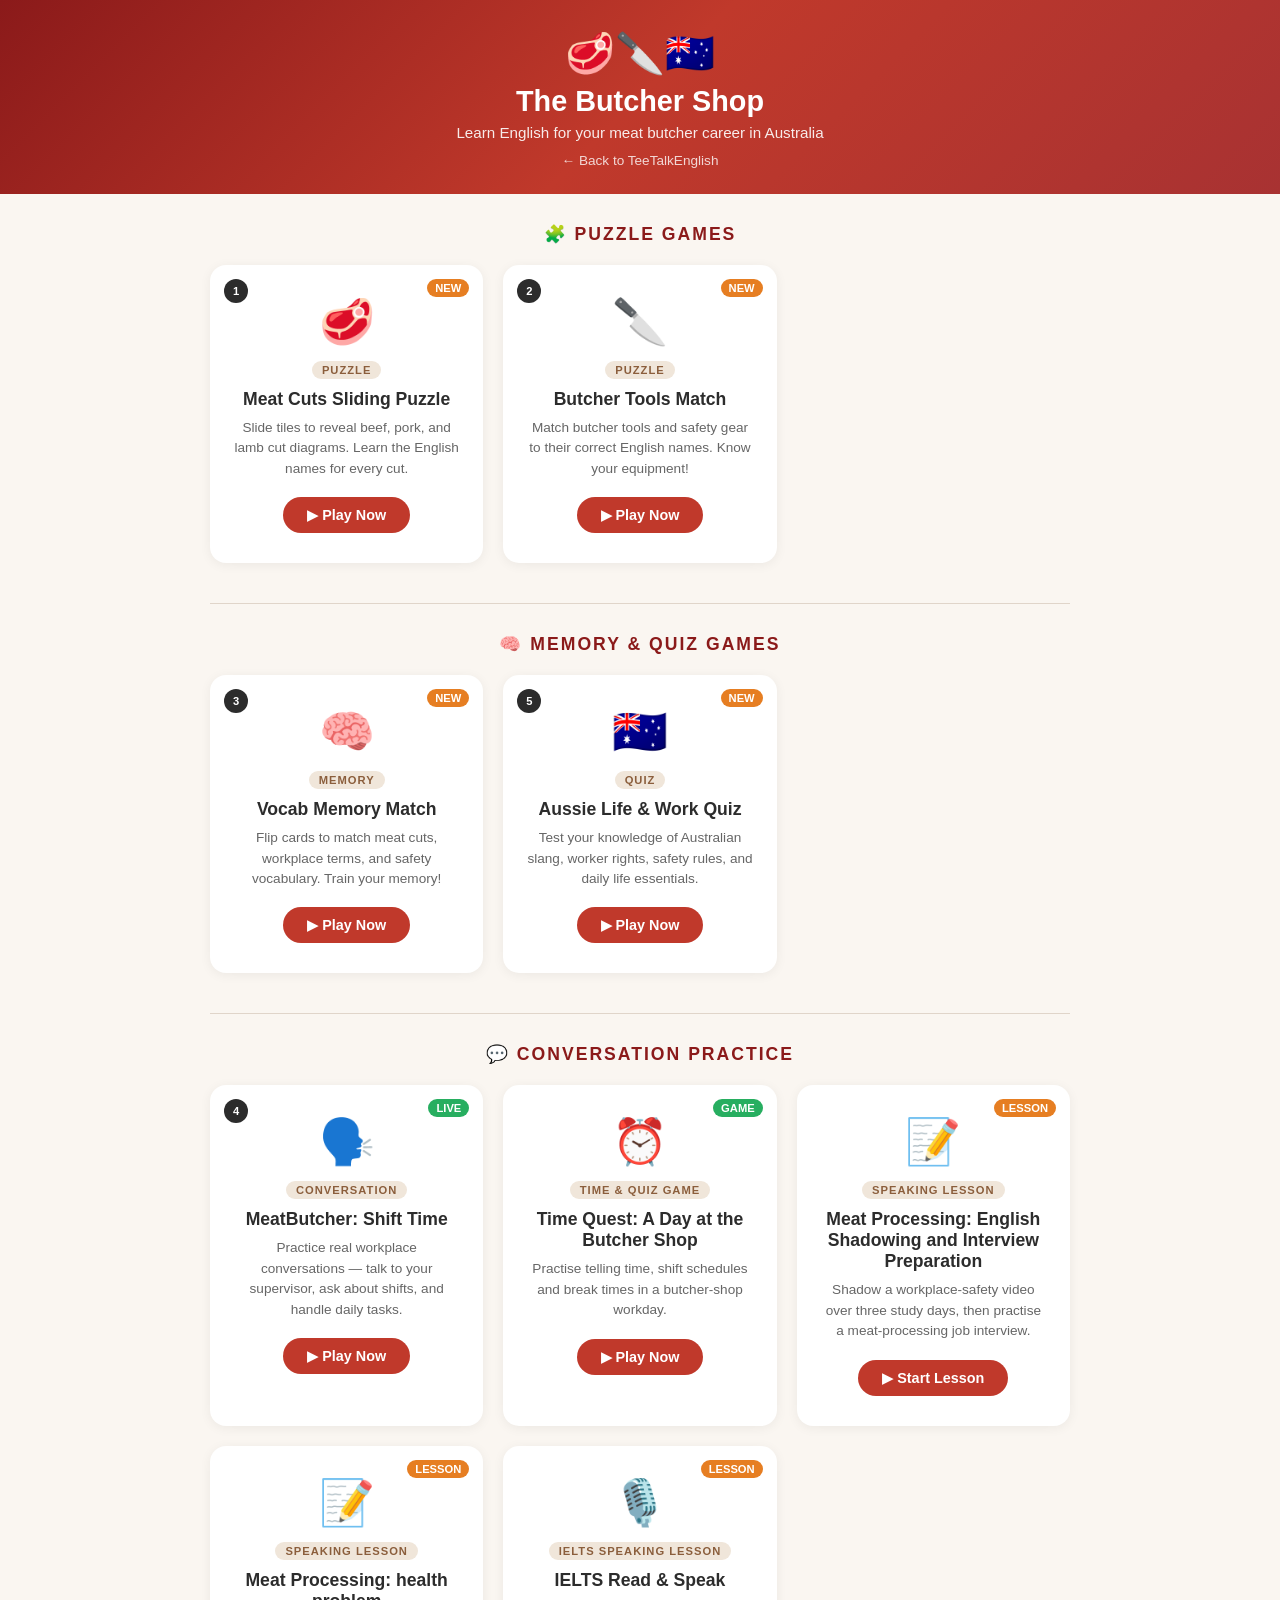
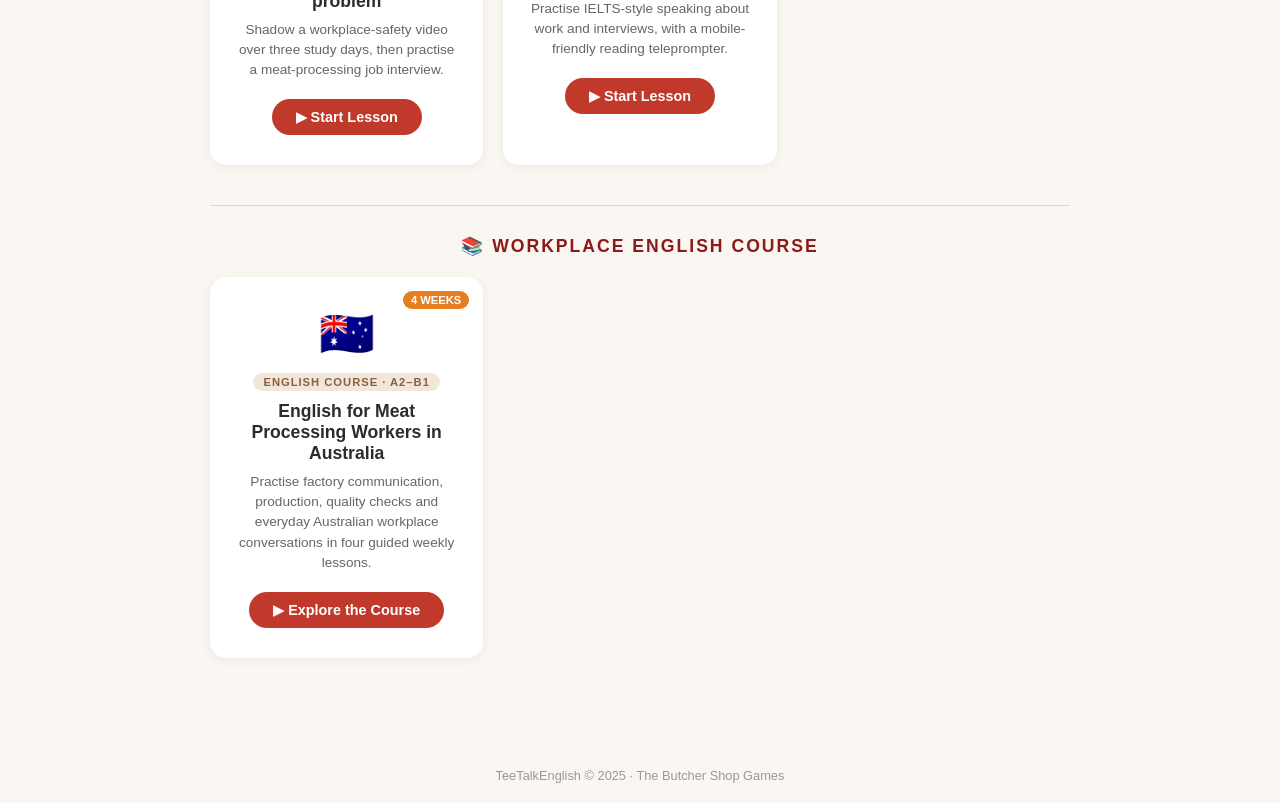
<file: index.html>
<!DOCTYPE html>
<html lang="en">
<head>
  <meta charset="UTF-8">
  <meta name="viewport" content="width=device-width, initial-scale=1.0">
  <title>🥩 The Butcher Shop – TeeTalkEnglish</title>
  <link rel="stylesheet" href="style.css">
</head>
<body>

  <!-- ============ HEADER ============ -->
  <div class="header">
    <span class="header-emoji">🥩🔪🇦🇺</span>
    <h1>The Butcher Shop</h1>
    <p>Learn English for your meat butcher career in Australia</p>
    <a href="https://teetalkenglish.github.io/" class="back-link">← Back to TeeTalkEnglish</a>
  </div>

  <!-- ============ MAIN CONTENT ============ -->
  <div class="container">

    <!-- PUZZLE GAMES -->
    <p class="section-title">🧩 Puzzle Games</p>
    <div class="game-grid">

      <!-- GAME 1 -->
      <div class="game-card">
        <span class="card-number">1</span>
        <span class="card-badge new">NEW</span>
        <span class="card-emoji">🥩</span>
        <span class="card-type">Puzzle</span>
        <h3>Meat Cuts Sliding Puzzle</h3>
        <p>Slide tiles to reveal beef, pork, and lamb cut diagrams. Learn the English names for every cut.</p>
        <a href="game1-meat-cut-puzzle/" class="btn-play">▶ Play Now</a>
      </div>

      <!-- GAME 2 -->
      <div class="game-card">
        <span class="card-number">2</span>
        <span class="card-badge new">NEW</span>
        <span class="card-emoji">🔪</span>
        <span class="card-type">Puzzle</span>
        <h3>Butcher Tools Match</h3>
        <p>Match butcher tools and safety gear to their correct English names. Know your equipment!</p>
        <a href="game2-tools-match/" class="btn-play">▶ Play Now</a>
      </div>

    </div>

    <div class="divider"></div>

    <!-- MEMORY GAMES -->
    <p class="section-title">🧠 Memory & Quiz Games</p>
    <div class="game-grid">

      <!-- GAME 3 -->
      <div class="game-card">
        <span class="card-number">3</span>
        <span class="card-badge new">NEW</span>
        <span class="card-emoji">🧠</span>
        <span class="card-type">Memory</span>
        <h3>Vocab Memory Match</h3>
        <p>Flip cards to match meat cuts, workplace terms, and safety vocabulary. Train your memory!</p>
        <a href="game3-vocab-memory/" class="btn-play">▶ Play Now</a>
      </div>

      <!-- GAME 5 -->
      <div class="game-card">
        <span class="card-number">5</span>
        <span class="card-badge new">NEW</span>
        <span class="card-emoji">🇦🇺</span>
        <span class="card-type">Quiz</span>
        <h3>Aussie Life & Work Quiz</h3>
        <p>Test your knowledge of Australian slang, worker rights, safety rules, and daily life essentials.</p>
        <a href="game5-aussie-quiz/" class="btn-play">▶ Play Now</a>
      </div>

    </div>

    <div class="divider"></div>

    <!-- CONVERSATION GAME -->
    <p class="section-title">💬 Conversation Practice</p>
    <div class="game-grid">

      <!-- GAME 4 -->
      <div class="game-card">
        <span class="card-number">4</span>
        <span class="card-badge live">LIVE</span>
        <span class="card-emoji">🗣️</span>
        <span class="card-type">Conversation</span>
        <h3>MeatButcher: Shift Time</h3>
        <p>Practice real workplace conversations — talk to your supervisor, ask about shifts, and handle daily tasks.</p>
        <a href="game4-shifttime/" class="btn-play">▶ Play Now</a>
      </div>

      <div class="game-card">
        <span class="card-badge live">GAME</span>
        <span class="card-emoji">⏰</span>
        <span class="card-type">Time &amp; quiz game</span>
        <h3>Time Quest: A Day at the Butcher Shop</h3>
        <p>Practise telling time, shift schedules and break times in a butcher-shop workday.</p>
        <a href="game-meat-processing/" class="btn-play">▶ Play Now</a>
      </div>

      <div class="game-card">
        <span class="card-badge new">LESSON</span>
        <span class="card-emoji">📝</span>
        <span class="card-type">Speaking lesson</span>
        <h3>Meat Processing: English Shadowing and Interview Preparation</h3>
        <p>Shadow a workplace-safety video over three study days, then practise a meat-processing job interview.</p>
        <a href="interview-meat-processing/" class="btn-play">▶ Start Lesson</a>
      </div>
      <div class="game-card">
        <span class="card-badge new">LESSON</span>
        <span class="card-emoji">📝</span>
        <span class="card-type">Speaking lesson</span>
        <h3>Meat Processing: health problem</h3>
        <p>Shadow a workplace-safety video over three study days, then practise a meat-processing job interview.</p>
        <a href="lesson-meat-processing/" class="btn-play">▶ Start Lesson</a>
      </div>
      <div class="game-card">
        <span class="card-badge new">LESSON</span>
        <span class="card-emoji">🎙️</span>
        <span class="card-type">IELTS speaking lesson</span>
        <h3>IELTS Read &amp; Speak</h3>
        <p>Practise IELTS-style speaking about work and interviews, with a mobile-friendly reading teleprompter.</p>
        <a href="ielts/read-speak/" class="btn-play">▶ Start Lesson</a>
      </div>

    </div>

    <div class="divider"></div>

    <!-- SEPARATE WORKPLACE ENGLISH COURSE -->
    <p class="section-title">📚 Workplace English Course</p>
    <div class="game-grid">
      <div class="game-card">
        <span class="card-badge new">4 WEEKS</span>
        <span class="card-emoji">🇦🇺</span>
        <span class="card-type">English course · A2–B1</span>
        <h3>English for Meat Processing Workers in Australia</h3>
        <p>Practise factory communication, production, quality checks and everyday Australian workplace conversations in four guided weekly lessons.</p>
        <a href="meat-processing-workers-australia/" class="btn-play">▶ Explore the Course</a>
      </div>
    </div>

  </div>

  <!-- ============ FOOTER ============ -->
  <div class="footer">
    TeeTalkEnglish © 2025 · The Butcher Shop Games
  </div>

</body>
</html>
</file>
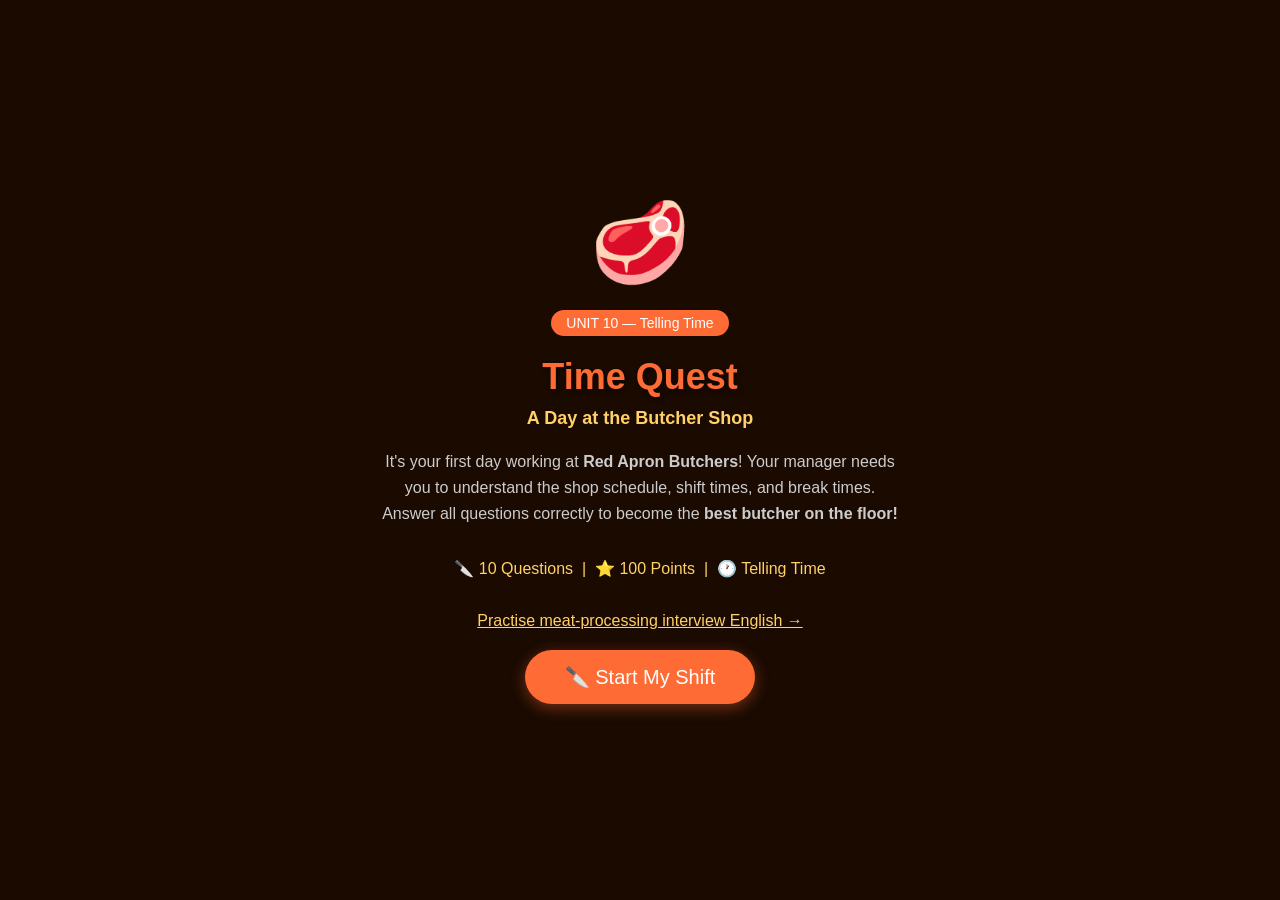
<file: game-meat-processing/index.html>
<!DOCTYPE html>
<html lang="en">
<head>
  <meta charset="UTF-8">
  <meta name="viewport" content="width=device-width, initial-scale=1.0">
  <title>Time Quest: The Butcher Shop</title>
  <style>
    * {
      margin: 0;
      padding: 0;
      box-sizing: border-box;
    }

    body {
      font-family: 'Segoe UI', Arial, sans-serif;
      background: #1a0a00;
      min-height: 100vh;
      display: flex;
      align-items: center;
      justify-content: center;
    }

    /* ── START SCREEN ── */
    #start-screen {
      text-align: center;
      color: white;
      padding: 40px;
      max-width: 600px;
    }

    .butcher-icon {
      font-size: 80px;
      margin-bottom: 20px;
      animation: bounce 1.5s infinite;
    }

    @keyframes bounce {
      0%, 100% { transform: translateY(0); }
      50%       { transform: translateY(-10px); }
    }

    #start-screen h1 {
      font-size: 36px;
      color: #ff6b35;
      text-shadow: 2px 2px 4px rgba(0,0,0,0.5);
      margin-bottom: 10px;
    }

    #start-screen h2 {
      font-size: 18px;
      color: #ffd166;
      margin-bottom: 20px;
    }

    .unit-badge {
      background: #ff6b35;
      color: white;
      padding: 5px 15px;
      border-radius: 20px;
      font-size: 14px;
      display: inline-block;
      margin-bottom: 20px;
    }

    #start-screen p {
      font-size: 16px;
      color: #ccc;
      margin-bottom: 30px;
      line-height: 1.6;
    }

    .start-btn {
      background: #ff6b35;
      color: white;
      border: none;
      padding: 15px 40px;
      font-size: 20px;
      border-radius: 30px;
      cursor: pointer;
      transition: all 0.3s;
      box-shadow: 0 4px 15px rgba(255,107,53,0.4);
    }

    .lesson-link {
      display: inline-block;
      margin-bottom: 20px;
      color: #ffd166;
    }

    .start-btn:hover {
      background: #e85d2a;
      transform: scale(1.05);
    }

    /* ── GAME SCREEN ── */
    #game-screen {
      display: none;
      width: 100%;
      max-width: 750px;
      padding: 20px;
    }

    .top-bar {
      display: flex;
      justify-content: space-between;
      align-items: center;
      margin-bottom: 20px;
    }

    .score-box {
      background: #ff6b35;
      color: white;
      padding: 8px 18px;
      border-radius: 20px;
      font-size: 16px;
      font-weight: bold;
    }

    .progress-box {
      color: #ffd166;
      font-size: 15px;
    }

    /* progress bar */
    .progress-bar-bg {
      width: 100%;
      background: #3d1a00;
      border-radius: 10px;
      height: 10px;
      margin-bottom: 20px;
    }

    .progress-bar-fill {
      height: 10px;
      background: linear-gradient(to right, #ff6b35, #ffd166);
      border-radius: 10px;
      transition: width 0.4s ease;
    }

    /* main card */
    .card {
      background: white;
      border-radius: 20px;
      padding: 30px;
      box-shadow: 0 8px 30px rgba(0,0,0,0.4);
    }

    .scene-label {
      background: #fff3ed;
      color: #ff6b35;
      font-size: 13px;
      font-weight: bold;
      padding: 4px 12px;
      border-radius: 10px;
      display: inline-block;
      margin-bottom: 15px;
      text-transform: uppercase;
      letter-spacing: 1px;
    }

    .scene-title {
      font-size: 22px;
      font-weight: bold;
      color: #1a0a00;
      margin-bottom: 20px;
    }

    /* character dialogue */
    .dialogue-box {
      display: flex;
      align-items: flex-start;
      gap: 15px;
      background: #fff8f5;
      border-left: 5px solid #ff6b35;
      border-radius: 12px;
      padding: 15px 20px;
      margin-bottom: 20px;
    }

    .avatar {
      font-size: 40px;
      flex-shrink: 0;
    }

    .dialogue-content {
      flex: 1;
    }

    .speaker-name {
      font-weight: bold;
      color: #ff6b35;
      font-size: 14px;
      margin-bottom: 5px;
    }

    .dialogue-text {
      font-size: 17px;
      color: #333;
      line-height: 1.5;
    }

    /* question */
    .question-text {
      font-size: 19px;
      font-weight: bold;
      color: #1a0a00;
      margin-bottom: 18px;
    }

    /* options */
    .options-grid {
      display: grid;
      gap: 12px;
    }

    .option-btn {
      background: #f0f4ff;
      border: 2px solid #d0d8f0;
      border-radius: 12px;
      padding: 14px 18px;
      font-size: 16px;
      color: #333;
      cursor: pointer;
      text-align: left;
      transition: all 0.2s;
      display: flex;
      align-items: center;
      gap: 12px;
    }

    .option-btn:hover:not(:disabled) {
      background: #fff3ed;
      border-color: #ff6b35;
      transform: translateX(4px);
    }

    .option-letter {
      background: #d0d8f0;
      color: #555;
      width: 30px;
      height: 30px;
      border-radius: 50%;
      display: flex;
      align-items: center;
      justify-content: center;
      font-weight: bold;
      font-size: 14px;
      flex-shrink: 0;
      transition: all 0.2s;
    }

    .option-btn.correct {
      background: #e8faf0;
      border-color: #22c55e;
    }

    .option-btn.correct .option-letter {
      background: #22c55e;
      color: white;
    }

    .option-btn.wrong {
      background: #fef2f2;
      border-color: #ef4444;
    }

    .option-btn.wrong .option-letter {
      background: #ef4444;
      color: white;
    }

    /* feedback */
    .feedback-box {
      margin-top: 18px;
      padding: 14px 18px;
      border-radius: 12px;
      font-size: 16px;
      font-weight: bold;
      display: none;
    }

    .feedback-box.correct {
      background: #e8faf0;
      color: #16a34a;
      border: 2px solid #22c55e;
    }

    .feedback-box.wrong {
      background: #fef2f2;
      color: #dc2626;
      border: 2px solid #ef4444;
    }

    /* next button */
    .next-btn {
      margin-top: 20px;
      background: #ff6b35;
      color: white;
      border: none;
      padding: 13px 35px;
      font-size: 17px;
      border-radius: 25px;
      cursor: pointer;
      display: none;
      transition: all 0.3s;
      box-shadow: 0 4px 12px rgba(255,107,53,0.3);
    }

    .next-btn:hover {
      background: #e85d2a;
      transform: scale(1.03);
    }

    /* ── FINAL SCREEN ── */
    #final-screen {
      display: none;
      text-align: center;
      color: white;
      padding: 40px 20px;
      max-width: 600px;
    }

    .trophy {
      font-size: 80px;
      margin-bottom: 20px;
    }

    #final-screen h1 {
      font-size: 32px;
      color: #ffd166;
      margin-bottom: 10px;
    }

    .final-score-circle {
      width: 130px;
      height: 130px;
      background: #ff6b35;
      border-radius: 50%;
      display: flex;
      flex-direction: column;
      align-items: center;
      justify-content: center;
      margin: 20px auto;
      box-shadow: 0 4px 20px rgba(255,107,53,0.5);
    }

    .final-score-number {
      font-size: 42px;
      font-weight: bold;
      color: white;
      line-height: 1;
    }

    .final-score-label {
      font-size: 13px;
      color: #ffe0d0;
    }

    .result-message {
      font-size: 20px;
      color: #ffd166;
      margin: 20px 0;
      font-weight: bold;
    }

    .result-detail {
      font-size: 16px;
      color: #ccc;
      margin-bottom: 30px;
      line-height: 1.6;
    }

    .play-again-btn {
      background: #ff6b35;
      color: white;
      border: none;
      padding: 14px 40px;
      font-size: 18px;
      border-radius: 30px;
      cursor: pointer;
      transition: all 0.3s;
      box-shadow: 0 4px 15px rgba(255,107,53,0.4);
    }

    .play-again-btn:hover {
      background: #e85d2a;
      transform: scale(1.05);
    }

    /* star rating */
    .stars {
      font-size: 40px;
      margin: 10px 0;
    }
  </style>
</head>
<body>

  <!-- ══════════════════════════════════
       START SCREEN
  ══════════════════════════════════ -->
  <div id="start-screen">
    <div class="butcher-icon">🥩</div>
    <div class="unit-badge">UNIT 10 — Telling Time</div>
    <h1>Time Quest</h1>
    <h2>A Day at the Butcher Shop</h2>
    <p>
      It's your first day working at <strong>Red Apron Butchers</strong>!
      Your manager needs you to understand the shop schedule,
      shift times, and break times. Answer all questions correctly
      to become the <strong>best butcher on the floor!</strong>
    </p>
    <p style="color:#ffd166; margin-bottom:30px;">
      🔪 10 Questions &nbsp;|&nbsp; ⭐ 100 Points &nbsp;|&nbsp; 🕐 Telling Time
    </p>
    <a class="lesson-link" href="../lesson-meat-processing/">Practise meat-processing interview English →</a>
    <button class="start-btn" onclick="startGame()">
      🔪 Start My Shift
    </button>
  </div>

  <!-- ══════════════════════════════════
       GAME SCREEN
  ══════════════════════════════════ -->
  <div id="game-screen">
    <div class="top-bar">
      <div class="score-box">⭐ Score: <span id="score-display">0</span></div>
      <div class="progress-box">Question <span id="q-num">1</span> of 10</div>
    </div>
    <div class="progress-bar-bg">
      <div class="progress-bar-fill" id="progress-fill" style="width:0%"></div>
    </div>
    <div class="card">
      <div class="scene-label" id="scene-label"></div>
      <div class="scene-title" id="scene-title"></div>
      <div class="dialogue-box">
        <div class="avatar" id="avatar"></div>
        <div class="dialogue-content">
          <div class="speaker-name" id="speaker-name"></div>
          <div class="dialogue-text" id="dialogue-text"></div>
        </div>
      </div>
      <div class="question-text" id="question-text"></div>
      <div class="options-grid" id="options-container"></div>
      <div class="feedback-box" id="feedback-box"></div>
      <button class="next-btn" id="next-btn" onclick="nextQuestion()">
        Next ➜
      </button>
    </div>
  </div>

  <!-- ══════════════════════════════════
       FINAL SCREEN
  ══════════════════════════════════ -->
  <div id="final-screen">
    <div class="trophy" id="trophy-icon">🏆</div>
    <h1>Shift Complete!</h1>
    <div class="stars" id="stars-display"></div>
    <div class="final-score-circle">
      <div class="final-score-number" id="final-score-number">0</div>
      <div class="final-score-label">out of 100</div>
    </div>
    <div class="result-message" id="result-message"></div>
    <div class="result-detail" id="result-detail"></div>
    <button class="play-again-btn" onclick="restartGame()">
      🔄 Work Another Shift
    </button>
  </div>

  <!-- ══════════════════════════════════
       JAVASCRIPT
  ══════════════════════════════════ -->
  <script>
    const gameData = [
      {
        sceneLabel: "🔪 Scene 1 — Arriving at Work",
        title: "Your First Morning",
        avatar: "👨‍🍳",
        speaker: "Manager Dave",
        dialogue: "Good morning! What time do you start your shift today?",
        question: "Choose the BEST answer.",
        options: [
          "I start at six o'clock in the morning.",
          "I start very early time.",
          "I start at the butcher shop.",
          "I am starting now please."
        ],
        correct: 0,
        feedbackCorrect: "✅ Great answer! Always say the time clearly.",
        feedbackWrong: "❌ Not quite. Say the time clearly: 'I start at six o'clock in the morning.'"
      },
      {
        sceneLabel: "🔪 Scene 2 — End of Shift",
        title: "Planning Your Day",
        avatar: "👨‍🍳",
        speaker: "Manager Dave",
        dialogue: "You start at six o'clock. You finish at two thirty in the afternoon. How long is your shift?",
        question: "How long is the shift?",
        options: [
          "Six hours",
          "Eight hours and thirty minutes",
          "Ten hours",
          "Two hours"
        ],
        correct: 1,
        feedbackCorrect: "✅ Correct! From 6:00 AM to 2:30 PM is eight and a half hours.",
        feedbackWrong: "❌ Count again. From 6:00 AM to 2:30 PM is eight hours and thirty minutes."
      },
      {
        sceneLabel: "☕ Scene 3 — Break Time",
        title: "First Break",
        avatar: "👩‍🍳",
        speaker: "Coworker Lisa",
        dialogue: "Hey! What time is our first break?",
        question: "Choose the BEST answer.",
        options: [
          "Our break is very nice.",
          "We have a break at nine thirty.",
          "Break at work now.",
          "I don't know the break."
        ],
        correct: 1,
        feedbackCorrect: "✅ Perfect! 'We have a break at nine thirty' is very clear.",
        feedbackWrong: "❌ Try again. Say: 'We have a break at nine thirty.'"
      },
      {
        sceneLabel: "☕ Scene 4 — Break Length",
        title: "How Long Is the Break?",
        avatar: "👩‍🍳",
        speaker: "Coworker Lisa",
        dialogue: "How long is the break?",
        question: "Choose the BEST answer.",
        options: [
          "The break is very short.",
          "Break is fifteen minutes long.",
          "It is fifteen minutes.",
          "I finish break now."
        ],
        correct: 2,
        feedbackCorrect: "✅ Correct! 'It is fifteen minutes' is the best answer.",
        feedbackWrong: "❌ The best answer is: 'It is fifteen minutes.'"
      },
      {
        sceneLabel: "🍖 Scene 5 — Lunch Break",
        title: "Lunchtime Schedule",
        avatar: "👨‍🍳",
        speaker: "Manager Dave",
        dialogue: "Lunch break starts at twelve o'clock. It is thirty minutes. What time do you go back to work?",
        question: "What time does lunch finish?",
        options: [
          "Twelve thirty",
          "One o'clock",
          "Twelve fifteen",
          "Two o'clock"
        ],
        correct: 0,
        feedbackCorrect: "✅ That's right! 12:00 plus 30 minutes is twelve thirty.",
        feedbackWrong: "❌ Think again. 12:00 plus 30 minutes is twelve thirty."
      },
      {
        sceneLabel: "🕐 Scene 6 — Time Vocabulary",
        title: "Reading the Clock",
        avatar: "📋",
        speaker: "Shop Sign",
        dialogue: "The shop opens at half past seven in the morning.",
        question: "What time does the shop open?",
        options: [
          "7:15",
          "7:45",
          "7:30",
          "8:00"
        ],
        correct: 2,
        feedbackCorrect: "✅ Correct! Half past seven means 7:30.",
        feedbackWrong: "❌ Remember: half past seven = 7:30."
      },
      {
        sceneLabel: "🕐 Scene 7 — Time Vocabulary",
        title: "Closing Time",
        avatar: "📋",
        speaker: "Shop Sign",
        dialogue: "The butcher shop closes at quarter to six in the evening.",
        question: "What time does the shop close?",
        options: [
          "6:15",
          "5:45",
          "6:45",
          "5:15"
        ],
        correct: 1,
        feedbackCorrect: "✅ Correct! Quarter to six means 5:45.",
        feedbackWrong: "❌ Remember: quarter to six = 5:45. (15 minutes before 6:00)"
      },
      {
        sceneLabel: "⏰ Scene 8 — Being On Time",
        title: "Don't Be Late!",
        avatar: "👨‍🍳",
        speaker: "Manager Dave",
        dialogue: "Please do not be late tomorrow. The morning shift starts at six o'clock sharp.",
        question: "What is the BEST reply?",
        options: [
          "Don't worry, I am always on time.",
          "OK I come maybe.",
          "Six is very early time.",
          "I will try to come."
        ],
        correct: 0,
        feedbackCorrect: "✅ Excellent! 'Don't worry, I am always on time' sounds very professional.",
        feedbackWrong: "❌ The best reply is: 'Don't worry, I am always on time.'"
      },
      {
        sceneLabel: "🔄 Scene 9 — Afternoon Shift",
        title: "Shift Change",
        avatar: "👩‍🍳",
        speaker: "Coworker Lisa",
        dialogue: "I work the afternoon shift today. I start at two thirty and finish at ten o'clock at night.",
        question: "What shift does Lisa work?",
        options: [
          "Morning shift",
          "Night shift",
          "Afternoon shift",
          "Overtime shift"
        ],
        correct: 2,
        feedbackCorrect: "✅ Correct! Lisa works the afternoon shift.",
        feedbackWrong: "❌ Listen carefully. Lisa said 'I work the afternoon shift.'"
      },
      {
        sceneLabel: "💪 Scene 10 — Overtime",
        title: "Working Extra Hours",
        avatar: "👨‍🍳",
        speaker: "Manager Dave",
        dialogue: "We are very busy today. Can you work overtime? You finish at two thirty, but can you stay until four o'clock?",
        question: "How much overtime will you work?",
        options: [
          "Thirty minutes",
          "Two hours",
          "One hour",
          "One hour and thirty minutes"
        ],
        correct: 3,
        feedbackCorrect: "✅ Correct! From 2:30 to 4:00 is one hour and thirty minutes of overtime.",
        feedbackWrong: "❌ Count again. From 2:30 PM to 4:00 PM is one hour and thirty minutes."
      }
    ];

    let currentQuestion = 0;
    let score = 0;

    function startGame() {
      document.getElementById("start-screen").style.display = "none";
      document.getElementById("game-screen").style.display = "block";
      loadQuestion();
    }

    function loadQuestion() {
      const data = gameData[currentQuestion];

      // update top bar
      document.getElementById("score-display").textContent = score;
      document.getElementById("q-num").textContent = currentQuestion + 1;
      document.getElementById("progress-fill").style.width =
        (currentQuestion / gameData.length * 100) + "%";

      // fill card
      document.getElementById("scene-label").textContent = data.sceneLabel;
      document.getElementById("scene-title").textContent = data.title;
      document.getElementById("avatar").textContent = data.avatar;
      document.getElementById("speaker-name").textContent = data.speaker;
      document.getElementById("dialogue-text").textContent = data.dialogue;
      document.getElementById("question-text").textContent = data.question;

      // clear old state
      document.getElementById("feedback-box").style.display = "none";
      document.getElementById("feedback-box").className = "feedback-box";
      document.getElementById("next-btn").style.display = "none";

      // build options
      const container = document.getElementById("options-container");
      container.innerHTML = "";
      const letters = ["A", "B", "C", "D"];
      data.options.forEach((opt, i) => {
        const btn = document.createElement("button");
        btn.className = "option-btn";
        btn.innerHTML = `
          <span class="option-letter">${letters[i]}</span>
          <span>${opt}</span>
        `;
        btn.onclick = () => checkAnswer(i);
        container.appendChild(btn);
      });
    }

    function checkAnswer(selected) {
      const data = gameData[currentQuestion];
      const buttons = document.querySelectorAll(".option-btn");

      // disable all buttons
      buttons.forEach(btn => btn.disabled = true);

      // highlight correct and wrong
      buttons[data.correct].classList.add("correct");
      if (selected !== data.correct) {
        buttons[selected].classList.add("wrong");
      }

      // feedback
      const feedbackBox = document.getElementById("feedback-box");
      feedbackBox.style.display = "block";

      if (selected === data.correct) {
        feedbackBox.textContent = data.feedbackCorrect;
        feedbackBox.className = "feedback-box correct";
        score += 10;
        document.getElementById("score-display").textContent = score;
      } else {
        feedbackBox.textContent = data.feedbackWrong;
        feedbackBox.className = "feedback-box wrong";
      }

      // show next button
      document.getElementById("next-btn").style.display = "inline-block";

      // last question label
      if (currentQuestion === gameData.length - 1) {
        document.getElementById("next-btn").textContent = "See My Results 🏆";
      } else {
        document.getElementById("next-btn").textContent = "Next ➜";
      }
    }

    function nextQuestion() {
      currentQuestion++;
      if (currentQuestion < gameData.length) {
        loadQuestion();
      } else {
        showFinalScreen();
      }
    }

    function showFinalScreen() {
      document.getElementById("game-screen").style.display = "none";
      document.getElementById("final-screen").style.display = "block";

      document.getElementById("final-score-number").textContent = score;

      let trophy, stars, message, detail;

      if (score === 100) {
        trophy   = "🏆";
        stars    = "⭐⭐⭐";
        message  = "Perfect Score! You are the Master Butcher!";
        detail   = "You know all your shift times, break times, and time expressions perfectly. Your manager is very impressed!";
      } else if (score >= 80) {
        trophy   = "🥇";
        stars    = "⭐⭐⭐";
        message  = "Excellent! You are always on time!";
        detail   = "Great work! You understand shift times and time expressions very well. Keep it up!";
      } else if (score >= 60) {
        trophy   = "🥈";
        stars    = "⭐⭐";
        message  = "Good job! You are getting better!";
        detail   = "You know most of the time vocabulary. Review 'half past', 'quarter to', and break times.";
      } else if (score >= 40) {
        trophy   = "🥉";
        stars    = "⭐";
        message  = "Keep practicing! You can do it!";
        detail   = "Review the time expressions in Unit 10. Pay attention to o'clock, half past, and quarter to.";
      } else {
        trophy   = "🔪";
        stars    = "";
        message  = "Don't give up! Try again!";
        detail   = "Go back and study Unit 10 time expressions. Then play again — you will improve!";
      }

      document.getElementById("trophy-icon").textContent   = trophy;
      document.getElementById("stars-display").textContent = stars;
      document.getElementById("result-message").textContent = message;
      document.getElementById("result-detail").textContent  = detail;
    }

    function restartGame() {
      currentQuestion = 0;
      score           = 0;
      document.getElementById("final-screen").style.display  = "none";
      document.getElementById("game-screen").style.display   = "block";
      loadQuestion();
    }
  </script>
</body>
</html>
</file>
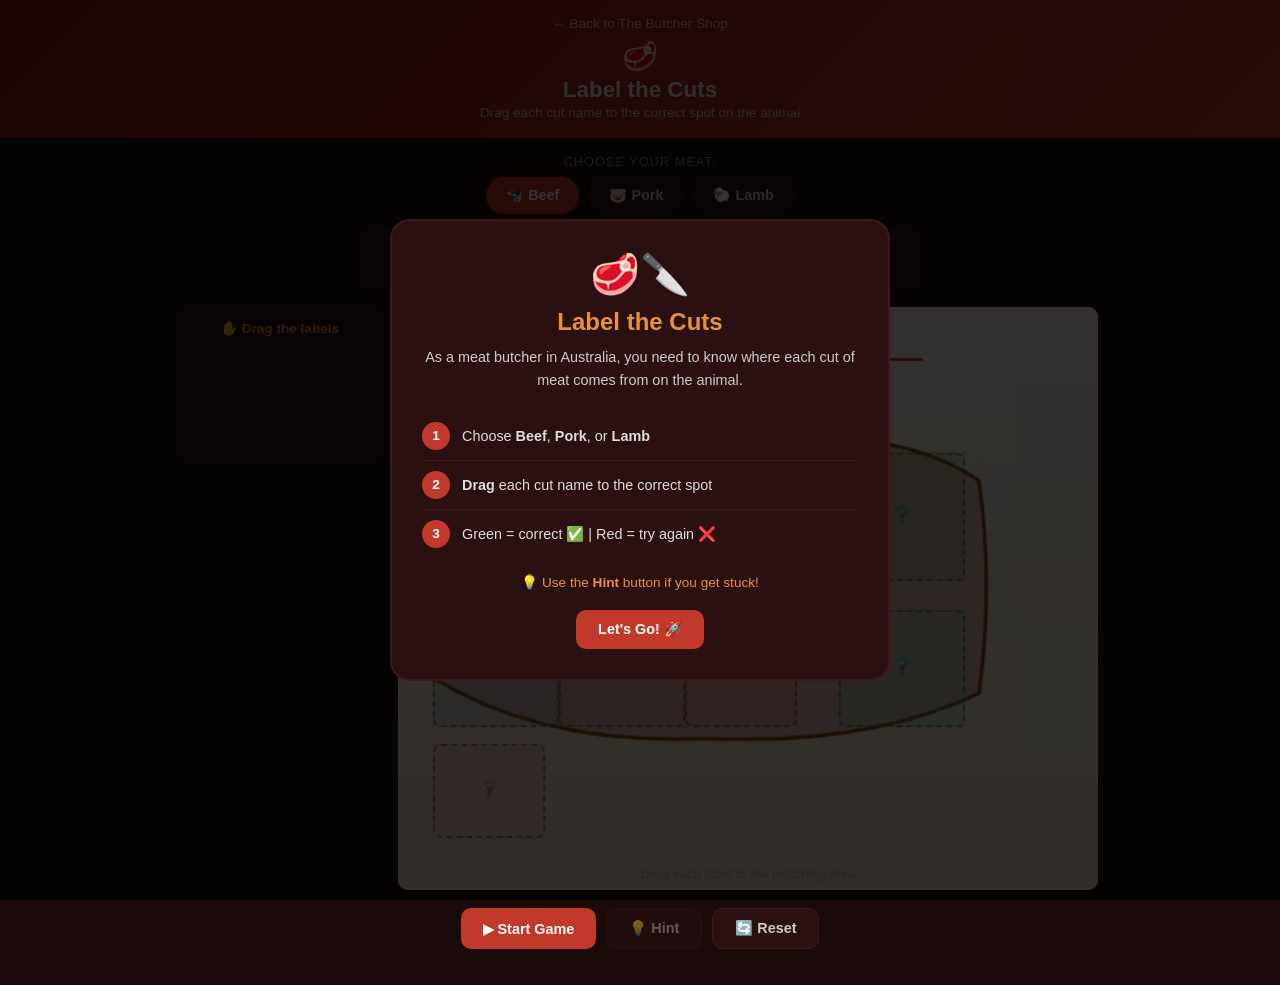
<file: game1-meat-cut-puzzle/index.html>
<!DOCTYPE html>
<html lang="en">
<head>
  <meta charset="UTF-8">
  <meta name="viewport" content="width=device-width, initial-scale=1.0">
  <title>🥩 Label the Cuts – The Butcher Shop</title>
  <link rel="stylesheet" href="styles.css">
</head>
<body>

  <!-- ============ HEADER ============ -->
  <header class="header">
    <a href="../" class="back-link">← Back to The Butcher Shop</a>
    <div class="header-content">
      <span class="header-emoji">🥩</span>
      <h1>Label the Cuts</h1>
      <p class="subtitle">Drag each cut name to the correct spot on the animal</p>
    </div>
  </header>

  <!-- ============ GAME CONTAINER ============ -->
  <div class="game-container">

    <!-- ANIMAL SELECTOR -->
    <div class="animal-selector">
      <p class="selector-label">Choose your meat:</p>
      <div class="selector-buttons">
        <button class="animal-btn active" data-animal="beef">🐄 Beef</button>
        <button class="animal-btn" data-animal="pork">🐷 Pork</button>
        <button class="animal-btn" data-animal="lamb">🐑 Lamb</button>
      </div>
    </div>

    <!-- STATS BAR -->
    <div class="stats-bar">
      <div class="stat">
        <span class="stat-label">Placed</span>
        <span id="placedCount" class="stat-value">0/0</span>
      </div>
      <div class="stat">
        <span class="stat-label">Mistakes</span>
        <span id="mistakeCount" class="stat-value">0</span>
      </div>
      <div class="stat">
        <span class="stat-label">Time</span>
        <span id="timer" class="stat-value">00:00</span>
      </div>
      <div class="stat">
        <span class="stat-label">Score</span>
        <span id="score" class="stat-value">0</span>
      </div>
    </div>

    <!-- MAIN GAME AREA -->
    <div class="game-area">

      <!-- LEFT: Draggable labels -->
      <div class="labels-panel">
        <h3 class="panel-title">✋ Drag the labels</h3>
        <div id="labelContainer" class="label-container">
          <!-- Labels generated by JS -->
        </div>
      </div>

      <!-- RIGHT: Animal diagram with drop zones -->
      <div class="diagram-panel">
        <div id="animalDiagram" class="animal-diagram">
          <!-- Canvas draws the animal body -->
          <canvas id="animalCanvas" width="480" height="400"></canvas>
          <!-- Drop zones are positioned over the canvas by JS -->
          <div id="dropZoneContainer" class="drop-zone-container">
            <!-- Drop zones generated by JS -->
          </div>
        </div>
      </div>

    </div>

    <!-- CONTROLS -->
    <div class="controls">
      <button id="startBtn" class="btn btn-primary">▶ Start Game</button>
      <button id="hintBtn" class="btn btn-secondary" disabled>💡 Hint</button>
      <button id="resetBtn" class="btn btn-secondary">🔄 Reset</button>
    </div>

    <!-- HINT TOOLTIP -->
    <div id="hintTooltip" class="hint-tooltip hidden">
      <span id="hintText"></span>
    </div>

  </div>

  <!-- ============ WIN MODAL ============ -->
  <div id="winModal" class="modal-overlay hidden">
    <div class="modal">
      <div class="modal-emoji">🎉</div>
      <h2>Great Job!</h2>
      <p id="winMessage" class="win-message"></p>

      <!-- Score breakdown -->
      <div class="score-breakdown">
        <div class="score-row">
          <span>✅ Correct placements</span>
          <span id="winPlaced" class="score-val"></span>
        </div>
        <div class="score-row">
          <span>❌ Mistakes</span>
          <span id="winMistakes" class="score-val"></span>
        </div>
        <div class="score-row">
          <span>⏱️ Time</span>
          <span id="winTime" class="score-val"></span>
        </div>
        <div class="score-row total">
          <span>⭐ Final Score</span>
          <span id="winScore" class="score-val"></span>
        </div>
      </div>

      <!-- What you learned -->
      <div class="learned-section">
        <h3>📚 What you learned:</h3>
        <div id="learnedList" class="learned-list">
          <!-- Filled by JS -->
        </div>
      </div>

      <div class="modal-buttons">
        <button id="winNextBtn" class="btn btn-primary">Next Animal →</button>
        <button id="winReplayBtn" class="btn btn-secondary">🔄 Try Again</button>
      </div>
    </div>
  </div>

  <!-- ============ INTRO MODAL ============ -->
  <div id="introModal" class="modal-overlay">
    <div class="modal">
      <div class="modal-emoji">🥩🔪</div>
      <h2>Label the Cuts</h2>
      <p class="intro-text">
        As a meat butcher in Australia, you need to know 
        where each cut of meat comes from on the animal.
      </p>
      <div class="intro-steps">
        <div class="intro-step">
          <span class="step-num">1</span>
          <span>Choose <strong>Beef</strong>, <strong>Pork</strong>, or <strong>Lamb</strong></span>
        </div>
        <div class="intro-step">
          <span class="step-num">2</span>
          <span><strong>Drag</strong> each cut name to the correct spot</span>
        </div>
        <div class="intro-step">
          <span class="step-num">3</span>
          <span>Green = correct ✅ | Red = try again ❌</span>
        </div>
      </div>
      <p class="intro-tip">💡 Use the <strong>Hint</strong> button if you get stuck!</p>
      <button id="introStartBtn" class="btn btn-primary">Let's Go! 🚀</button>
    </div>
  </div>

  <!-- ============ SCRIPTS ============ -->
  <script src="script.js"></script>

</body>
</html>
</file>
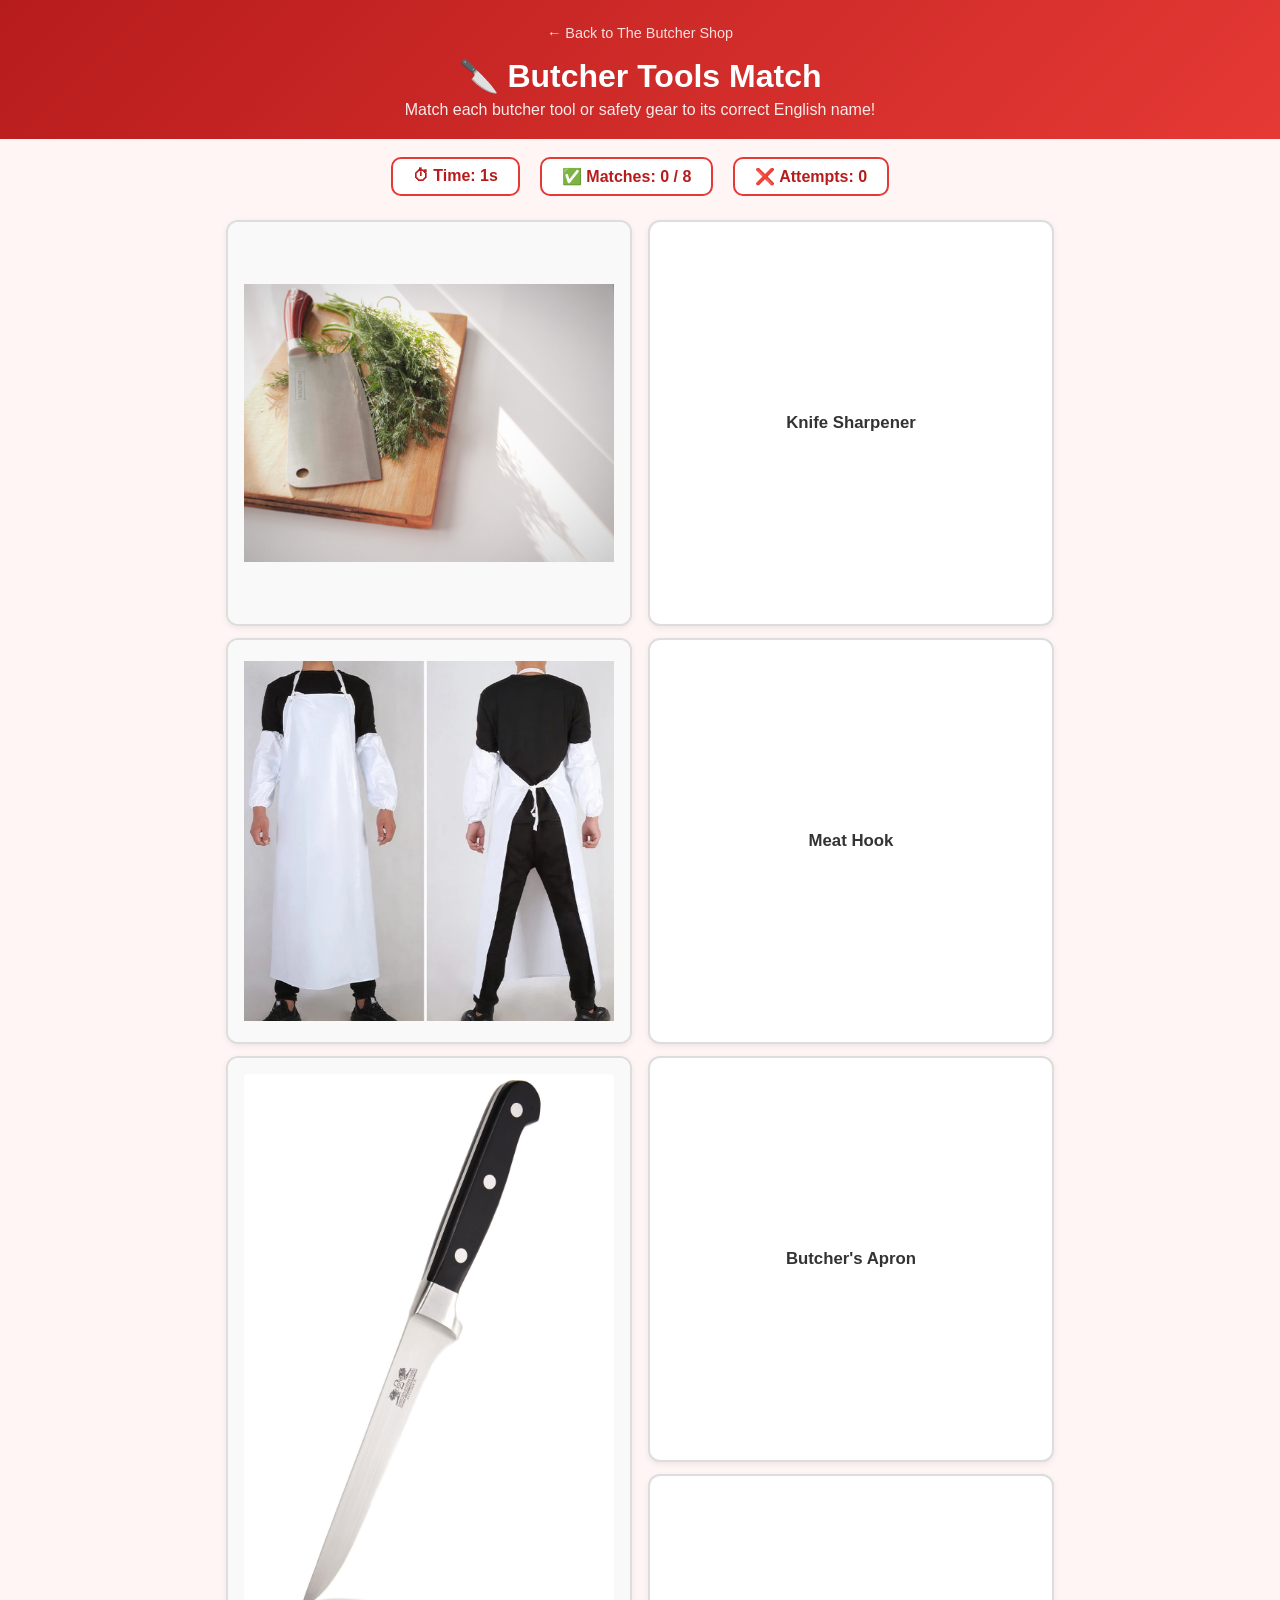
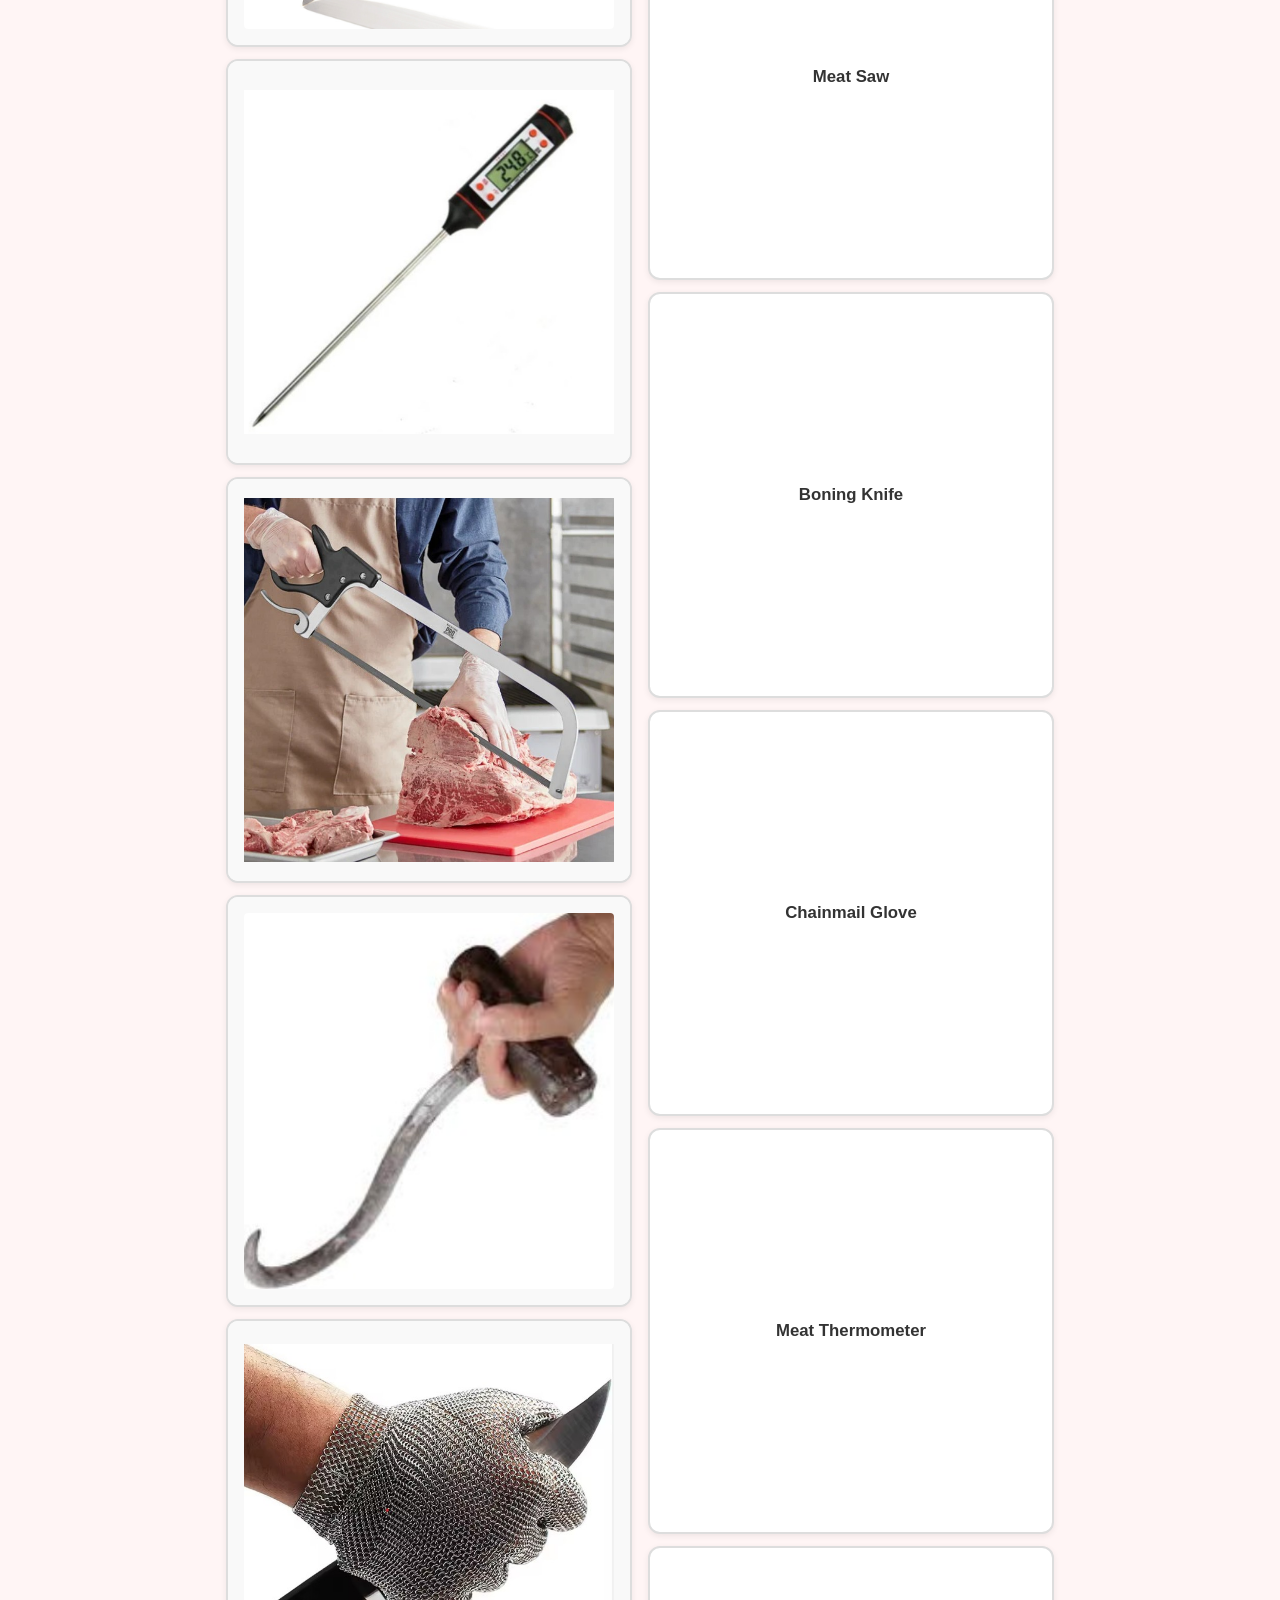
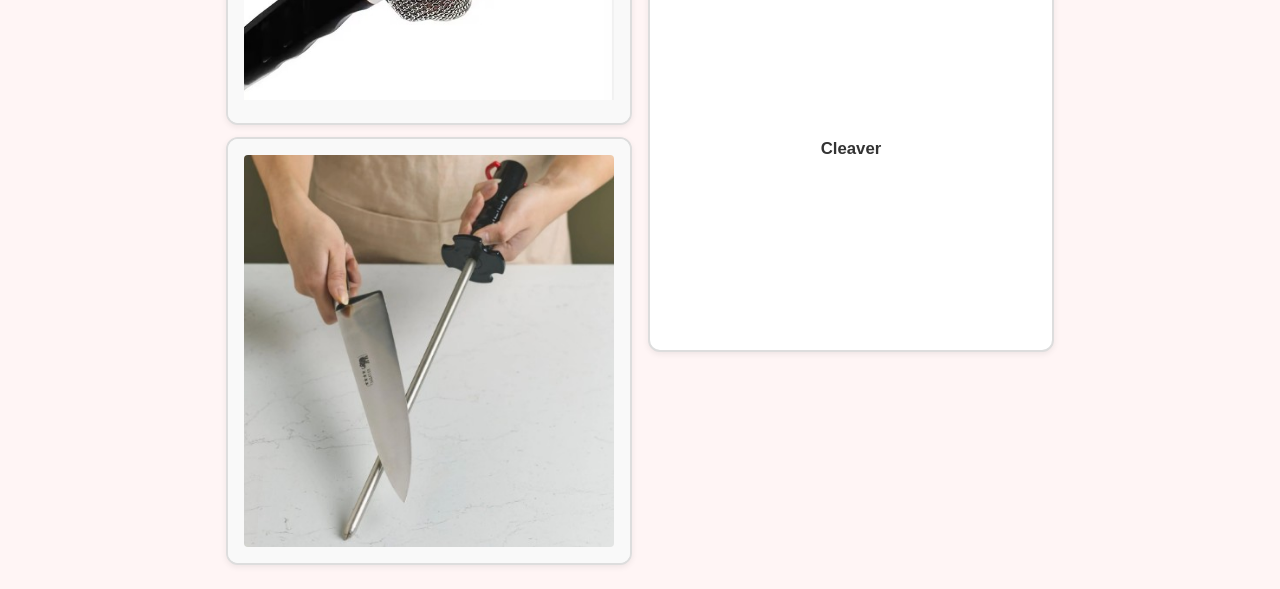
<file: game2-tools-match/index.html>
<!DOCTYPE html>
<html lang="en">
<head>
  <meta charset="UTF-8" />
  <meta name="viewport" content="width=device-width, initial-scale=1.0"/>
  <title>Butcher Tools Match – The Butcher Shop</title>
  <link rel="stylesheet" href="style.css" />
</head>
<body>

  <header>
    <a href="../index.html" class="back-btn">← Back to The Butcher Shop</a>
    <h1>🔪 Butcher Tools Match</h1>
    <p>Match each butcher tool or safety gear to its correct English name!</p>
  </header>

  <main>
    <div class="hud">
      <div class="hud-box">⏱ Time: <span id="timer">0</span>s</div>
      <div class="hud-box">✅ Matches: <span id="score">0</span> / <span id="total">0</span></div>
      <div class="hud-box">❌ Attempts: <span id="attempts">0</span></div>
    </div>

    <div id="game-board" class="game-board"></div>

    <div id="result-banner" class="result-banner hidden">
      🎉 Well done! You matched all the tools!<br/>
      <span id="final-stats"></span><br/>
      <button onclick="restartGame()">🔄 Play Again</button>
    </div>
  </main>

  <script src="script.js"></script>
</body>
</html>
</file>
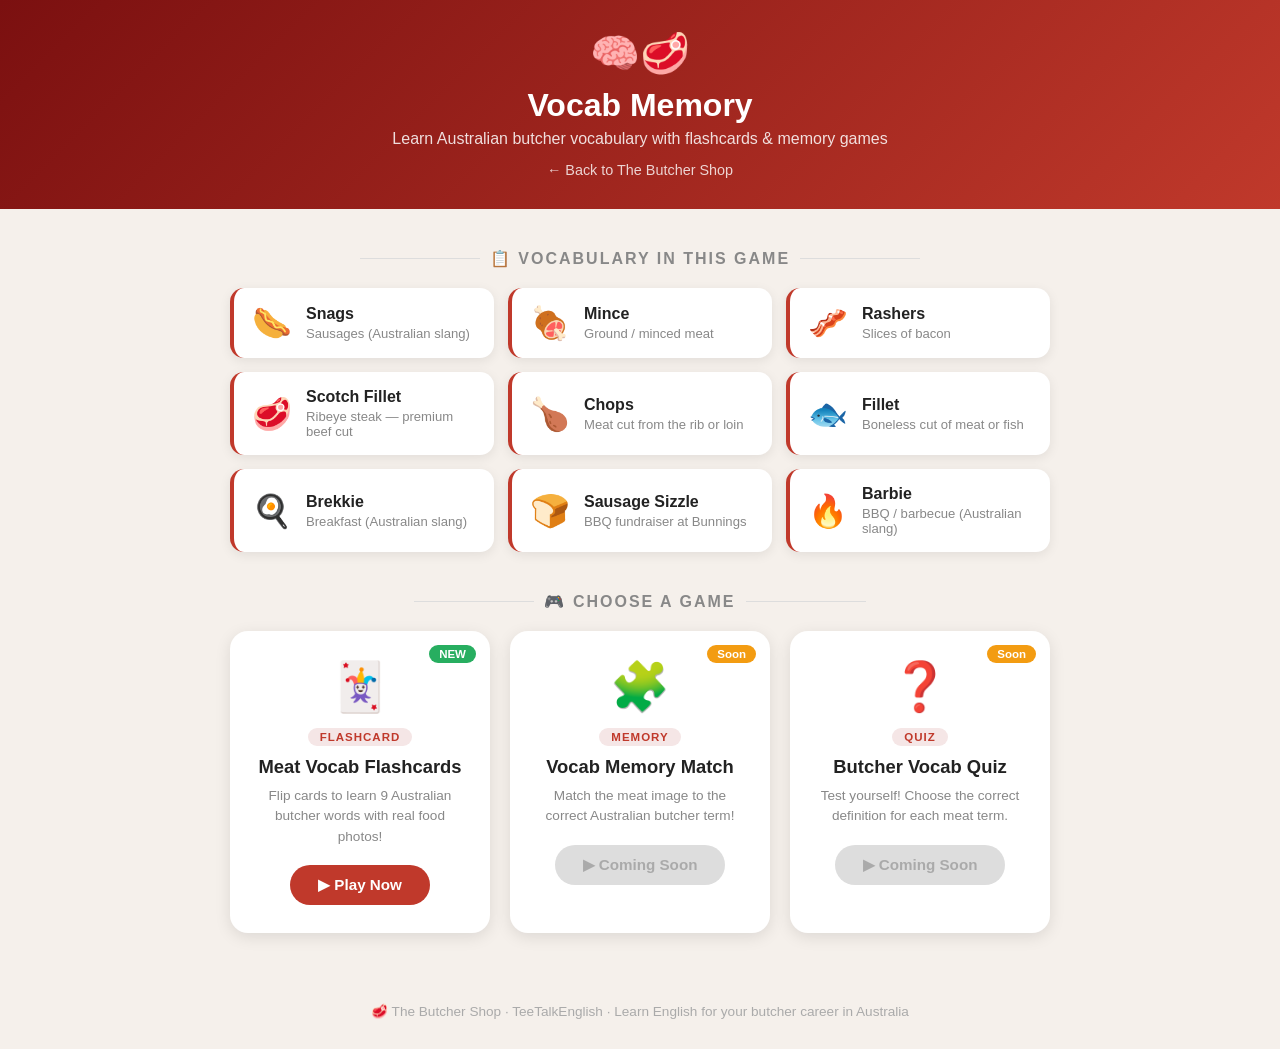
<file: game3-vocab-memory/index.html>
<!DOCTYPE html>
<html lang="en">
<head>
    <meta charset="UTF-8">
    <meta name="viewport" content="width=device-width, initial-scale=1.0">
    <title>Vocab Memory — The Butcher Shop</title>
    <style>
        * { margin: 0; padding: 0; box-sizing: border-box; }

        body {
            font-family: 'Segoe UI', sans-serif;
            background: #f5f0eb;
            min-height: 100vh;
        }

        /* ── HEADER ── */
        header {
            background: linear-gradient(135deg, #7B1010, #C0392B);
            color: white;
            padding: 30px 20px;
            text-align: center;
        }
        .header-icons { font-size: 2.5em; margin-bottom: 10px; }
        header h1 { font-size: 2em; margin-bottom: 6px; }
        header p { opacity: 0.85; font-size: 1em; }
        .back-link {
            display: inline-block;
            margin-top: 14px;
            color: rgba(255,255,255,0.8);
            text-decoration: none;
            font-size: 0.9em;
        }
        .back-link:hover { color: white; text-decoration: underline; }

        /* ── MAIN ── */
        main {
            max-width: 860px;
            margin: 40px auto;
            padding: 0 20px;
        }

        /* ── SECTION TITLE ── */
        .section-title {
            text-align: center;
            font-size: 1em;
            font-weight: 700;
            letter-spacing: 2px;
            color: #888;
            margin-bottom: 20px;
            display: flex;
            align-items: center;
            gap: 10px;
            justify-content: center;
        }
        .section-title::before,
        .section-title::after {
            content: '';
            flex: 1;
            max-width: 120px;
            height: 1px;
            background: #ddd;
        }

        /* ── VOCAB LIST ── */
        .vocab-grid {
            display: grid;
            grid-template-columns: repeat(auto-fill, minmax(240px, 1fr));
            gap: 14px;
            margin-bottom: 40px;
        }
        .vocab-card {
            background: white;
            border-radius: 14px;
            padding: 16px 18px;
            box-shadow: 0 3px 12px rgba(0,0,0,0.08);
            display: flex;
            align-items: center;
            gap: 14px;
            border-left: 4px solid #C0392B;
        }
        .vocab-emoji { font-size: 2em; }
        .vocab-term { font-weight: 700; color: #222; font-size: 1em; }
        .vocab-def { color: #888; font-size: 0.82em; margin-top: 3px; }

        /* ── GAME CARDS ── */
        .games-grid {
            display: grid;
            grid-template-columns: repeat(auto-fill, minmax(260px, 1fr));
            gap: 20px;
            margin-bottom: 40px;
        }
        .game-card {
            background: white;
            border-radius: 18px;
            padding: 28px 22px;
            text-align: center;
            box-shadow: 0 4px 16px rgba(0,0,0,0.1);
            position: relative;
            transition: transform 0.2s, box-shadow 0.2s;
        }
        .game-card:hover {
            transform: translateY(-5px);
            box-shadow: 0 10px 28px rgba(0,0,0,0.15);
        }
        .badge {
            position: absolute;
            top: 14px;
            right: 14px;
            background: #27ae60;
            color: white;
            font-size: 0.72em;
            font-weight: 700;
            padding: 3px 10px;
            border-radius: 20px;
        }
        .badge.soon {
            background: #f39c12;
        }
        .game-icon { font-size: 3em; margin-bottom: 12px; }
        .game-tag {
            display: inline-block;
            background: #f5e6e6;
            color: #C0392B;
            font-size: 0.72em;
            font-weight: 700;
            padding: 3px 12px;
            border-radius: 20px;
            letter-spacing: 1px;
            margin-bottom: 10px;
        }
        .game-card h3 {
            font-size: 1.15em;
            color: #222;
            margin-bottom: 8px;
        }
        .game-card p {
            color: #888;
            font-size: 0.85em;
            line-height: 1.5;
            margin-bottom: 18px;
        }
        .play-btn {
            display: inline-block;
            background: #C0392B;
            color: white;
            text-decoration: none;
            padding: 11px 28px;
            border-radius: 50px;
            font-weight: 700;
            font-size: 0.95em;
            transition: background 0.2s;
        }
        .play-btn:hover { background: #922b21; }
        .play-btn.disabled {
            background: #ddd;
            color: #aaa;
            pointer-events: none;
        }

        /* ── FOOTER ── */
        footer {
            text-align: center;
            padding: 30px;
            color: #aaa;
            font-size: 0.85em;
        }
    </style>
</head>
<body>

<!-- Header -->
<header>
    <div class="header-icons">🧠🥩</div>
    <h1>Vocab Memory</h1>
    <p>Learn Australian butcher vocabulary with flashcards & memory games</p>
    <a class="back-link" href="../index.html">← Back to The Butcher Shop</a>
</header>

<main>

    <!-- Vocab List -->
    <div class="section-title">📋 VOCABULARY IN THIS GAME</div>
    <div class="vocab-grid">
        <div class="vocab-card">
            <div class="vocab-emoji">🌭</div>
            <div>
                <div class="vocab-term">Snags</div>
                <div class="vocab-def">Sausages (Australian slang)</div>
            </div>
        </div>
        <div class="vocab-card">
            <div class="vocab-emoji">🍖</div>
            <div>
                <div class="vocab-term">Mince</div>
                <div class="vocab-def">Ground / minced meat</div>
            </div>
        </div>
        <div class="vocab-card">
            <div class="vocab-emoji">🥓</div>
            <div>
                <div class="vocab-term">Rashers</div>
                <div class="vocab-def">Slices of bacon</div>
            </div>
        </div>
        <div class="vocab-card">
            <div class="vocab-emoji">🥩</div>
            <div>
                <div class="vocab-term">Scotch Fillet</div>
                <div class="vocab-def">Ribeye steak — premium beef cut</div>
            </div>
        </div>
        <div class="vocab-card">
            <div class="vocab-emoji">🍗</div>
            <div>
                <div class="vocab-term">Chops</div>
                <div class="vocab-def">Meat cut from the rib or loin</div>
            </div>
        </div>
        <div class="vocab-card">
            <div class="vocab-emoji">🐟</div>
            <div>
                <div class="vocab-term">Fillet</div>
                <div class="vocab-def">Boneless cut of meat or fish</div>
            </div>
        </div>
        <div class="vocab-card">
            <div class="vocab-emoji">🍳</div>
            <div>
                <div class="vocab-term">Brekkie</div>
                <div class="vocab-def">Breakfast (Australian slang)</div>
            </div>
        </div>
        <div class="vocab-card">
            <div class="vocab-emoji">🍞</div>
            <div>
                <div class="vocab-term">Sausage Sizzle</div>
                <div class="vocab-def">BBQ fundraiser at Bunnings</div>
            </div>
        </div>
        <div class="vocab-card">
            <div class="vocab-emoji">🔥</div>
            <div>
                <div class="vocab-term">Barbie</div>
                <div class="vocab-def">BBQ / barbecue (Australian slang)</div>
            </div>
        </div>
    </div>

    <!-- Games -->
    <div class="section-title">🎮 CHOOSE A GAME</div>
    <div class="games-grid">

        <!-- Flashcards -->
        <div class="game-card">
            <span class="badge">NEW</span>
            <div class="game-icon">🃏</div>
            <div class="game-tag">FLASHCARD</div>
            <h3>Meat Vocab Flashcards</h3>
            <p>Flip cards to learn 9 Australian butcher words with real food photos!</p>
            <a class="play-btn" href="flashcards.html">▶ Play Now</a>
        </div>

        <!-- Memory Match - Coming Soon -->
        <div class="game-card">
            <span class="badge soon">Soon</span>
            <div class="game-icon">🧩</div>
            <div class="game-tag">MEMORY</div>
            <h3>Vocab Memory Match</h3>
            <p>Match the meat image to the correct Australian butcher term!</p>
            <a class="play-btn disabled" href="#">▶ Coming Soon</a>
        </div>

        <!-- Quiz - Coming Soon -->
        <div class="game-card">
            <span class="badge soon">Soon</span>
            <div class="game-icon">❓</div>
            <div class="game-tag">QUIZ</div>
            <h3>Butcher Vocab Quiz</h3>
            <p>Test yourself! Choose the correct definition for each meat term.</p>
            <a class="play-btn disabled" href="#">▶ Coming Soon</a>
        </div>

    </div>

</main>

<footer>
    🥩 The Butcher Shop · TeeTalkEnglish · Learn English for your butcher career in Australia
</footer>

</body>
</html>
</file>
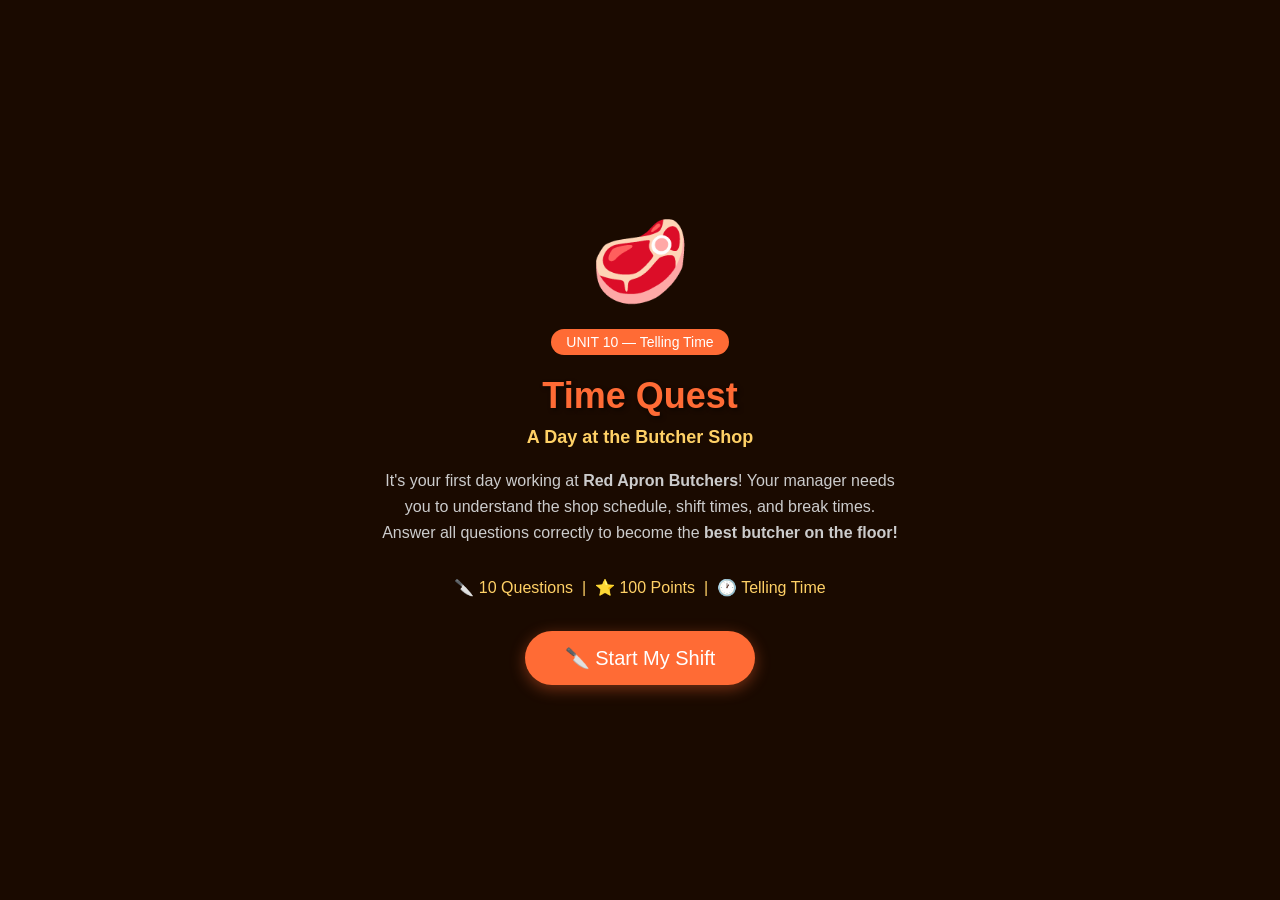
<file: game4-shifttime/index.html>
<!DOCTYPE html>
<html lang="en">
<head>
  <meta charset="UTF-8">
  <meta name="viewport" content="width=device-width, initial-scale=1.0">
  <title>Time Quest: The Butcher Shop</title>
  <style>
    * {
      margin: 0;
      padding: 0;
      box-sizing: border-box;
    }
  

    body {
      font-family: 'Segoe UI', Arial, sans-serif;
      background: #1a0a00;
      min-height: 100vh;
      display: flex;
      align-items: center;
      justify-content: center;
    }

    /* ── START SCREEN ── */
    #start-screen {
      text-align: center;
      color: white;
      padding: 40px;
      max-width: 600px;
    }

    .butcher-icon {
      font-size: 80px;
      margin-bottom: 20px;
      animation: bounce 1.5s infinite;
    }

    @keyframes bounce {
      0%, 100% { transform: translateY(0); }
      50%       { transform: translateY(-10px); }
    }

    #start-screen h1 {
      font-size: 36px;
      color: #ff6b35;
      text-shadow: 2px 2px 4px rgba(0,0,0,0.5);
      margin-bottom: 10px;
    }

    #start-screen h2 {
      font-size: 18px;
      color: #ffd166;
      margin-bottom: 20px;
    }

    .unit-badge {
      background: #ff6b35;
      color: white;
      padding: 5px 15px;
      border-radius: 20px;
      font-size: 14px;
      display: inline-block;
      margin-bottom: 20px;
    }

    #start-screen p {
      font-size: 16px;
      color: #ccc;
      margin-bottom: 30px;
      line-height: 1.6;
    }

    .start-btn {
      background: #ff6b35;
      color: white;
      border: none;
      padding: 15px 40px;
      font-size: 20px;
      border-radius: 30px;
      cursor: pointer;
      transition: all 0.3s;
      box-shadow: 0 4px 15px rgba(255,107,53,0.4);
    }

    .start-btn:hover {
      background: #e85d2a;
      transform: scale(1.05);
    }

    /* ── GAME SCREEN ── */
    #game-screen {
      display: none;
      width: 100%;
      max-width: 750px;
      padding: 20px;
    }

    .top-bar {
      display: flex;
      justify-content: space-between;
      align-items: center;
      margin-bottom: 20px;
    }

    .score-box {
      background: #ff6b35;
      color: white;
      padding: 8px 18px;
      border-radius: 20px;
      font-size: 16px;
      font-weight: bold;
    }

    .progress-box {
      color: #ffd166;
      font-size: 15px;
    }

    /* progress bar */
    .progress-bar-bg {
      width: 100%;
      background: #3d1a00;
      border-radius: 10px;
      height: 10px;
      margin-bottom: 20px;
    }

    .progress-bar-fill {
      height: 10px;
      background: linear-gradient(to right, #ff6b35, #ffd166);
      border-radius: 10px;
      transition: width 0.4s ease;
    }

    /* main card */
    .card {
      background: white;
      border-radius: 20px;
      padding: 30px;
      box-shadow: 0 8px 30px rgba(0,0,0,0.4);
    }

    .scene-label {
      background: #fff3ed;
      color: #ff6b35;
      font-size: 13px;
      font-weight: bold;
      padding: 4px 12px;
      border-radius: 10px;
      display: inline-block;
      margin-bottom: 15px;
      text-transform: uppercase;
      letter-spacing: 1px;
    }

    .scene-title {
      font-size: 22px;
      font-weight: bold;
      color: #1a0a00;
      margin-bottom: 20px;
    }

    /* character dialogue */
    .dialogue-box {
      display: flex;
      align-items: flex-start;
      gap: 15px;
      background: #fff8f5;
      border-left: 5px solid #ff6b35;
      border-radius: 12px;
      padding: 15px 20px;
      margin-bottom: 20px;
    }

    .avatar {
      font-size: 40px;
      flex-shrink: 0;
    }

    .dialogue-content {
      flex: 1;
    }

    .speaker-name {
      font-weight: bold;
      color: #ff6b35;
      font-size: 14px;
      margin-bottom: 5px;
    }

    .dialogue-text {
      font-size: 17px;
      color: #333;
      line-height: 1.5;
    }

    /* question */
    .question-text {
      font-size: 19px;
      font-weight: bold;
      color: #1a0a00;
      margin-bottom: 18px;
    }

    /* options */
    .options-grid {
      display: grid;
      gap: 12px;
    }

    .option-btn {
      background: #f0f4ff;
      border: 2px solid #d0d8f0;
      border-radius: 12px;
      padding: 14px 18px;
      font-size: 16px;
      color: #333;
      cursor: pointer;
      text-align: left;
      transition: all 0.2s;
      display: flex;
      align-items: center;
      gap: 12px;
    }

    .option-btn:hover:not(:disabled) {
      background: #fff3ed;
      border-color: #ff6b35;
      transform: translateX(4px);
    }

    .option-letter {
      background: #d0d8f0;
      color: #555;
      width: 30px;
      height: 30px;
      border-radius: 50%;
      display: flex;
      align-items: center;
      justify-content: center;
      font-weight: bold;
      font-size: 14px;
      flex-shrink: 0;
      transition: all 0.2s;
    }

    .option-btn.correct {
      background: #e8faf0;
      border-color: #22c55e;
    }

    .option-btn.correct .option-letter {
      background: #22c55e;
      color: white;
    }

    .option-btn.wrong {
      background: #fef2f2;
      border-color: #ef4444;
    }

    .option-btn.wrong .option-letter {
      background: #ef4444;
      color: white;
    }

    /* feedback */
    .feedback-box {
      margin-top: 18px;
      padding: 14px 18px;
      border-radius: 12px;
      font-size: 16px;
      font-weight: bold;
      display: none;
    }

    .feedback-box.correct {
      background: #e8faf0;
      color: #16a34a;
      border: 2px solid #22c55e;
    }

    .feedback-box.wrong {
      background: #fef2f2;
      color: #dc2626;
      border: 2px solid #ef4444;
    }

    /* next button */
    .next-btn {
      margin-top: 20px;
      background: #ff6b35;
      color: white;
      border: none;
      padding: 13px 35px;
      font-size: 17px;
      border-radius: 25px;
      cursor: pointer;
      display: none;
      transition: all 0.3s;
      box-shadow: 0 4px 12px rgba(255,107,53,0.3);
    }

    .next-btn:hover {
      background: #e85d2a;
      transform: scale(1.03);
    }

    /* ── FINAL SCREEN ── */
    #final-screen {
      display: none;
      text-align: center;
      color: white;
      padding: 40px 20px;
      max-width: 600px;
    }

    .trophy {
      font-size: 80px;
      margin-bottom: 20px;
    }

    #final-screen h1 {
      font-size: 32px;
      color: #ffd166;
      margin-bottom: 10px;
    }

    .final-score-circle {
      width: 130px;
      height: 130px;
      background: #ff6b35;
      border-radius: 50%;
      display: flex;
      flex-direction: column;
      align-items: center;
      justify-content: center;
      margin: 20px auto;
      box-shadow: 0 4px 20px rgba(255,107,53,0.5);
    }

    .final-score-number {
      font-size: 42px;
      font-weight: bold;
      color: white;
      line-height: 1;
    }

    .final-score-label {
      font-size: 13px;
      color: #ffe0d0;
    }

    .result-message {
      font-size: 20px;
      color: #ffd166;
      margin: 20px 0;
      font-weight: bold;
    }

    .result-detail {
      font-size: 16px;
      color: #ccc;
      margin-bottom: 30px;
      line-height: 1.6;
    }

    .play-again-btn {
      background: #ff6b35;
      color: white;
      border: none;
      padding: 14px 40px;
      font-size: 18px;
      border-radius: 30px;
      cursor: pointer;
      transition: all 0.3s;
      box-shadow: 0 4px 15px rgba(255,107,53,0.4);
    }

    .play-again-btn:hover {
      background: #e85d2a;
      transform: scale(1.05);
    }

    /* star rating */
    .stars {
      font-size: 40px;
      margin: 10px 0;
    }
  </style>
</head>
<body>

  <!-- ══════════════════════════════════
       START SCREEN
  ══════════════════════════════════ -->
  <div id="start-screen">
    <div class="butcher-icon">🥩</div>
    <div class="unit-badge">UNIT 10 — Telling Time</div>
    <h1>Time Quest</h1>
    <h2>A Day at the Butcher Shop</h2>
    <p>
      It's your first day working at <strong>Red Apron Butchers</strong>!
      Your manager needs you to understand the shop schedule,
      shift times, and break times. Answer all questions correctly
      to become the <strong>best butcher on the floor!</strong>
    </p>
    <p style="color:#ffd166; margin-bottom:30px;">
      🔪 10 Questions &nbsp;|&nbsp; ⭐ 100 Points &nbsp;|&nbsp; 🕐 Telling Time
    </p>
    <button class="start-btn" onclick="startGame()">
      🔪 Start My Shift
    </button>
  </div>

  <!-- ══════════════════════════════════
       GAME SCREEN
  ══════════════════════════════════ -->
  <div id="game-screen">
    <div class="top-bar">
      <div class="score-box">⭐ Score: <span id="score-display">0</span></div>
      <div class="progress-box">Question <span id="q-num">1</span> of 10</div>
    </div>
    <div class="progress-bar-bg">
      <div class="progress-bar-fill" id="progress-fill" style="width:0%"></div>
    </div>
    <div class="card">
      <div class="scene-label" id="scene-label"></div>
      <div class="scene-title" id="scene-title"></div>
      <div class="dialogue-box">
        <div class="avatar" id="avatar"></div>
        <div class="dialogue-content">
          <div class="speaker-name" id="speaker-name"></div>
          <div class="dialogue-text" id="dialogue-text"></div>
        </div>
      </div>
      <div class="question-text" id="question-text"></div>
      <div class="options-grid" id="options-container"></div>
      <div class="feedback-box" id="feedback-box"></div>
      <button class="next-btn" id="next-btn" onclick="nextQuestion()">
        Next ➜
      </button>
    </div>
  </div>

  <!-- ══════════════════════════════════
       FINAL SCREEN
  ══════════════════════════════════ -->
  <div id="final-screen">
    <div class="trophy" id="trophy-icon">🏆</div>
    <h1>Shift Complete!</h1>
    <div class="stars" id="stars-display"></div>
    <div class="final-score-circle">
      <div class="final-score-number" id="final-score-number">0</div>
      <div class="final-score-label">out of 100</div>
    </div>
    <div class="result-message" id="result-message"></div>
    <div class="result-detail" id="result-detail"></div>
    <button class="play-again-btn" onclick="restartGame()">
      🔄 Work Another Shift
    </button>
  </div>

  <!-- ══════════════════════════════════
       JAVASCRIPT
  ══════════════════════════════════ -->
  <script>
    const gameData = [
      {
        sceneLabel: "🔪 Scene 1 — Arriving at Work",
        title: "Your First Morning",
        avatar: "👨‍🍳",
        speaker: "Manager Dave",
        dialogue: "Good morning! What time do you start your shift today?",
        question: "Choose the BEST answer.",
        options: [
          "I start at six o'clock in the morning.",
          "I start very early time.",
          "I start at the butcher shop.",
          "I am starting now please."
        ],
        correct: 0,
        feedbackCorrect: "✅ Great answer! Always say the time clearly.",
        feedbackWrong: "❌ Not quite. Say the time clearly: 'I start at six o'clock in the morning.'"
      },
      {
        sceneLabel: "🔪 Scene 2 — End of Shift",
        title: "Planning Your Day",
        avatar: "👨‍🍳",
        speaker: "Manager Dave",
        dialogue: "You start at six o'clock. You finish at two thirty in the afternoon. How long is your shift?",
        question: "How long is the shift?",
        options: [
          "Six hours",
          "Eight hours and thirty minutes",
          "Ten hours",
          "Two hours"
        ],
        correct: 1,
        feedbackCorrect: "✅ Correct! From 6:00 AM to 2:30 PM is eight and a half hours.",
        feedbackWrong: "❌ Count again. From 6:00 AM to 2:30 PM is eight hours and thirty minutes."
      },
      {
        sceneLabel: "☕ Scene 3 — Break Time",
        title: "First Break",
        avatar: "👩‍🍳",
        speaker: "Coworker Lisa",
        dialogue: "Hey! What time is our first break?",
        question: "Choose the BEST answer.",
        options: [
          "Our break is very nice.",
          "We have a break at nine thirty.",
          "Break at work now.",
          "I don't know the break."
        ],
        correct: 1,
        feedbackCorrect: "✅ Perfect! 'We have a break at nine thirty' is very clear.",
        feedbackWrong: "❌ Try again. Say: 'We have a break at nine thirty.'"
      },
      {
        sceneLabel: "☕ Scene 4 — Break Length",
        title: "How Long Is the Break?",
        avatar: "👩‍🍳",
        speaker: "Coworker Lisa",
        dialogue: "How long is the break?",
        question: "Choose the BEST answer.",
        options: [
          "The break is very short.",
          "Break is fifteen minutes long.",
          "It is fifteen minutes.",
          "I finish break now."
        ],
        correct: 2,
        feedbackCorrect: "✅ Correct! 'It is fifteen minutes' is the best answer.",
        feedbackWrong: "❌ The best answer is: 'It is fifteen minutes.'"
      },
      {
        sceneLabel: "🍖 Scene 5 — Lunch Break",
        title: "Lunchtime Schedule",
        avatar: "👨‍🍳",
        speaker: "Manager Dave",
        dialogue: "Lunch break starts at twelve o'clock. It is thirty minutes. What time do you go back to work?",
        question: "What time does lunch finish?",
        options: [
          "Twelve thirty",
          "One o'clock",
          "Twelve fifteen",
          "Two o'clock"
        ],
        correct: 0,
        feedbackCorrect: "✅ That's right! 12:00 plus 30 minutes is twelve thirty.",
        feedbackWrong: "❌ Think again. 12:00 plus 30 minutes is twelve thirty."
      },
      {
        sceneLabel: "🕐 Scene 6 — Time Vocabulary",
        title: "Reading the Clock",
        avatar: "📋",
        speaker: "Shop Sign",
        dialogue: "The shop opens at half past seven in the morning.",
        question: "What time does the shop open?",
        options: [
          "7:15",
          "7:45",
          "7:30",
          "8:00"
        ],
        correct: 2,
        feedbackCorrect: "✅ Correct! Half past seven means 7:30.",
        feedbackWrong: "❌ Remember: half past seven = 7:30."
      },
      {
        sceneLabel: "🕐 Scene 7 — Time Vocabulary",
        title: "Closing Time",
        avatar: "📋",
        speaker: "Shop Sign",
        dialogue: "The butcher shop closes at quarter to six in the evening.",
        question: "What time does the shop close?",
        options: [
          "6:15",
          "5:45",
          "6:45",
          "5:15"
        ],
        correct: 1,
        feedbackCorrect: "✅ Correct! Quarter to six means 5:45.",
        feedbackWrong: "❌ Remember: quarter to six = 5:45. (15 minutes before 6:00)"
      },
      {
        sceneLabel: "⏰ Scene 8 — Being On Time",
        title: "Don't Be Late!",
        avatar: "👨‍🍳",
        speaker: "Manager Dave",
        dialogue: "Please do not be late tomorrow. The morning shift starts at six o'clock sharp.",
        question: "What is the BEST reply?",
        options: [
          "Don't worry, I am always on time.",
          "OK I come maybe.",
          "Six is very early time.",
          "I will try to come."
        ],
        correct: 0,
        feedbackCorrect: "✅ Excellent! 'Don't worry, I am always on time' sounds very professional.",
        feedbackWrong: "❌ The best reply is: 'Don't worry, I am always on time.'"
      },
      {
        sceneLabel: "🔄 Scene 9 — Afternoon Shift",
        title: "Shift Change",
        avatar: "👩‍🍳",
        speaker: "Coworker Lisa",
        dialogue: "I work the afternoon shift today. I start at two thirty and finish at ten o'clock at night.",
        question: "What shift does Lisa work?",
        options: [
          "Morning shift",
          "Night shift",
          "Afternoon shift",
          "Overtime shift"
        ],
        correct: 2,
        feedbackCorrect: "✅ Correct! Lisa works the afternoon shift.",
        feedbackWrong: "❌ Listen carefully. Lisa said 'I work the afternoon shift.'"
      },
      {
        sceneLabel: "💪 Scene 10 — Overtime",
        title: "Working Extra Hours",
        avatar: "👨‍🍳",
        speaker: "Manager Dave",
        dialogue: "We are very busy today. Can you work overtime? You finish at two thirty, but can you stay until four o'clock?",
        question: "How much overtime will you work?",
        options: [
          "Thirty minutes",
          "Two hours",
          "One hour",
          "One hour and thirty minutes"
        ],
        correct: 3,
        feedbackCorrect: "✅ Correct! From 2:30 to 4:00 is one hour and thirty minutes of overtime.",
        feedbackWrong: "❌ Count again. From 2:30 PM to 4:00 PM is one hour and thirty minutes."
      }
    ];

    let currentQuestion = 0;
    let score = 0;

    function startGame() {
      document.getElementById("start-screen").style.display = "none";
      document.getElementById("game-screen").style.display = "block";
      loadQuestion();
    }

    function loadQuestion() {
      const data = gameData[currentQuestion];

      // update top bar
      document.getElementById("score-display").textContent = score;
      document.getElementById("q-num").textContent = currentQuestion + 1;
      document.getElementById("progress-fill").style.width =
        (currentQuestion / gameData.length * 100) + "%";

      // fill card
      document.getElementById("scene-label").textContent = data.sceneLabel;
      document.getElementById("scene-title").textContent = data.title;
      document.getElementById("avatar").textContent = data.avatar;
      document.getElementById("speaker-name").textContent = data.speaker;
      document.getElementById("dialogue-text").textContent = data.dialogue;
      document.getElementById("question-text").textContent = data.question;

      // clear old state
      document.getElementById("feedback-box").style.display = "none";
      document.getElementById("feedback-box").className = "feedback-box";
      document.getElementById("next-btn").style.display = "none";

      // build options
      const container = document.getElementById("options-container");
      container.innerHTML = "";
      const letters = ["A", "B", "C", "D"];
      data.options.forEach((opt, i) => {
        const btn = document.createElement("button");
        btn.className = "option-btn";
        btn.innerHTML = `
          <span class="option-letter">${letters[i]}</span>
          <span>${opt}</span>
        `;
        btn.onclick = () => checkAnswer(i);
        container.appendChild(btn);
      });
    }

    function checkAnswer(selected) {
      const data = gameData[currentQuestion];
      const buttons = document.querySelectorAll(".option-btn");

      // disable all buttons
      buttons.forEach(btn => btn.disabled = true);

      // highlight correct and wrong
      buttons[data.correct].classList.add("correct");
      if (selected !== data.correct) {
        buttons[selected].classList.add("wrong");
      }

      // feedback
      const feedbackBox = document.getElementById("feedback-box");
      feedbackBox.style.display = "block";

      if (selected === data.correct) {
        feedbackBox.textContent = data.feedbackCorrect;
        feedbackBox.className = "feedback-box correct";
        score += 10;
        document.getElementById("score-display").textContent = score;
      } else {
        feedbackBox.textContent = data.feedbackWrong;
        feedbackBox.className = "feedback-box wrong";
      }

      // show next button
      document.getElementById("next-btn").style.display = "inline-block";

      // last question label
      if (currentQuestion === gameData.length - 1) {
        document.getElementById("next-btn").textContent = "See My Results 🏆";
      } else {
        document.getElementById("next-btn").textContent = "Next ➜";
      }
    }

    function nextQuestion() {
      currentQuestion++;
      if (currentQuestion < gameData.length) {
        loadQuestion();
      } else {
        showFinalScreen();
      }
    }

    function showFinalScreen() {
      document.getElementById("game-screen").style.display = "none";
      document.getElementById("final-screen").style.display = "block";

      document.getElementById("final-score-number").textContent = score;

      let trophy, stars, message, detail;

      if (score === 100) {
        trophy   = "🏆";
        stars    = "⭐⭐⭐";
        message  = "Perfect Score! You are the Master Butcher!";
        detail   = "You know all your shift times, break times, and time expressions perfectly. Your manager is very impressed!";
      } else if (score >= 80) {
        trophy   = "🥇";
        stars    = "⭐⭐⭐";
        message  = "Excellent! You are always on time!";
        detail   = "Great work! You understand shift times and time expressions very well. Keep it up!";
      } else if (score >= 60) {
        trophy   = "🥈";
        stars    = "⭐⭐";
        message  = "Good job! You are getting better!";
        detail   = "You know most of the time vocabulary. Review 'half past', 'quarter to', and break times.";
      } else if (score >= 40) {
        trophy   = "🥉";
        stars    = "⭐";
        message  = "Keep practicing! You can do it!";
        detail   = "Review the time expressions in Unit 10. Pay attention to o'clock, half past, and quarter to.";
      } else {
        trophy   = "🔪";
        stars    = "";
        message  = "Don't give up! Try again!";
        detail   = "Go back and study Unit 10 time expressions. Then play again — you will improve!";
      }

      document.getElementById("trophy-icon").textContent   = trophy;
      document.getElementById("stars-display").textContent = stars;
      document.getElementById("result-message").textContent = message;
      document.getElementById("result-detail").textContent  = detail;
    }

    function restartGame() {
      currentQuestion = 0;
      score           = 0;
      document.getElementById("final-screen").style.display  = "none";
      document.getElementById("game-screen").style.display   = "block";
      loadQuestion();
    }
  </script>
</body>
</html>
</file>
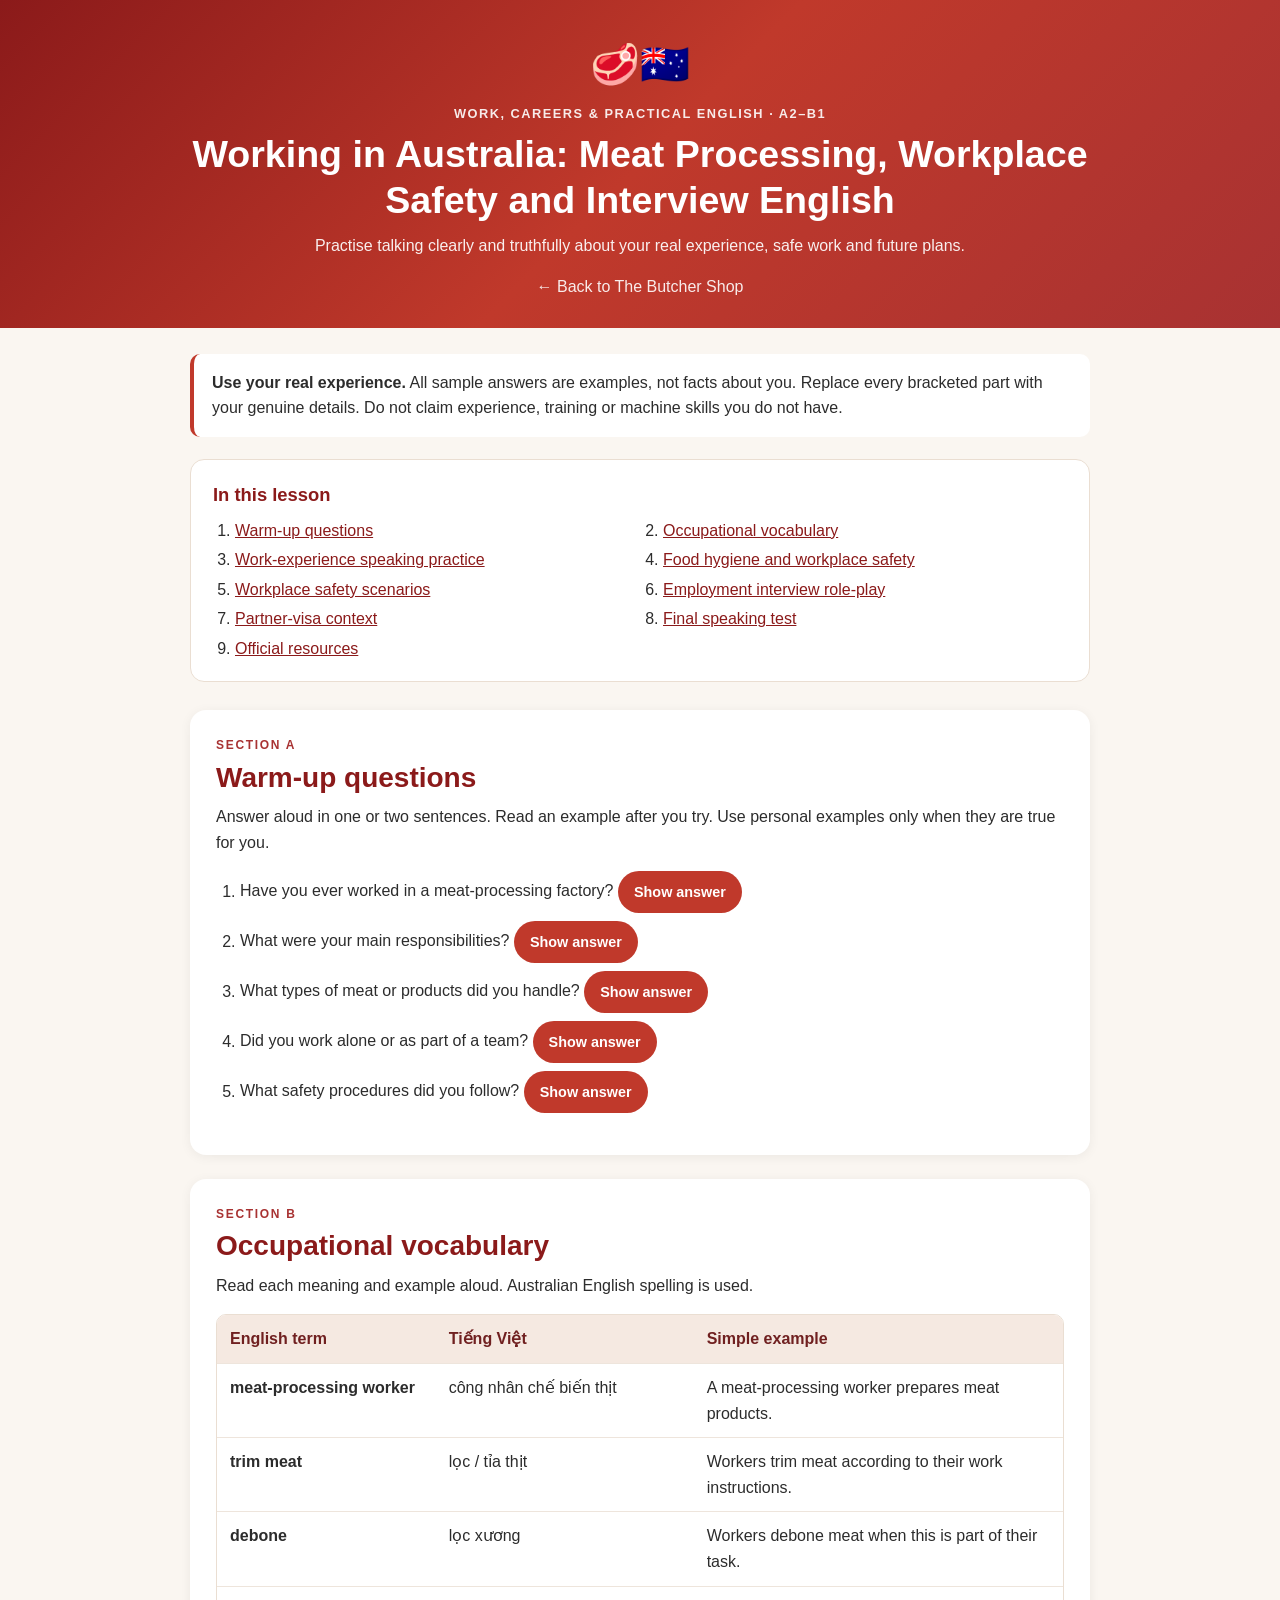
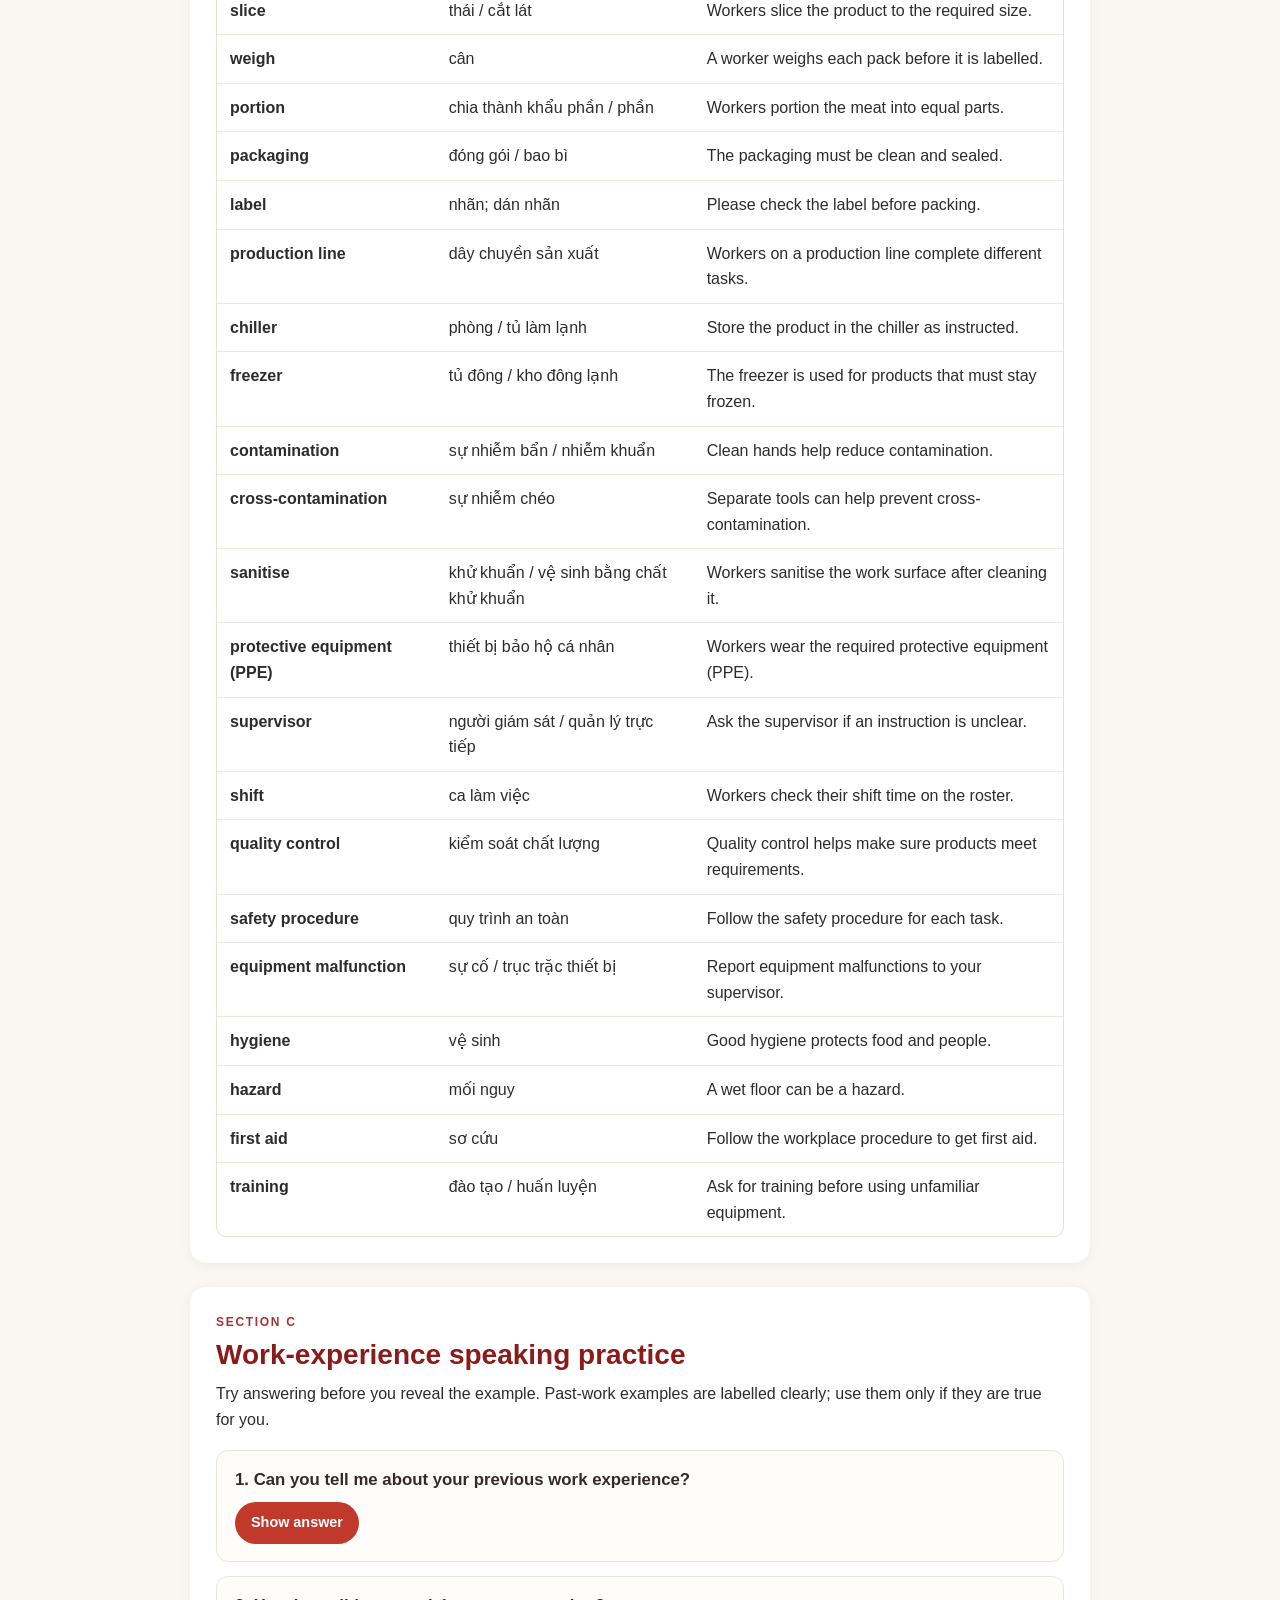
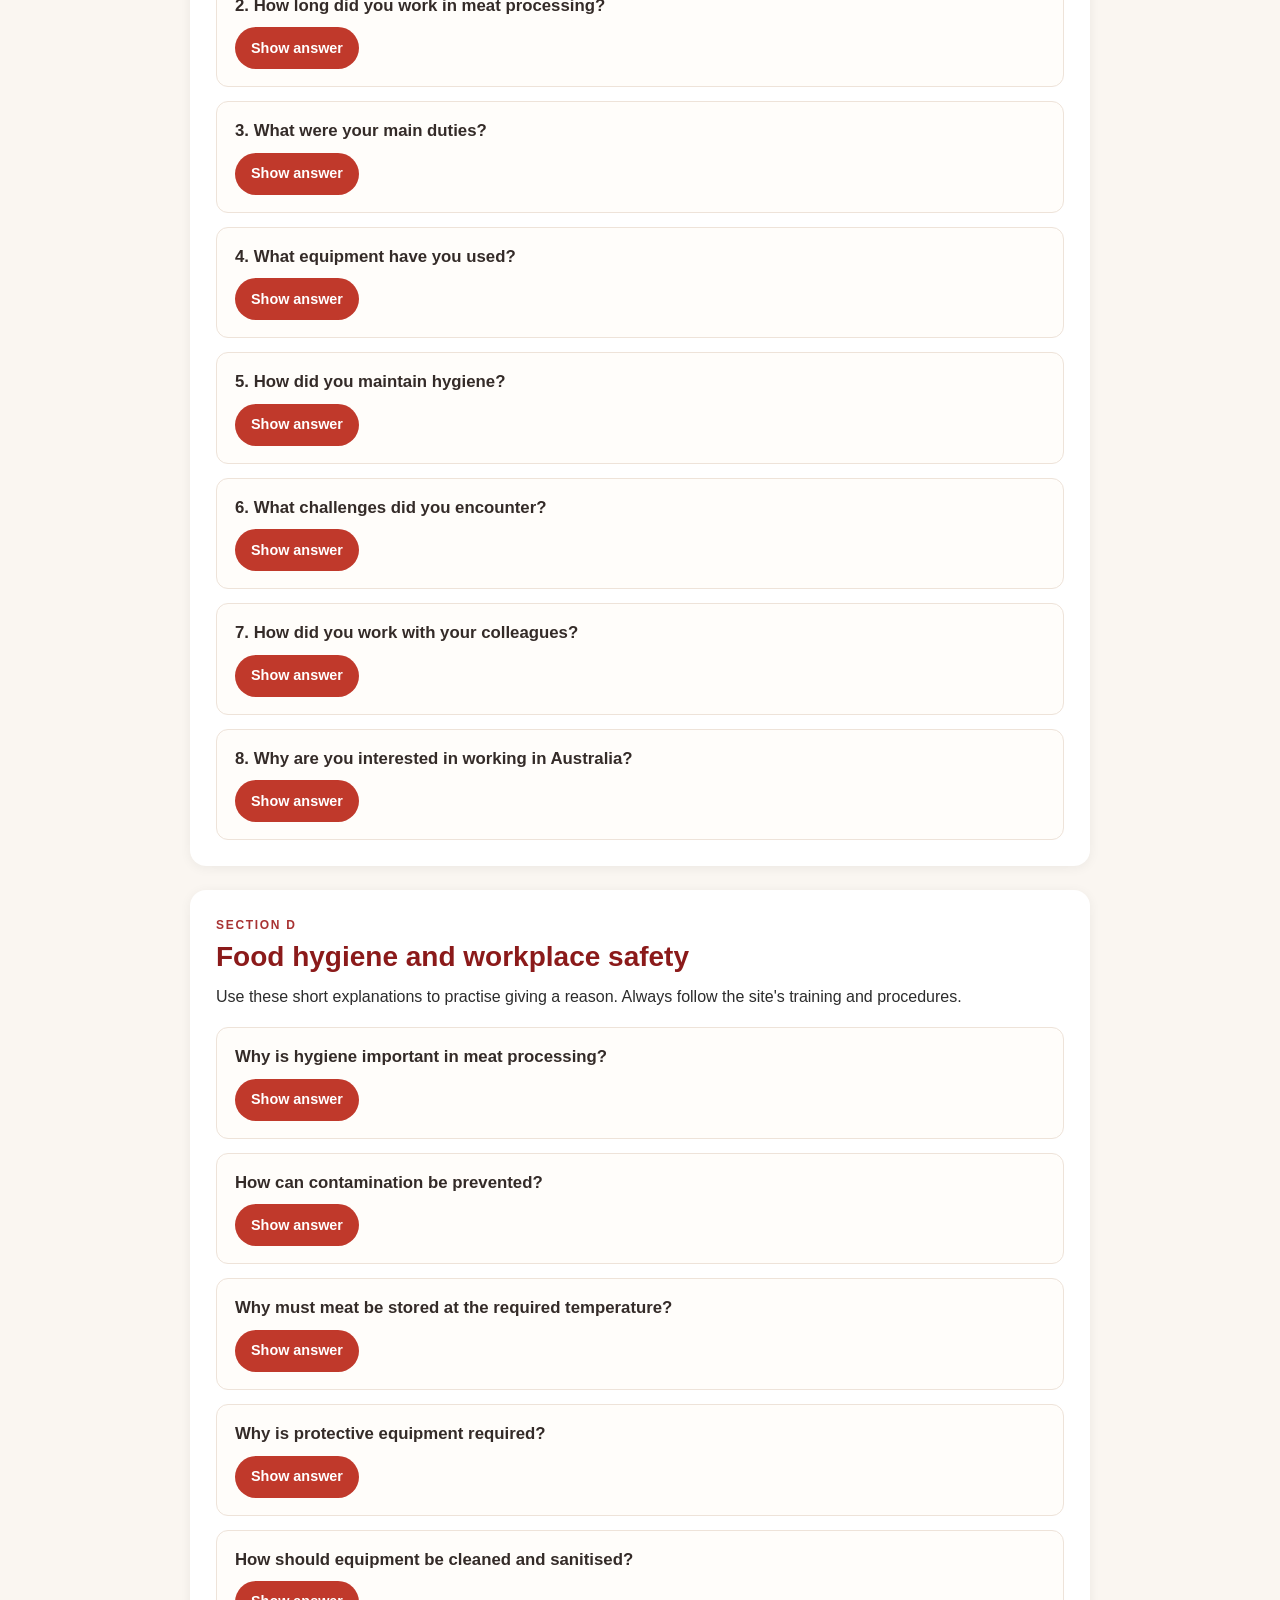
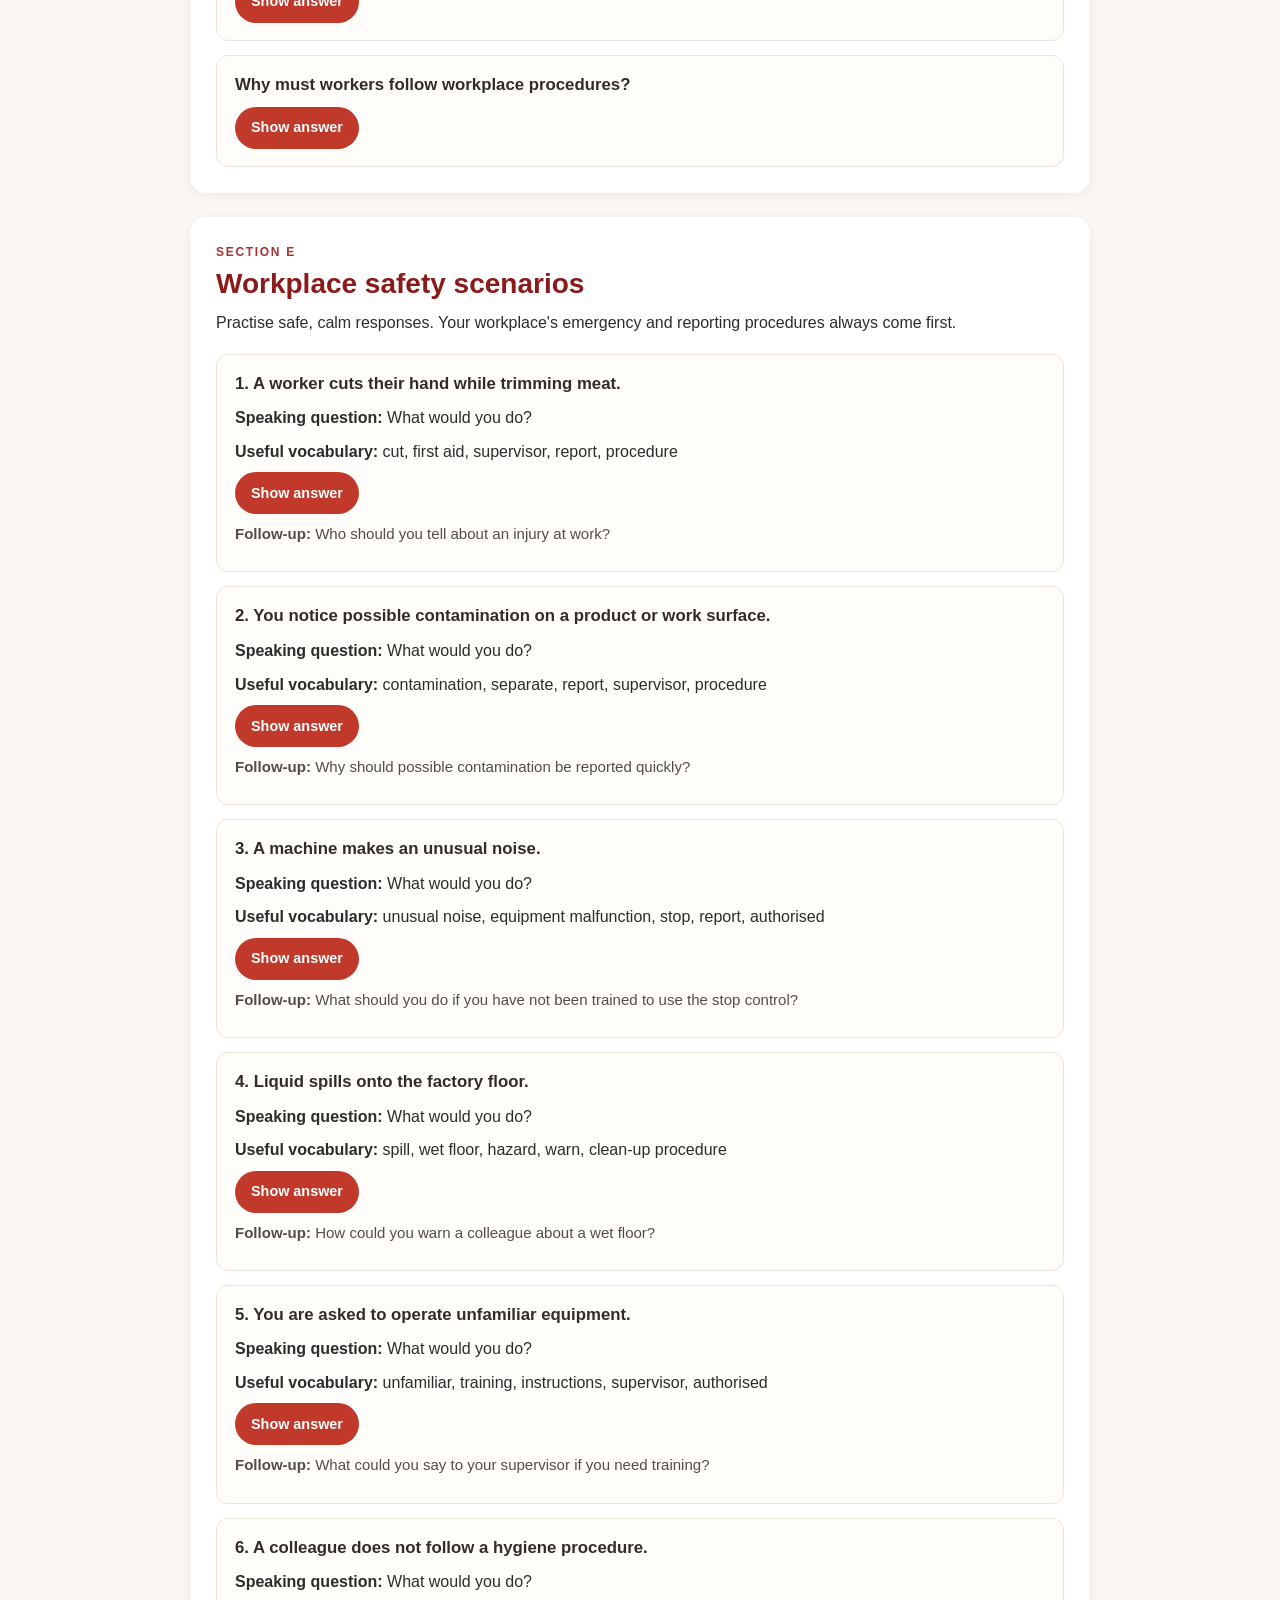
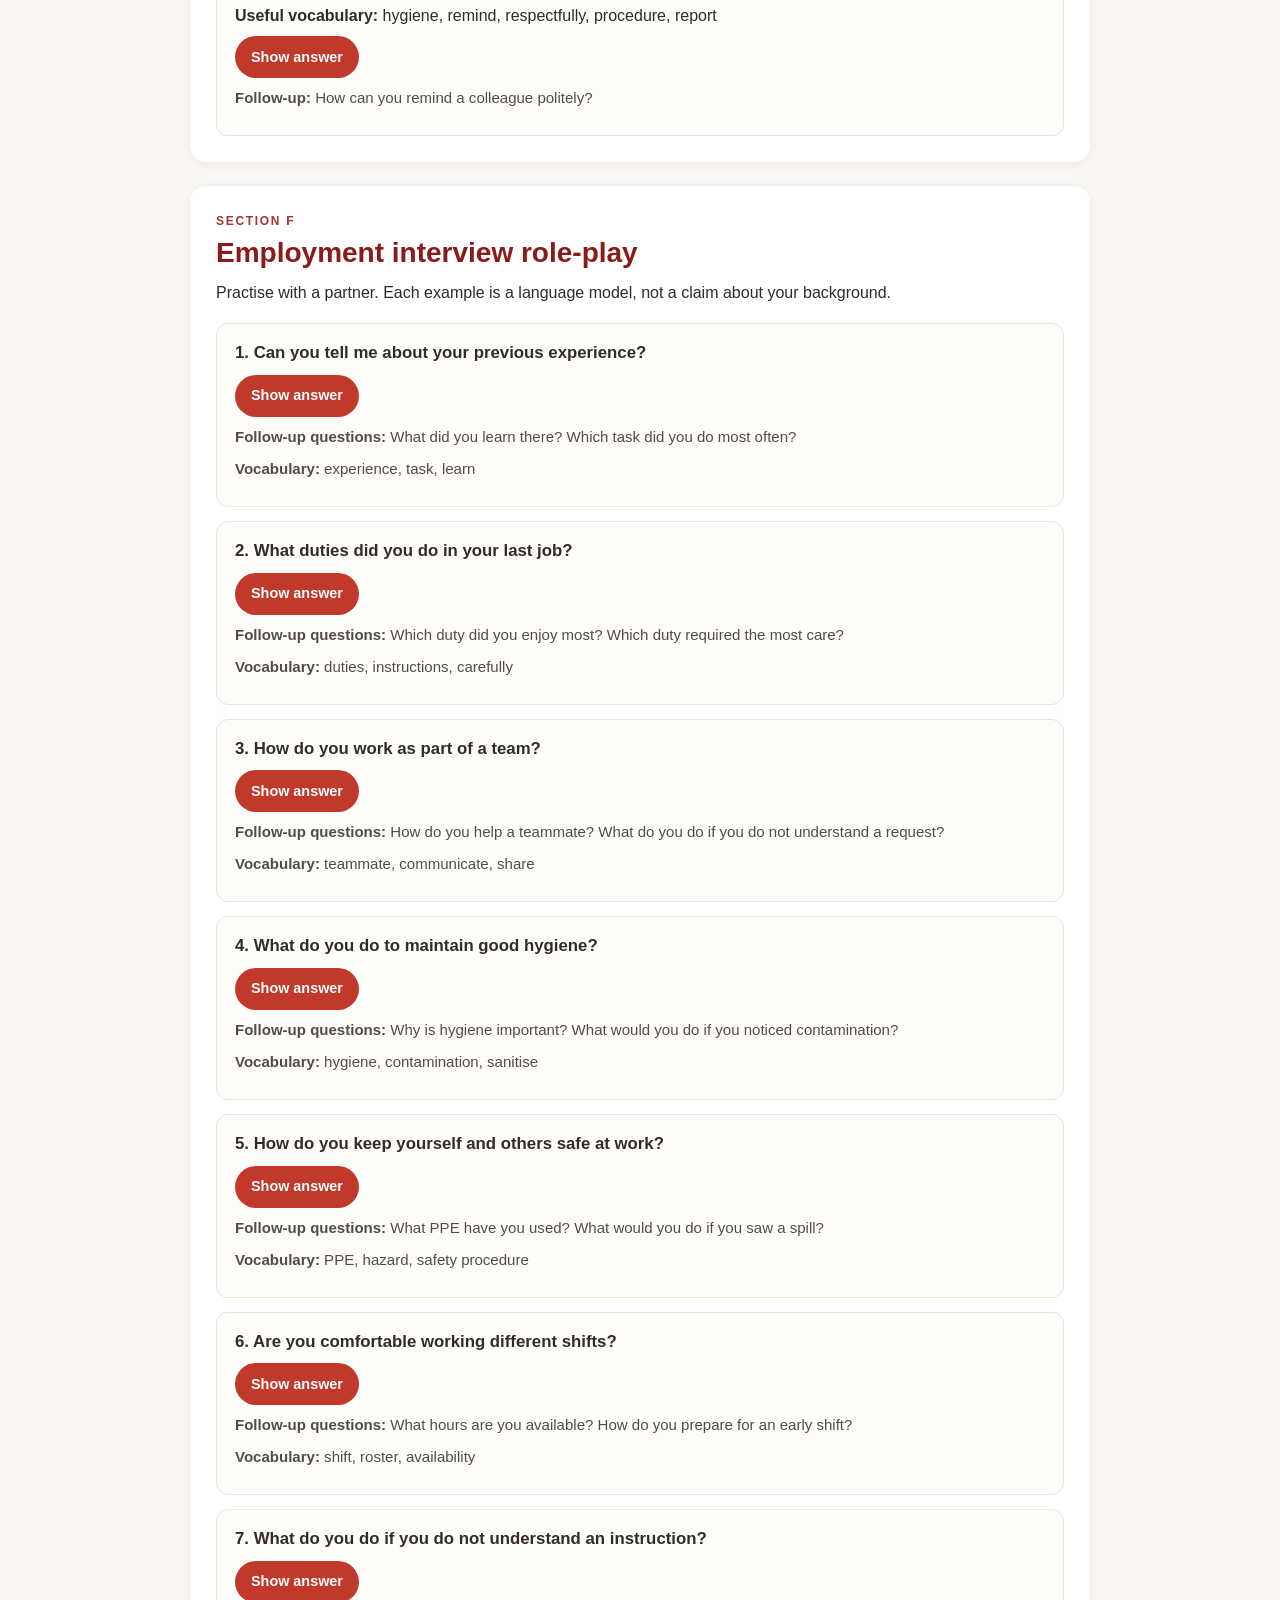
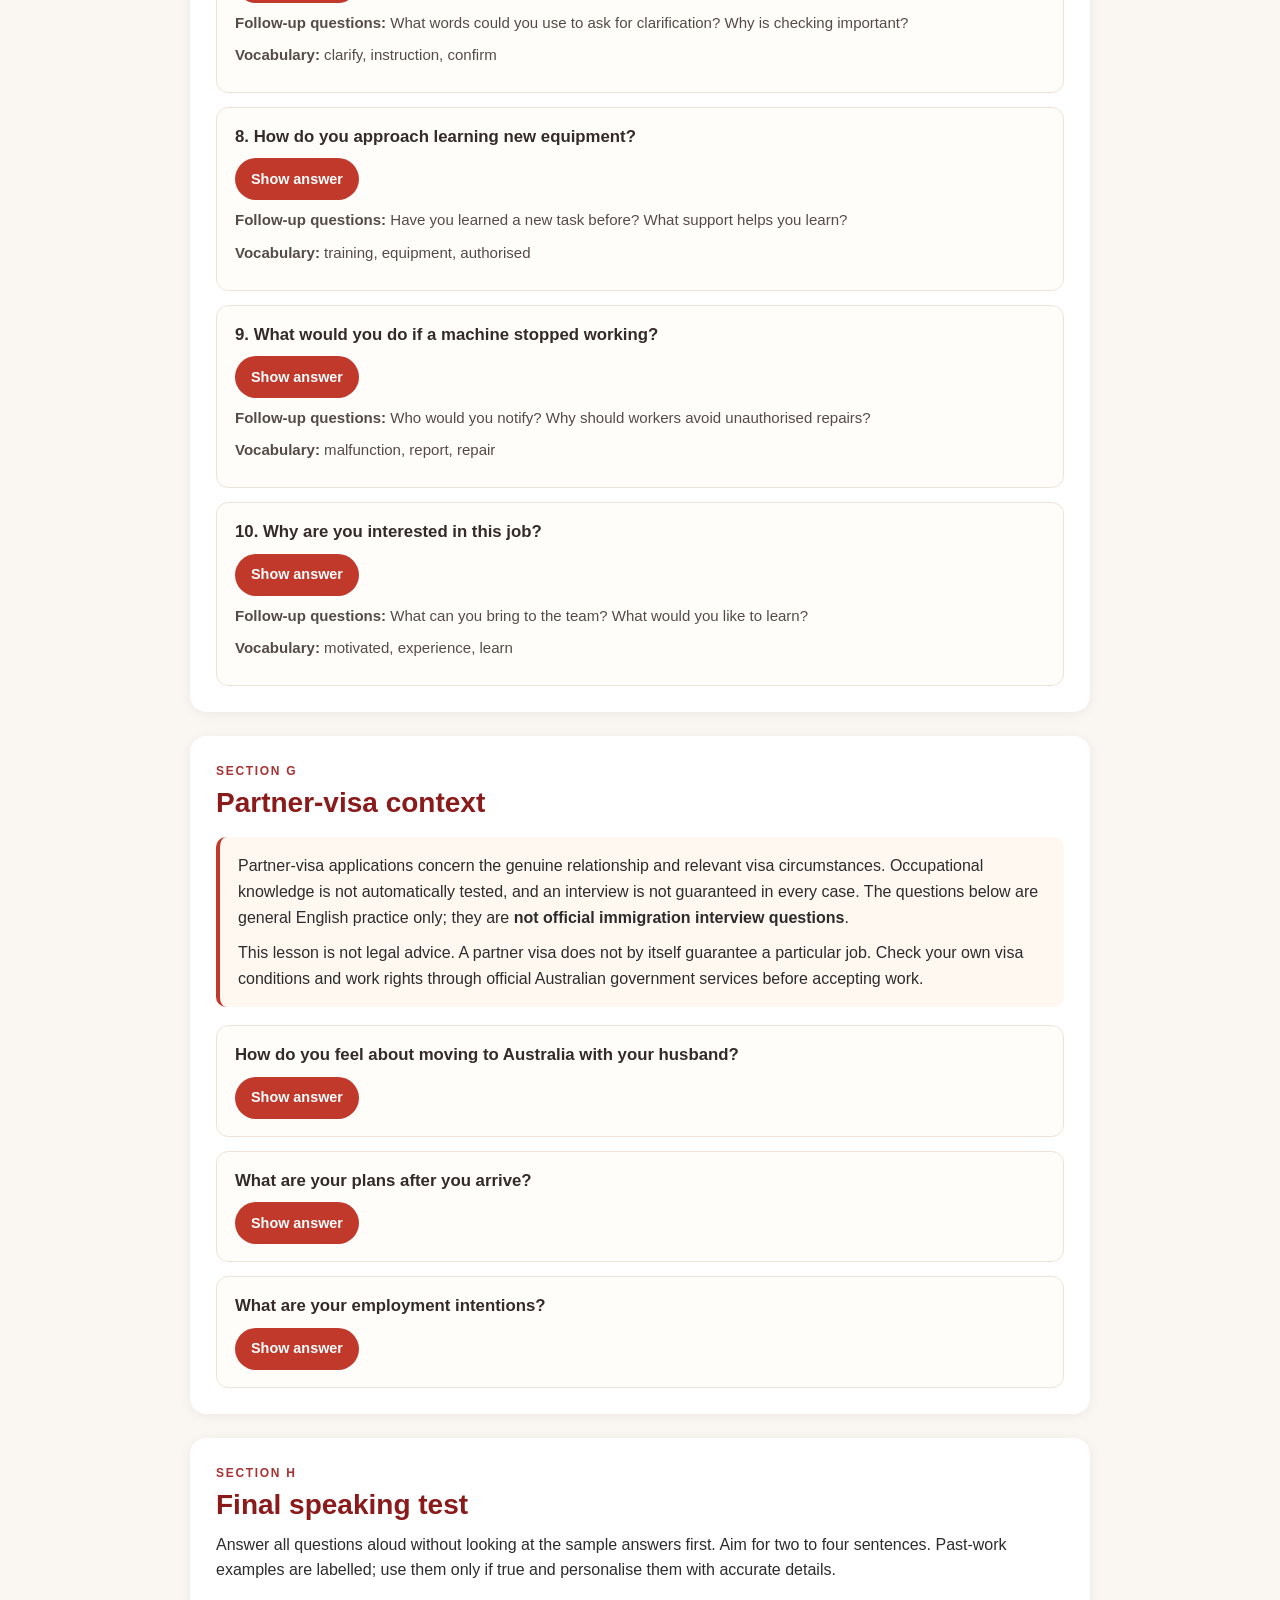
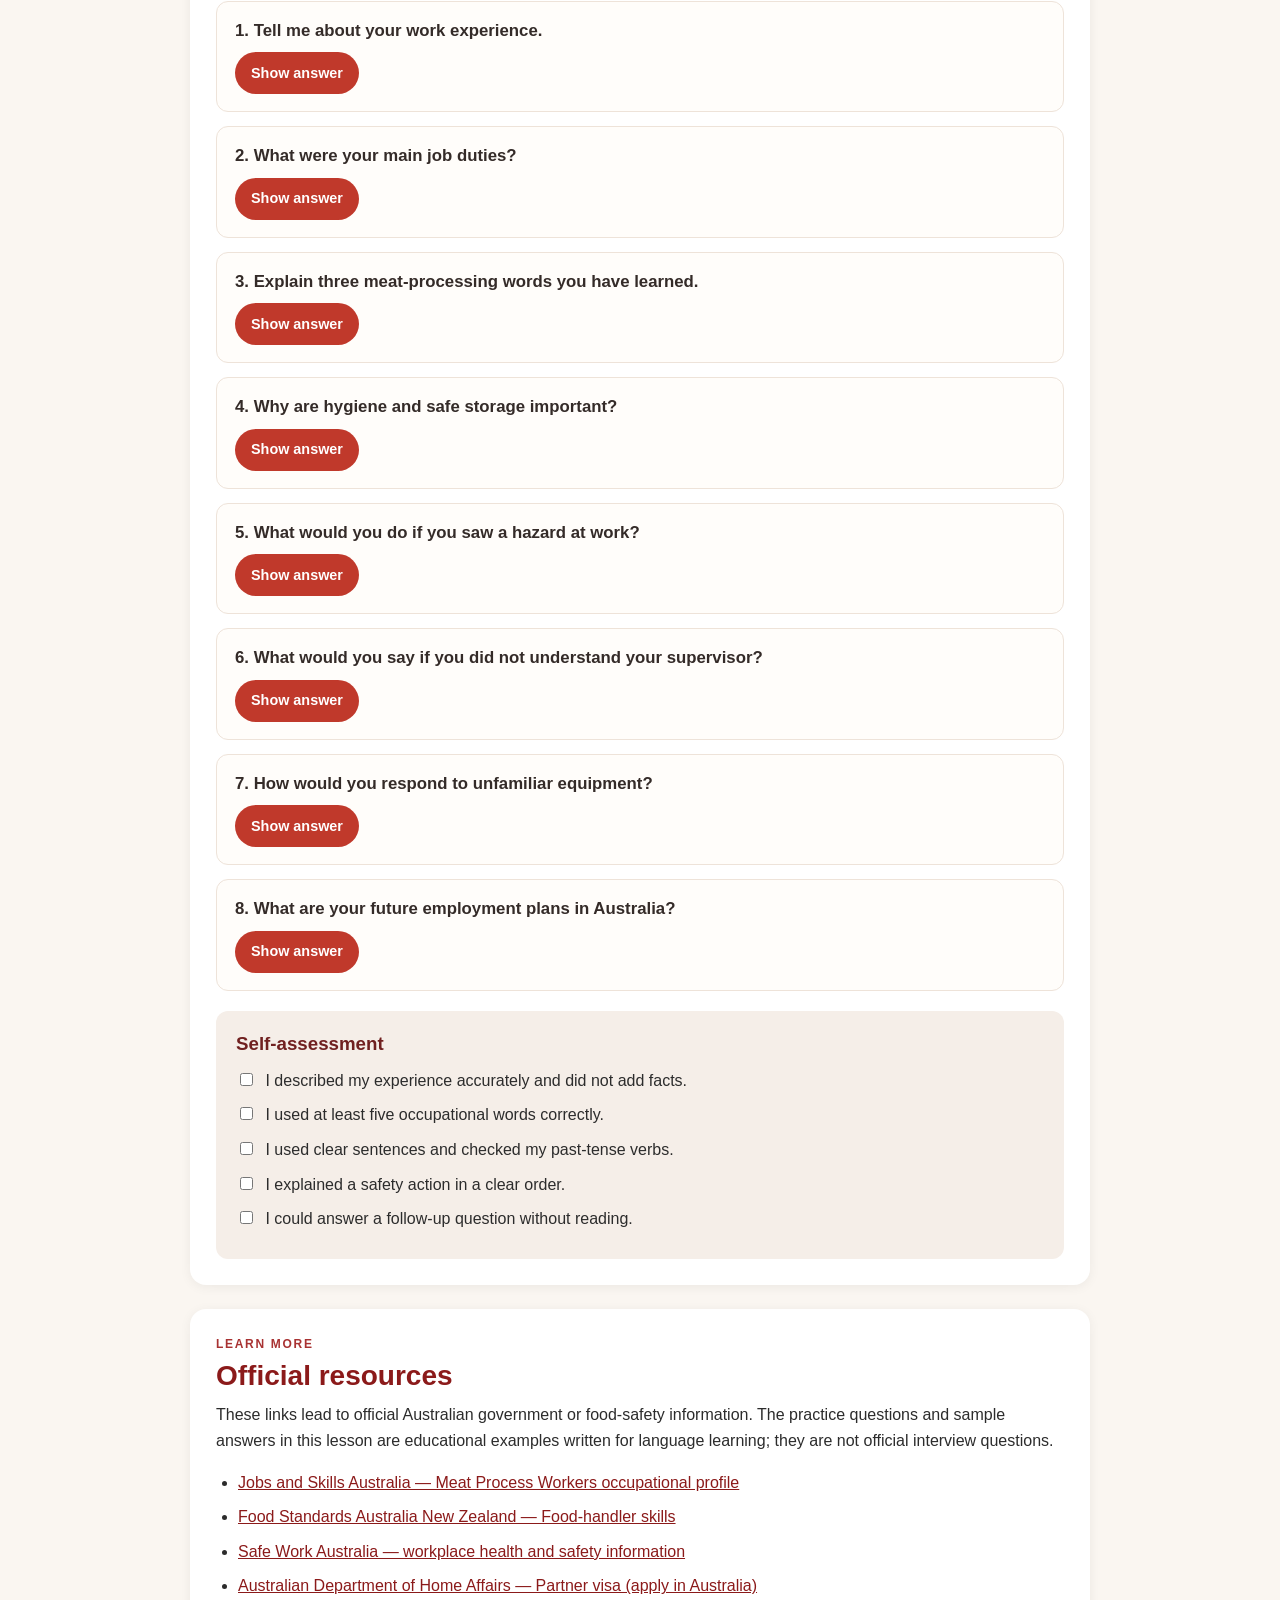
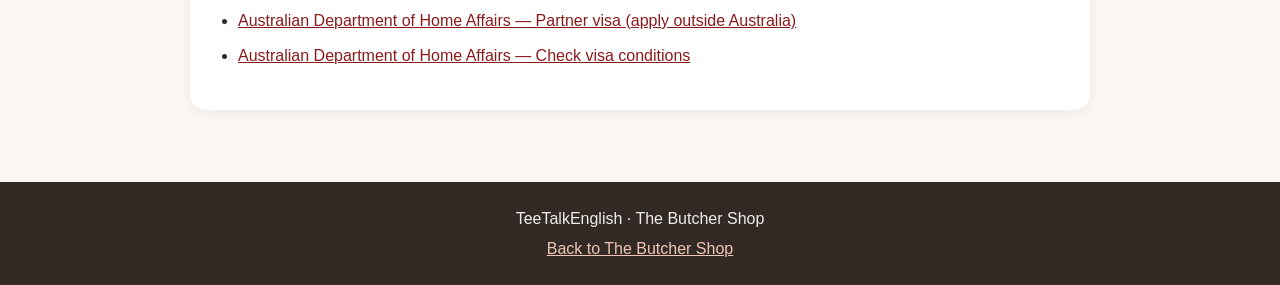
<file: interview-meat-processing/index.html>
<!DOCTYPE html>
<html lang="en">
<head>
  <meta charset="UTF-8">
  <meta name="viewport" content="width=device-width, initial-scale=1.0">
  <meta name="description" content="A practical A2-B1 English speaking lesson about meat-processing work, workplace safety and job interviews in Australia.">
  <title>Working in Australia: Meat Processing — TeeTalkEnglish</title>
  <link rel="stylesheet" href="style.css">
  <script src="script.js" defer></script>
</head>
<body>
  <header class="lesson-header">
    <div class="header-icon" aria-hidden="true">🥩🇦🇺</div>
    <p class="eyebrow">WORK, CAREERS &amp; PRACTICAL ENGLISH · A2–B1</p>
    <h1>Working in Australia: Meat Processing, Workplace Safety and Interview English</h1>
    <p class="intro">Practise talking clearly and truthfully about your real experience, safe work and future plans.</p>
    <a class="back-link" href="../index.html">← Back to The Butcher Shop</a>
  </header>

  <main>
    <aside class="lesson-note">
      <strong>Use your real experience.</strong> All sample answers are examples, not facts about you. Replace every bracketed part with your genuine details. Do not claim experience, training or machine skills you do not have.
    </aside>

    <nav class="contents" aria-label="Lesson contents">
      <h2>In this lesson</h2>
      <ol>
        <li><a href="#warm-up">Warm-up questions</a></li>
        <li><a href="#vocabulary">Occupational vocabulary</a></li>
        <li><a href="#experience">Work-experience speaking practice</a></li>
        <li><a href="#hygiene">Food hygiene and workplace safety</a></li>
        <li><a href="#scenarios">Workplace safety scenarios</a></li>
        <li><a href="#interview">Employment interview role-play</a></li>
        <li><a href="#visa-context">Partner-visa context</a></li>
        <li><a href="#final-test">Final speaking test</a></li>
        <li><a href="#resources">Official resources</a></li>
      </ol>
    </nav>

    <section id="warm-up" class="lesson-section">
      <p class="section-label">SECTION A</p>
      <h2>Warm-up questions</h2>
      <p>Answer aloud in one or two sentences. Read an example after you try. Use personal examples only when they are true for you.</p>
      <ol class="question-list">
        <li>
          Have you ever worked in a meat-processing factory?
          <button class="reveal-button" type="button" aria-expanded="false" aria-controls="warm-up-answer-1">Show example answer</button>
          <div class="answer" id="warm-up-answer-1" hidden><p><strong>Example answer — use only if true:</strong> “Yes, I have worked in a meat-processing factory. I helped prepare and pack meat products.”</p><p><strong>Personalise your answer:</strong> If you have not done this work, say: “No, I have not worked in a meat-processing factory, but I am interested in learning about the work.” If you have, change the duties to match your real experience.</p></div>
        </li>
        <li>
          What were your main responsibilities?
          <button class="reveal-button" type="button" aria-expanded="false" aria-controls="warm-up-answer-2">Show example answer</button>
          <div class="answer" id="warm-up-answer-2" hidden><p><strong>Example answer — use only if true:</strong> “My main responsibilities were trimming meat, weighing portions, packing products and checking labels.”</p><p><strong>Personalise your answer:</strong> Name only duties you really performed. For example, remove any task you did not do.</p></div>
        </li>
        <li>
          What types of meat or products did you handle?
          <button class="reveal-button" type="button" aria-expanded="false" aria-controls="warm-up-answer-3">Show example answer</button>
          <div class="answer" id="warm-up-answer-3" hidden><p><strong>Example answer — use only if true:</strong> “I worked mainly with beef and pork. I trimmed the meat, weighed portions and packed the products.”</p><p><strong>Personalise your answer:</strong> Name only products you actually handled. If you handled chicken or other products instead, use their correct names.</p></div>
        </li>
        <li>
          Did you work alone or as part of a team?
          <button class="reveal-button" type="button" aria-expanded="false" aria-controls="warm-up-answer-4">Show example answer</button>
          <div class="answer" id="warm-up-answer-4" hidden><p><strong>Example answer — use only if true:</strong> “I worked as part of a team on a production line. We shared information and helped each other complete our tasks.”</p><p><strong>Personalise your answer:</strong> Say whether you usually worked alone, in a team, or both, and use a real example.</p></div>
        </li>
        <li>
          What safety procedures did you follow?
          <button class="reveal-button" type="button" aria-expanded="false" aria-controls="warm-up-answer-5">Show example answer</button>
          <div class="answer" id="warm-up-answer-5" hidden><p><strong>Example answer — use only if true:</strong> “I wore the required protective equipment, kept my work area tidy and followed the safety instructions. I asked my supervisor when I was unsure.”</p><p><strong>Personalise your answer:</strong> Mention only safety steps you actually followed at work.</p></div>
        </li>
      </ol>
    </section>

    <section id="vocabulary" class="lesson-section">
      <p class="section-label">SECTION B</p>
      <h2>Occupational vocabulary</h2>
      <p>Read each meaning and example aloud. Australian English spelling is used.</p>
      <div class="table-wrap">
        <table>
          <thead>
            <tr><th scope="col">English term</th><th scope="col">Tiếng Việt</th><th scope="col">Simple example</th></tr>
          </thead>
          <tbody>
            <tr><th scope="row">meat-processing worker</th><td>công nhân chế biến thịt</td><td>A meat-processing worker prepares meat products.</td></tr>
            <tr><th scope="row">trim meat</th><td>lọc / tỉa thịt</td><td>Workers trim meat according to their work instructions.</td></tr>
            <tr><th scope="row">debone</th><td>lọc xương</td><td>Workers debone meat when this is part of their task.</td></tr>
            <tr><th scope="row">slice</th><td>thái / cắt lát</td><td>Workers slice the product to the required size.</td></tr>
            <tr><th scope="row">weigh</th><td>cân</td><td>A worker weighs each pack before it is labelled.</td></tr>
            <tr><th scope="row">portion</th><td>chia thành khẩu phần / phần</td><td>Workers portion the meat into equal parts.</td></tr>
            <tr><th scope="row">packaging</th><td>đóng gói / bao bì</td><td>The packaging must be clean and sealed.</td></tr>
            <tr><th scope="row">label</th><td>nhãn; dán nhãn</td><td>Please check the label before packing.</td></tr>
            <tr><th scope="row">production line</th><td>dây chuyền sản xuất</td><td>Workers on a production line complete different tasks.</td></tr>
            <tr><th scope="row">chiller</th><td>phòng / tủ làm lạnh</td><td>Store the product in the chiller as instructed.</td></tr>
            <tr><th scope="row">freezer</th><td>tủ đông / kho đông lạnh</td><td>The freezer is used for products that must stay frozen.</td></tr>
            <tr><th scope="row">contamination</th><td>sự nhiễm bẩn / nhiễm khuẩn</td><td>Clean hands help reduce contamination.</td></tr>
            <tr><th scope="row">cross-contamination</th><td>sự nhiễm chéo</td><td>Separate tools can help prevent cross-contamination.</td></tr>
            <tr><th scope="row">sanitise</th><td>khử khuẩn / vệ sinh bằng chất khử khuẩn</td><td>Workers sanitise the work surface after cleaning it.</td></tr>
            <tr><th scope="row">protective equipment (PPE)</th><td>thiết bị bảo hộ cá nhân</td><td>Workers wear the required protective equipment (PPE).</td></tr>
            <tr><th scope="row">supervisor</th><td>người giám sát / quản lý trực tiếp</td><td>Ask the supervisor if an instruction is unclear.</td></tr>
            <tr><th scope="row">shift</th><td>ca làm việc</td><td>Workers check their shift time on the roster.</td></tr>
            <tr><th scope="row">quality control</th><td>kiểm soát chất lượng</td><td>Quality control helps make sure products meet requirements.</td></tr>
            <tr><th scope="row">safety procedure</th><td>quy trình an toàn</td><td>Follow the safety procedure for each task.</td></tr>
            <tr><th scope="row">equipment malfunction</th><td>sự cố / trục trặc thiết bị</td><td>Report equipment malfunctions to your supervisor.</td></tr>
            <tr><th scope="row">hygiene</th><td>vệ sinh</td><td>Good hygiene protects food and people.</td></tr>
            <tr><th scope="row">hazard</th><td>mối nguy</td><td>A wet floor can be a hazard.</td></tr>
            <tr><th scope="row">first aid</th><td>sơ cứu</td><td>Follow the workplace procedure to get first aid.</td></tr>
            <tr><th scope="row">training</th><td>đào tạo / huấn luyện</td><td>Ask for training before using unfamiliar equipment.</td></tr>
          </tbody>
        </table>
      </div>
    </section>

    <section id="experience" class="lesson-section">
      <p class="section-label">SECTION C</p>
      <h2>Work-experience speaking practice</h2>
      <p>Try answering before you reveal the example. Past-work examples are labelled clearly; use them only if they are true for you.</p>
      <div class="practice-list">
        <article class="practice-card">
          <h3>1. Can you tell me about your previous work experience?</h3>
          <button class="reveal-button" type="button" aria-expanded="false" aria-controls="experience-answer-1">Show sample answer</button>
          <div class="answer" id="experience-answer-1" hidden><p><strong>Example answer — use only if true:</strong> “I worked in a food-processing factory. I helped prepare and pack products, and I followed the workplace instructions.”</p><p><strong>Personalise your answer:</strong> Name your real workplace or industry and describe the work you actually did.</p></div>
        </article>
        <article class="practice-card">
          <h3>2. How long did you work in meat processing?</h3>
          <button class="reveal-button" type="button" aria-expanded="false" aria-controls="experience-answer-2">Show sample answer</button>
          <div class="answer" id="experience-answer-2" hidden><p><strong>Example answer — use only if true:</strong> “I worked in meat processing for two years. During that time, I learned to prepare and pack products carefully.”</p><p><strong>Personalise your answer:</strong> Give your actual length of time and a skill you really learned. If you have not worked in meat processing, say so honestly and describe related experience instead.</p></div>
        </article>
        <article class="practice-card">
          <h3>3. What were your main duties?</h3>
          <button class="reveal-button" type="button" aria-expanded="false" aria-controls="experience-answer-3">Show sample answer</button>
          <div class="answer" id="experience-answer-3" hidden><p><strong>Example answer — use only if true:</strong> “My main duties were trimming meat, weighing portions, packing products and checking labels.”</p><p><strong>Personalise your answer:</strong> Keep only the duties you actually performed.</p></div>
        </article>
        <article class="practice-card">
          <h3>4. What equipment have you used?</h3>
          <button class="reveal-button" type="button" aria-expanded="false" aria-controls="experience-answer-4">Show sample answer</button>
          <div class="answer" id="experience-answer-4" hidden><p><strong>Example answer — use only if true:</strong> “I have used a digital scale to weigh portions and a packing machine to seal packs. I followed the training and safety instructions.”</p><p><strong>Personalise your answer:</strong> Name only equipment you have actually used. If you have not used factory equipment, say: “I have not used factory equipment yet, but I am willing to learn with proper training.”</p></div>
        </article>
        <article class="practice-card">
          <h3>5. How did you maintain hygiene?</h3>
          <button class="reveal-button" type="button" aria-expanded="false" aria-controls="experience-answer-5">Show sample answer</button>
          <div class="answer" id="experience-answer-5" hidden><p><strong>Example answer — use only if true:</strong> “I washed my hands, wore the required protective equipment and kept my work area clean. I reported hygiene problems to my supervisor.”</p><p><strong>Personalise your answer:</strong> Mention only the hygiene steps you really followed at work.</p></div>
        </article>
        <article class="practice-card">
          <h3>6. What challenges did you encounter?</h3>
          <button class="reveal-button" type="button" aria-expanded="false" aria-controls="experience-answer-6">Show sample answer</button>
          <div class="answer" id="experience-answer-6" hidden><p><strong>Example answer — use only if true:</strong> “One challenge was working quickly while checking each product. I stayed focused and asked my supervisor when I needed help.”</p><p><strong>Personalise your answer:</strong> Choose a challenge you really experienced and explain what you did.</p></div>
        </article>
        <article class="practice-card">
          <h3>7. How did you work with your colleagues?</h3>
          <button class="reveal-button" type="button" aria-expanded="false" aria-controls="experience-answer-7">Show sample answer</button>
          <div class="answer" id="experience-answer-7" hidden><p><strong>Example answer — use only if true:</strong> “I worked with my colleagues by sharing information about our tasks and helping when the team was busy. I listened to instructions and asked questions if I was unsure.”</p><p><strong>Personalise your answer:</strong> Add a real example of how you communicated or helped your team.</p></div>
        </article>
        <article class="practice-card">
          <h3>8. Why are you interested in working in Australia?</h3>
          <button class="reveal-button" type="button" aria-expanded="false" aria-controls="experience-answer-8">Show sample answer</button>
          <div class="answer" id="experience-answer-8" hidden><p>I plan to move to Australia with my husband. I hope to look for suitable meat-processing work where I can learn and contribute. I will check my visa conditions and work rights, and I understand that a job is not guaranteed.</p><p><strong>Personalise your answer:</strong> Change your future plans if they are different from this example.</p></div>
        </article>
      </div>
    </section>

    <section id="hygiene" class="lesson-section">
      <p class="section-label">SECTION D</p>
      <h2>Food hygiene and workplace safety</h2>
      <p>Use these short explanations to practise giving a reason. Always follow the site's training and procedures.</p>
      <div class="practice-list">
        <article class="practice-card">
          <h3>Why is hygiene important in meat processing?</h3>
          <button class="reveal-button" type="button" aria-expanded="false" aria-controls="hygiene-answer-1">Show sample answer</button>
          <div class="answer" id="hygiene-answer-1" hidden><p>Hygiene is important because harmful germs can make people ill. Clean hands, tools and work areas help protect the food and the people who eat it.</p></div>
        </article>
        <article class="practice-card">
          <h3>How can contamination be prevented?</h3>
          <button class="reveal-button" type="button" aria-expanded="false" aria-controls="hygiene-answer-2">Show sample answer</button>
          <div class="answer" id="hygiene-answer-2" hidden><p>Workers can follow handwashing, cleaning and separation rules. They should use the correct tools for each task and report any possible contamination straight away.</p></div>
        </article>
        <article class="practice-card">
          <h3>Why must meat be stored at the required temperature?</h3>
          <button class="reveal-button" type="button" aria-expanded="false" aria-controls="hygiene-answer-3">Show sample answer</button>
          <div class="answer" id="hygiene-answer-3" hidden><p>Correct storage helps control food-safety risks and maintain product quality. I follow the workplace temperature requirements and instructions; I do not guess the temperature.</p></div>
        </article>
        <article class="practice-card">
          <h3>Why is protective equipment required?</h3>
          <button class="reveal-button" type="button" aria-expanded="false" aria-controls="hygiene-answer-4">Show sample answer</button>
          <div class="answer" id="hygiene-answer-4" hidden><p>The required PPE helps protect workers from hazards and helps meet workplace hygiene rules. I wear the equipment required for my task and use it correctly.</p></div>
        </article>
        <article class="practice-card">
          <h3>How should equipment be cleaned and sanitised?</h3>
          <button class="reveal-button" type="button" aria-expanded="false" aria-controls="hygiene-answer-5">Show sample answer</button>
          <div class="answer" id="hygiene-answer-5" hidden><p>I follow the site's cleaning instructions and use approved products in the correct way. I clean and sanitise equipment only when trained and authorised to do so.</p></div>
        </article>
        <article class="practice-card">
          <h3>Why must workers follow workplace procedures?</h3>
          <button class="reveal-button" type="button" aria-expanded="false" aria-controls="hygiene-answer-6">Show sample answer</button>
          <div class="answer" id="hygiene-answer-6" hidden><p>Procedures help protect workers and food, and help the team work consistently. If I do not understand a procedure, I ask my supervisor before continuing.</p></div>
        </article>
      </div>
    </section>

    <section id="scenarios" class="lesson-section">
      <p class="section-label">SECTION E</p>
      <h2>Workplace safety scenarios</h2>
      <p>Practise safe, calm responses. Your workplace's emergency and reporting procedures always come first.</p>
      <div class="practice-list">
        <article class="practice-card scenario-card">
          <h3>1. A worker cuts their hand while trimming meat.</h3>
          <p><strong>Speaking question:</strong> What would you do?</p>
          <p><strong>Useful vocabulary:</strong> cut, first aid, supervisor, report, procedure</p>
          <button class="reveal-button" type="button" aria-expanded="false" aria-controls="scenario-answer-1">Show sample answer</button>
          <div class="answer" id="scenario-answer-1" hidden><p>I would stop work safely and tell the supervisor straight away. I would follow the workplace injury procedure and get help from a trained first aider. I would not ignore the cut or continue if it was unsafe.</p></div>
          <p class="follow-up"><strong>Follow-up:</strong> Who should you tell about an injury at work?</p>
        </article>
        <article class="practice-card scenario-card">
          <h3>2. You notice possible contamination on a product or work surface.</h3>
          <p><strong>Speaking question:</strong> What would you do?</p>
          <p><strong>Useful vocabulary:</strong> contamination, separate, report, supervisor, procedure</p>
          <button class="reveal-button" type="button" aria-expanded="false" aria-controls="scenario-answer-2">Show sample answer</button>
          <div class="answer" id="scenario-answer-2" hidden><p>I would stop and keep the affected product or area separate if the procedure says to do that. I would tell my supervisor immediately and follow the site's instructions. I would not decide on my own to use or discard the product.</p></div>
          <p class="follow-up"><strong>Follow-up:</strong> Why should possible contamination be reported quickly?</p>
        </article>
        <article class="practice-card scenario-card">
          <h3>3. A machine makes an unusual noise.</h3>
          <p><strong>Speaking question:</strong> What would you do?</p>
          <p><strong>Useful vocabulary:</strong> unusual noise, equipment malfunction, stop, report, authorised</p>
          <button class="reveal-button" type="button" aria-expanded="false" aria-controls="scenario-answer-3">Show sample answer</button>
          <div class="answer" id="scenario-answer-3" hidden><p>I would keep clear of danger and use the stop control only if I am trained and it is safe to do so. I would warn nearby workers and report the equipment malfunction. I would not open the machine or try an unauthorised repair.</p></div>
          <p class="follow-up"><strong>Follow-up:</strong> What should you do if you have not been trained to use the stop control?</p>
        </article>
        <article class="practice-card scenario-card">
          <h3>4. Liquid spills onto the factory floor.</h3>
          <p><strong>Speaking question:</strong> What would you do?</p>
          <p><strong>Useful vocabulary:</strong> spill, wet floor, hazard, warn, clean-up procedure</p>
          <button class="reveal-button" type="button" aria-expanded="false" aria-controls="scenario-answer-4">Show sample answer</button>
          <div class="answer" id="scenario-answer-4" hidden><p>I would warn people nearby and report the spill. I would follow the spill procedure and use a warning sign or clean-up method only as instructed and if I am trained. I would not leave the hazard unreported.</p></div>
          <p class="follow-up"><strong>Follow-up:</strong> How could you warn a colleague about a wet floor?</p>
        </article>
        <article class="practice-card scenario-card">
          <h3>5. You are asked to operate unfamiliar equipment.</h3>
          <p><strong>Speaking question:</strong> What would you do?</p>
          <p><strong>Useful vocabulary:</strong> unfamiliar, training, instructions, supervisor, authorised</p>
          <button class="reveal-button" type="button" aria-expanded="false" aria-controls="scenario-answer-5">Show sample answer</button>
          <div class="answer" id="scenario-answer-5" hidden><p>I would explain that I have not used the equipment before. I would ask my supervisor for the correct training and instructions, and wait until I am authorised. I would not guess how to operate it.</p></div>
          <p class="follow-up"><strong>Follow-up:</strong> What could you say to your supervisor if you need training?</p>
        </article>
        <article class="practice-card scenario-card">
          <h3>6. A colleague does not follow a hygiene procedure.</h3>
          <p><strong>Speaking question:</strong> What would you do?</p>
          <p><strong>Useful vocabulary:</strong> hygiene, remind, respectfully, procedure, report</p>
          <button class="reveal-button" type="button" aria-expanded="false" aria-controls="scenario-answer-6">Show sample answer</button>
          <div class="answer" id="scenario-answer-6" hidden><p>If it is appropriate, I would politely remind my colleague about the procedure. If the risk continues, I would report it to my supervisor and follow the workplace process. I would not ignore a food-safety risk.</p></div>
          <p class="follow-up"><strong>Follow-up:</strong> How can you remind a colleague politely?</p>
        </article>
      </div>
    </section>

    <section id="interview" class="lesson-section">
      <p class="section-label">SECTION F</p>
      <h2>Employment interview role-play</h2>
      <p>Practise with a partner. Each example is a language model, not a claim about your background.</p>
      <div class="practice-list">
        <article class="practice-card interview-card">
          <h3>1. Can you tell me about your previous experience?</h3>
          <button class="reveal-button" type="button" aria-expanded="false" aria-controls="interview-answer-1">Show sample answer</button>
          <div class="answer" id="interview-answer-1" hidden><p><strong>Example answer — use only if true:</strong> “I have worked in a food-processing workplace. I helped prepare and pack products, and I learned to follow hygiene instructions.”</p><p><strong>Personalise your answer:</strong> Describe your actual workplace and tasks. If you do not have this experience, explain your real experience in another kind of work.</p></div>
          <p class="follow-up"><strong>Follow-up questions:</strong> What did you learn there? Which task did you do most often?</p>
          <p class="vocab-line"><strong>Vocabulary:</strong> experience, task, learn</p>
        </article>
        <article class="practice-card interview-card">
          <h3>2. What duties did you do in your last job?</h3>
          <button class="reveal-button" type="button" aria-expanded="false" aria-controls="interview-answer-2">Show sample answer</button>
          <div class="answer" id="interview-answer-2" hidden><p><strong>Example answer — use only if true:</strong> “My duties included trimming meat, weighing portions, packing products and checking labels. I followed the instructions for each task.”</p><p><strong>Personalise your answer:</strong> Keep only duties you actually did.</p></div>
          <p class="follow-up"><strong>Follow-up questions:</strong> Which duty did you enjoy most? Which duty required the most care?</p>
          <p class="vocab-line"><strong>Vocabulary:</strong> duties, instructions, carefully</p>
        </article>
        <article class="practice-card interview-card">
          <h3>3. How do you work as part of a team?</h3>
          <button class="reveal-button" type="button" aria-expanded="false" aria-controls="interview-answer-3">Show sample answer</button>
          <div class="answer" id="interview-answer-3" hidden><p><strong>Example answer — use only if true:</strong> “I worked with a team on a production line. I shared information with my colleagues and asked for help when I needed it.”</p><p><strong>Personalise your answer:</strong> Use a real example of teamwork from your own experience.</p></div>
          <p class="follow-up"><strong>Follow-up questions:</strong> How do you help a teammate? What do you do if you do not understand a request?</p>
          <p class="vocab-line"><strong>Vocabulary:</strong> teammate, communicate, share</p>
        </article>
        <article class="practice-card interview-card">
          <h3>4. What do you do to maintain good hygiene?</h3>
          <button class="reveal-button" type="button" aria-expanded="false" aria-controls="interview-answer-4">Show sample answer</button>
          <div class="answer" id="interview-answer-4" hidden><p><strong>Example answer — use only if true:</strong> “I wash my hands, wear the required protective equipment and keep my work area clean. I report hygiene concerns to my supervisor.”</p><p><strong>Personalise your answer:</strong> Mention only hygiene steps you really follow or have followed at work.</p></div>
          <p class="follow-up"><strong>Follow-up questions:</strong> Why is hygiene important? What would you do if you noticed contamination?</p>
          <p class="vocab-line"><strong>Vocabulary:</strong> hygiene, contamination, sanitise</p>
        </article>
        <article class="practice-card interview-card">
          <h3>5. How do you keep yourself and others safe at work?</h3>
          <button class="reveal-button" type="button" aria-expanded="false" aria-controls="interview-answer-5">Show sample answer</button>
          <div class="answer" id="interview-answer-5" hidden><p>I would wear the required PPE and follow the safety procedures for each task. If I noticed a hazard, I would keep clear and report it to my supervisor.</p></div>
          <p class="follow-up"><strong>Follow-up questions:</strong> What PPE have you used? What would you do if you saw a spill?</p>
          <p class="vocab-line"><strong>Vocabulary:</strong> PPE, hazard, safety procedure</p>
        </article>
        <article class="practice-card interview-card">
          <h3>6. Are you comfortable working different shifts?</h3>
          <button class="reveal-button" type="button" aria-expanded="false" aria-controls="interview-answer-6">Show sample answer</button>
          <div class="answer" id="interview-answer-6" hidden><p><strong>Example answer — use only if true:</strong> “I am available for morning and afternoon shifts. I would like to understand the roster and shift times for this role.”</p><p><strong>Personalise your answer:</strong> State your real availability; do not agree to shifts you cannot work.</p></div>
          <p class="follow-up"><strong>Follow-up questions:</strong> What hours are you available? How do you prepare for an early shift?</p>
          <p class="vocab-line"><strong>Vocabulary:</strong> shift, roster, availability</p>
        </article>
        <article class="practice-card interview-card">
          <h3>7. What do you do if you do not understand an instruction?</h3>
          <button class="reveal-button" type="button" aria-expanded="false" aria-controls="interview-answer-7">Show sample answer</button>
          <div class="answer" id="interview-answer-7" hidden><p>I ask the supervisor to explain or show me the task again. I repeat the key instruction to check that I understand before I continue.</p></div>
          <p class="follow-up"><strong>Follow-up questions:</strong> What words could you use to ask for clarification? Why is checking important?</p>
          <p class="vocab-line"><strong>Vocabulary:</strong> clarify, instruction, confirm</p>
        </article>
        <article class="practice-card interview-card">
          <h3>8. How do you approach learning new equipment?</h3>
          <button class="reveal-button" type="button" aria-expanded="false" aria-controls="interview-answer-8">Show sample answer</button>
          <div class="answer" id="interview-answer-8" hidden><p>I am willing to learn. I would read or listen to the instructions, complete the required training and practise only when authorised and supervised as required.</p></div>
          <p class="follow-up"><strong>Follow-up questions:</strong> Have you learned a new task before? What support helps you learn?</p>
          <p class="vocab-line"><strong>Vocabulary:</strong> training, equipment, authorised</p>
        </article>
        <article class="practice-card interview-card">
          <h3>9. What would you do if a machine stopped working?</h3>
          <button class="reveal-button" type="button" aria-expanded="false" aria-controls="interview-answer-9">Show sample answer</button>
          <div class="answer" id="interview-answer-9" hidden><p>I would follow the site procedure, keep clear of danger and report the problem to my supervisor. I would not try to repair the machine unless I was trained and authorised.</p></div>
          <p class="follow-up"><strong>Follow-up questions:</strong> Who would you notify? Why should workers avoid unauthorised repairs?</p>
          <p class="vocab-line"><strong>Vocabulary:</strong> malfunction, report, repair</p>
        </article>
        <article class="practice-card interview-card">
          <h3>10. Why are you interested in this job?</h3>
          <button class="reveal-button" type="button" aria-expanded="false" aria-controls="interview-answer-10">Show sample answer</button>
          <div class="answer" id="interview-answer-10" hidden><p>I am interested in this job because I would like to work as part of a team and learn the requirements of this workplace. I would follow the training and safety instructions.</p><p><strong>Personalise your answer:</strong> Add your genuine reason for applying. Mention past experience only if it is true.</p></div>
          <p class="follow-up"><strong>Follow-up questions:</strong> What can you bring to the team? What would you like to learn?</p>
          <p class="vocab-line"><strong>Vocabulary:</strong> motivated, experience, learn</p>
        </article>
      </div>
    </section>

    <section id="visa-context" class="lesson-section">
      <p class="section-label">SECTION G</p>
      <h2>Partner-visa context</h2>
      <div class="information-box">
        <p>Partner-visa applications concern the genuine relationship and relevant visa circumstances. Occupational knowledge is not automatically tested, and an interview is not guaranteed in every case. The questions below are general English practice only; they are <strong>not official immigration interview questions</strong>.</p>
        <p>This lesson is not legal advice. A partner visa does not by itself guarantee a particular job. Check your own visa conditions and work rights through official Australian government services before accepting work.</p>
      </div>
      <div class="practice-list">
        <article class="practice-card">
          <h3>How do you feel about moving to Australia with your husband?</h3>
          <button class="reveal-button" type="button" aria-expanded="false" aria-controls="visa-answer-1">Show example answer</button>
          <div class="answer" id="visa-answer-1" hidden><p>My husband and I plan to move to Australia together. We will support each other as we settle into our new home.</p><p><strong>Personalise your answer:</strong> Describe your real plans and feelings about the move.</p></div>
        </article>
        <article class="practice-card">
          <h3>What are your plans after you arrive?</h3>
          <button class="reveal-button" type="button" aria-expanded="false" aria-controls="visa-answer-2">Show example answer</button>
          <div class="answer" id="visa-answer-2" hidden><p>After I arrive, I plan to settle in with my husband, learn about local services and check my visa conditions before making work plans.</p><p><strong>Personalise your answer:</strong> Change these plans if your actual plans are different.</p></div>
        </article>
        <article class="practice-card">
          <h3>What are your employment intentions?</h3>
          <button class="reveal-button" type="button" aria-expanded="false" aria-controls="visa-answer-3">Show example answer</button>
          <div class="answer" id="visa-answer-3" hidden><p>I hope to look for suitable meat-processing work if my visa conditions allow me to work. I understand that employment depends on available jobs and an employer's decision; a job is not guaranteed.</p><p><strong>Personalise your answer:</strong> Describe your genuine employment plans and check your own visa work conditions.</p></div>
        </article>
      </div>
    </section>

    <section id="final-test" class="lesson-section">
      <p class="section-label">SECTION H</p>
      <h2>Final speaking test</h2>
      <p>Answer all questions aloud without looking at the sample answers first. Aim for two to four sentences. Past-work examples are labelled; use them only if true and personalise them with accurate details.</p>
      <div class="practice-list">
        <article class="practice-card">
          <h3>1. Tell me about your work experience.</h3>
          <button class="reveal-button" type="button" aria-expanded="false" aria-controls="final-answer-1">Show suggested answer</button>
          <div class="answer" id="final-answer-1" hidden><p><strong>Example answer — use only if true:</strong> “I worked in a food-processing workplace. I helped prepare and pack products, and I learned to follow hygiene instructions.”</p><p><strong>Personalise your answer:</strong> Give your real work history, length of experience and duties.</p></div>
        </article>
        <article class="practice-card">
          <h3>2. What were your main job duties?</h3>
          <button class="reveal-button" type="button" aria-expanded="false" aria-controls="final-answer-2">Show suggested answer</button>
          <div class="answer" id="final-answer-2" hidden><p><strong>Example answer — use only if true:</strong> “My main duties were trimming meat, weighing portions, packing products and checking labels. I followed the work instructions and checked my work.”</p><p><strong>Personalise your answer:</strong> Name only duties you actually performed.</p></div>
        </article>
        <article class="practice-card">
          <h3>3. Explain three meat-processing words you have learned.</h3>
          <button class="reveal-button" type="button" aria-expanded="false" aria-controls="final-answer-3">Show suggested answer</button>
          <div class="answer" id="final-answer-3" hidden><p>“Trim” means to remove unwanted parts of meat. “Label” means a product tag or the action of adding it. “Sanitise” means to reduce germs on a surface using an approved method.</p></div>
        </article>
        <article class="practice-card">
          <h3>4. Why are hygiene and safe storage important?</h3>
          <button class="reveal-button" type="button" aria-expanded="false" aria-controls="final-answer-4">Show suggested answer</button>
          <div class="answer" id="final-answer-4" hidden><p>Good hygiene and correct storage help control food-safety risks and protect product quality. Workers should follow workplace rules and store meat at the required temperatures.</p></div>
        </article>
        <article class="practice-card">
          <h3>5. What would you do if you saw a hazard at work?</h3>
          <button class="reveal-button" type="button" aria-expanded="false" aria-controls="final-answer-5">Show suggested answer</button>
          <div class="answer" id="final-answer-5" hidden><p>I would keep myself and others safe, warn people if needed and report the hazard to my supervisor. I would follow the site's procedure.</p></div>
        </article>
        <article class="practice-card">
          <h3>6. What would you say if you did not understand your supervisor?</h3>
          <button class="reveal-button" type="button" aria-expanded="false" aria-controls="final-answer-6">Show suggested answer</button>
          <div class="answer" id="final-answer-6" hidden><p>I would say, “Could you please explain that again?” Then I would repeat the instruction to check that I understood correctly.</p></div>
        </article>
        <article class="practice-card">
          <h3>7. How would you respond to unfamiliar equipment?</h3>
          <button class="reveal-button" type="button" aria-expanded="false" aria-controls="final-answer-7">Show suggested answer</button>
          <div class="answer" id="final-answer-7" hidden><p>I would not operate it until I had the correct training and permission. I would ask my supervisor for instructions.</p></div>
        </article>
        <article class="practice-card">
          <h3>8. What are your future employment plans in Australia?</h3>
          <button class="reveal-button" type="button" aria-expanded="false" aria-controls="final-answer-8">Show suggested answer</button>
          <div class="answer" id="final-answer-8" hidden><p>I hope to look for suitable meat-processing work if my visa conditions allow me to work. I will check the requirements before applying, and I understand that a job is not guaranteed.</p><p><strong>Personalise your answer:</strong> Change your employment plans if your genuine plans are different.</p></div>
        </article>
      </div>
      <div class="checklist">
        <h3>Self-assessment</h3>
        <ul>
          <li><label><input type="checkbox"> I described my experience accurately and did not add facts.</label></li>
          <li><label><input type="checkbox"> I used at least five occupational words correctly.</label></li>
          <li><label><input type="checkbox"> I used clear sentences and checked my past-tense verbs.</label></li>
          <li><label><input type="checkbox"> I explained a safety action in a clear order.</label></li>
          <li><label><input type="checkbox"> I could answer a follow-up question without reading.</label></li>
        </ul>
      </div>
    </section>

    <section id="resources" class="lesson-section resources-section">
      <p class="section-label">LEARN MORE</p>
      <h2>Official resources</h2>
      <p>These links lead to official Australian government or food-safety information. The practice questions and sample answers in this lesson are educational examples written for language learning; they are not official interview questions.</p>
      <ul>
        <li><a href="https://www.jobsandskills.gov.au/data/occupation-and-industry-profiles/occupations-anzsco/831311-meat-process-workers" target="_blank" rel="noopener noreferrer">Jobs and Skills Australia — Meat Process Workers occupational profile</a></li>
        <li><a href="https://www.foodstandards.gov.au/business/food-safety/skills-for-food-handlers" target="_blank" rel="noopener noreferrer">Food Standards Australia New Zealand — Food-handler skills</a></li>
        <li><a href="https://www.safeworkaustralia.gov.au/" target="_blank" rel="noopener noreferrer">Safe Work Australia — workplace health and safety information</a></li>
        <li><a href="https://immi.homeaffairs.gov.au/visas/getting-a-visa/visa-listing/partner-onshore" target="_blank" rel="noopener noreferrer">Australian Department of Home Affairs — Partner visa (apply in Australia)</a></li>
        <li><a href="https://immi.homeaffairs.gov.au/visas/getting-a-visa/visa-listing/partner-offshore" target="_blank" rel="noopener noreferrer">Australian Department of Home Affairs — Partner visa (apply outside Australia)</a></li>
        <li><a href="https://immi.homeaffairs.gov.au/visas/already-have-a-visa/check-visa-details-and-conditions/see-your-visa-conditions" target="_blank" rel="noopener noreferrer">Australian Department of Home Affairs — Check visa conditions</a></li>
      </ul>
    </section>
  </main>

  <footer>
    <p>TeeTalkEnglish · The Butcher Shop</p>
    <a href="../index.html">Back to The Butcher Shop</a>
  </footer>
</body>
</html>
</file>
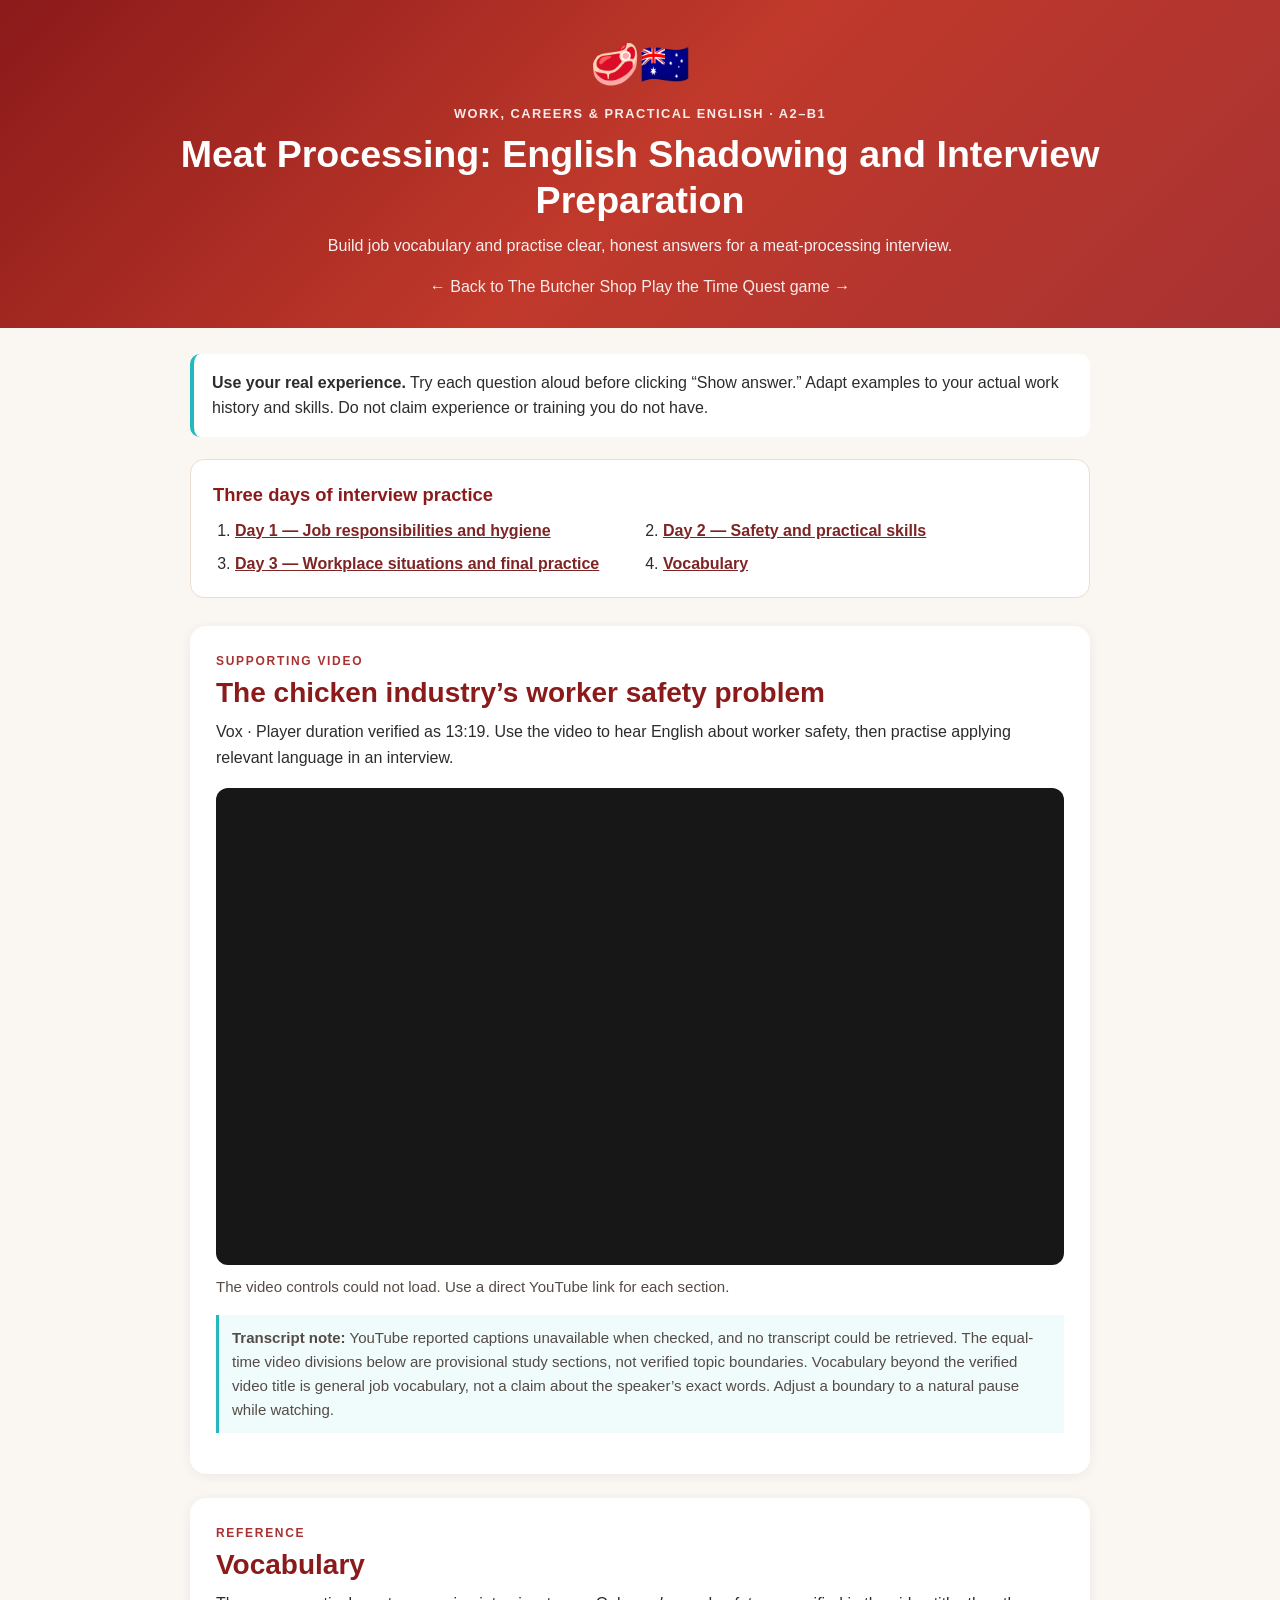
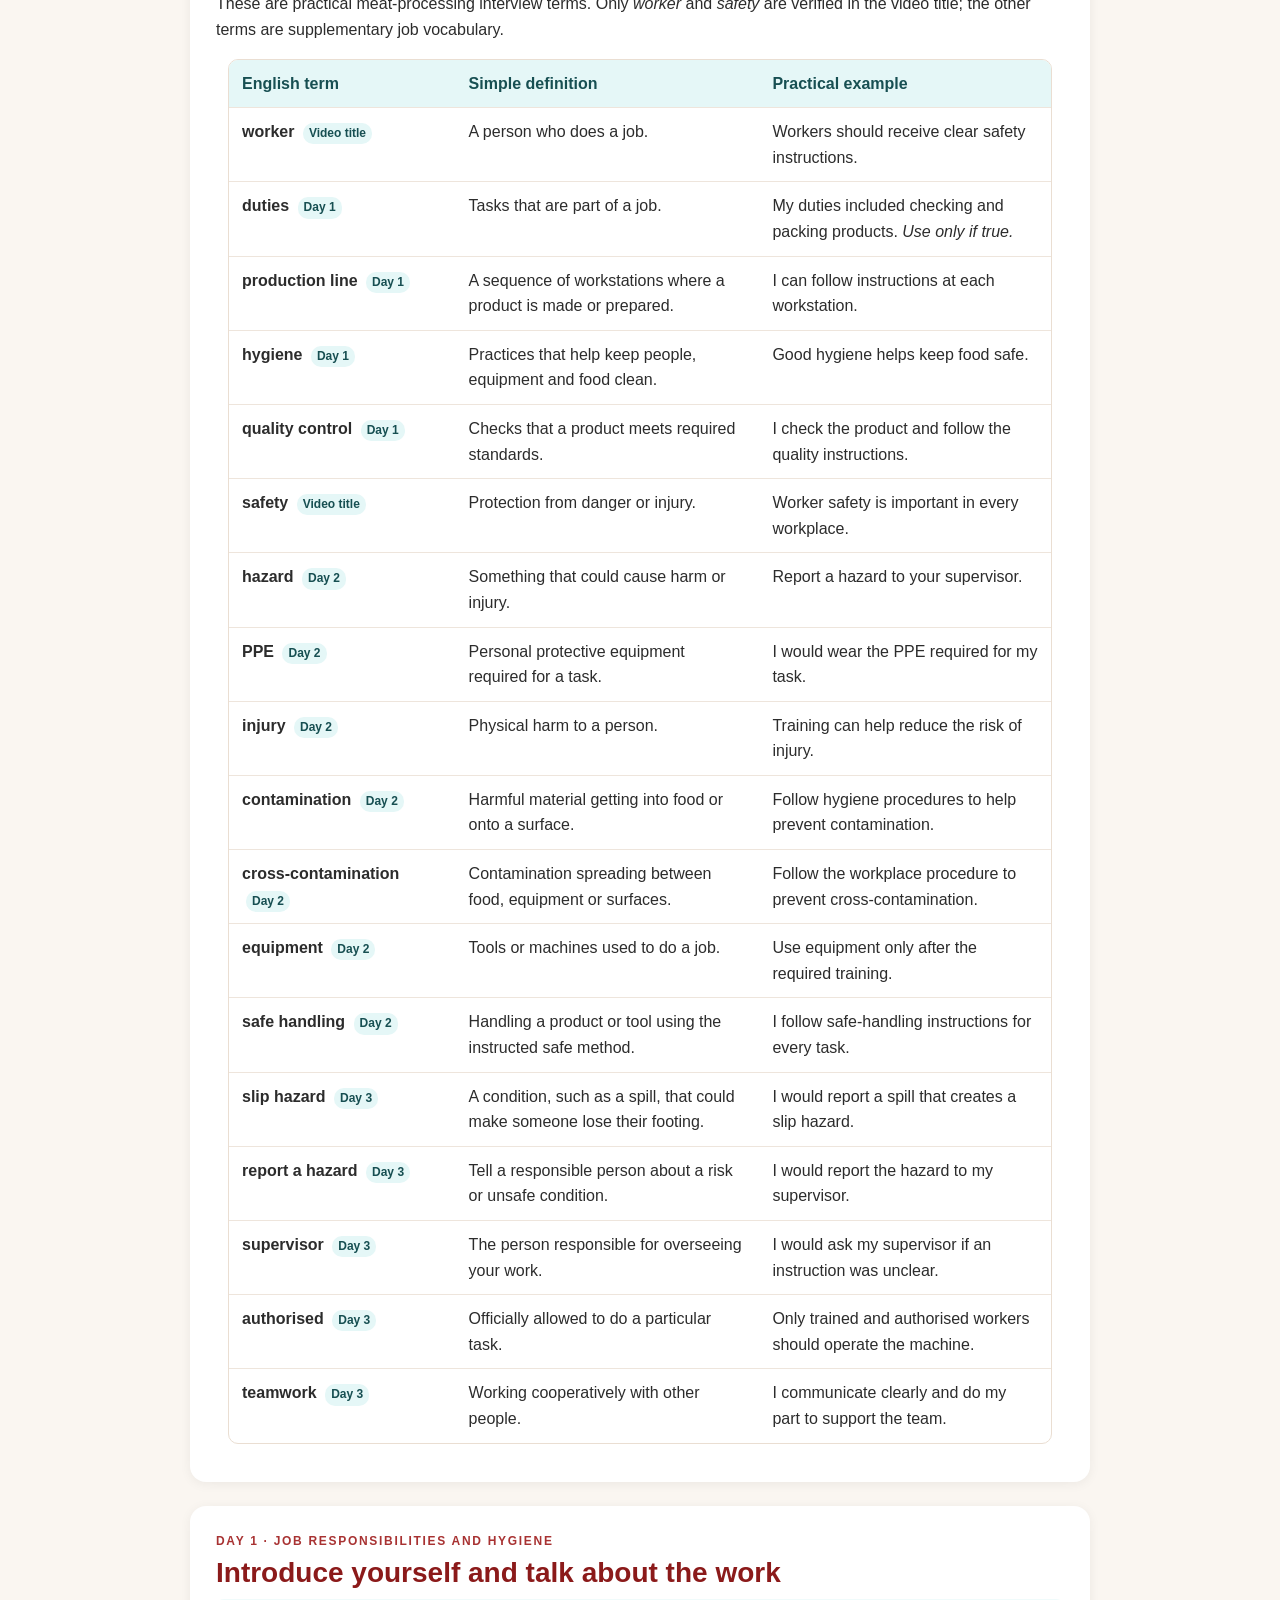
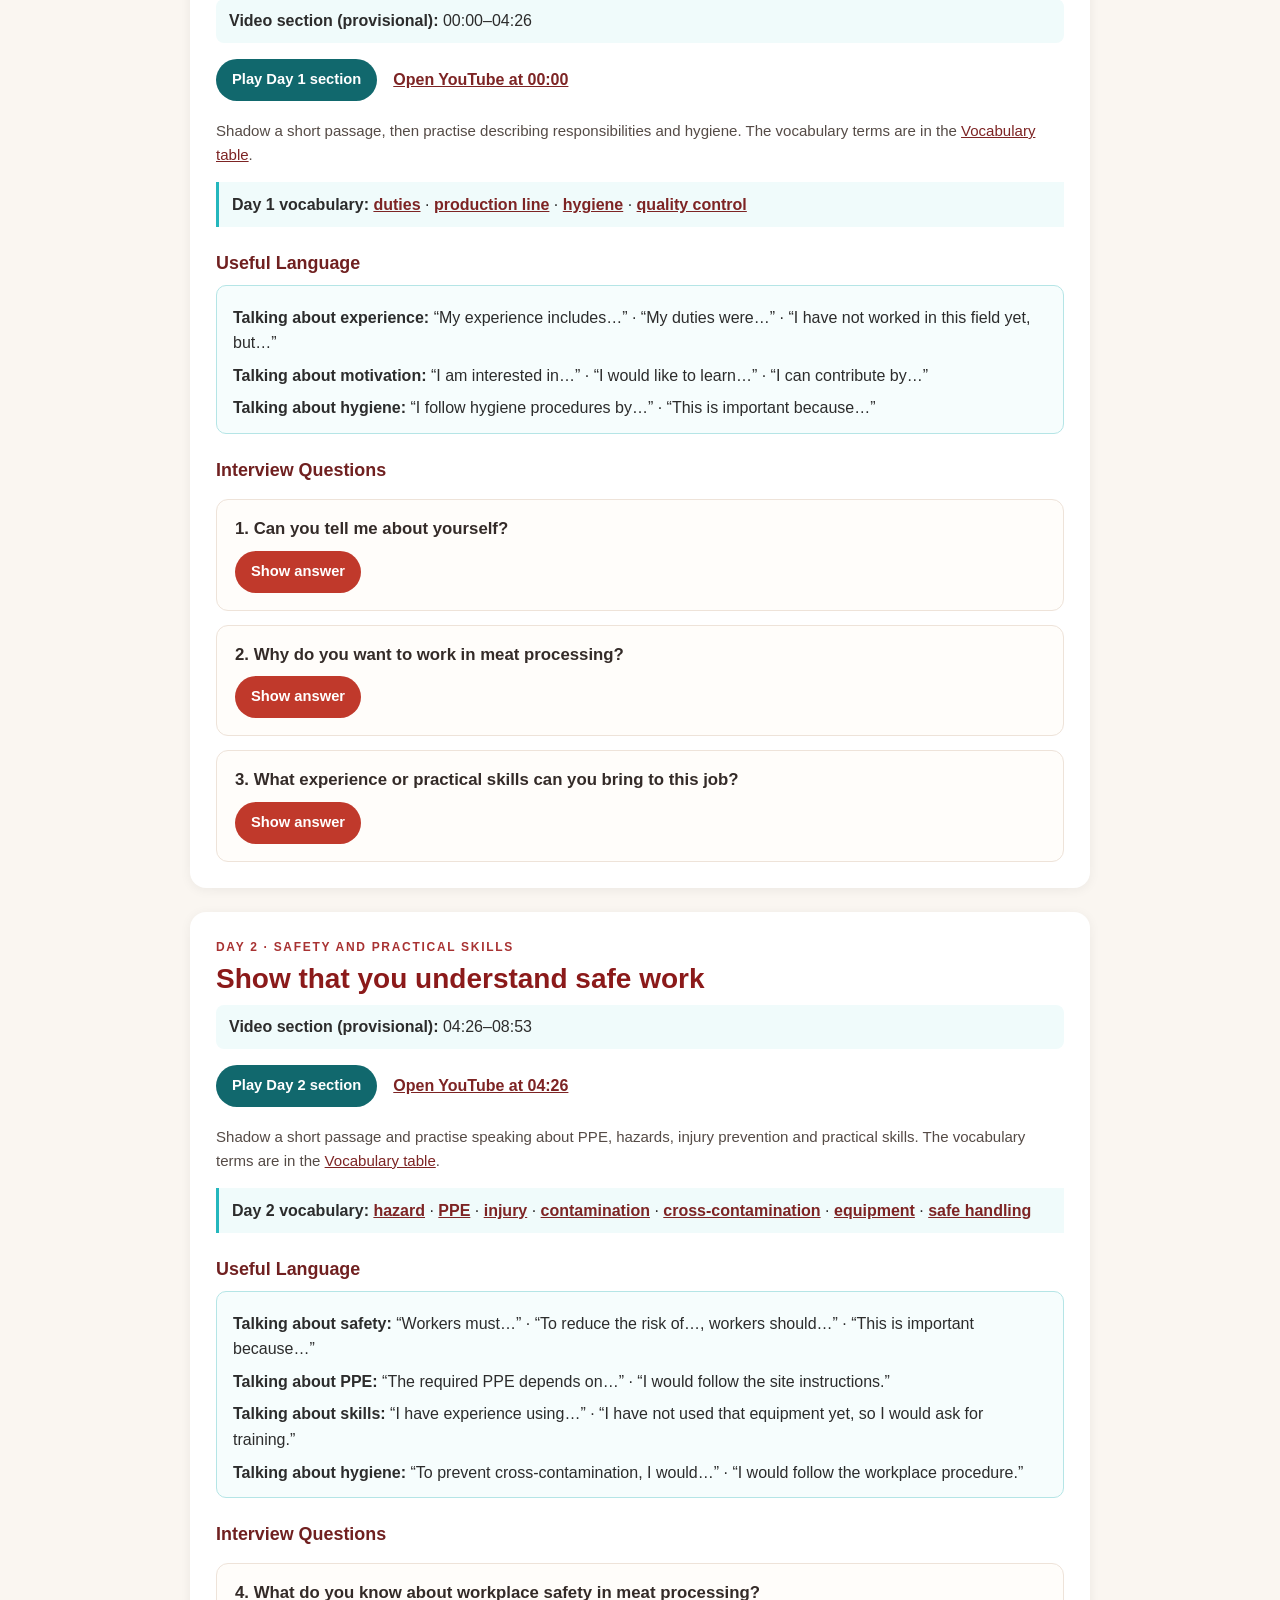
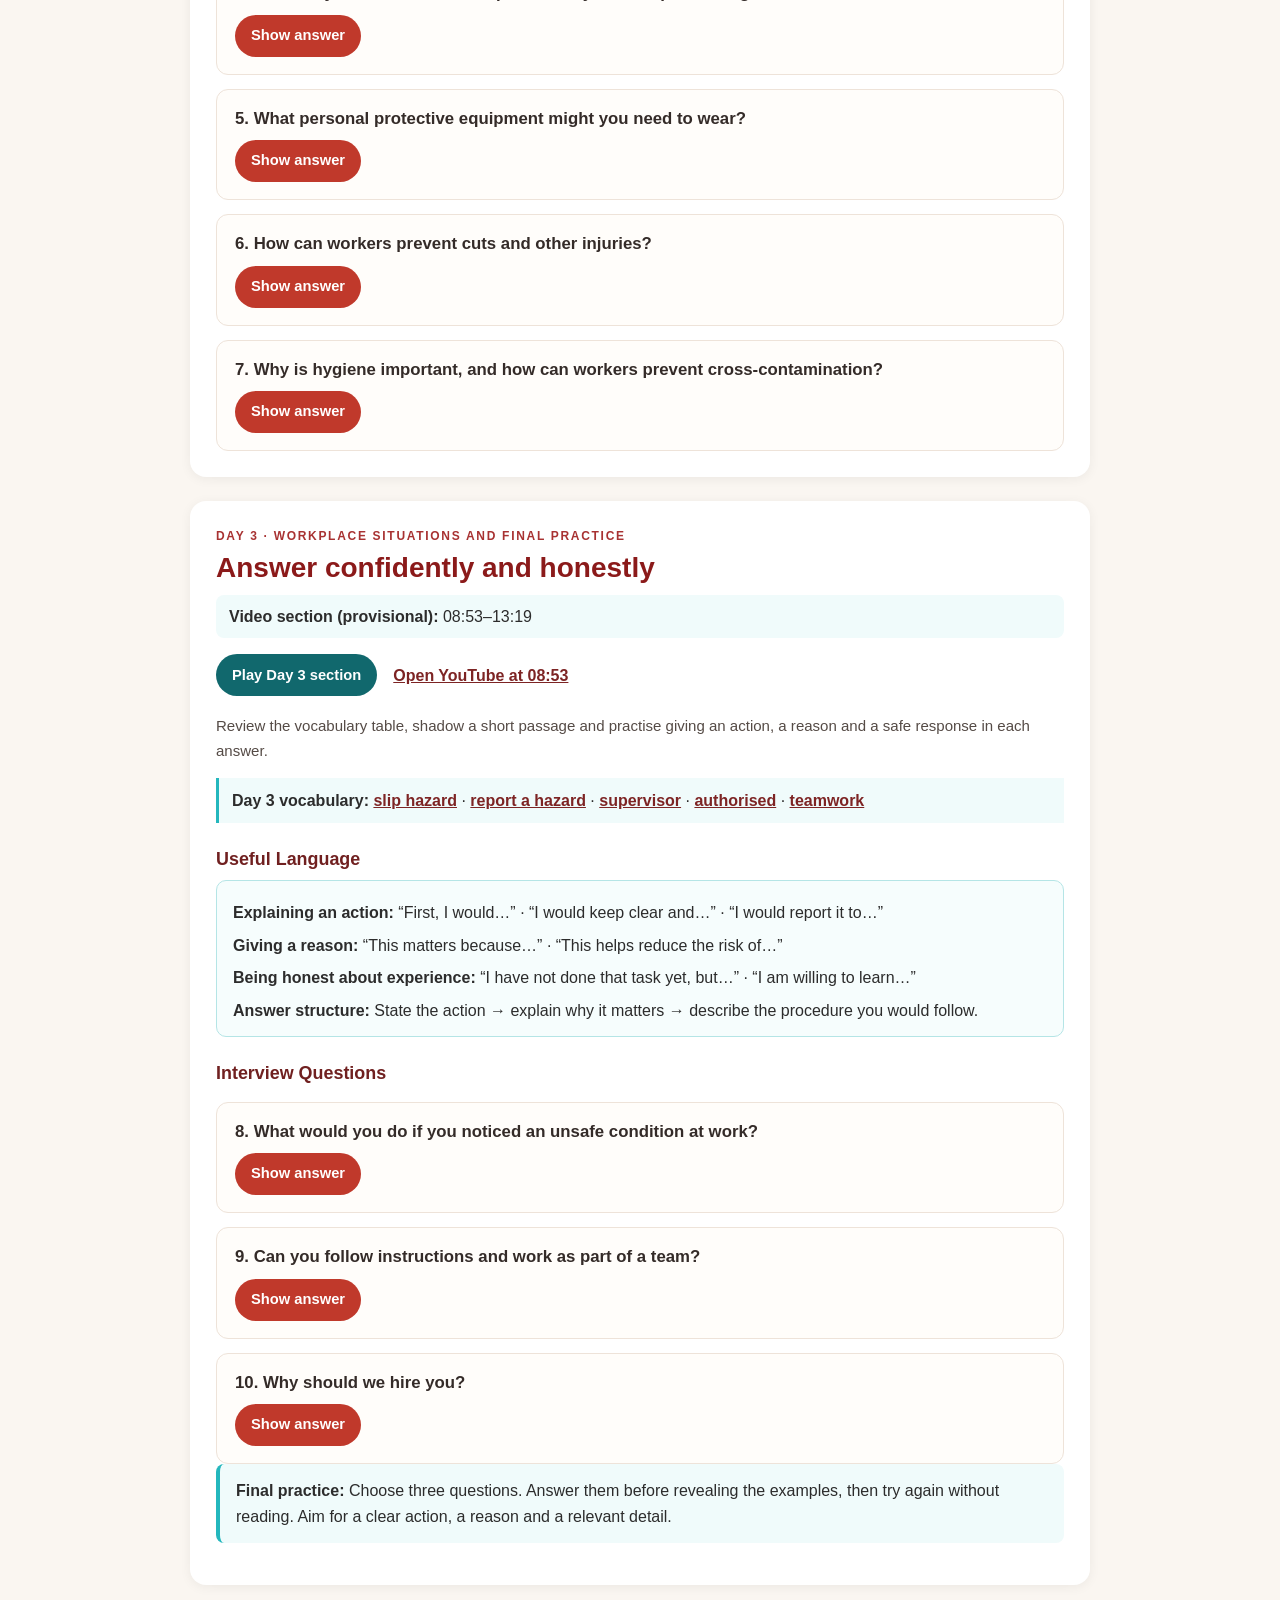
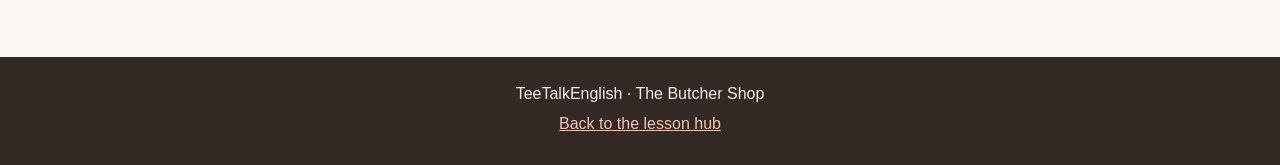
<file: lesson-meat-processing/index.html>
<!DOCTYPE html>
<html lang="en">
<head>
  <meta charset="UTF-8">
  <meta name="viewport" content="width=device-width, initial-scale=1.0">
  <meta name="description" content="Practise meat-processing job interview questions with useful English vocabulary and concise sample answers.">
  <title>Meat Processing: English Shadowing and Interview Preparation — TeeTalkEnglish</title>
  <link rel="stylesheet" href="style.css">
  <script src="script.js" defer></script>
</head>
<body>
  <header class="lesson-header">
    <div class="header-icon" aria-hidden="true">🥩🇦🇺</div>
    <p class="eyebrow">WORK, CAREERS &amp; PRACTICAL ENGLISH · A2–B1</p>
    <h1>Meat Processing: English Shadowing and Interview Preparation</h1>
    <p class="intro">Build job vocabulary and practise clear, honest answers for a meat-processing interview.</p>
    <a class="back-link" href="../index.html">← Back to The Butcher Shop</a>
    <a class="back-link" href="../game-meat-processing/">Play the Time Quest game →</a>
  </header>

  <main>
    <aside class="lesson-note">
      <strong>Use your real experience.</strong> Try each question aloud before clicking “Show answer.” Adapt examples to your actual work history and skills. Do not claim experience or training you do not have.
    </aside>

    <nav class="contents day-navigation" aria-label="Navigate to a study day">
      <h2>Three days of interview practice</h2>
      <ol>
        <li><a href="#day-1">Day 1 — Job responsibilities and hygiene</a></li>
        <li><a href="#day-2">Day 2 — Safety and practical skills</a></li>
        <li><a href="#day-3">Day 3 — Workplace situations and final practice</a></li>
        <li><a href="#vocabulary">Vocabulary</a></li>
      </ol>
    </nav>

    <section class="lesson-section video-section" aria-labelledby="video-title">
      <p class="section-label">SUPPORTING VIDEO</p>
      <h2 id="video-title">The chicken industry’s worker safety problem</h2>
      <p>Vox · Player duration verified as 13:19. Use the video to hear English about worker safety, then practise applying relevant language in an interview.</p>
      <div class="video-frame">
        <iframe
          id="video-player"
          src="https://www.youtube.com/embed/Ia3abCiYX3w?enablejsapi=1&amp;playsinline=1"
          title="The chicken industry’s worker safety problem — Vox"
          allow="accelerometer; autoplay; clipboard-write; encrypted-media; gyroscope; picture-in-picture; web-share"
          referrerpolicy="strict-origin-when-cross-origin"
          allowfullscreen></iframe>
      </div>
      <p id="player-status" class="player-status" role="status" aria-live="polite">Use a day’s button to play its section, or open the direct YouTube link.</p>
      <p class="caption-note"><strong>Transcript note:</strong> YouTube reported captions unavailable when checked, and no transcript could be retrieved. The equal-time video divisions below are provisional study sections, not verified topic boundaries. Vocabulary beyond the verified video title is general job vocabulary, not a claim about the speaker’s exact words. Adjust a boundary to a natural pause while watching.</p>
    </section>

    <section id="vocabulary" class="lesson-section" aria-labelledby="vocabulary-title">
      <p class="section-label">REFERENCE</p>
      <h2 id="vocabulary-title">Vocabulary</h2>
      <p>These are practical meat-processing interview terms. Only <em>worker</em> and <em>safety</em> are verified in the video title; the other terms are supplementary job vocabulary.</p>
      <div class="table-wrap">
        <table>
          <thead>
            <tr><th scope="col">English term</th><th scope="col">Simple definition</th><th scope="col">Practical example</th></tr>
          </thead>
          <tbody>
            <tr><th scope="row">worker <span class="source-label">Video title</span></th><td>A person who does a job.</td><td>Workers should receive clear safety instructions.</td></tr>
            <tr><th id="vocab-duties" scope="row">duties <span class="source-label">Day 1</span></th><td>Tasks that are part of a job.</td><td>My duties included checking and packing products. <em>Use only if true.</em></td></tr>
            <tr><th id="vocab-production" scope="row">production line <span class="source-label">Day 1</span></th><td>A sequence of workstations where a product is made or prepared.</td><td>I can follow instructions at each workstation.</td></tr>
            <tr><th id="vocab-hygiene" scope="row">hygiene <span class="source-label">Day 1</span></th><td>Practices that help keep people, equipment and food clean.</td><td>Good hygiene helps keep food safe.</td></tr>
            <tr><th id="vocab-quality" scope="row">quality control <span class="source-label">Day 1</span></th><td>Checks that a product meets required standards.</td><td>I check the product and follow the quality instructions.</td></tr>
            <tr><th scope="row">safety <span class="source-label">Video title</span></th><td>Protection from danger or injury.</td><td>Worker safety is important in every workplace.</td></tr>
            <tr><th id="vocab-hazard" scope="row">hazard <span class="source-label">Day 2</span></th><td>Something that could cause harm or injury.</td><td>Report a hazard to your supervisor.</td></tr>
            <tr><th id="vocab-ppe" scope="row">PPE <span class="source-label">Day 2</span></th><td>Personal protective equipment required for a task.</td><td>I would wear the PPE required for my task.</td></tr>
            <tr><th id="vocab-injury" scope="row">injury <span class="source-label">Day 2</span></th><td>Physical harm to a person.</td><td>Training can help reduce the risk of injury.</td></tr>
            <tr><th id="vocab-contamination" scope="row">contamination <span class="source-label">Day 2</span></th><td>Harmful material getting into food or onto a surface.</td><td>Follow hygiene procedures to help prevent contamination.</td></tr>
            <tr><th id="vocab-cross-contamination" scope="row">cross-contamination <span class="source-label">Day 2</span></th><td>Contamination spreading between food, equipment or surfaces.</td><td>Follow the workplace procedure to prevent cross-contamination.</td></tr>
            <tr><th id="vocab-equipment" scope="row">equipment <span class="source-label">Day 2</span></th><td>Tools or machines used to do a job.</td><td>Use equipment only after the required training.</td></tr>
            <tr><th id="vocab-safe-handling" scope="row">safe handling <span class="source-label">Day 2</span></th><td>Handling a product or tool using the instructed safe method.</td><td>I follow safe-handling instructions for every task.</td></tr>
            <tr><th id="vocab-slip" scope="row">slip hazard <span class="source-label">Day 3</span></th><td>A condition, such as a spill, that could make someone lose their footing.</td><td>I would report a spill that creates a slip hazard.</td></tr>
            <tr><th id="vocab-report" scope="row">report a hazard <span class="source-label">Day 3</span></th><td>Tell a responsible person about a risk or unsafe condition.</td><td>I would report the hazard to my supervisor.</td></tr>
            <tr><th id="vocab-supervisor" scope="row">supervisor <span class="source-label">Day 3</span></th><td>The person responsible for overseeing your work.</td><td>I would ask my supervisor if an instruction was unclear.</td></tr>
            <tr><th id="vocab-authorised" scope="row">authorised <span class="source-label">Day 3</span></th><td>Officially allowed to do a particular task.</td><td>Only trained and authorised workers should operate the machine.</td></tr>
            <tr><th id="vocab-teamwork" scope="row">teamwork <span class="source-label">Day 3</span></th><td>Working cooperatively with other people.</td><td>I communicate clearly and do my part to support the team.</td></tr>
          </tbody>
        </table>
      </div>
    </section>

    <section id="day-1" class="lesson-section day-section" aria-labelledby="day-1-title">
      <p class="section-label">DAY 1 · JOB RESPONSIBILITIES AND HYGIENE</p>
      <h2 id="day-1-title">Introduce yourself and talk about the work</h2>
      <p class="segment-time"><strong>Video section (provisional):</strong> 00:00–04:26</p>
      <div class="segment-actions">
        <button class="primary-button play-segment" type="button" data-segment="day-1">Play Day 1 section</button>
        <a class="text-button" href="https://www.youtube.com/watch?v=Ia3abCiYX3w&amp;t=0s" target="_blank" rel="noopener noreferrer">Open YouTube at 00:00</a>
      </div>
      <p class="day-instruction">Shadow a short passage, then practise describing responsibilities and hygiene. The vocabulary terms are in the <a href="#vocabulary">Vocabulary table</a>.</p>
      <p class="day-vocabulary"><strong>Day 1 vocabulary:</strong> <a href="#vocab-duties">duties</a> · <a href="#vocab-production">production line</a> · <a href="#vocab-hygiene">hygiene</a> · <a href="#vocab-quality">quality control</a></p>

      <h3>Useful Language</h3>
      <div class="useful-language">
        <p><strong>Talking about experience:</strong> “My experience includes…” · “My duties were…” · “I have not worked in this field yet, but…”</p>
        <p><strong>Talking about motivation:</strong> “I am interested in…” · “I would like to learn…” · “I can contribute by…”</p>
        <p><strong>Talking about hygiene:</strong> “I follow hygiene procedures by…” · “This is important because…”</p>
      </div>

      <h3>Interview Questions</h3>
      <div class="practice-list">
        <article class="practice-card">
          <h4>1. Can you tell me about yourself?</h4>
          <button class="reveal-button" type="button" aria-expanded="false" aria-controls="day-1-answer-1">Show answer</button>
          <div class="answer" id="day-1-answer-1" hidden>
            <p><strong>Sample answer:</strong> “I am interested in food processing. I am careful, willing to learn and comfortable working as part of a team.”</p>
          </div>
        </article>
        <article class="practice-card">
          <h4>2. Why do you want to work in meat processing?</h4>
          <button class="reveal-button" type="button" aria-expanded="false" aria-controls="day-1-answer-2">Show answer</button>
          <div class="answer" id="day-1-answer-2" hidden>
            <p><strong>Sample answer:</strong> “I am interested in practical work and learning new skills. I would like to contribute to a team and follow the workplace’s safety and quality standards.”</p>
          </div>
        </article>
        <article class="practice-card">
          <h4>3. What experience or practical skills can you bring to this job?</h4>
          <button class="reveal-button" type="button" aria-expanded="false" aria-controls="day-1-answer-3">Show answer</button>
          <div class="answer" id="day-1-answer-3" hidden>
            <p><strong>Sample answer for a new worker:</strong> “I have not worked in food processing yet, but I am careful, learn new tasks quickly and am ready to follow the required training.”</p>
            <p><strong>Adapt it:</strong> If you have relevant experience, describe only your actual duties and skills.</p>
          </div>
        </article>
      </div>
    </section>

    <section id="day-2" class="lesson-section day-section" aria-labelledby="day-2-title">
      <p class="section-label">DAY 2 · SAFETY AND PRACTICAL SKILLS</p>
      <h2 id="day-2-title">Show that you understand safe work</h2>
      <p class="segment-time"><strong>Video section (provisional):</strong> 04:26–08:53</p>
      <div class="segment-actions">
        <button class="primary-button play-segment" type="button" data-segment="day-2">Play Day 2 section</button>
        <a class="text-button" href="https://www.youtube.com/watch?v=Ia3abCiYX3w&amp;t=266s" target="_blank" rel="noopener noreferrer">Open YouTube at 04:26</a>
      </div>
      <p class="day-instruction">Shadow a short passage and practise speaking about PPE, hazards, injury prevention and practical skills. The vocabulary terms are in the <a href="#vocabulary">Vocabulary table</a>.</p>
      <p class="day-vocabulary"><strong>Day 2 vocabulary:</strong> <a href="#vocab-hazard">hazard</a> · <a href="#vocab-ppe">PPE</a> · <a href="#vocab-injury">injury</a> · <a href="#vocab-contamination">contamination</a> · <a href="#vocab-cross-contamination">cross-contamination</a> · <a href="#vocab-equipment">equipment</a> · <a href="#vocab-safe-handling">safe handling</a></p>

      <h3>Useful Language</h3>
      <div class="useful-language">
        <p><strong>Talking about safety:</strong> “Workers must…” · “To reduce the risk of…, workers should…” · “This is important because…”</p>
        <p><strong>Talking about PPE:</strong> “The required PPE depends on…” · “I would follow the site instructions.”</p>
        <p><strong>Talking about skills:</strong> “I have experience using…” · “I have not used that equipment yet, so I would ask for training.”</p>
        <p><strong>Talking about hygiene:</strong> “To prevent cross-contamination, I would…” · “I would follow the workplace procedure.”</p>
      </div>

      <h3>Interview Questions</h3>
      <div class="practice-list">
        <article class="practice-card">
          <h4>4. What do you know about workplace safety in meat processing?</h4>
          <button class="reveal-button" type="button" aria-expanded="false" aria-controls="day-2-answer-1">Show answer</button>
          <div class="answer" id="day-2-answer-1" hidden>
            <p><strong>Sample answer:</strong> “Workers should follow their training, use the required PPE and report hazards. This helps reduce risks and protect the team.”</p>
          </div>
        </article>
        <article class="practice-card">
          <h4>5. What personal protective equipment might you need to wear?</h4>
          <button class="reveal-button" type="button" aria-expanded="false" aria-controls="day-2-answer-2">Show answer</button>
          <div class="answer" id="day-2-answer-2" hidden>
            <p><strong>Sample answer:</strong> “It depends on the task and workplace. PPE may include protective clothing, gloves or safety footwear. I would follow the site instructions.”</p>
          </div>
        </article>
        <article class="practice-card">
          <h4>6. How can workers prevent cuts and other injuries?</h4>
          <button class="reveal-button" type="button" aria-expanded="false" aria-controls="day-2-answer-3">Show answer</button>
          <div class="answer" id="day-2-answer-3" hidden>
            <p><strong>Sample answer:</strong> “Workers should follow their training and the correct procedures. I would not use unfamiliar equipment until I had the required training and permission.”</p>
          </div>
        </article>
        <article class="practice-card">
          <h4>7. Why is hygiene important, and how can workers prevent cross-contamination?</h4>
          <button class="reveal-button" type="button" aria-expanded="false" aria-controls="day-2-answer-4">Show answer</button>
          <div class="answer" id="day-2-answer-4" hidden>
            <p><strong>Sample answer:</strong> “Good hygiene helps keep food safe. I would follow the site’s cleaning and handling procedures, use clean equipment as instructed and keep items separate when required.”</p>
          </div>
        </article>
      </div>
    </section>

    <section id="day-3" class="lesson-section day-section" aria-labelledby="day-3-title">
      <p class="section-label">DAY 3 · WORKPLACE SITUATIONS AND FINAL PRACTICE</p>
      <h2 id="day-3-title">Answer confidently and honestly</h2>
      <p class="segment-time"><strong>Video section (provisional):</strong> 08:53–13:19</p>
      <div class="segment-actions">
        <button class="primary-button play-segment" type="button" data-segment="day-3">Play Day 3 section</button>
        <a class="text-button" href="https://www.youtube.com/watch?v=Ia3abCiYX3w&amp;t=533s" target="_blank" rel="noopener noreferrer">Open YouTube at 08:53</a>
      </div>
      <p class="day-instruction">Review the vocabulary table, shadow a short passage and practise giving an action, a reason and a safe response in each answer.</p>
      <p class="day-vocabulary"><strong>Day 3 vocabulary:</strong> <a href="#vocab-slip">slip hazard</a> · <a href="#vocab-report">report a hazard</a> · <a href="#vocab-supervisor">supervisor</a> · <a href="#vocab-authorised">authorised</a> · <a href="#vocab-teamwork">teamwork</a></p>

      <h3>Useful Language</h3>
      <div class="useful-language">
        <p><strong>Explaining an action:</strong> “First, I would…” · “I would keep clear and…” · “I would report it to…”</p>
        <p><strong>Giving a reason:</strong> “This matters because…” · “This helps reduce the risk of…”</p>
        <p><strong>Being honest about experience:</strong> “I have not done that task yet, but…” · “I am willing to learn…”</p>
        <p><strong>Answer structure:</strong> State the action → explain why it matters → describe the procedure you would follow.</p>
      </div>

      <h3>Interview Questions</h3>
      <div class="practice-list">
        <article class="practice-card">
          <h4>8. What would you do if you noticed an unsafe condition at work?</h4>
          <button class="reveal-button" type="button" aria-expanded="false" aria-controls="day-3-answer-1">Show answer</button>
          <div class="answer" id="day-3-answer-1" hidden>
            <p><strong>Sample answer:</strong> “I would keep clear of danger, warn people nearby if it was safe, and report it to my supervisor. I would follow the workplace procedure.”</p>
          </div>
        </article>
        <article class="practice-card">
          <h4>9. Can you follow instructions and work as part of a team?</h4>
          <button class="reveal-button" type="button" aria-expanded="false" aria-controls="day-3-answer-2">Show answer</button>
          <div class="answer" id="day-3-answer-2" hidden>
            <p><strong>Sample answer:</strong> “Yes. I listen carefully, ask questions when I am unsure and communicate respectfully. I would do my part to support the team.”</p>
          </div>
        </article>
        <article class="practice-card">
          <h4>10. Why should we hire you?</h4>
          <button class="reveal-button" type="button" aria-expanded="false" aria-controls="day-3-answer-3">Show answer</button>
          <div class="answer" id="day-3-answer-3" hidden>
            <p><strong>Sample answer:</strong> “I am careful, willing to learn and serious about following instructions. I would work safely and do my best to support the team.”</p>
            <p><strong>Adapt it:</strong> Add one real strength or example from your own experience.</p>
          </div>
        </article>
      </div>
      <p class="final-practice"><strong>Final practice:</strong> Choose three questions. Answer them before revealing the examples, then try again without reading. Aim for a clear action, a reason and a relevant detail.</p>
    </section>
  </main>

  <footer>
    <p>TeeTalkEnglish · The Butcher Shop</p>
    <p><a href="../index.html">Back to the lesson hub</a></p>
  </footer>
</body>
</html>
</file>
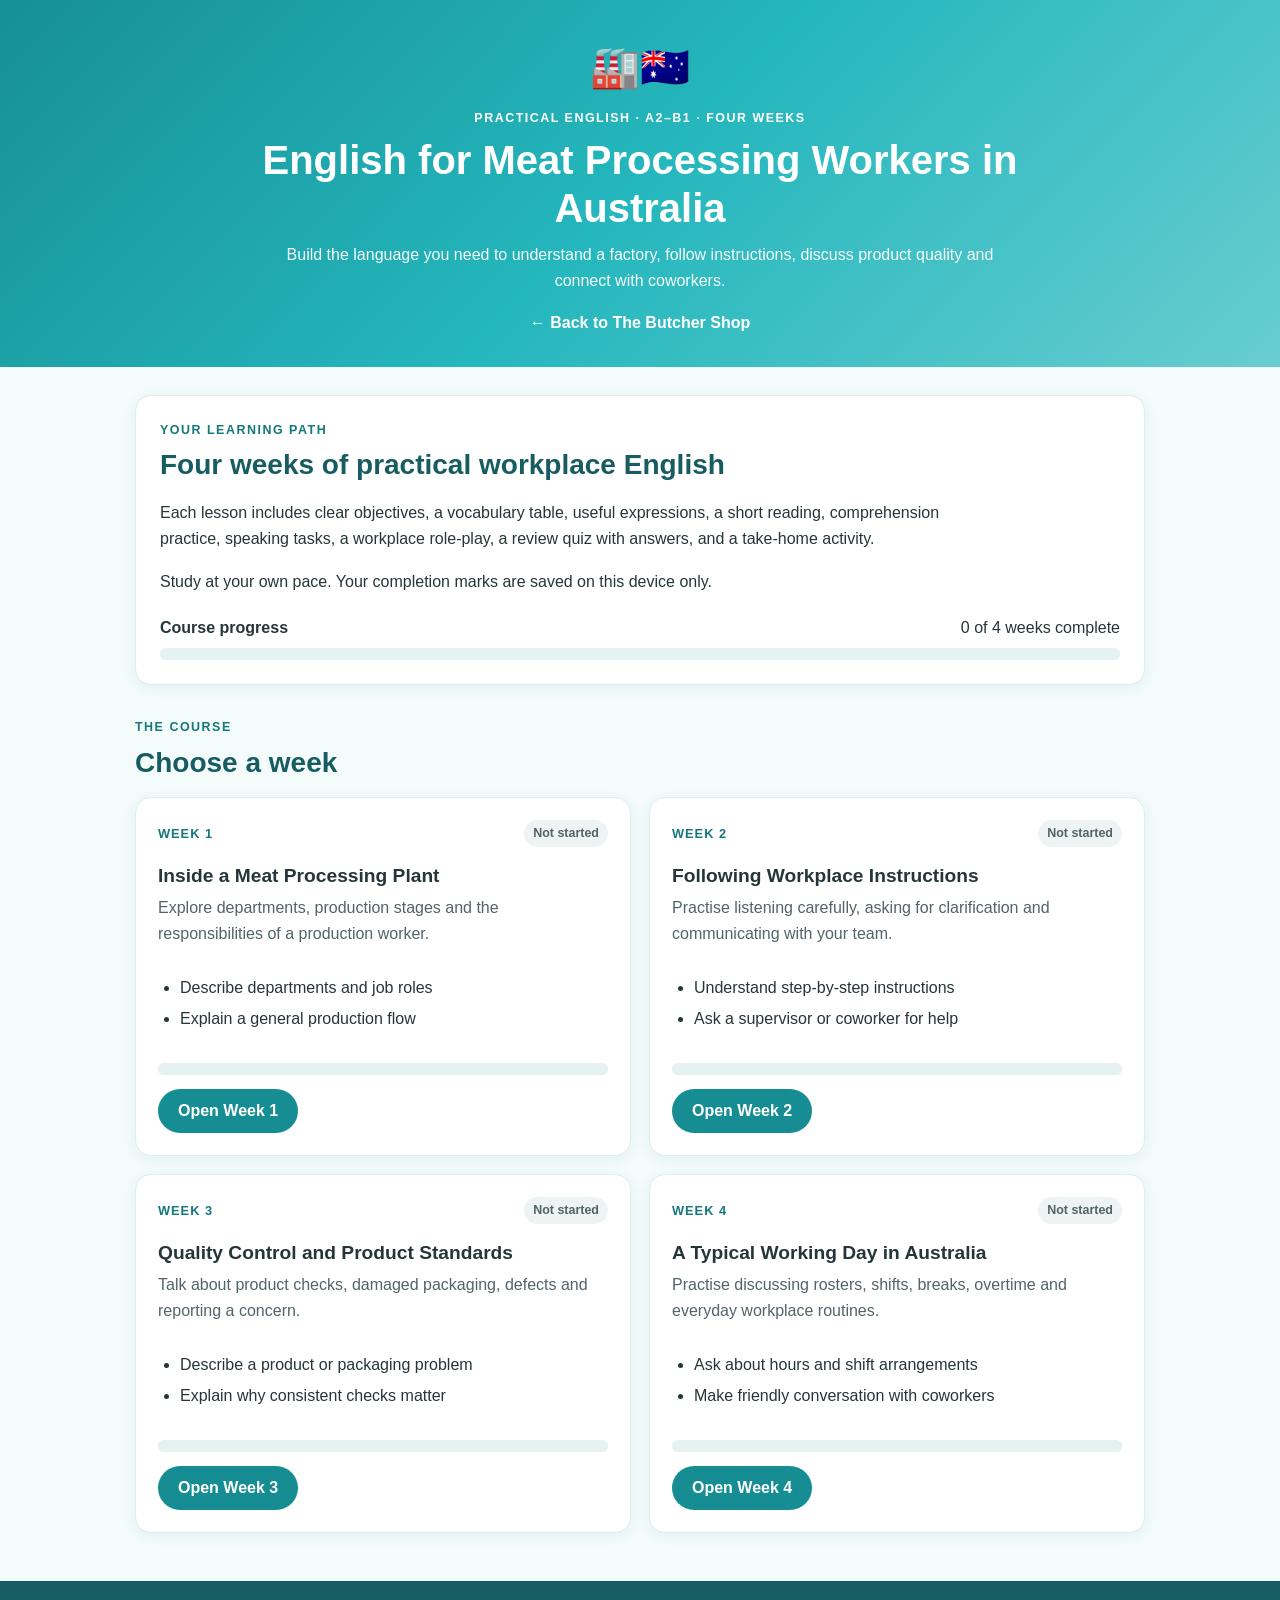
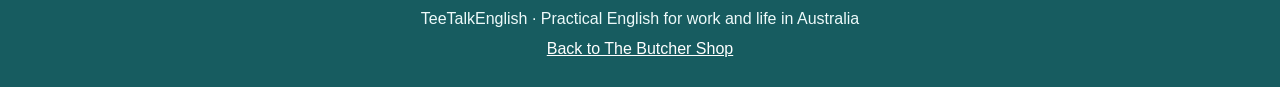
<file: meat-processing-workers-australia/index.html>
<!DOCTYPE html>
<html lang="en">
<head>
  <meta charset="UTF-8">
  <meta name="viewport" content="width=device-width, initial-scale=1">
  <meta name="description" content="A practical four-week English course for adults preparing to work in an Australian meat processing plant.">
  <title>English for Meat Processing Workers in Australia — TeeTalkEnglish</title>
  <link rel="stylesheet" href="style.css">
  <script src="progress.js" defer></script>
</head>
<body>
  <header class="course-header">
    <div class="header-icon" aria-hidden="true">🏭🇦🇺</div>
    <p class="eyebrow">PRACTICAL ENGLISH · A2–B1 · FOUR WEEKS</p>
    <h1>English for Meat Processing Workers in Australia</h1>
    <p class="intro">Build the language you need to understand a factory, follow instructions, discuss product quality and connect with coworkers.</p>
    <a class="back-link" href="../index.html">← Back to The Butcher Shop</a>
  </header>

  <main>
    <section class="welcome-card" aria-labelledby="welcome-title">
      <p class="section-label">YOUR LEARNING PATH</p>
      <h2 id="welcome-title">Four weeks of practical workplace English</h2>
      <p>Each lesson includes clear objectives, a vocabulary table, useful expressions, a short reading, comprehension practice, speaking tasks, a workplace role-play, a review quiz with answers, and a take-home activity.</p>
      <p>Study at your own pace. Your completion marks are saved on this device only.</p>
      <div class="overall-progress">
        <div class="progress-label">
          <strong>Course progress</strong>
          <span id="course-progress-text" role="status" aria-live="polite">0 of 4 weeks complete</span>
        </div>
        <progress id="course-progress" max="4" value="0" aria-label="Course progress"></progress>
      </div>
    </section>

    <section aria-labelledby="weeks-title">
      <p class="section-label">THE COURSE</p>
      <h2 id="weeks-title" class="section-heading">Choose a week</h2>
      <div class="week-grid">
        <article class="week-card" data-progress-week="1">
          <div class="week-topline"><span class="week-number">WEEK 1</span><span class="week-status" data-status>Not started</span></div>
          <h3>Inside a Meat Processing Plant</h3>
          <p>Explore departments, production stages and the responsibilities of a production worker.</p>
          <ul><li>Describe departments and job roles</li><li>Explain a general production flow</li></ul>
          <div class="card-progress"><progress max="1" value="0" data-week-progress aria-label="Week 1 progress"></progress></div>
          <a class="button-link" href="week-1.html">Open Week 1</a>
        </article>

        <article class="week-card" data-progress-week="2">
          <div class="week-topline"><span class="week-number">WEEK 2</span><span class="week-status" data-status>Not started</span></div>
          <h3>Following Workplace Instructions</h3>
          <p>Practise listening carefully, asking for clarification and communicating with your team.</p>
          <ul><li>Understand step-by-step instructions</li><li>Ask a supervisor or coworker for help</li></ul>
          <div class="card-progress"><progress max="1" value="0" data-week-progress aria-label="Week 2 progress"></progress></div>
          <a class="button-link" href="week-2.html">Open Week 2</a>
        </article>

        <article class="week-card" data-progress-week="3">
          <div class="week-topline"><span class="week-number">WEEK 3</span><span class="week-status" data-status>Not started</span></div>
          <h3>Quality Control and Product Standards</h3>
          <p>Talk about product checks, damaged packaging, defects and reporting a concern.</p>
          <ul><li>Describe a product or packaging problem</li><li>Explain why consistent checks matter</li></ul>
          <div class="card-progress"><progress max="1" value="0" data-week-progress aria-label="Week 3 progress"></progress></div>
          <a class="button-link" href="week-3.html">Open Week 3</a>
        </article>

        <article class="week-card" data-progress-week="4">
          <div class="week-topline"><span class="week-number">WEEK 4</span><span class="week-status" data-status>Not started</span></div>
          <h3>A Typical Working Day in Australia</h3>
          <p>Practise discussing rosters, shifts, breaks, overtime and everyday workplace routines.</p>
          <ul><li>Ask about hours and shift arrangements</li><li>Make friendly conversation with coworkers</li></ul>
          <div class="card-progress"><progress max="1" value="0" data-week-progress aria-label="Week 4 progress"></progress></div>
          <a class="button-link" href="week-4.html">Open Week 4</a>
        </article>
      </div>
    </section>
  </main>

  <footer>
    <p>TeeTalkEnglish · Practical English for work and life in Australia</p>
    <p><a href="../index.html">Back to The Butcher Shop</a></p>
  </footer>
</body>
</html>
</file>
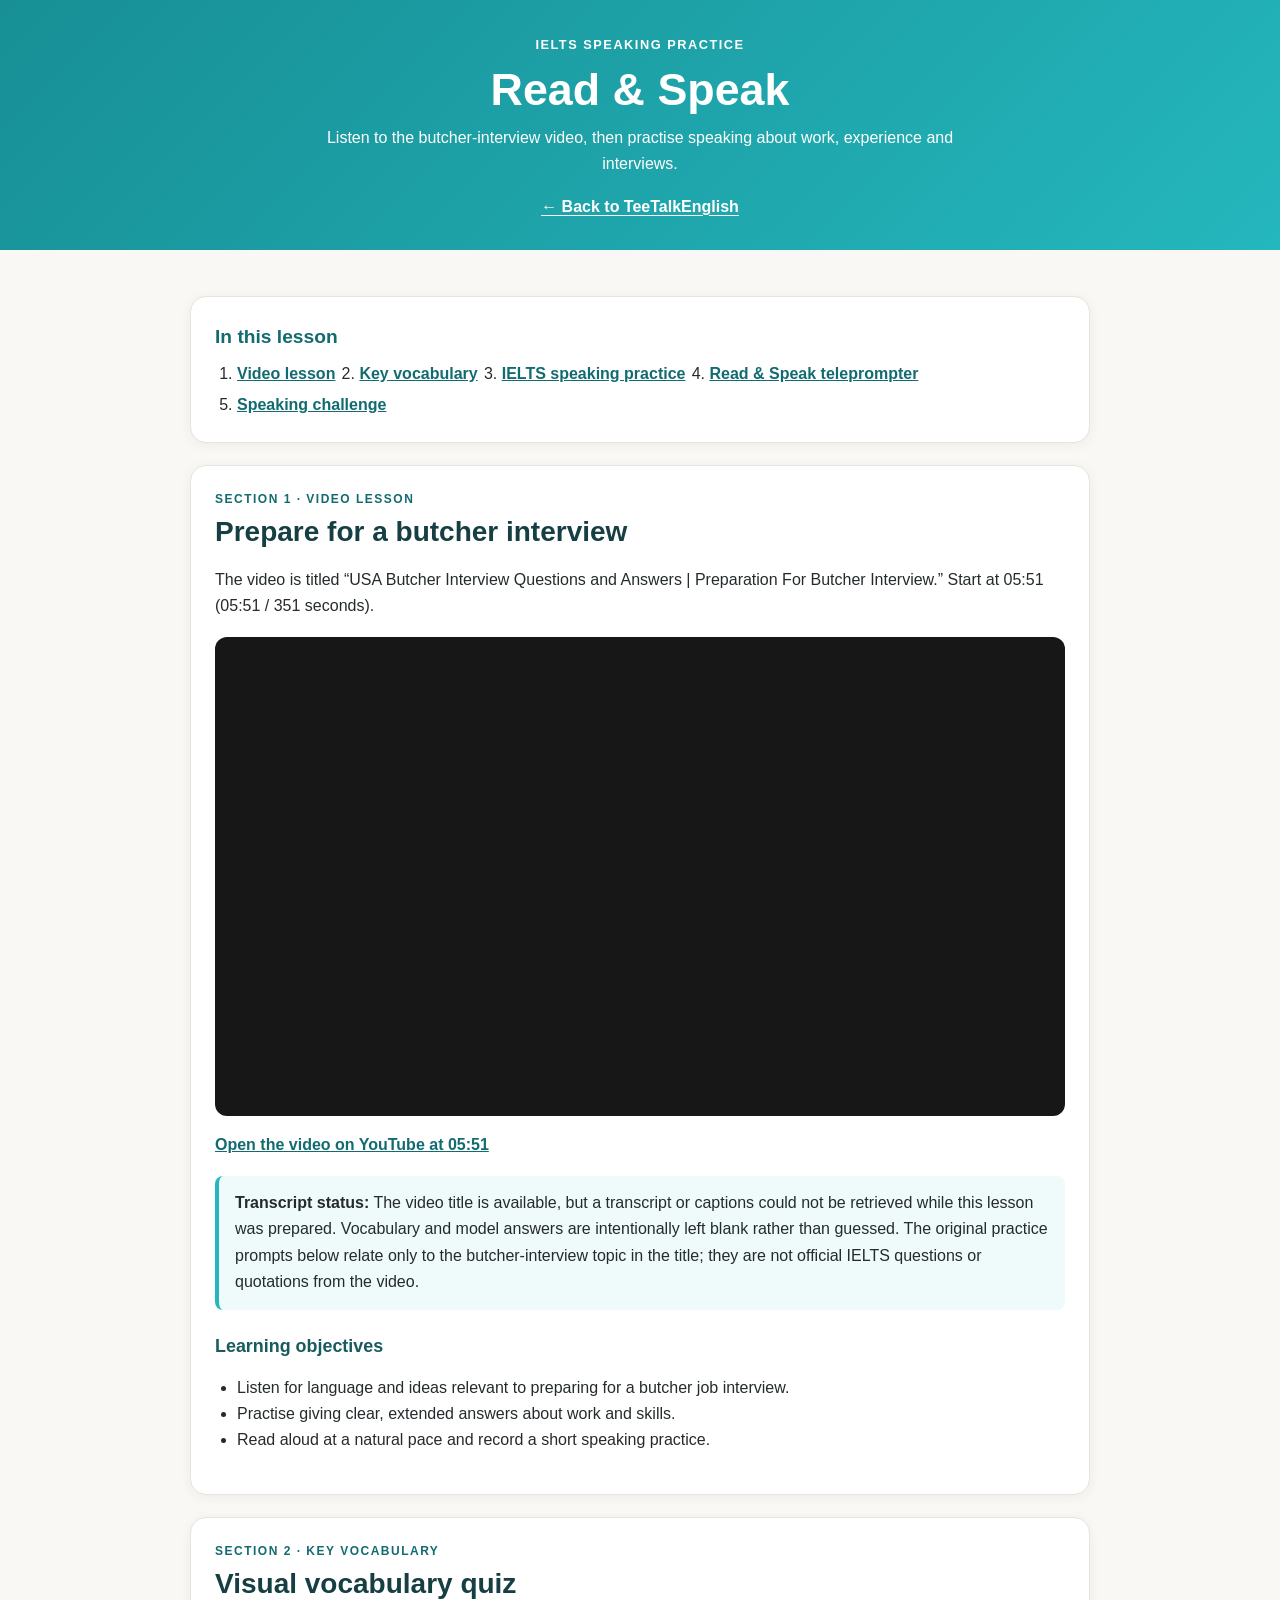
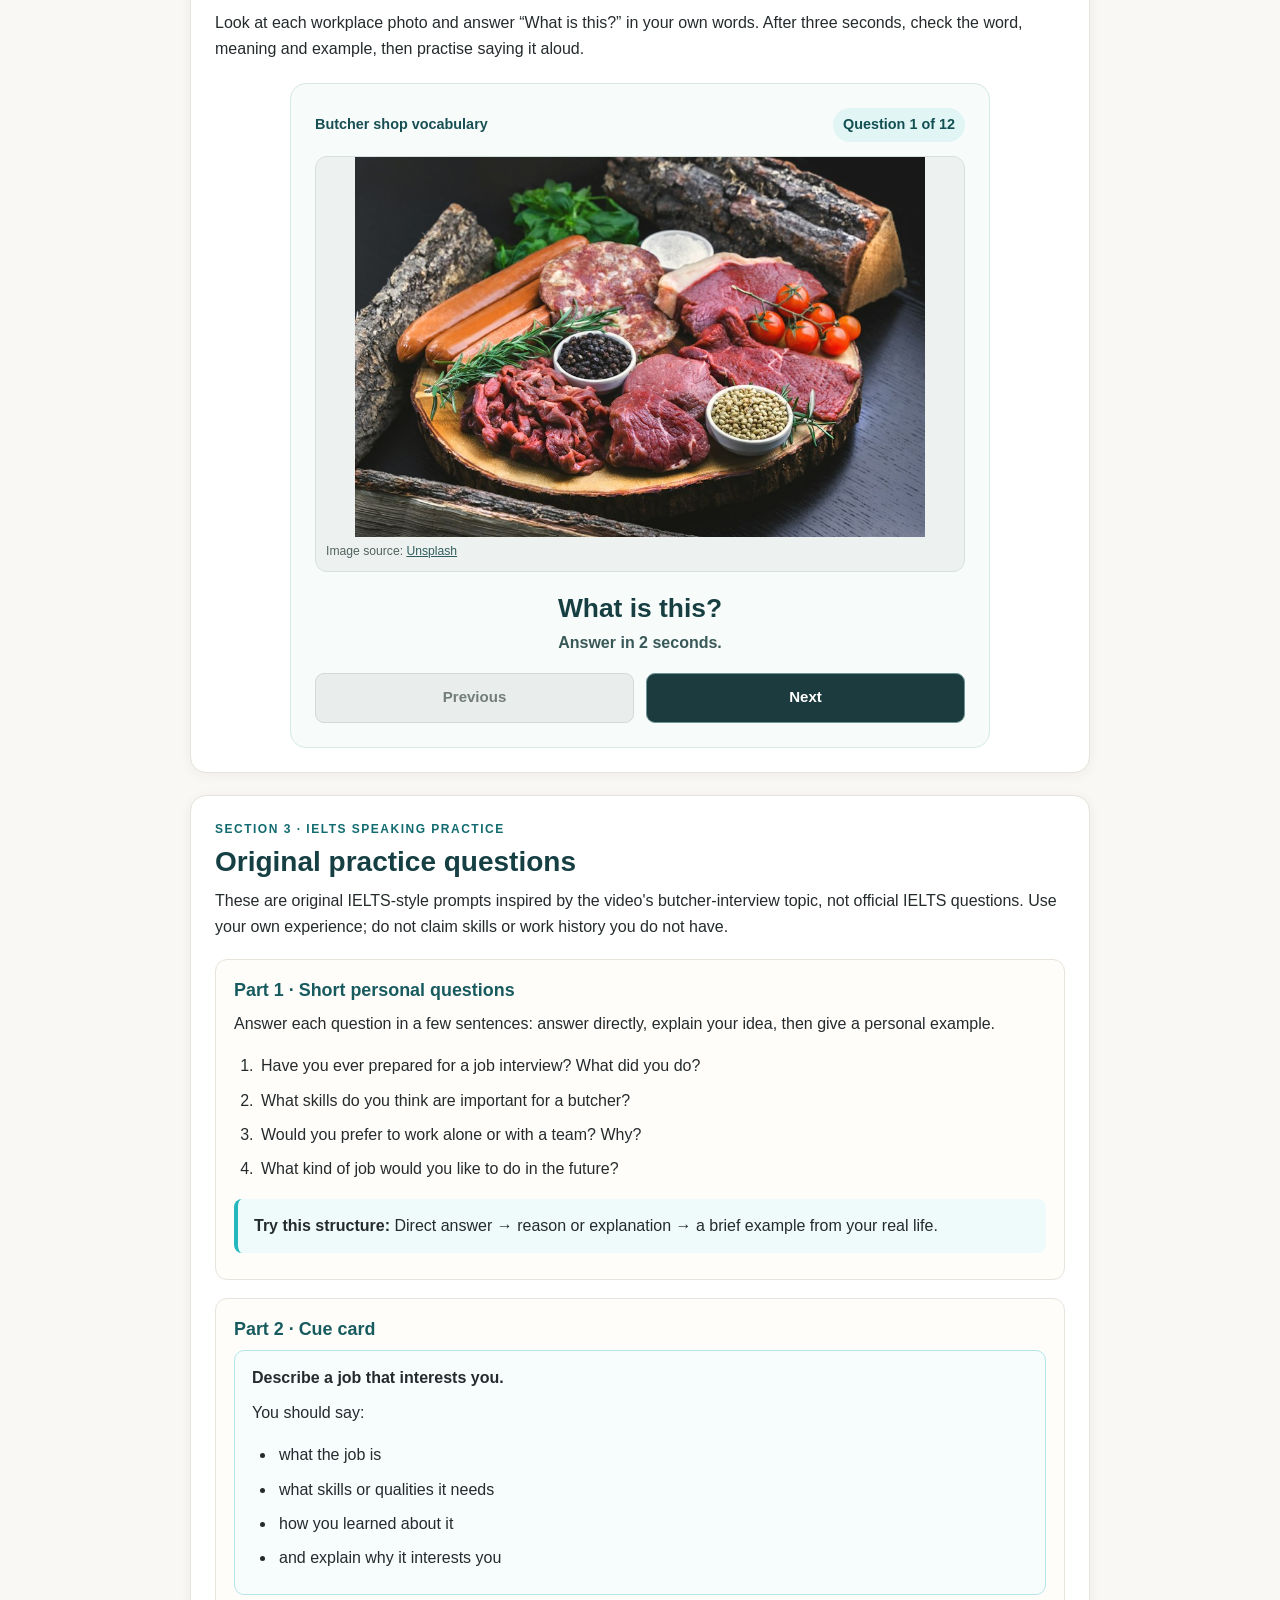
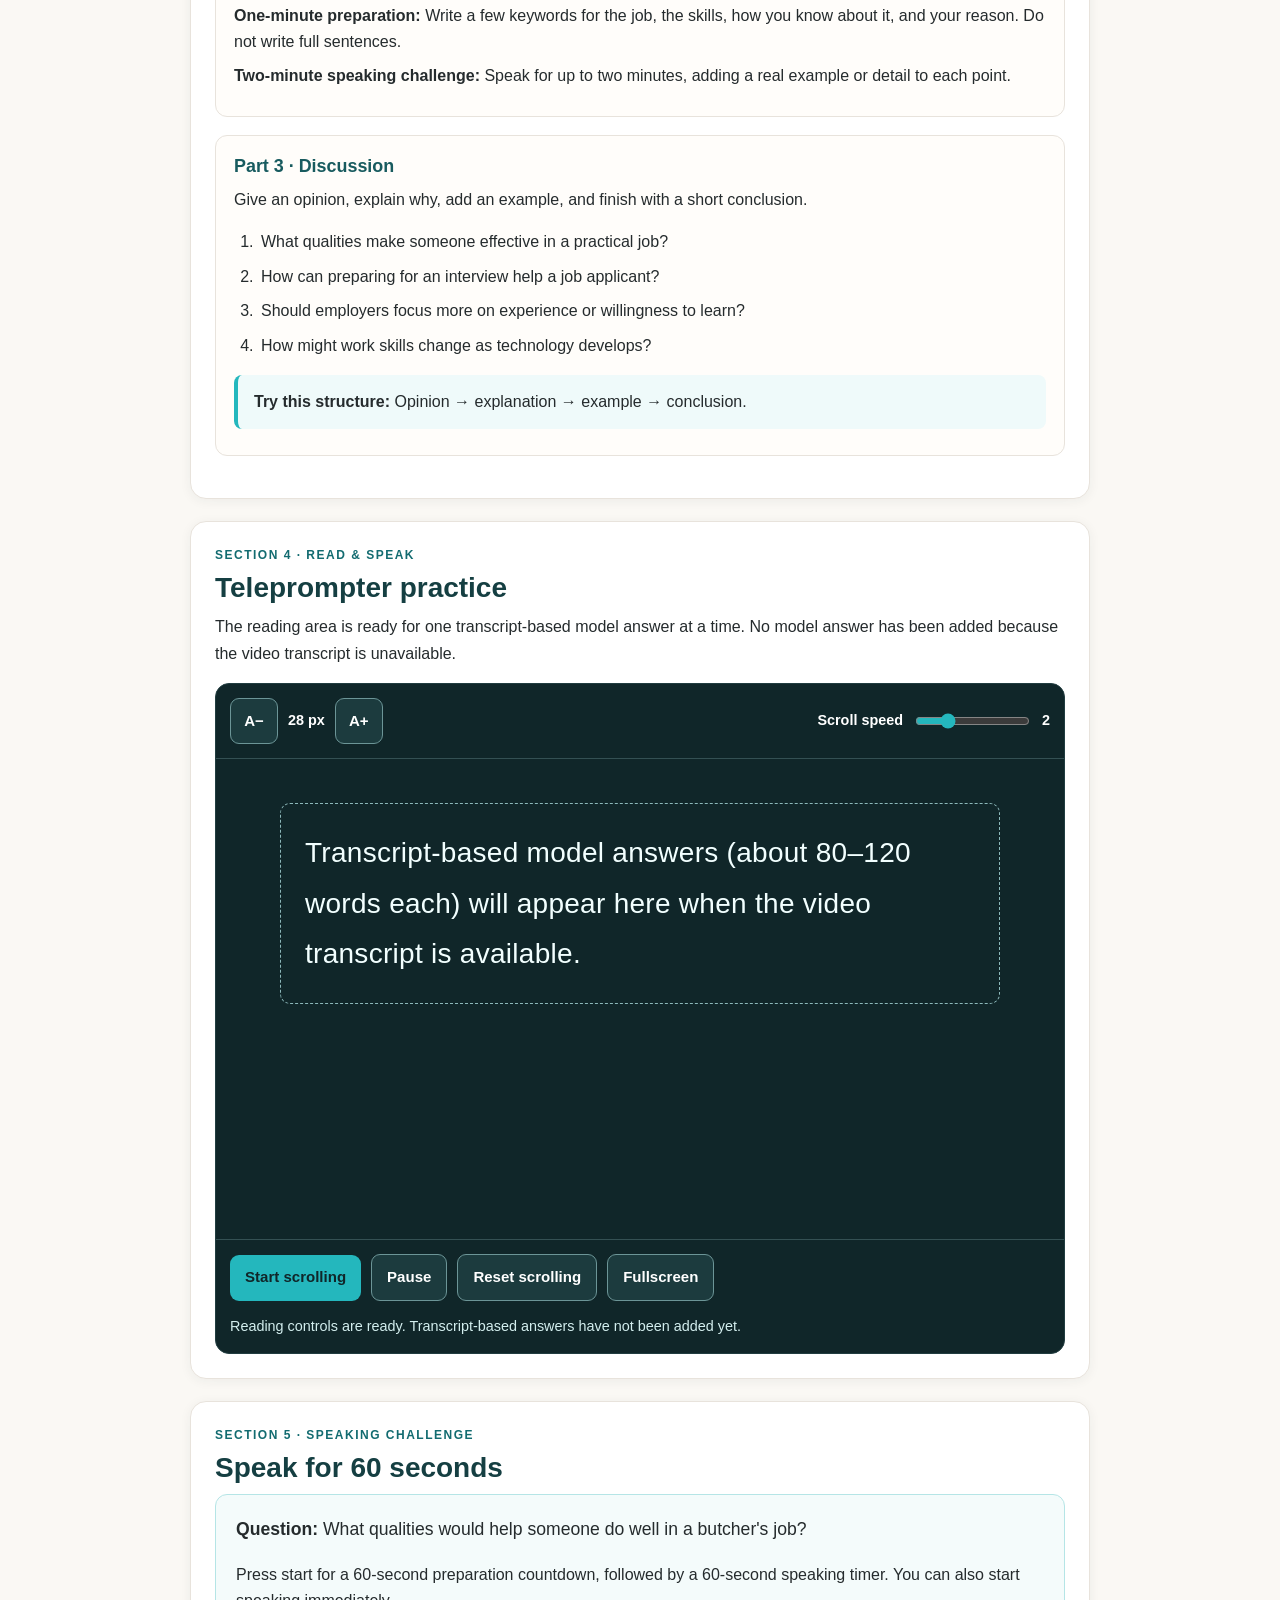
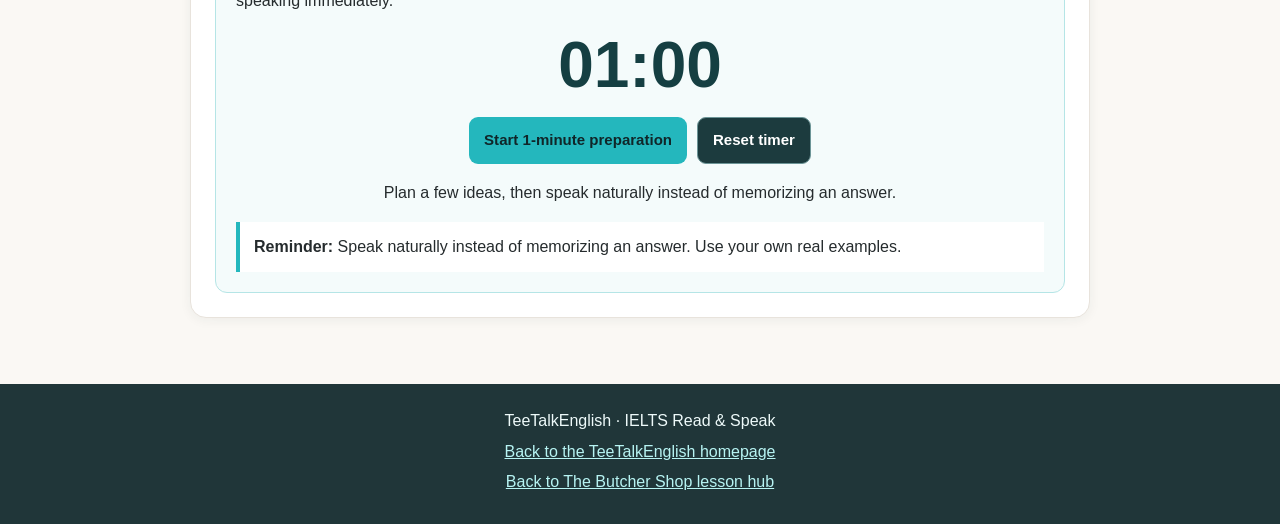
<file: ielts/read-speak/index.html>
<!DOCTYPE html>
<html lang="en">
<head>
  <meta charset="UTF-8">
  <meta name="viewport" content="width=device-width, initial-scale=1.0">
  <meta name="description" content="Practise IELTS-style speaking about work and interviews with a mobile-friendly read-and-speak teleprompter.">
  <title>IELTS Read &amp; Speak | TeeTalkEnglish</title>
  <link rel="stylesheet" href="style.css">
  <script src="script.js" defer></script>
</head>
<body>
  <header class="lesson-header">
    <p class="eyebrow">IELTS SPEAKING PRACTICE</p>
    <h1>Read &amp; Speak</h1>
    <p class="intro">Listen to the butcher-interview video, then practise speaking about work, experience and interviews.</p>
    <a class="back-link" href="https://teetalkenglish.github.io/">← Back to TeeTalkEnglish</a>
  </header>

  <main>
    <nav class="contents" aria-label="Lesson contents">
      <h2>In this lesson</h2>
      <ol>
        <li><a href="#video-lesson">Video lesson</a></li>
        <li><a href="#vocabulary">Key vocabulary</a></li>
        <li><a href="#speaking-practice">IELTS speaking practice</a></li>
        <li><a href="#read-speak">Read &amp; Speak teleprompter</a></li>
        <li><a href="#speaking-challenge">Speaking challenge</a></li>
      </ol>
    </nav>

    <section id="video-lesson" class="lesson-section" aria-labelledby="video-title">
      <p class="section-label">SECTION 1 · VIDEO LESSON</p>
      <h2 id="video-title">Prepare for a butcher interview</h2>
      <p>The video is titled “USA Butcher Interview Questions and Answers | Preparation For Butcher Interview.” Start at 05:51 (05:51 / 351 seconds).</p>
      <div class="video-frame">
        <iframe
          src="https://www.youtube.com/embed/bbKhnSuX2Ek?start=351"
          title="USA Butcher Interview Questions and Answers — starting at 05:51"
          allow="accelerometer; autoplay; clipboard-write; encrypted-media; gyroscope; picture-in-picture"
          referrerpolicy="strict-origin-when-cross-origin"
          allowfullscreen></iframe>
      </div>
      <p><a class="text-link" href="https://www.youtube.com/watch?v=bbKhnSuX2Ek&amp;t=351s" target="_blank" rel="noopener noreferrer">Open the video on YouTube at 05:51</a></p>
      <div class="transcript-note" role="note">
        <strong>Transcript status:</strong> The video title is available, but a transcript or captions could not be retrieved while this lesson was prepared. Vocabulary and model answers are intentionally left blank rather than guessed. The original practice prompts below relate only to the butcher-interview topic in the title; they are not official IELTS questions or quotations from the video.
      </div>
      <h3>Learning objectives</h3>
      <ul class="objective-list">
        <li>Listen for language and ideas relevant to preparing for a butcher job interview.</li>
        <li>Practise giving clear, extended answers about work and skills.</li>
        <li>Read aloud at a natural pace and record a short speaking practice.</li>
      </ul>
    </section>

    <section id="vocabulary" class="lesson-section" aria-labelledby="vocabulary-title">
      <p class="section-label">SECTION 2 · KEY VOCABULARY</p>
      <h2 id="vocabulary-title">Visual vocabulary quiz</h2>
      <p class="section-intro">Look at each workplace photo and answer “What is this?” in your own words. After three seconds, check the word, meaning and example, then practise saying it aloud.</p>
      <div class="vocabulary-quiz" aria-labelledby="quiz-question">
        <div class="quiz-progress-row">
          <span class="quiz-topic">Butcher shop vocabulary</span>
          <span class="quiz-progress" id="quiz-progress" aria-live="polite">Question 1 of 12</span>
        </div>
        <figure class="quiz-figure">
          <img id="quiz-image" src="../../game3-vocab-memory/images/scotch-fillet.jpg" alt="Two raw beef steaks on a plate" width="600" height="400">
          <figcaption class="image-credit" id="quiz-image-credit"></figcaption>
        </figure>
        <h3 class="quiz-question" id="quiz-question">What is this?</h3>
        <p class="quiz-countdown" id="quiz-countdown" role="status" aria-live="polite">Answer in 3 seconds. Think about it.</p>
        <div class="quiz-answer" id="quiz-answer" hidden aria-live="polite">
          <h4 id="quiz-word"></h4>
          <p><strong>Part of speech:</strong> <span id="quiz-part-of-speech"></span></p>
          <p><strong>Simple definition:</strong> <span id="quiz-definition"></span></p>
          <p><strong>Example:</strong> <span id="quiz-example"></span></p>
          <button class="pronounce-button" id="quiz-pronounce" type="button" aria-label="Hear the vocabulary word pronounced">Hear pronunciation</button>
        </div>
        <div class="quiz-navigation" role="group" aria-label="Vocabulary quiz navigation">
          <button class="secondary-button" id="quiz-previous" type="button" aria-label="Previous vocabulary question">Previous</button>
          <button class="secondary-button" id="quiz-next" type="button" aria-label="Next vocabulary question">Next</button>
        </div>
        <p class="quiz-status" id="quiz-status" role="status" aria-live="polite"></p>
      </div>
    </section>

    <section id="speaking-practice" class="lesson-section" aria-labelledby="speaking-title">
      <p class="section-label">SECTION 3 · IELTS SPEAKING PRACTICE</p>
      <h2 id="speaking-title">Original practice questions</h2>
      <p class="section-intro">These are original IELTS-style prompts inspired by the video's butcher-interview topic, not official IELTS questions. Use your own experience; do not claim skills or work history you do not have.</p>

      <div class="practice-group">
        <h3>Part 1 · Short personal questions</h3>
        <p>Answer each question in a few sentences: answer directly, explain your idea, then give a personal example.</p>
        <ol class="question-list">
          <li>Have you ever prepared for a job interview? What did you do?</li>
          <li>What skills do you think are important for a butcher?</li>
          <li>Would you prefer to work alone or with a team? Why?</li>
          <li>What kind of job would you like to do in the future?</li>
        </ol>
        <p class="answer-frame"><strong>Try this structure:</strong> Direct answer → reason or explanation → a brief example from your real life.</p>
      </div>

      <div class="practice-group">
        <h3>Part 2 · Cue card</h3>
        <div class="cue-card">
          <p><strong>Describe a job that interests you.</strong></p>
          <p>You should say:</p>
          <ul>
            <li>what the job is</li>
            <li>what skills or qualities it needs</li>
            <li>how you learned about it</li>
            <li>and explain why it interests you</li>
          </ul>
        </div>
        <p><strong>One-minute preparation:</strong> Write a few keywords for the job, the skills, how you know about it, and your reason. Do not write full sentences.</p>
        <p><strong>Two-minute speaking challenge:</strong> Speak for up to two minutes, adding a real example or detail to each point.</p>
      </div>

      <div class="practice-group">
        <h3>Part 3 · Discussion</h3>
        <p>Give an opinion, explain why, add an example, and finish with a short conclusion.</p>
        <ol class="question-list">
          <li>What qualities make someone effective in a practical job?</li>
          <li>How can preparing for an interview help a job applicant?</li>
          <li>Should employers focus more on experience or willingness to learn?</li>
          <li>How might work skills change as technology develops?</li>
        </ol>
        <p class="answer-frame"><strong>Try this structure:</strong> Opinion → explanation → example → conclusion.</p>
      </div>
    </section>

    <section id="read-speak" class="lesson-section" aria-labelledby="read-speak-title">
      <p class="section-label">SECTION 4 · READ &amp; SPEAK</p>
      <h2 id="read-speak-title">Teleprompter practice</h2>
      <p class="section-intro">The reading area is ready for one transcript-based model answer at a time. No model answer has been added because the video transcript is unavailable.</p>

      <div class="reader-shell" id="reader-shell">
        <div class="reader-toolbar" aria-label="Reading text controls">
          <div class="control-group" role="group" aria-label="Text size">
            <button class="control-button" id="decrease-font" type="button" aria-label="Decrease reading text size">A−</button>
            <span id="font-size-label" aria-live="polite">28 px</span>
            <button class="control-button" id="increase-font" type="button" aria-label="Increase reading text size">A+</button>
          </div>
          <div class="control-group">
            <label for="scroll-speed">Scroll speed</label>
            <input id="scroll-speed" type="range" min="1" max="5" value="2" step="1" aria-label="Adjust teleprompter scrolling speed">
            <span id="speed-label">2</span>
          </div>
        </div>

        <div class="reader-window" id="reader-window" tabindex="0" aria-label="Model answer reading area">
          <div class="reader-content" id="reader-content">
            <p class="reader-placeholder">Transcript-based model answers (about 80–120 words each) will appear here when the video transcript is available.</p>
          </div>
        </div>

        <div class="reader-actions" role="group" aria-label="Teleprompter controls">
          <button class="primary-button" id="start-scroll" type="button">Start scrolling</button>
          <button class="secondary-button" id="pause-scroll" type="button">Pause</button>
          <button class="secondary-button" id="reset-scroll" type="button">Reset scrolling</button>
          <button class="secondary-button" id="fullscreen-reader" type="button" aria-label="Enter fullscreen reading mode">Fullscreen</button>
        </div>
        <p class="reader-status" id="reader-status" role="status" aria-live="polite">Reading controls are ready. Transcript-based answers have not been added yet.</p>
      </div>
    </section>

    <section id="speaking-challenge" class="lesson-section" aria-labelledby="challenge-title">
      <p class="section-label">SECTION 5 · SPEAKING CHALLENGE</p>
      <h2 id="challenge-title">Speak for 60 seconds</h2>
      <div class="challenge-card">
        <p class="challenge-question"><strong>Question:</strong> What qualities would help someone do well in a butcher's job?</p>
        <p>Press start for a 60-second preparation countdown, followed by a 60-second speaking timer. You can also start speaking immediately.</p>
        <div class="timer-display" id="challenge-timer" role="timer" aria-label="Preparation countdown">01:00</div>
        <div class="challenge-actions" role="group" aria-label="Speaking challenge controls">
          <button class="primary-button" id="start-challenge" type="button">Start 1-minute preparation</button>
          <button class="secondary-button" id="reset-challenge" type="button">Reset timer</button>
        </div>
        <p class="challenge-status" id="challenge-status" role="status" aria-live="polite">Plan a few ideas, then speak naturally instead of memorizing an answer.</p>
        <p class="reminder"><strong>Reminder:</strong> Speak naturally instead of memorizing an answer. Use your own real examples.</p>
      </div>
    </section>
  </main>

  <footer>
    <p>TeeTalkEnglish · IELTS Read &amp; Speak</p>
    <p><a href="https://teetalkenglish.github.io/">Back to the TeeTalkEnglish homepage</a></p>
    <p><a href="../../index.html">Back to The Butcher Shop lesson hub</a></p>
  </footer>
</body>
</html>
</file>
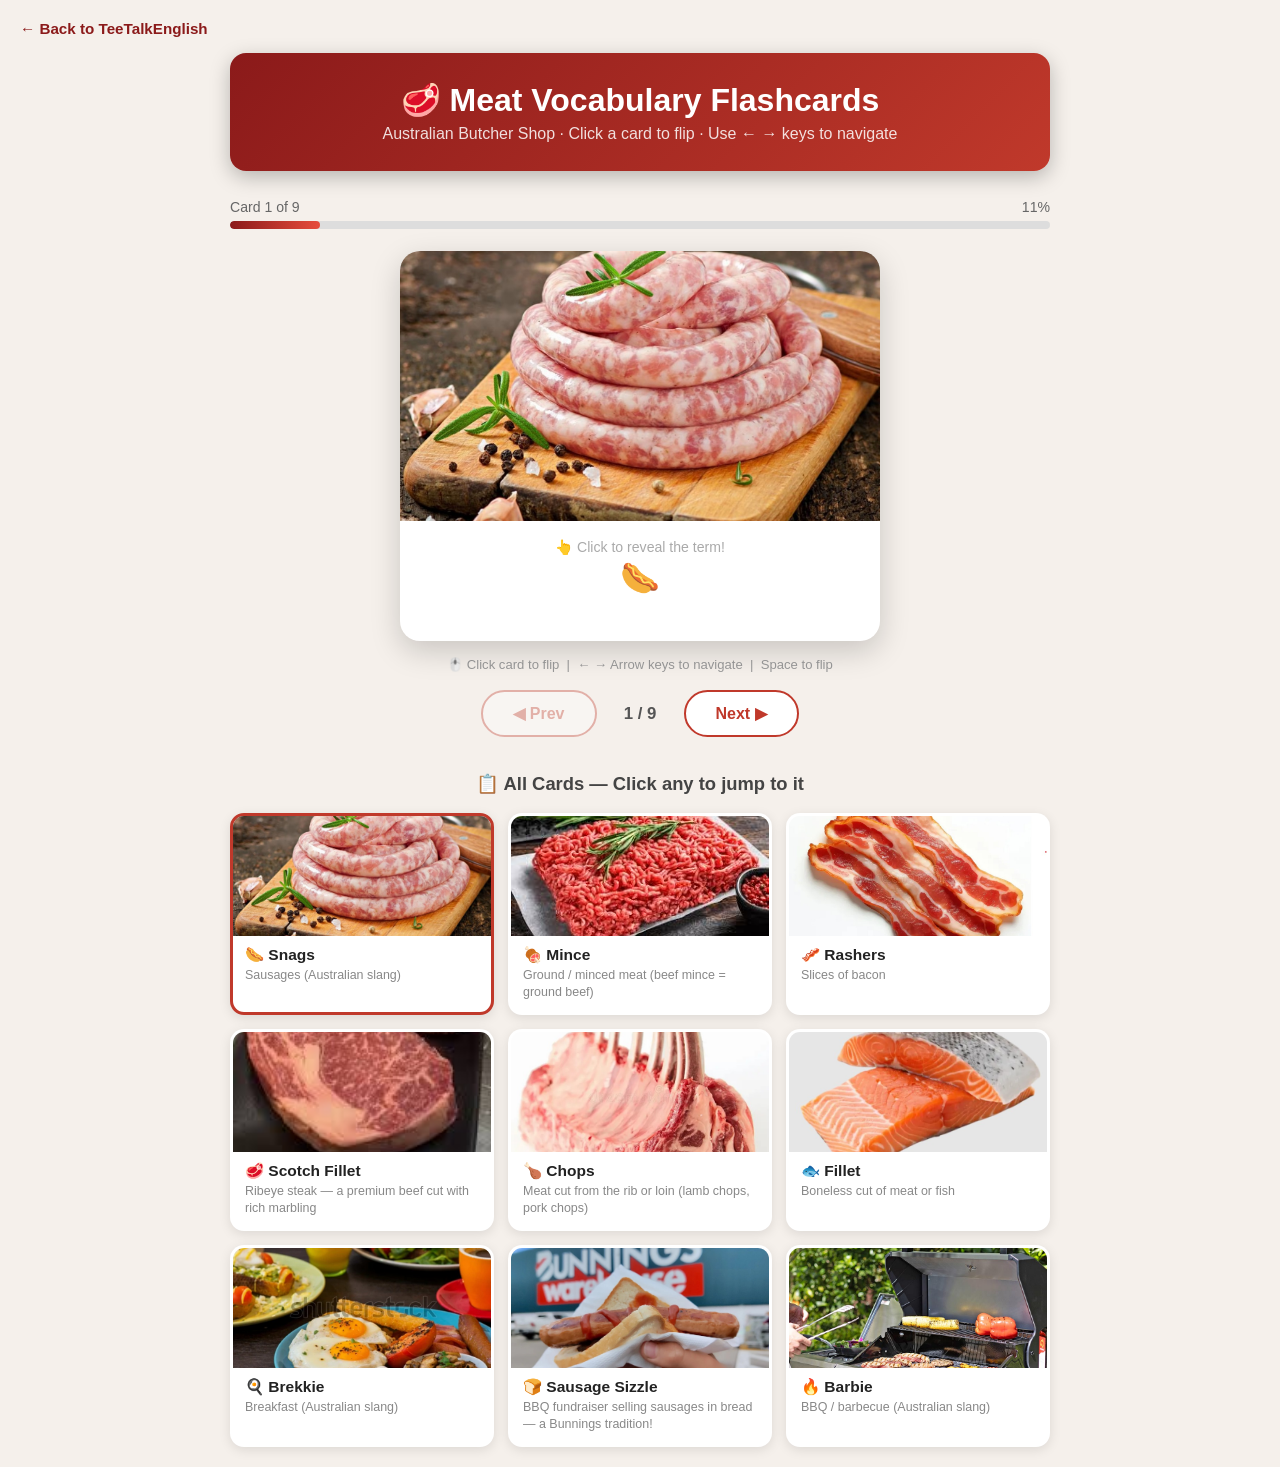
<file: game3-vocab-memory/flashcards.html>
<!DOCTYPE html>
<html lang="en">
<head>
    <meta charset="UTF-8">
    <meta name="viewport" content="width=device-width, initial-scale=1.0">
    <title>🥩 Meat Vocabulary Flashcards</title>
    <style>
        * { margin: 0; padding: 0; box-sizing: border-box; }

        body {
            font-family: 'Segoe UI', sans-serif;
            background: #f5f0eb;
            min-height: 100vh;
            display: flex;
            flex-direction: column;
            align-items: center;
            padding: 20px;
        }

        /* ── BACK LINK ── */
        .back-link {
            align-self: flex-start;
            margin-bottom: 16px;
            color: #8B1A1A;
            text-decoration: none;
            font-weight: 600;
            font-size: 0.95em;
        }
        .back-link:hover { text-decoration: underline; }

        /* ── HEADER ── */
        header {
            background: linear-gradient(135deg, #8B1A1A, #C0392B);
            color: white;
            width: 100%;
            max-width: 820px;
            border-radius: 16px;
            padding: 28px 24px;
            text-align: center;
            margin-bottom: 28px;
            box-shadow: 0 6px 20px rgba(0,0,0,0.25);
        }
        header h1 { font-size: 2em; margin-bottom: 6px; }
        header p { opacity: 0.85; font-size: 1em; }

        /* ── PROGRESS ── */
        .progress-wrap {
            width: 100%;
            max-width: 820px;
            margin-bottom: 22px;
        }
        .progress-info {
            display: flex;
            justify-content: space-between;
            margin-bottom: 6px;
            color: #666;
            font-size: 0.88em;
        }
        .progress-bar {
            width: 100%;
            height: 8px;
            background: #ddd;
            border-radius: 4px;
            overflow: hidden;
        }
        .progress-fill {
            height: 100%;
            background: linear-gradient(90deg, #8B1A1A, #e74c3c);
            border-radius: 4px;
            transition: width 0.4s ease;
        }

        /* ── FLASHCARD ── */
        .flashcard-wrap {
            width: 100%;
            max-width: 480px;
            perspective: 1200px;
            margin-bottom: 16px;
        }
        .flashcard {
            width: 100%;
            height: 390px;
            position: relative;
            transform-style: preserve-3d;
            transition: transform 0.65s ease;
            cursor: pointer;
        }
        .flashcard.flipped { transform: rotateY(180deg); }

        .card-front, .card-back {
            position: absolute;
            width: 100%;
            height: 100%;
            backface-visibility: hidden;
            border-radius: 20px;
            overflow: hidden;
            box-shadow: 0 10px 30px rgba(0,0,0,0.18);
        }

        /* Front */
        .card-front { background: white; }
        .card-front img {
            width: 100%;
            height: 270px;
            object-fit: cover;
            display: block;
        }
        .card-front-footer {
            padding: 18px;
            text-align: center;
        }
        .card-front-footer p {
            color: #aaa;
            font-size: 0.88em;
            margin-bottom: 4px;
        }
        .card-front-footer .big-emoji { font-size: 2em; }

        /* Back */
        .card-back {
            background: linear-gradient(145deg, #7B1010, #C0392B);
            color: white;
            transform: rotateY(180deg);
            display: flex;
            flex-direction: column;
            align-items: center;
            justify-content: center;
            padding: 36px 28px;
            text-align: center;
        }
        .card-back .term { font-size: 2.6em; font-weight: 800; margin-bottom: 14px; }
        .card-back .definition { font-size: 1.1em; line-height: 1.6; opacity: 0.92; margin-bottom: 18px; }
        .card-back .example {
            background: rgba(255,255,255,0.18);
            border-radius: 10px;
            padding: 12px 18px;
            font-style: italic;
            font-size: 0.92em;
        }

        /* ── HINT ── */
        .hint {
            color: #999;
            font-size: 0.82em;
            margin-bottom: 18px;
            text-align: center;
        }

        /* ── CONTROLS ── */
        .controls {
            display: flex;
            gap: 16px;
            align-items: center;
            margin-bottom: 36px;
        }
        .btn {
            padding: 12px 30px;
            border: 2px solid #C0392B;
            border-radius: 50px;
            cursor: pointer;
            font-size: 1em;
            font-weight: 700;
            background: white;
            color: #C0392B;
            transition: all 0.2s;
        }
        .btn:hover:not(:disabled) { background: #C0392B; color: white; }
        .btn:disabled { opacity: 0.35; cursor: not-allowed; }
        .counter { font-weight: 700; color: #555; min-width: 55px; text-align: center; font-size: 1.05em; }

        /* ── GRID ── */
        .grid-section { width: 100%; max-width: 820px; }
        .grid-section h2 {
            text-align: center;
            color: #444;
            margin-bottom: 18px;
            font-size: 1.15em;
        }
        .card-grid {
            display: grid;
            grid-template-columns: repeat(auto-fill, minmax(210px, 1fr));
            gap: 14px;
        }
        .mini-card {
            background: white;
            border-radius: 14px;
            overflow: hidden;
            box-shadow: 0 3px 12px rgba(0,0,0,0.1);
            cursor: pointer;
            transition: transform 0.2s, box-shadow 0.2s;
            border: 3px solid transparent;
        }
        .mini-card:hover { transform: translateY(-4px); box-shadow: 0 8px 22px rgba(0,0,0,0.15); }
        .mini-card.active { border-color: #C0392B; }
        .mini-card img { width: 100%; height: 120px; object-fit: cover; display: block; }
        .mini-info { padding: 10px 12px; }
        .mini-info .mini-term { font-weight: 700; color: #222; font-size: 0.97em; }
        .mini-info .mini-def { color: #888; font-size: 0.78em; margin-top: 3px; line-height: 1.4; }

        /* Seen badge */
        .mini-card.seen::after {
            content: "✓";
            position: absolute;
            top: 6px;
            right: 8px;
            background: #27ae60;
            color: white;
            border-radius: 50%;
            width: 22px;
            height: 22px;
            display: flex;
            align-items: center;
            justify-content: center;
            font-size: 0.8em;
            font-weight: bold;
        }
        .mini-card { position: relative; }
    </style>
</head>
<body>

<a class="back-link" href="/">← Back to TeeTalkEnglish</a>

<header>
    <h1>🥩 Meat Vocabulary Flashcards</h1>
    <p>Australian Butcher Shop · Click a card to flip · Use ← → keys to navigate</p>
</header>

<!-- Progress -->
<div class="progress-wrap">
    <div class="progress-info">
        <span id="progressText">Card 1 of 9</span>
        <span id="progressPercent">11%</span>
    </div>
    <div class="progress-bar">
        <div class="progress-fill" id="progressFill" style="width:11%"></div>
    </div>
</div>

<!-- Main Flashcard -->
<div class="flashcard-wrap">
    <div class="flashcard" id="flashcard" onclick="flipCard()">
        <div class="card-front">
            <img id="cardImage" src="" alt="meat"
                 onerror="this.style.display='none'; this.nextElementSibling.style.fontSize='80px'">
            <div class="card-front-footer">
                <p>👆 Click to reveal the term!</p>
                <div class="big-emoji" id="frontEmoji">🥩</div>
            </div>
        </div>
        <div class="card-back">
            <div class="term" id="cardTerm"></div>
            <div class="definition" id="cardDefinition"></div>
            <div class="example" id="cardExample"></div>
        </div>
    </div>
</div>

<p class="hint">🖱️ Click card to flip &nbsp;|&nbsp; ← → Arrow keys to navigate &nbsp;|&nbsp; Space to flip</p>

<!-- Navigation -->
<div class="controls">
    <button class="btn" id="prevBtn" onclick="prevCard()" disabled>◀ Prev</button>
    <span class="counter" id="counter">1 / 9</span>
    <button class="btn" id="nextBtn" onclick="nextCard()">Next ▶</button>
</div>

<!-- All Cards Grid -->
<div class="grid-section">
    <h2>📋 All Cards — Click any to jump to it</h2>
    <div class="card-grid" id="cardGrid"></div>
</div>

<script>
// ── DATA ────────────────────────────────────────────────
const cards = [
    {
        term: "Snags",
        definition: "Sausages (Australian slang)",
        example: "\"Grab some snags for the barbie, mate!\"",
        emoji: "🌭",
        image: "images/snags.jpg"
    },
    {
        term: "Mince",
        definition: "Ground / minced meat (beef mince = ground beef)",
        example: "\"I need 500g of beef mince for the bolognese.\"",
        emoji: "🍖",
        image: "images/mince.jpg"
    },
    {
        term: "Rashers",
        definition: "Slices of bacon",
        example: "\"Can I get six rashers of bacon, please?\"",
        emoji: "🥓",
        image: "images/rashers.jpg"
    },
    {
        term: "Scotch Fillet",
        definition: "Ribeye steak — a premium beef cut with rich marbling",
        example: "\"Two scotch fillets for dinner tonight!\"",
        emoji: "🥩",
        image: "images/scotch-fillet.jpg"
    },
    {
        term: "Chops",
        definition: "Meat cut from the rib or loin (lamb chops, pork chops)",
        example: "\"Four lamb chops, please — nice and thick.\"",
        emoji: "🍗",
        image: "images/chops.jpg"
    },
    {
        term: "Fillet",
        definition: "Boneless cut of meat or fish",
        example: "\"I'd like a salmon fillet, skin off please.\"",
        emoji: "🐟",
        image: "images/fillet.jpg"
    },
    {
        term: "Brekkie",
        definition: "Breakfast (Australian slang)",
        example: "\"We had rashers and snags for brekkie!\"",
        emoji: "🍳",
        image: "images/brekkie.jpg"
    },
    {
        term: "Sausage Sizzle",
        definition: "BBQ fundraiser selling sausages in bread — a Bunnings tradition!",
        example: "\"There's a sausage sizzle at Bunnings today!\"",
        emoji: "🍞",
        image: "images/sausage-sizzle.jpg"
    },
    {
        term: "Barbie",
        definition: "BBQ / barbecue (Australian slang)",
        example: "\"Throw another snag on the barbie!\"",
        emoji: "🔥",
        image: "images/barbie.jpg"
    }
];

// ── STATE ────────────────────────────────────────────────
let current = 0;
let isFlipped = false;
const seen = new Set();

// ── LOAD CARD ────────────────────────────────────────────
function loadCard(index, animate = true) {
    const card = cards[index];
    const el = document.getElementById('flashcard');

    if (animate) {
        el.style.opacity = '0';
        el.style.transform = 'scale(0.95)';
        setTimeout(() => {
            el.style.transition = 'opacity 0.25s, transform 0.25s';
            el.style.opacity = '1';
            el.style.transform = 'scale(1)';
        }, 50);
    }

    // Reset flip
    el.classList.remove('flipped');
    isFlipped = false;

    // Set image + content
    document.getElementById('cardImage').src = card.image;
    document.getElementById('cardImage').style.display = 'block';
    document.getElementById('frontEmoji').textContent = card.emoji;
    document.getElementById('cardTerm').textContent = card.emoji + '  ' + card.term;
    document.getElementById('cardDefinition').textContent = card.definition;
    document.getElementById('cardExample').textContent = card.example;

    // Progress
    const pct = Math.round(((index + 1) / cards.length) * 100);
    document.getElementById('progressFill').style.width = pct + '%';
    document.getElementById('progressText').textContent = `Card ${index + 1} of ${cards.length}`;
    document.getElementById('progressPercent').textContent = pct + '%';
    document.getElementById('counter').textContent = `${index + 1} / ${cards.length}`;

    // Buttons
    document.getElementById('prevBtn').disabled = index === 0;
    document.getElementById('nextBtn').disabled = index === cards.length - 1;

    // Mini grid highlight
    document.querySelectorAll('.mini-card').forEach((el, i) => {
        el.classList.toggle('active', i === index);
    });
}



function flipCard() {
    const el = document.getElementById('flashcard');
    el.classList.toggle('flipped');
    isFlipped = !isFlipped;
    if (isFlipped) {
        seen.add(current);
        const mini = document.querySelectorAll('.mini-card')[current];
        if (mini) mini.classList.add('seen');
    }
}

function nextCard() {
    if (current < cards.length - 1) { current++; loadCard(current); }
}
function prevCard() {
    if (current > 0) { current--; loadCard(current); }
}

// Keyboard
document.addEventListener('keydown', e => {
    if (e.key === 'ArrowRight') nextCard();
    if (e.key === 'ArrowLeft')  prevCard();
    if (e.key === ' ') { e.preventDefault(); flipCard(); }
});

// ── BUILD MINI GRID ──────────────────────────────────────
function buildGrid() {
    const grid = document.getElementById('cardGrid');
    cards.forEach((card, i) => {
        const div = document.createElement('div');
        div.className = 'mini-card' + (i === 0 ? ' active' : '');
        div.innerHTML = `
            <img src="${card.image}" alt="${card.term}"
                 onerror="this.style.height='60px';this.style.fontSize='2em';this.alt='${card.emoji}'">
            <div class="mini-info">
                <div class="mini-term">${card.emoji} ${card.term}</div>
                <div class="mini-def">${card.definition}</div>
            </div>`;
        div.onclick = () => { current = i; loadCard(i); };
        grid.appendChild(div);
    });
}

buildGrid();
loadCard(0, false);
</script>
</body>
</html>
</file>
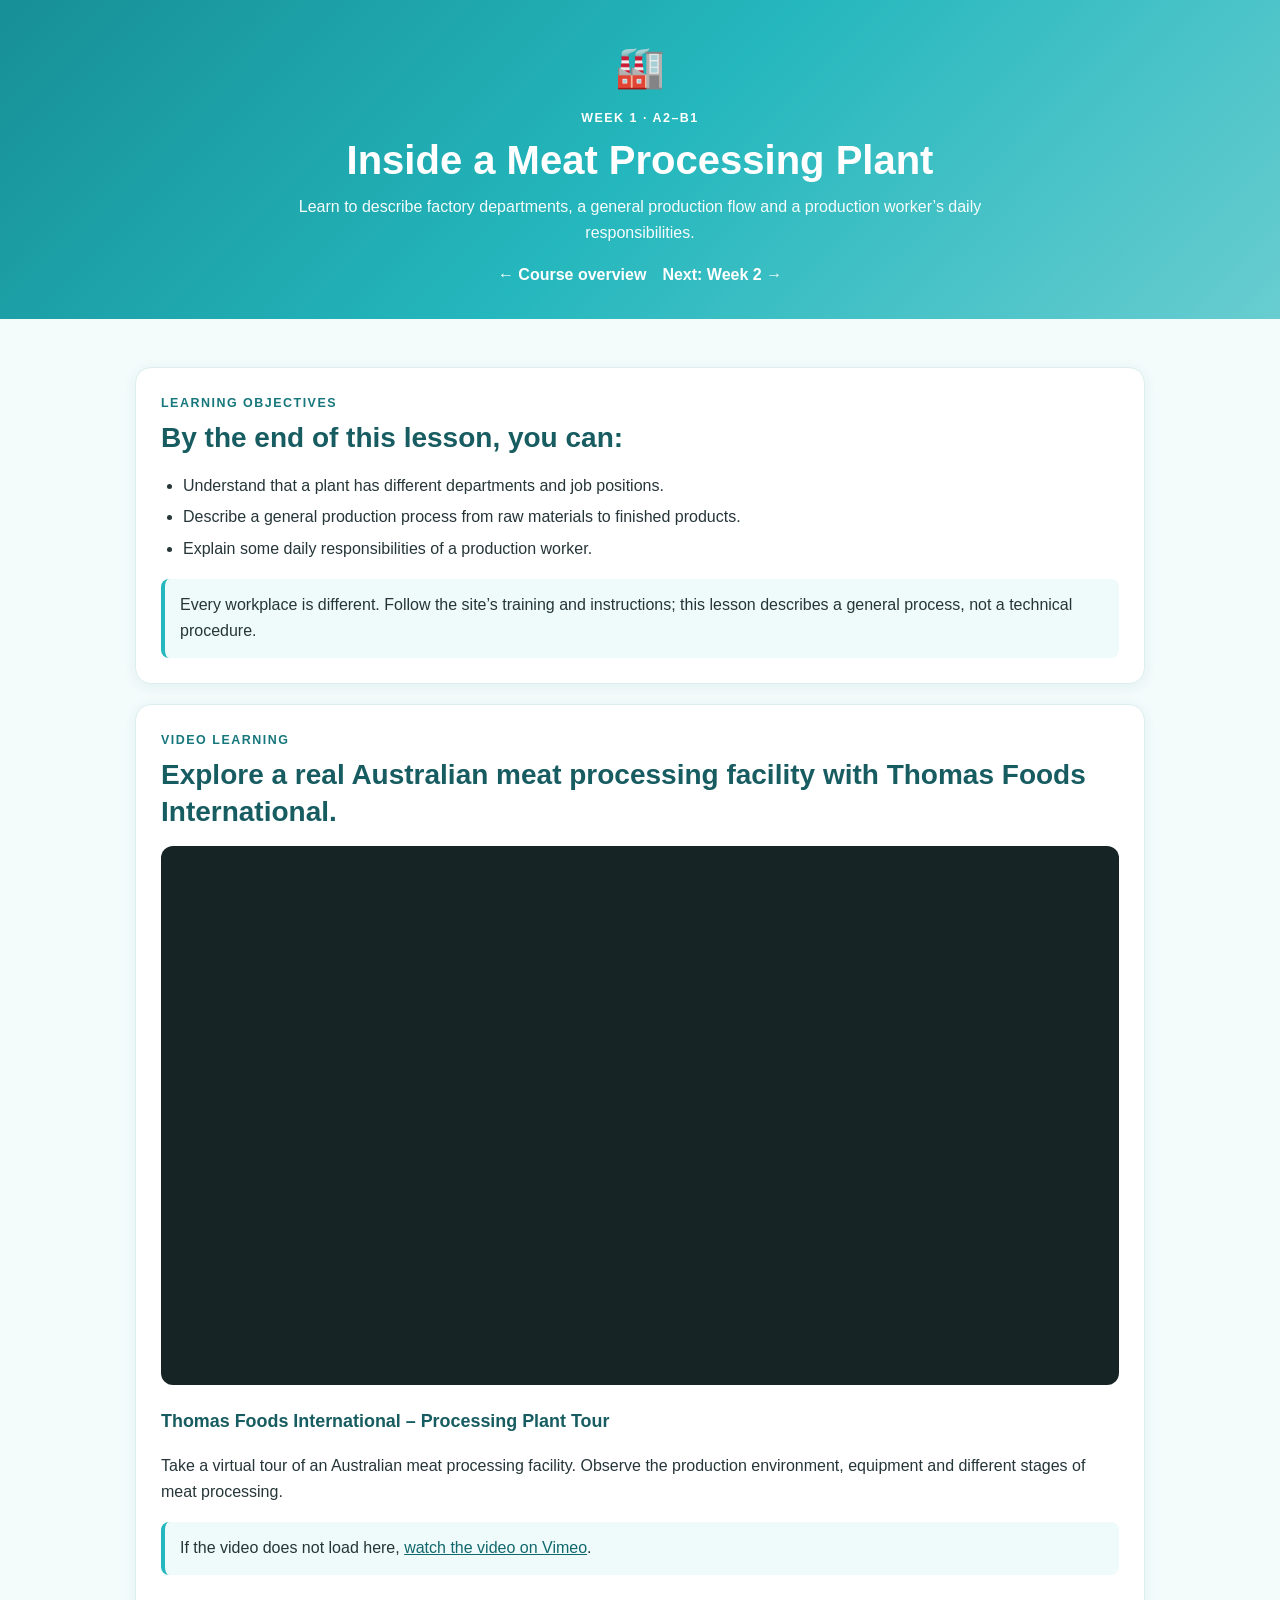
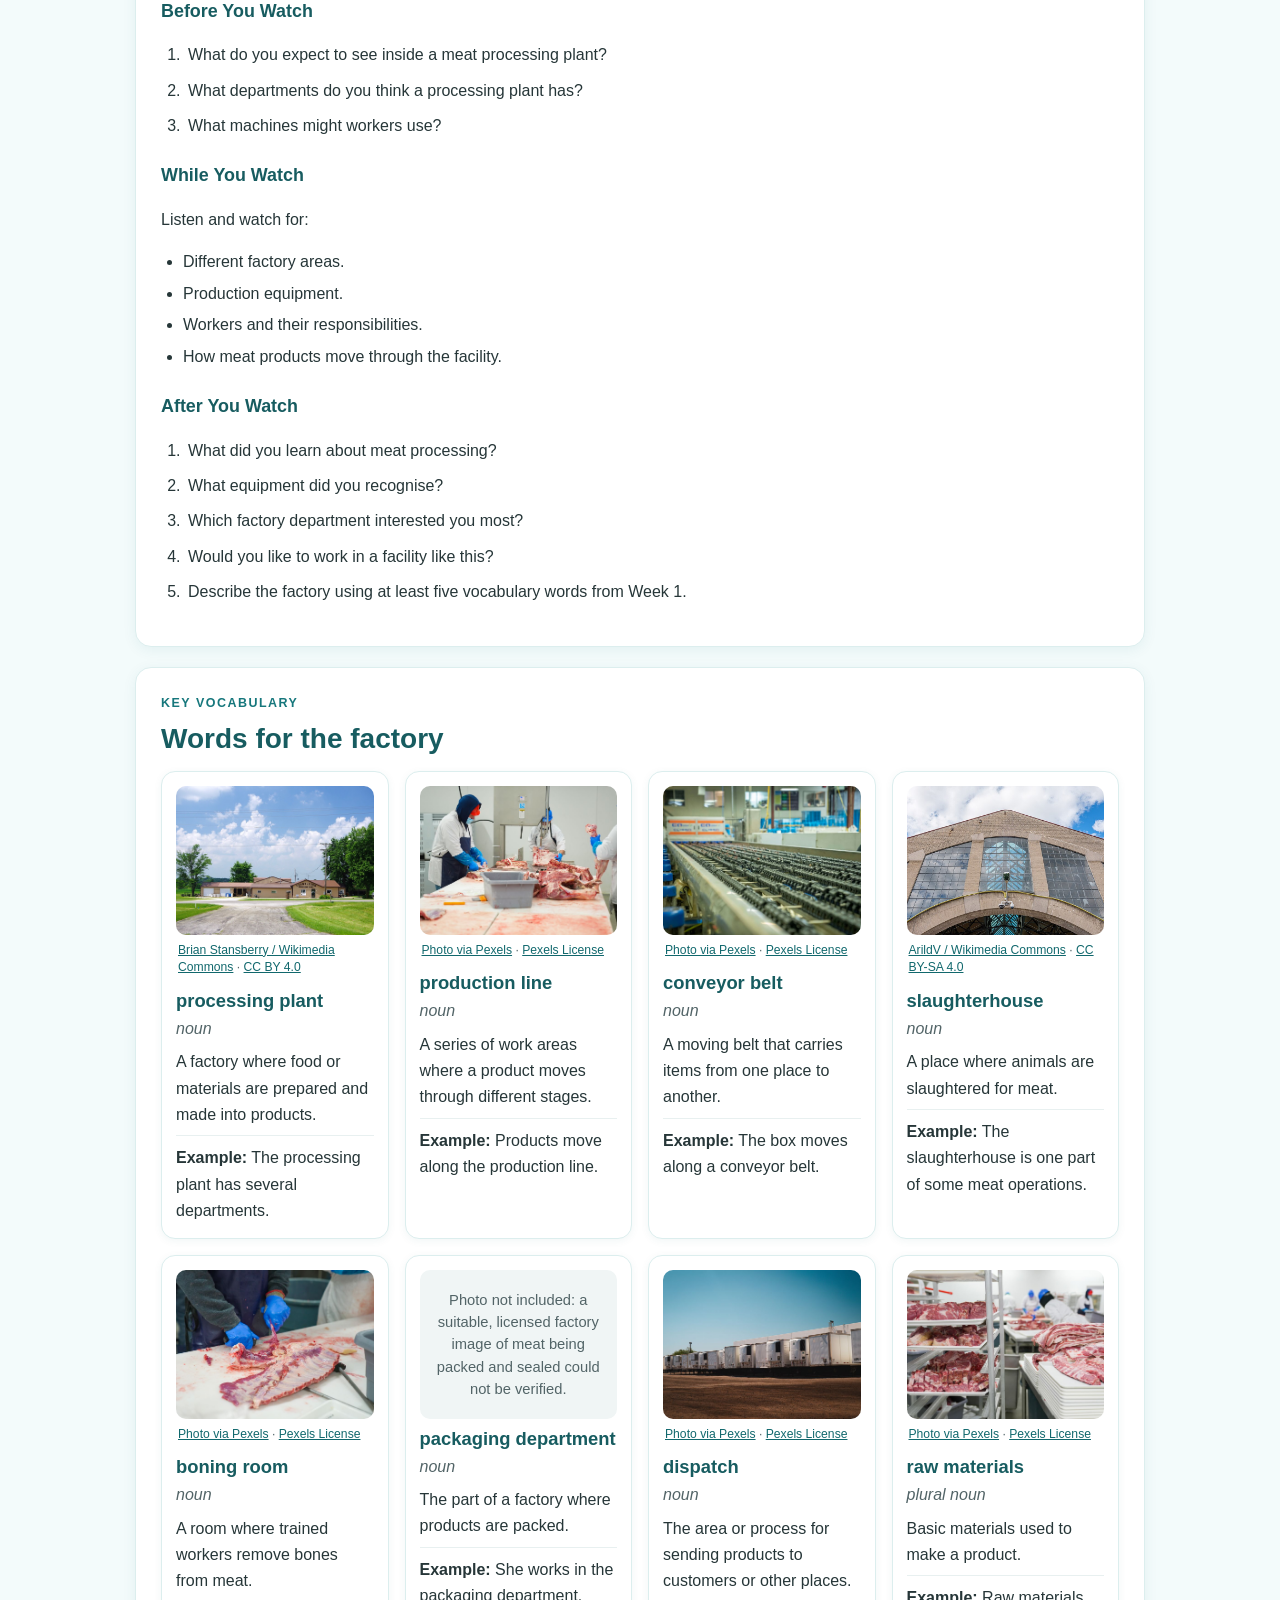
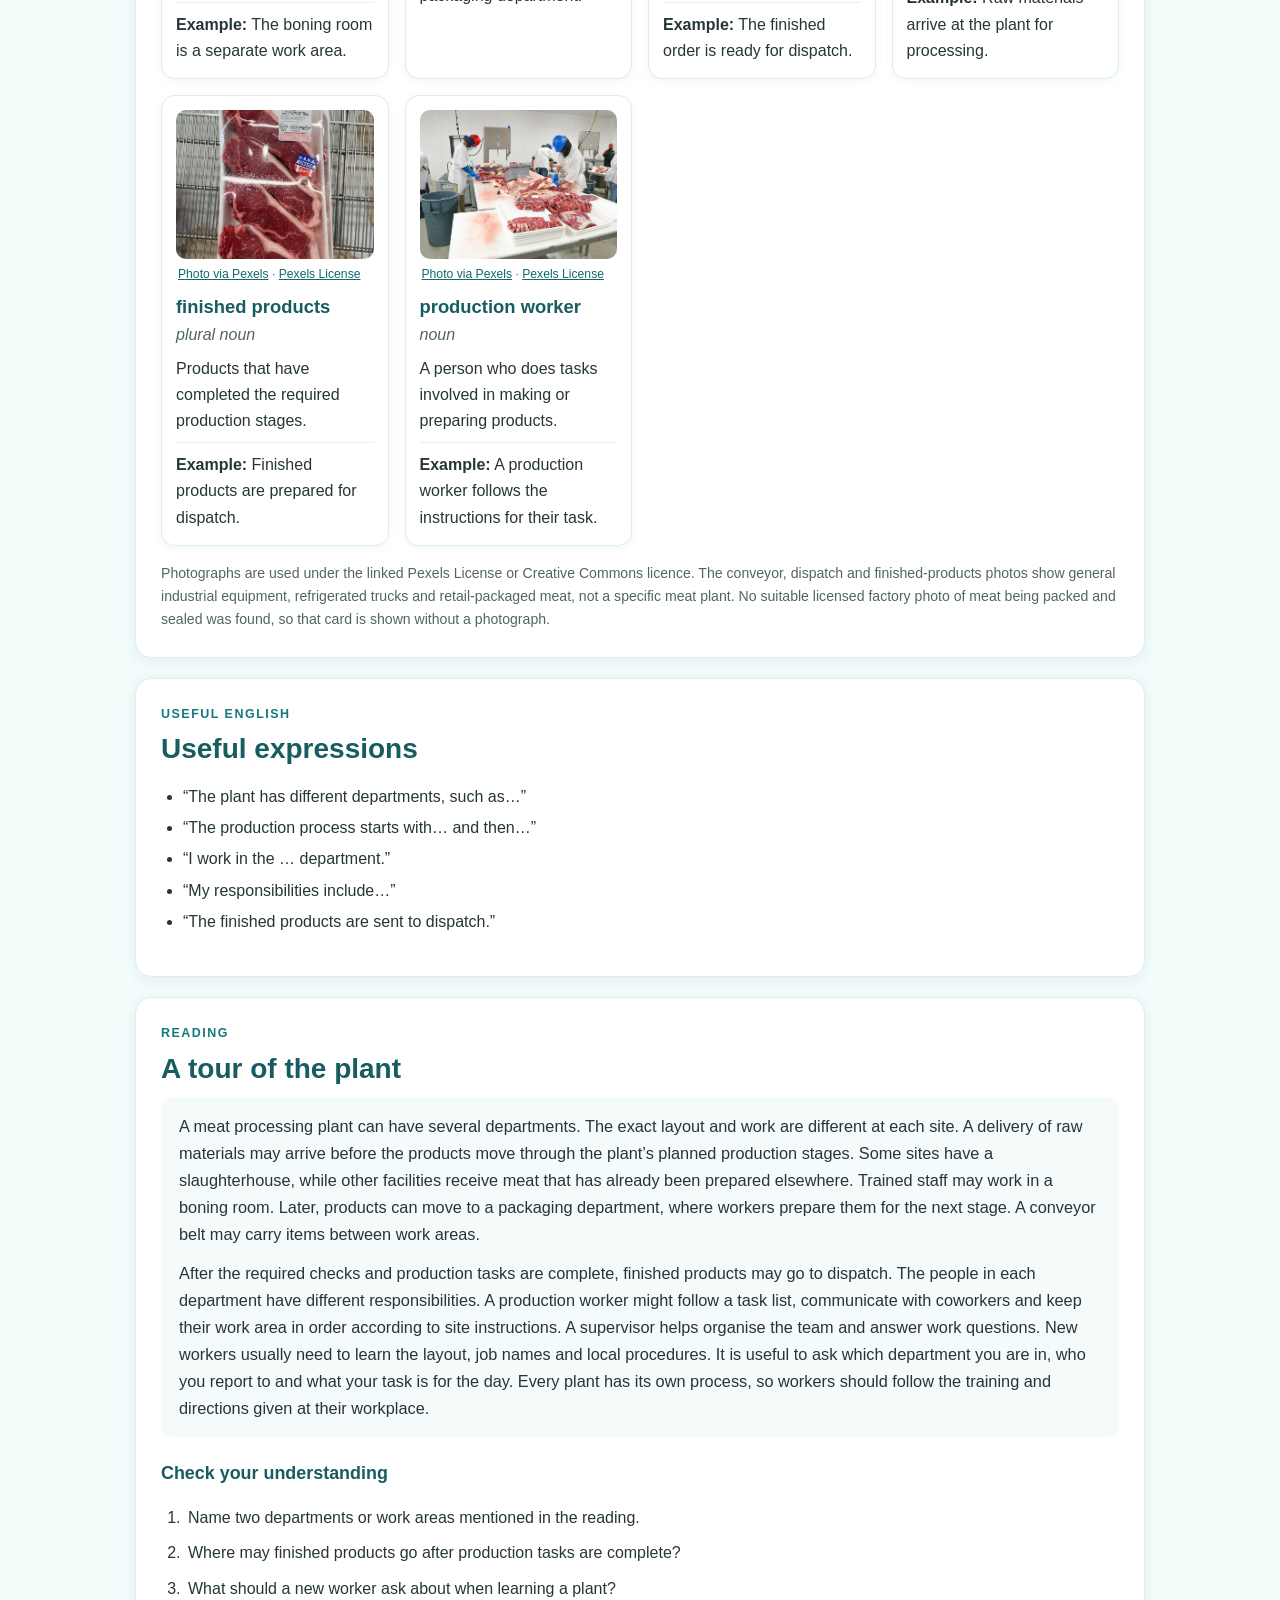
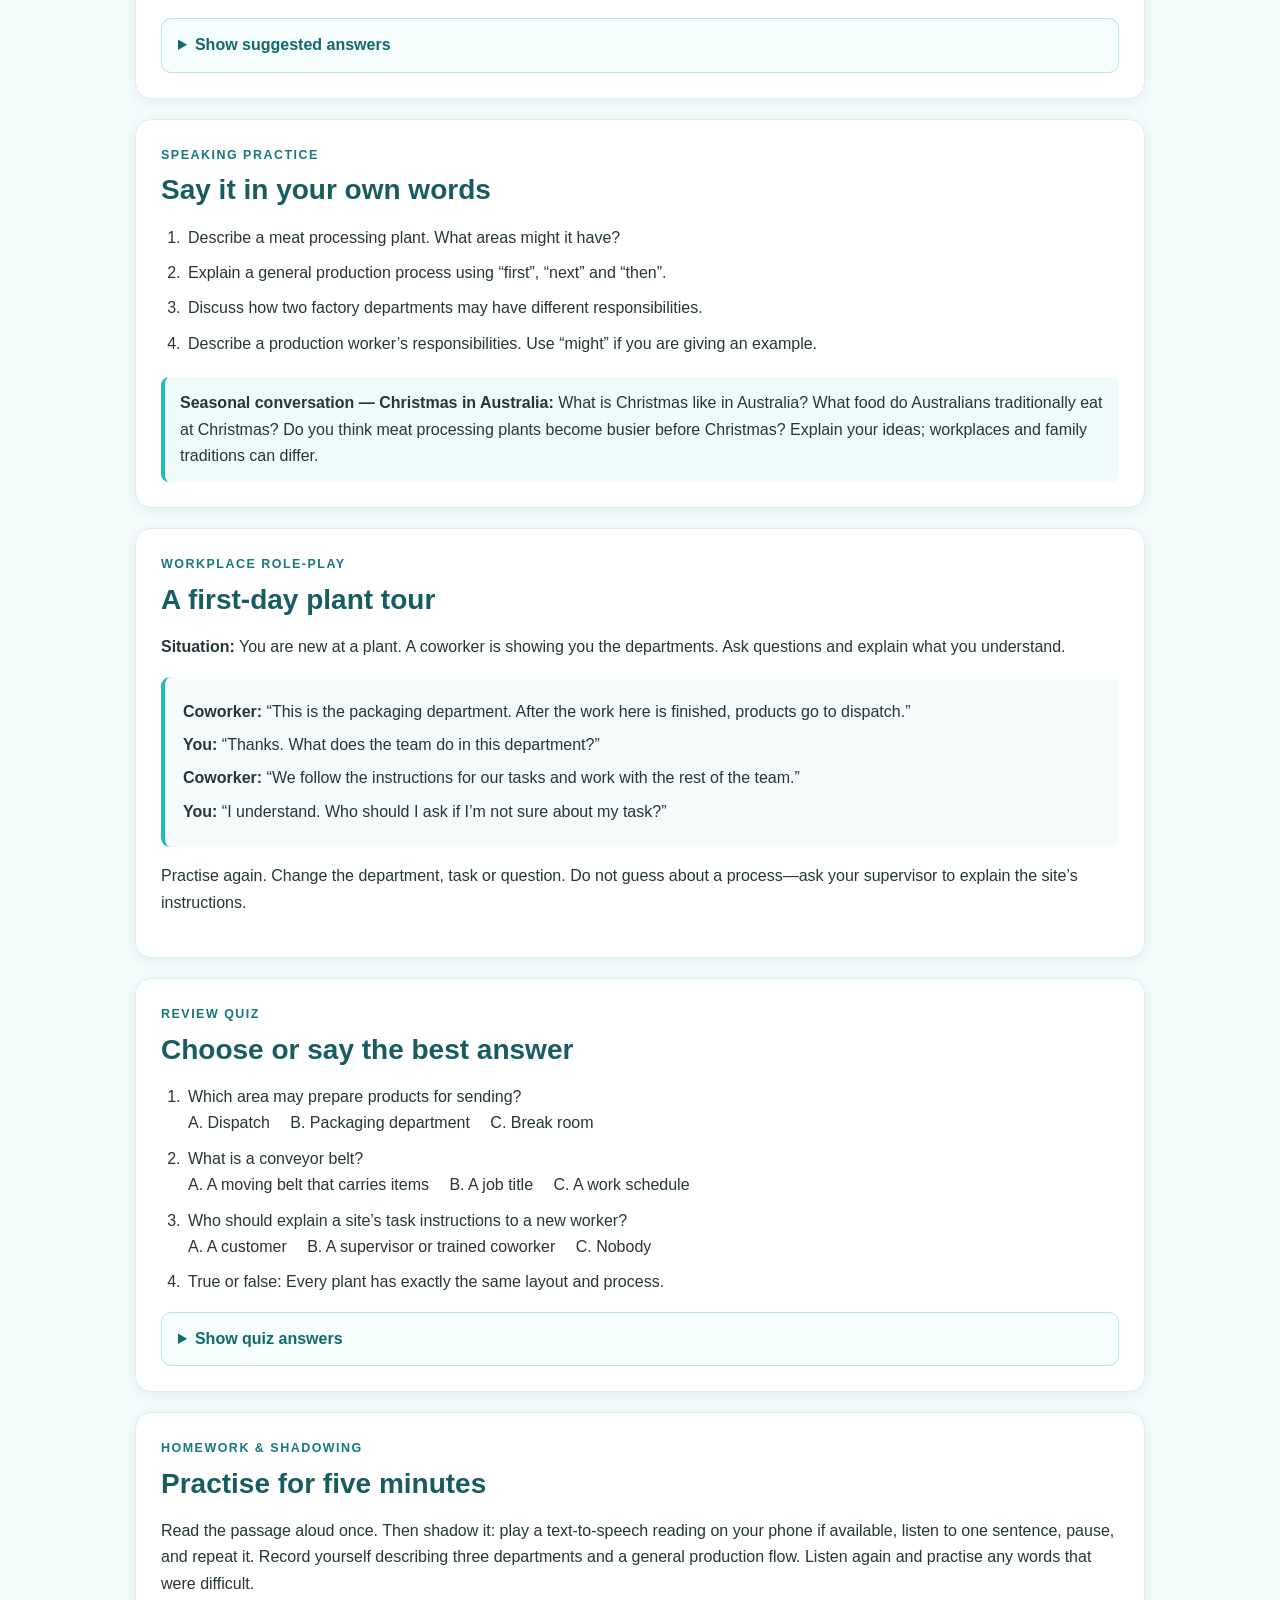
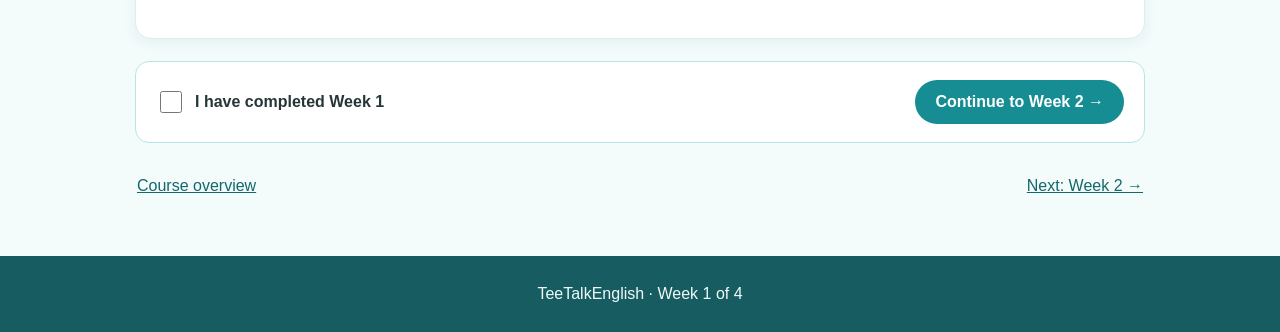
<file: meat-processing-workers-australia/week-1.html>
<!DOCTYPE html>
<html lang="en">
<head>
  <meta charset="UTF-8">
  <meta name="viewport" content="width=device-width, initial-scale=1">
  <meta name="description" content="Week 1: learn English for departments, roles and production in an Australian meat processing plant.">
  <title>Week 1: Inside a Meat Processing Plant — TeeTalkEnglish</title>
  <link rel="stylesheet" href="style.css">
  <script src="progress.js" defer></script>
</head>
<body>
  <header class="course-header">
    <div class="header-icon" aria-hidden="true">🏭</div>
    <p class="eyebrow">WEEK 1 · A2–B1</p>
    <h1>Inside a Meat Processing Plant</h1>
    <p class="intro">Learn to describe factory departments, a general production flow and a production worker’s daily responsibilities.</p>
    <nav class="lesson-nav" aria-label="Course navigation">
      <a href="index.html">← Course overview</a><a href="week-2.html">Next: Week 2 →</a>
    </nav>
  </header>
  <main>
    <section class="lesson-section" aria-labelledby="objectives-title">
      <p class="section-label">LEARNING OBJECTIVES</p>
      <h2 id="objectives-title">By the end of this lesson, you can:</h2>
      <ul class="objective-list">
        <li>Understand that a plant has different departments and job positions.</li>
        <li>Describe a general production process from raw materials to finished products.</li>
        <li>Explain some daily responsibilities of a production worker.</li>
      </ul>
      <p class="caution-note">Every workplace is different. Follow the site’s training and instructions; this lesson describes a general process, not a technical procedure.</p>
    </section>

    <section class="lesson-section video-learning-section" aria-labelledby="video-learning-title">
      <p class="section-label">VIDEO LEARNING</p>
      <h2 id="video-learning-title">Explore a real Australian meat processing facility with Thomas Foods International.</h2>
      <div class="video-frame">
        <iframe
          src="https://player.vimeo.com/video/62319210"
          title="Thomas Foods International – Meat Processing Plant Tour"
          frameborder="0"
          allow="autoplay; fullscreen; picture-in-picture"
          allowfullscreen
          loading="lazy"
          referrerpolicy="strict-origin-when-cross-origin">
        </iframe>
      </div>
      <h3>Thomas Foods International – Processing Plant Tour</h3>
      <p>Take a virtual tour of an Australian meat processing facility. Observe the production environment, equipment and different stages of meat processing.</p>
      <p class="caution-note">If the video does not load here, <a href="https://vimeo.com/62319210" target="_blank" rel="noopener noreferrer">watch the video on Vimeo</a>.</p>

      <h3>Before You Watch</h3>
      <ol class="question-list">
        <li>What do you expect to see inside a meat processing plant?</li>
        <li>What departments do you think a processing plant has?</li>
        <li>What machines might workers use?</li>
      </ol>

      <h3>While You Watch</h3>
      <p>Listen and watch for:</p>
      <ul class="objective-list">
        <li>Different factory areas.</li>
        <li>Production equipment.</li>
        <li>Workers and their responsibilities.</li>
        <li>How meat products move through the facility.</li>
      </ul>

      <h3>After You Watch</h3>
      <ol class="question-list">
        <li>What did you learn about meat processing?</li>
        <li>What equipment did you recognise?</li>
        <li>Which factory department interested you most?</li>
        <li>Would you like to work in a facility like this?</li>
        <li>Describe the factory using at least five vocabulary words from Week 1.</li>
      </ol>
    </section>

    <section class="lesson-section" aria-labelledby="vocabulary-title">
      <p class="section-label">KEY VOCABULARY</p>
      <h2 id="vocabulary-title">Words for the factory</h2>
      <div class="vocabulary-grid">
        <article class="vocabulary-card">
          <figure>
            <img class="vocabulary-image" src="images/week-1/processing-plant-cannelburg.jpg" alt="Exterior of the Cannelburg meat processing plant in Indiana" loading="lazy" decoding="async">
            <figcaption class="image-credit"><a href="https://commons.wikimedia.org/wiki/File:Cannelburg-Processing-Plant-in.jpg" target="_blank" rel="noopener noreferrer">Brian Stansberry / Wikimedia Commons</a> · <a href="https://creativecommons.org/licenses/by/4.0/" target="_blank" rel="noopener noreferrer">CC BY 4.0</a></figcaption>
          </figure>
          <h3>processing plant</h3>
          <p class="part-of-speech"><em>noun</em></p>
          <p>A factory where food or materials are prepared and made into products.</p>
          <p class="example"><strong>Example:</strong> The processing plant has several departments.</p>
        </article>

        <article class="vocabulary-card">
          <figure>
            <img class="vocabulary-image" src="images/week-1/production-line-meat-workers.jpg" alt="Workers handling meat at tables along a production line in a processing room" loading="lazy" decoding="async">
            <figcaption class="image-credit"><a href="https://www.pexels.com/photo/butchers-slicing-meat-7163993/" target="_blank" rel="noopener noreferrer">Photo via Pexels</a> · <a href="https://www.pexels.com/license/" target="_blank" rel="noopener noreferrer">Pexels License</a></figcaption>
          </figure>
          <h3>production line</h3>
          <p class="part-of-speech"><em>noun</em></p>
          <p>A series of work areas where a product moves through different stages.</p>
          <p class="example"><strong>Example:</strong> Products move along the production line.</p>
        </article>

        <article class="vocabulary-card">
          <figure>
            <img class="vocabulary-image" src="images/week-1/conveyor-belt-food-factory.jpg" alt="Industrial conveyor belt carrying products through a bright factory" loading="lazy" decoding="async">
            <figcaption class="image-credit"><a href="https://www.pexels.com/photo/conveyer-belt-on-industrial-plant-11679684/" target="_blank" rel="noopener noreferrer">Photo via Pexels</a> · <a href="https://www.pexels.com/license/" target="_blank" rel="noopener noreferrer">Pexels License</a></figcaption>
          </figure>
          <h3>conveyor belt</h3>
          <p class="part-of-speech"><em>noun</em></p>
          <p>A moving belt that carries items from one place to another.</p>
          <p class="example"><strong>Example:</strong> The box moves along a conveyor belt.</p>
        </article>

        <article class="vocabulary-card">
          <figure>
            <img class="vocabulary-image" src="images/week-1/slaughterhouse-exterior-stockholm.jpg" alt="Exterior passage connecting buildings in Stockholm's former slaughterhouse district" loading="lazy" decoding="async">
            <figcaption class="image-credit"><a href="https://commons.wikimedia.org/wiki/File:F%C3%B6rbindelseg%C3%A5ngen_August_2025_03.jpg" target="_blank" rel="noopener noreferrer">ArildV / Wikimedia Commons</a> · <a href="https://creativecommons.org/licenses/by-sa/4.0/" target="_blank" rel="noopener noreferrer">CC BY-SA 4.0</a></figcaption>
          </figure>
          <h3>slaughterhouse</h3>
          <p class="part-of-speech"><em>noun</em></p>
          <p>A place where animals are slaughtered for meat.</p>
          <p class="example"><strong>Example:</strong> The slaughterhouse is one part of some meat operations.</p>
        </article>

        <article class="vocabulary-card">
          <figure>
            <img class="vocabulary-image" src="images/week-1/boning-room-meat-worker.jpg" alt="A gloved worker removing bone from meat at a work table" loading="lazy" decoding="async">
            <figcaption class="image-credit"><a href="https://www.pexels.com/photo/a-butcher-removing-the-bone-of-the-fresh-meat-7163990/" target="_blank" rel="noopener noreferrer">Photo via Pexels</a> · <a href="https://www.pexels.com/license/" target="_blank" rel="noopener noreferrer">Pexels License</a></figcaption>
          </figure>
          <h3>boning room</h3>
          <p class="part-of-speech"><em>noun</em></p>
          <p>A room where trained workers remove bones from meat.</p>
          <p class="example"><strong>Example:</strong> The boning room is a separate work area.</p>
        </article>

        <article class="vocabulary-card">
          <div class="photo-unavailable" role="note">Photo not included: a suitable, licensed factory image of meat being packed and sealed could not be verified.</div>
          <h3>packaging department</h3>
          <p class="part-of-speech"><em>noun</em></p>
          <p>The part of a factory where products are packed.</p>
          <p class="example"><strong>Example:</strong> She works in the packaging department.</p>
        </article>

        <article class="vocabulary-card">
          <figure>
            <img class="vocabulary-image" src="images/week-1/dispatch-refrigerated-trucks.jpg" alt="Refrigerated delivery trucks parked at an industrial loading yard" loading="lazy" decoding="async">
            <figcaption class="image-credit"><a href="https://www.pexels.com/photo/view-of-parked-trucks-27099094/" target="_blank" rel="noopener noreferrer">Photo via Pexels</a> · <a href="https://www.pexels.com/license/" target="_blank" rel="noopener noreferrer">Pexels License</a></figcaption>
          </figure>
          <h3>dispatch</h3>
          <p class="part-of-speech"><em>noun</em></p>
          <p>The area or process for sending products to customers or other places.</p>
          <p class="example"><strong>Example:</strong> The finished order is ready for dispatch.</p>
        </article>

        <article class="vocabulary-card">
          <figure>
            <img class="vocabulary-image" src="images/week-1/raw-materials-meat-trays.jpg" alt="Raw meat cuts arranged on industrial trays in a processing room" loading="lazy" decoding="async">
            <figcaption class="image-credit"><a href="https://www.pexels.com/photo/raw-meat-on-white-plastic-rack-7163991/" target="_blank" rel="noopener noreferrer">Photo via Pexels</a> · <a href="https://www.pexels.com/license/" target="_blank" rel="noopener noreferrer">Pexels License</a></figcaption>
          </figure>
          <h3>raw materials</h3>
          <p class="part-of-speech"><em>plural noun</em></p>
          <p>Basic materials used to make a product.</p>
          <p class="example"><strong>Example:</strong> Raw materials arrive at the plant for processing.</p>
        </article>

        <article class="vocabulary-card">
          <figure>
            <img class="vocabulary-image" src="images/week-1/finished-products-packaged-beef.jpg" alt="Beef cuts in clear packaging with product labels in a refrigerated display" loading="lazy" decoding="async">
            <figcaption class="image-credit"><a href="https://www.pexels.com/photo/fresh-usda-choice-beef-steaks-in-packaging-33615875/" target="_blank" rel="noopener noreferrer">Photo via Pexels</a> · <a href="https://www.pexels.com/license/" target="_blank" rel="noopener noreferrer">Pexels License</a></figcaption>
          </figure>
          <h3>finished products</h3>
          <p class="part-of-speech"><em>plural noun</em></p>
          <p>Products that have completed the required production stages.</p>
          <p class="example"><strong>Example:</strong> Finished products are prepared for dispatch.</p>
        </article>

        <article class="vocabulary-card">
          <figure>
            <img class="vocabulary-image" src="images/week-1/production-worker-meat-processing.jpg" alt="Production workers wearing protective clothing while preparing meat in a processing room" loading="lazy" decoding="async">
            <figcaption class="image-credit"><a href="https://www.pexels.com/photo/inside-the-meat-products-production-line-7163987/" target="_blank" rel="noopener noreferrer">Photo via Pexels</a> · <a href="https://www.pexels.com/license/" target="_blank" rel="noopener noreferrer">Pexels License</a></figcaption>
          </figure>
          <h3>production worker</h3>
          <p class="part-of-speech"><em>noun</em></p>
          <p>A person who does tasks involved in making or preparing products.</p>
          <p class="example"><strong>Example:</strong> A production worker follows the instructions for their task.</p>
        </article>
      </div>
      <p class="image-credit-note">Photographs are used under the linked Pexels License or Creative Commons licence. The conveyor, dispatch and finished-products photos show general industrial equipment, refrigerated trucks and retail-packaged meat, not a specific meat plant. No suitable licensed factory photo of meat being packed and sealed was found, so that card is shown without a photograph.</p>
    </section>

    <section class="lesson-section" aria-labelledby="expressions-title">
      <p class="section-label">USEFUL ENGLISH</p>
      <h2 id="expressions-title">Useful expressions</h2>
      <ul class="expression-list">
        <li>“The plant has different departments, such as…”</li>
        <li>“The production process starts with… and then…”</li>
        <li>“I work in the … department.”</li>
        <li>“My responsibilities include…”</li>
        <li>“The finished products are sent to dispatch.”</li>
      </ul>
    </section>

    <section class="lesson-section" aria-labelledby="reading-title">
      <p class="section-label">READING</p>
      <h2 id="reading-title">A tour of the plant</h2>
      <div class="reading-passage">
        <p>A meat processing plant can have several departments. The exact layout and work are different at each site. A delivery of raw materials may arrive before the products move through the plant’s planned production stages. Some sites have a slaughterhouse, while other facilities receive meat that has already been prepared elsewhere. Trained staff may work in a boning room. Later, products can move to a packaging department, where workers prepare them for the next stage. A conveyor belt may carry items between work areas.</p>
        <p>After the required checks and production tasks are complete, finished products may go to dispatch. The people in each department have different responsibilities. A production worker might follow a task list, communicate with coworkers and keep their work area in order according to site instructions. A supervisor helps organise the team and answer work questions. New workers usually need to learn the layout, job names and local procedures. It is useful to ask which department you are in, who you report to and what your task is for the day. Every plant has its own process, so workers should follow the training and directions given at their workplace.</p>
      </div>
      <h3>Check your understanding</h3>
      <ol class="question-list">
        <li>Name two departments or work areas mentioned in the reading.</li>
        <li>Where may finished products go after production tasks are complete?</li>
        <li>What should a new worker ask about when learning a plant?</li>
      </ol>
      <details class="answer-key"><summary>Show suggested answers</summary><ol><li>Examples include the boning room, packaging department and dispatch area.</li><li>They may go to dispatch.</li><li>They can ask about the department, who they report to and the task for the day.</li></ol></details>
    </section>

    <section class="lesson-section" aria-labelledby="speaking-title">
      <p class="section-label">SPEAKING PRACTICE</p>
      <h2 id="speaking-title">Say it in your own words</h2>
      <ol class="question-list">
        <li>Describe a meat processing plant. What areas might it have?</li>
        <li>Explain a general production process using “first”, “next” and “then”.</li>
        <li>Discuss how two factory departments may have different responsibilities.</li>
        <li>Describe a production worker’s responsibilities. Use “might” if you are giving an example.</li>
      </ol>
      <p class="prompt-note"><strong>Seasonal conversation — Christmas in Australia:</strong> What is Christmas like in Australia? What food do Australians traditionally eat at Christmas? Do you think meat processing plants become busier before Christmas? Explain your ideas; workplaces and family traditions can differ.</p>
    </section>

    <section class="lesson-section" aria-labelledby="roleplay-title">
      <p class="section-label">WORKPLACE ROLE-PLAY</p>
      <h2 id="roleplay-title">A first-day plant tour</h2>
      <p><strong>Situation:</strong> You are new at a plant. A coworker is showing you the departments. Ask questions and explain what you understand.</p>
      <div class="roleplay">
        <p><strong>Coworker:</strong> “This is the packaging department. After the work here is finished, products go to dispatch.”</p>
        <p><strong>You:</strong> “Thanks. What does the team do in this department?”</p>
        <p><strong>Coworker:</strong> “We follow the instructions for our tasks and work with the rest of the team.”</p>
        <p><strong>You:</strong> “I understand. Who should I ask if I’m not sure about my task?”</p>
      </div>
      <p>Practise again. Change the department, task or question. Do not guess about a process—ask your supervisor to explain the site’s instructions.</p>
    </section>

    <section class="lesson-section" aria-labelledby="quiz-title">
      <p class="section-label">REVIEW QUIZ</p>
      <h2 id="quiz-title">Choose or say the best answer</h2>
      <ol class="question-list">
        <li>Which area may prepare products for sending? <br>A. Dispatch　 B. Packaging department　 C. Break room</li>
        <li>What is a conveyor belt? <br>A. A moving belt that carries items　 B. A job title　 C. A work schedule</li>
        <li>Who should explain a site’s task instructions to a new worker? <br>A. A customer　 B. A supervisor or trained coworker　 C. Nobody</li>
        <li>True or false: Every plant has exactly the same layout and process.</li>
      </ol>
      <details class="answer-key"><summary>Show quiz answers</summary><ol><li>B — Packaging department.</li><li>A — A moving belt that carries items.</li><li>B — Ask the responsible supervisor or trained coworker.</li><li>False — workplaces and processes can differ.</li></ol></details>
    </section>

    <section class="lesson-section" aria-labelledby="homework-title">
      <p class="section-label">HOMEWORK &amp; SHADOWING</p>
      <h2 id="homework-title">Practise for five minutes</h2>
      <p>Read the passage aloud once. Then shadow it: play a text-to-speech reading on your phone if available, listen to one sentence, pause, and repeat it. Record yourself describing three departments and a general production flow. Listen again and practise any words that were difficult.</p>
    </section>

    <section class="completion-panel" aria-label="Lesson progress">
      <label><input class="completion-checkbox" type="checkbox" data-complete-week="1"> I have completed Week 1</label>
      <a href="week-2.html" class="button-link">Continue to Week 2 →</a>
    </section>
    <nav class="bottom-nav" aria-label="Course navigation"><a href="index.html">Course overview</a><a href="week-2.html">Next: Week 2 →</a></nav>
  </main>
  <footer><p>TeeTalkEnglish · Week 1 of 4</p></footer>
</body>
</html>
</file>
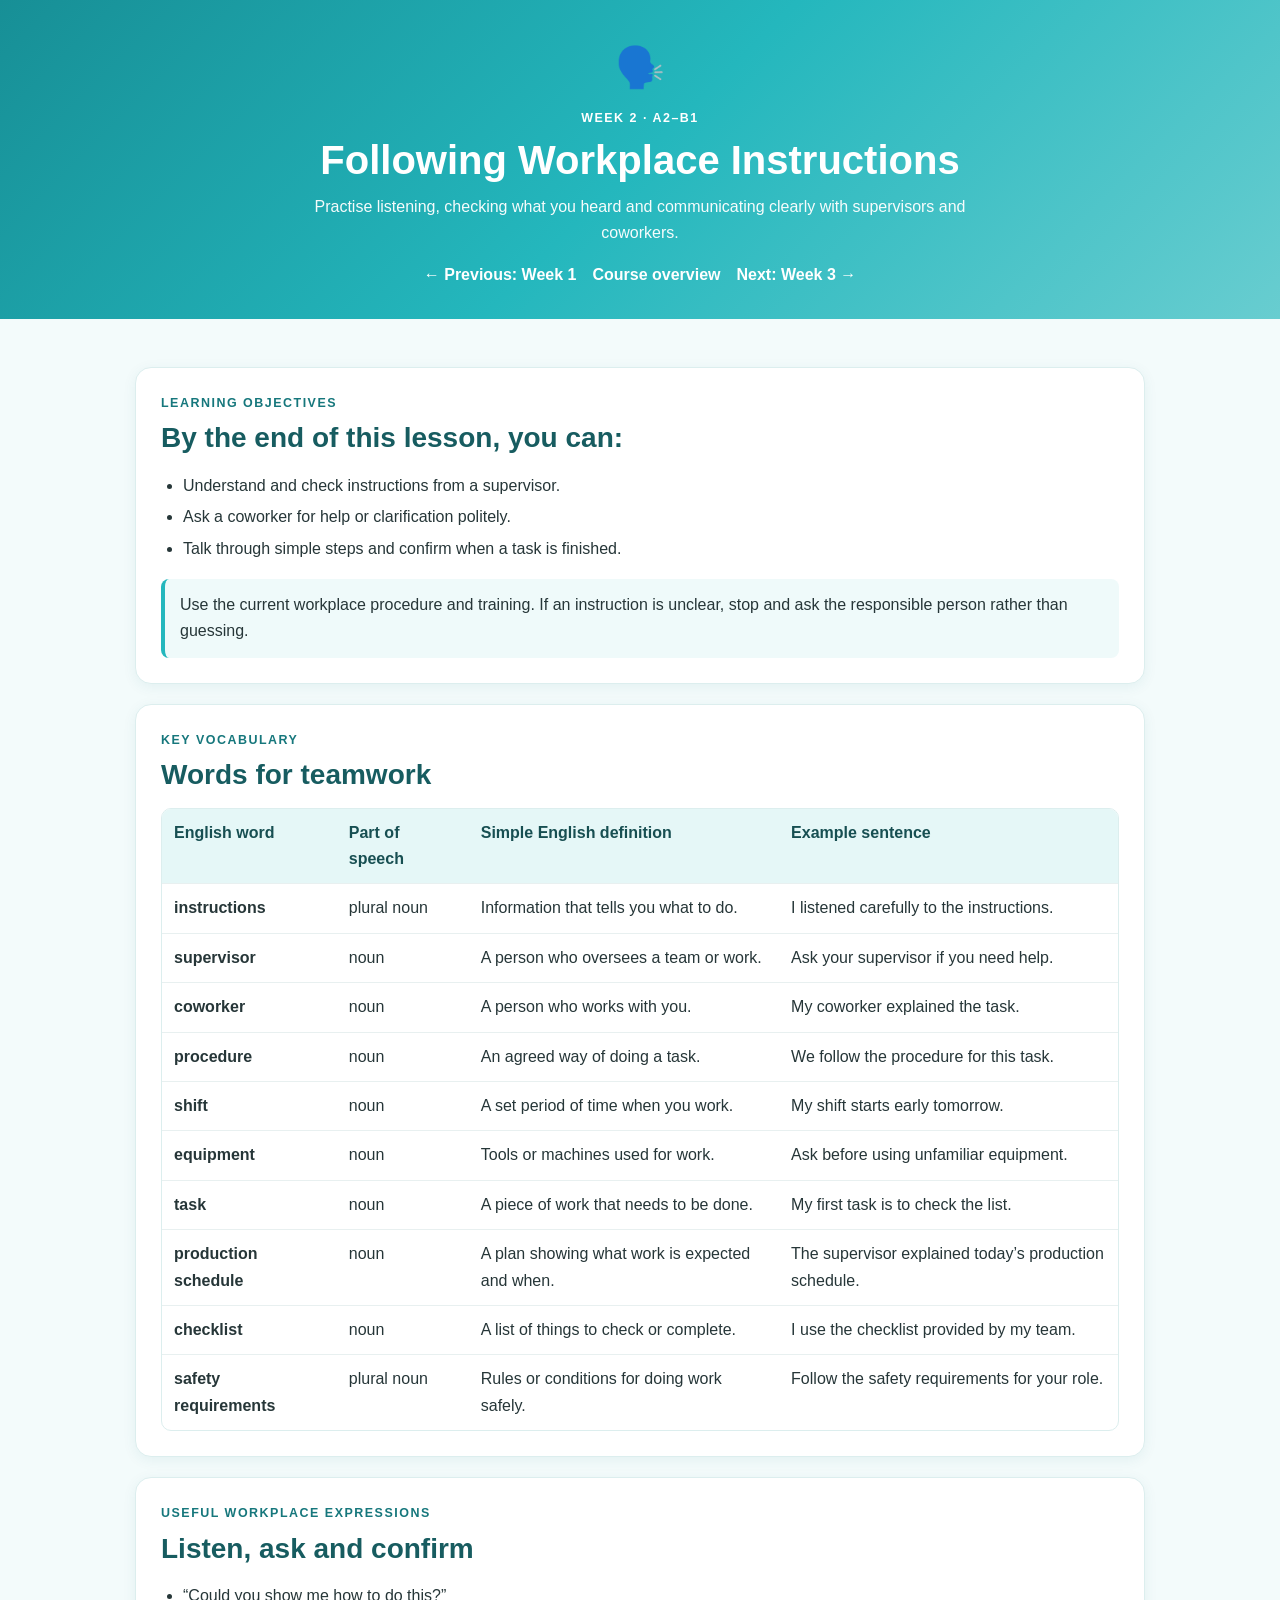
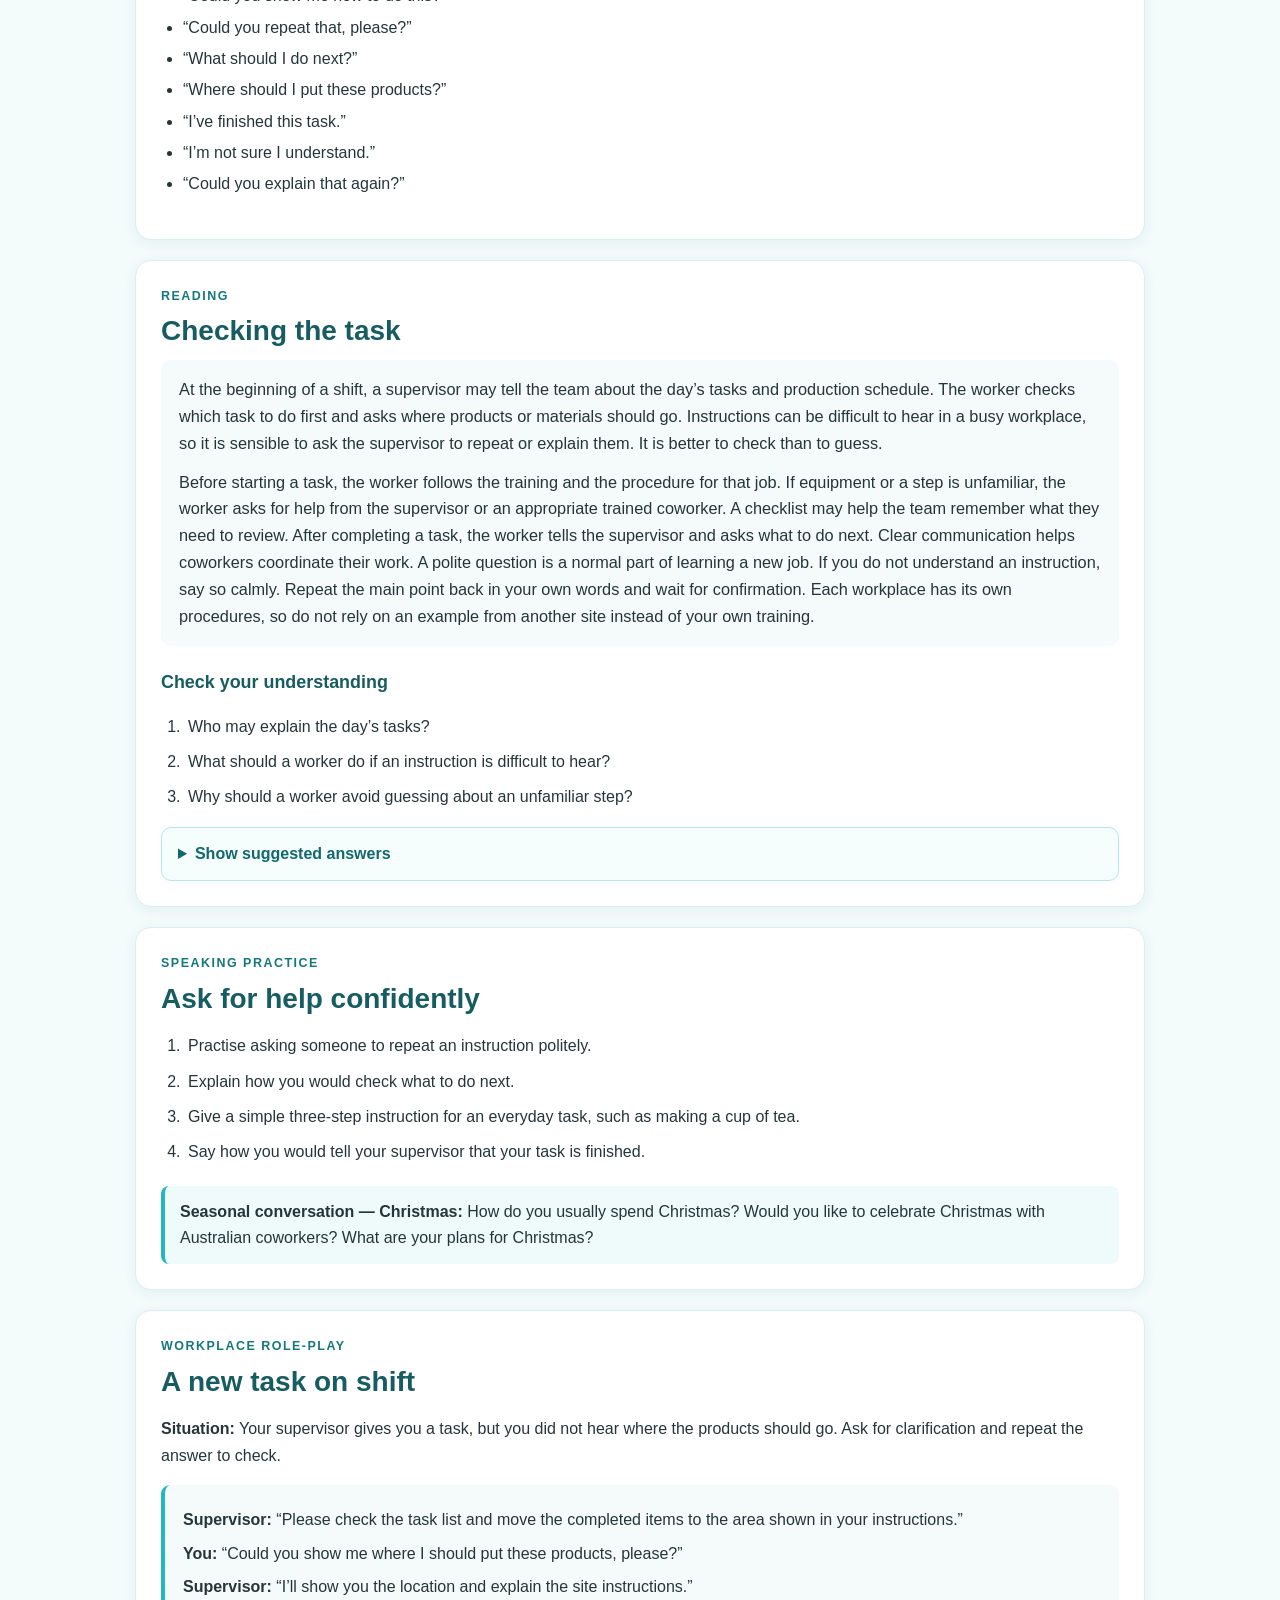
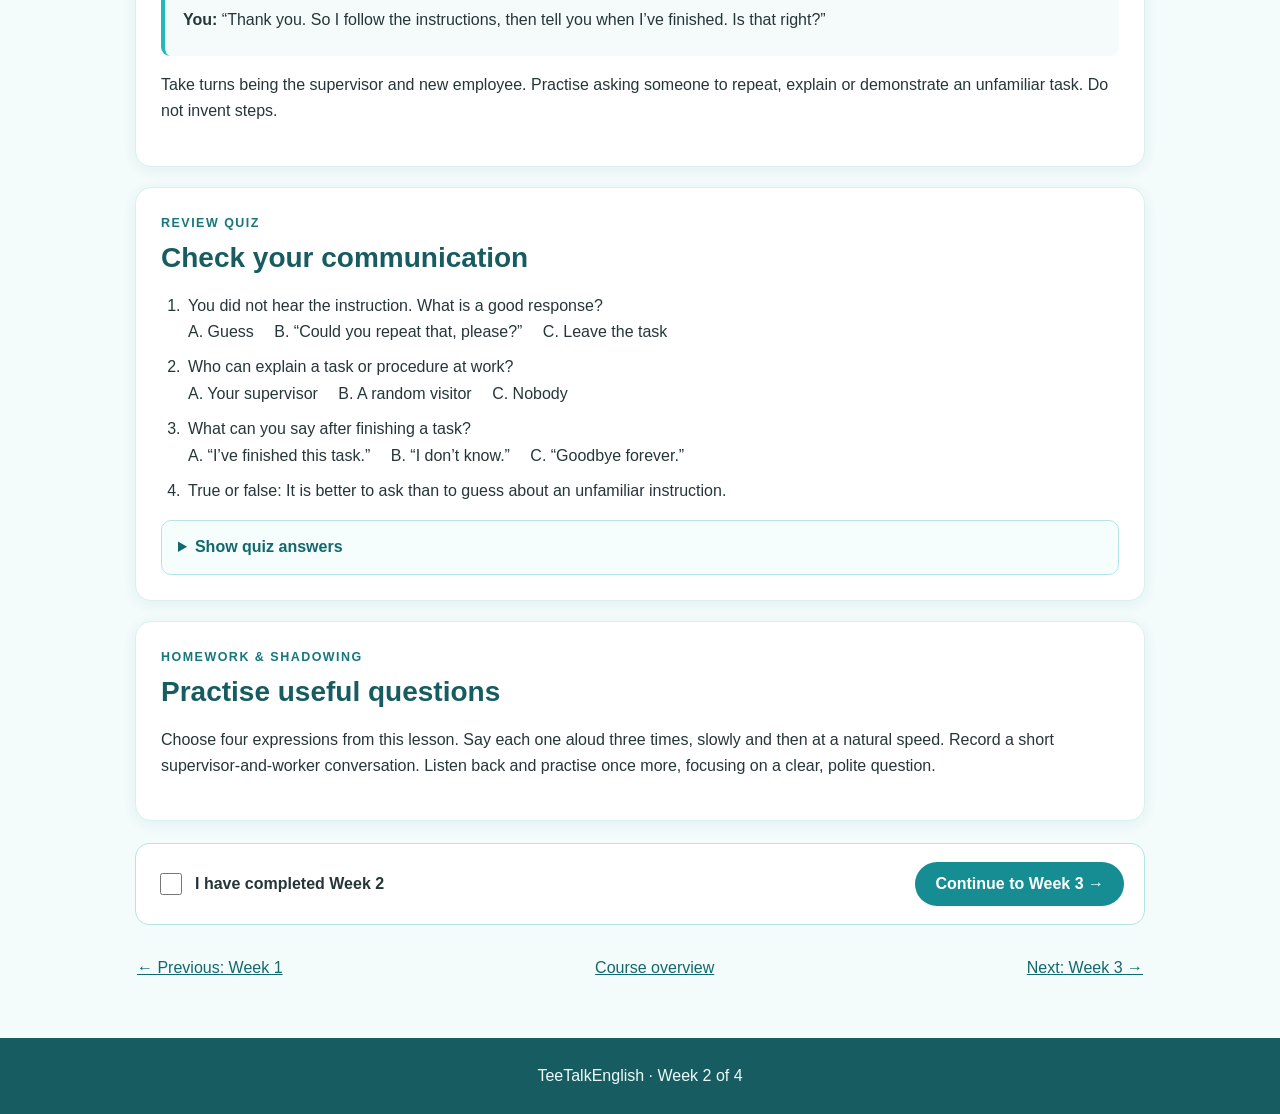
<file: meat-processing-workers-australia/week-2.html>
<!DOCTYPE html>
<html lang="en">
<head>
  <meta charset="UTF-8">
  <meta name="viewport" content="width=device-width, initial-scale=1">
  <meta name="description" content="Week 2: practise understanding instructions and asking for clarification at work.">
  <title>Week 2: Following Workplace Instructions — TeeTalkEnglish</title>
  <link rel="stylesheet" href="style.css">
  <script src="progress.js" defer></script>
</head>
<body>
  <header class="course-header">
    <div class="header-icon" aria-hidden="true">🗣️</div>
    <p class="eyebrow">WEEK 2 · A2–B1</p>
    <h1>Following Workplace Instructions</h1>
    <p class="intro">Practise listening, checking what you heard and communicating clearly with supervisors and coworkers.</p>
    <nav class="lesson-nav" aria-label="Course navigation"><a href="week-1.html">← Previous: Week 1</a><a href="index.html">Course overview</a><a href="week-3.html">Next: Week 3 →</a></nav>
  </header>
  <main>
    <section class="lesson-section" aria-labelledby="objectives-title">
      <p class="section-label">LEARNING OBJECTIVES</p><h2 id="objectives-title">By the end of this lesson, you can:</h2>
      <ul class="objective-list"><li>Understand and check instructions from a supervisor.</li><li>Ask a coworker for help or clarification politely.</li><li>Talk through simple steps and confirm when a task is finished.</li></ul>
      <p class="caution-note">Use the current workplace procedure and training. If an instruction is unclear, stop and ask the responsible person rather than guessing.</p>
    </section>
    <section class="lesson-section" aria-labelledby="vocabulary-title">
      <p class="section-label">KEY VOCABULARY</p><h2 id="vocabulary-title">Words for teamwork</h2>
      <div class="table-wrap"><table>
        <thead><tr><th scope="col">English word</th><th scope="col">Part of speech</th><th scope="col">Simple English definition</th><th scope="col">Example sentence</th></tr></thead>
        <tbody>
          <tr><th scope="row">instructions</th><td>plural noun</td><td>Information that tells you what to do.</td><td>I listened carefully to the instructions.</td></tr>
          <tr><th scope="row">supervisor</th><td>noun</td><td>A person who oversees a team or work.</td><td>Ask your supervisor if you need help.</td></tr>
          <tr><th scope="row">coworker</th><td>noun</td><td>A person who works with you.</td><td>My coworker explained the task.</td></tr>
          <tr><th scope="row">procedure</th><td>noun</td><td>An agreed way of doing a task.</td><td>We follow the procedure for this task.</td></tr>
          <tr><th scope="row">shift</th><td>noun</td><td>A set period of time when you work.</td><td>My shift starts early tomorrow.</td></tr>
          <tr><th scope="row">equipment</th><td>noun</td><td>Tools or machines used for work.</td><td>Ask before using unfamiliar equipment.</td></tr>
          <tr><th scope="row">task</th><td>noun</td><td>A piece of work that needs to be done.</td><td>My first task is to check the list.</td></tr>
          <tr><th scope="row">production schedule</th><td>noun</td><td>A plan showing what work is expected and when.</td><td>The supervisor explained today’s production schedule.</td></tr>
          <tr><th scope="row">checklist</th><td>noun</td><td>A list of things to check or complete.</td><td>I use the checklist provided by my team.</td></tr>
          <tr><th scope="row">safety requirements</th><td>plural noun</td><td>Rules or conditions for doing work safely.</td><td>Follow the safety requirements for your role.</td></tr>
        </tbody>
      </table></div>
    </section>
    <section class="lesson-section" aria-labelledby="expressions-title">
      <p class="section-label">USEFUL WORKPLACE EXPRESSIONS</p><h2 id="expressions-title">Listen, ask and confirm</h2>
      <ul class="expression-list">
        <li>“Could you show me how to do this?”</li><li>“Could you repeat that, please?”</li><li>“What should I do next?”</li>
        <li>“Where should I put these products?”</li><li>“I’ve finished this task.”</li><li>“I’m not sure I understand.”</li><li>“Could you explain that again?”</li>
      </ul>
    </section>
    <section class="lesson-section" aria-labelledby="reading-title">
      <p class="section-label">READING</p><h2 id="reading-title">Checking the task</h2>
      <div class="reading-passage">
        <p>At the beginning of a shift, a supervisor may tell the team about the day’s tasks and production schedule. The worker checks which task to do first and asks where products or materials should go. Instructions can be difficult to hear in a busy workplace, so it is sensible to ask the supervisor to repeat or explain them. It is better to check than to guess.</p>
        <p>Before starting a task, the worker follows the training and the procedure for that job. If equipment or a step is unfamiliar, the worker asks for help from the supervisor or an appropriate trained coworker. A checklist may help the team remember what they need to review. After completing a task, the worker tells the supervisor and asks what to do next. Clear communication helps coworkers coordinate their work. A polite question is a normal part of learning a new job. If you do not understand an instruction, say so calmly. Repeat the main point back in your own words and wait for confirmation. Each workplace has its own procedures, so do not rely on an example from another site instead of your own training.</p>
      </div>
      <h3>Check your understanding</h3><ol class="question-list"><li>Who may explain the day’s tasks?</li><li>What should a worker do if an instruction is difficult to hear?</li><li>Why should a worker avoid guessing about an unfamiliar step?</li></ol>
      <details class="answer-key"><summary>Show suggested answers</summary><ol><li>The supervisor may explain the tasks.</li><li>Ask the supervisor to repeat or explain it.</li><li>The worker should follow the correct training and procedure, and ask for help if unsure.</li></ol></details>
    </section>
    <section class="lesson-section" aria-labelledby="speaking-title">
      <p class="section-label">SPEAKING PRACTICE</p><h2 id="speaking-title">Ask for help confidently</h2>
      <ol class="question-list"><li>Practise asking someone to repeat an instruction politely.</li><li>Explain how you would check what to do next.</li><li>Give a simple three-step instruction for an everyday task, such as making a cup of tea.</li><li>Say how you would tell your supervisor that your task is finished.</li></ol>
      <p class="prompt-note"><strong>Seasonal conversation — Christmas:</strong> How do you usually spend Christmas? Would you like to celebrate Christmas with Australian coworkers? What are your plans for Christmas?</p>
    </section>
    <section class="lesson-section" aria-labelledby="roleplay-title">
      <p class="section-label">WORKPLACE ROLE-PLAY</p><h2 id="roleplay-title">A new task on shift</h2>
      <p><strong>Situation:</strong> Your supervisor gives you a task, but you did not hear where the products should go. Ask for clarification and repeat the answer to check.</p>
      <div class="roleplay"><p><strong>Supervisor:</strong> “Please check the task list and move the completed items to the area shown in your instructions.”</p><p><strong>You:</strong> “Could you show me where I should put these products, please?”</p><p><strong>Supervisor:</strong> “I’ll show you the location and explain the site instructions.”</p><p><strong>You:</strong> “Thank you. So I follow the instructions, then tell you when I’ve finished. Is that right?”</p></div>
      <p>Take turns being the supervisor and new employee. Practise asking someone to repeat, explain or demonstrate an unfamiliar task. Do not invent steps.</p>
    </section>
    <section class="lesson-section" aria-labelledby="quiz-title">
      <p class="section-label">REVIEW QUIZ</p><h2 id="quiz-title">Check your communication</h2>
      <ol class="question-list"><li>You did not hear the instruction. What is a good response? <br>A. Guess　 B. “Could you repeat that, please?”　 C. Leave the task</li><li>Who can explain a task or procedure at work? <br>A. Your supervisor　 B. A random visitor　 C. Nobody</li><li>What can you say after finishing a task? <br>A. “I’ve finished this task.”　 B. “I don’t know.”　 C. “Goodbye forever.”</li><li>True or false: It is better to ask than to guess about an unfamiliar instruction.</li></ol>
      <details class="answer-key"><summary>Show quiz answers</summary><ol><li>B — Ask politely for the instruction again.</li><li>A — Ask your supervisor or an appropriate trained coworker.</li><li>A — Confirm that the task is finished.</li><li>True — Check the instruction and follow workplace training.</li></ol></details>
    </section>
    <section class="lesson-section" aria-labelledby="homework-title">
      <p class="section-label">HOMEWORK &amp; SHADOWING</p><h2 id="homework-title">Practise useful questions</h2>
      <p>Choose four expressions from this lesson. Say each one aloud three times, slowly and then at a natural speed. Record a short supervisor-and-worker conversation. Listen back and practise once more, focusing on a clear, polite question.</p>
    </section>
    <section class="completion-panel" aria-label="Lesson progress"><label><input class="completion-checkbox" type="checkbox" data-complete-week="2"> I have completed Week 2</label><a href="week-3.html" class="button-link">Continue to Week 3 →</a></section>
    <nav class="bottom-nav" aria-label="Course navigation"><a href="week-1.html">← Previous: Week 1</a><a href="index.html">Course overview</a><a href="week-3.html">Next: Week 3 →</a></nav>
  </main>
  <footer><p>TeeTalkEnglish · Week 2 of 4</p></footer>
</body>
</html>
</file>
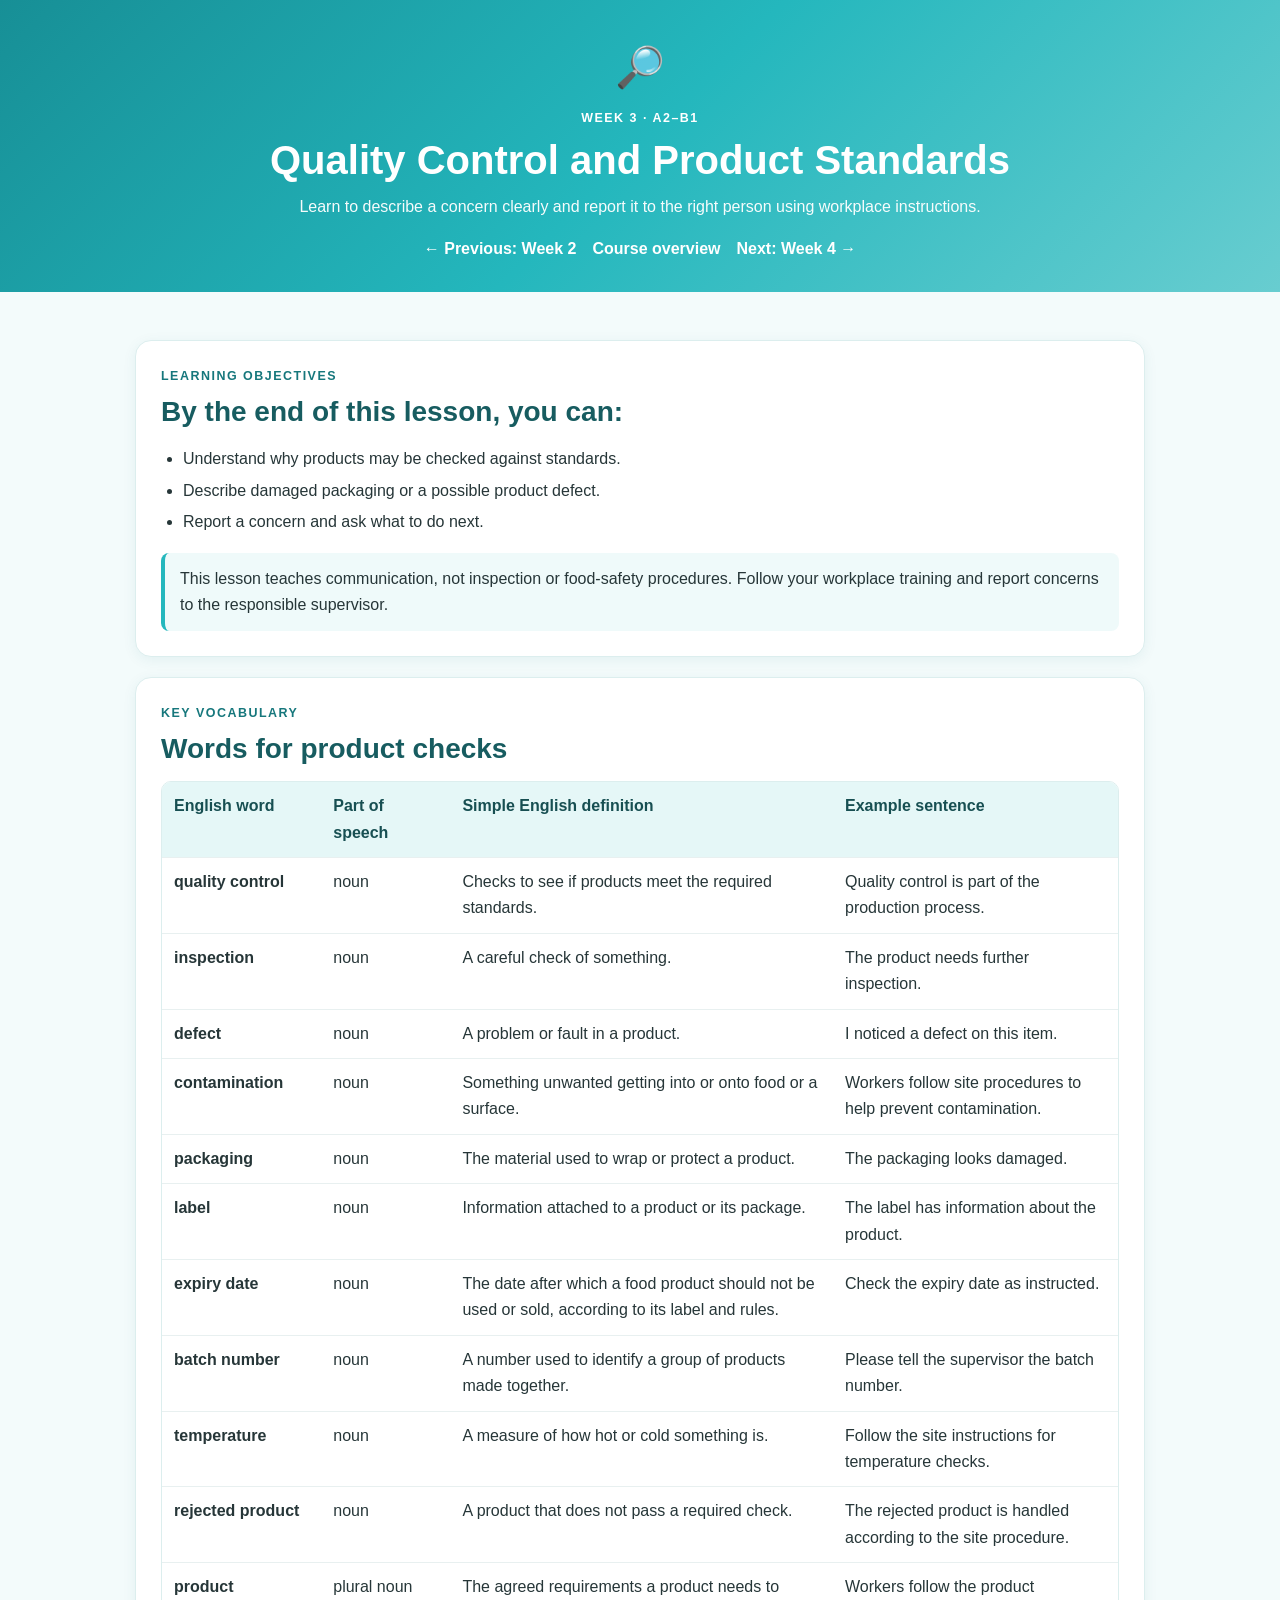
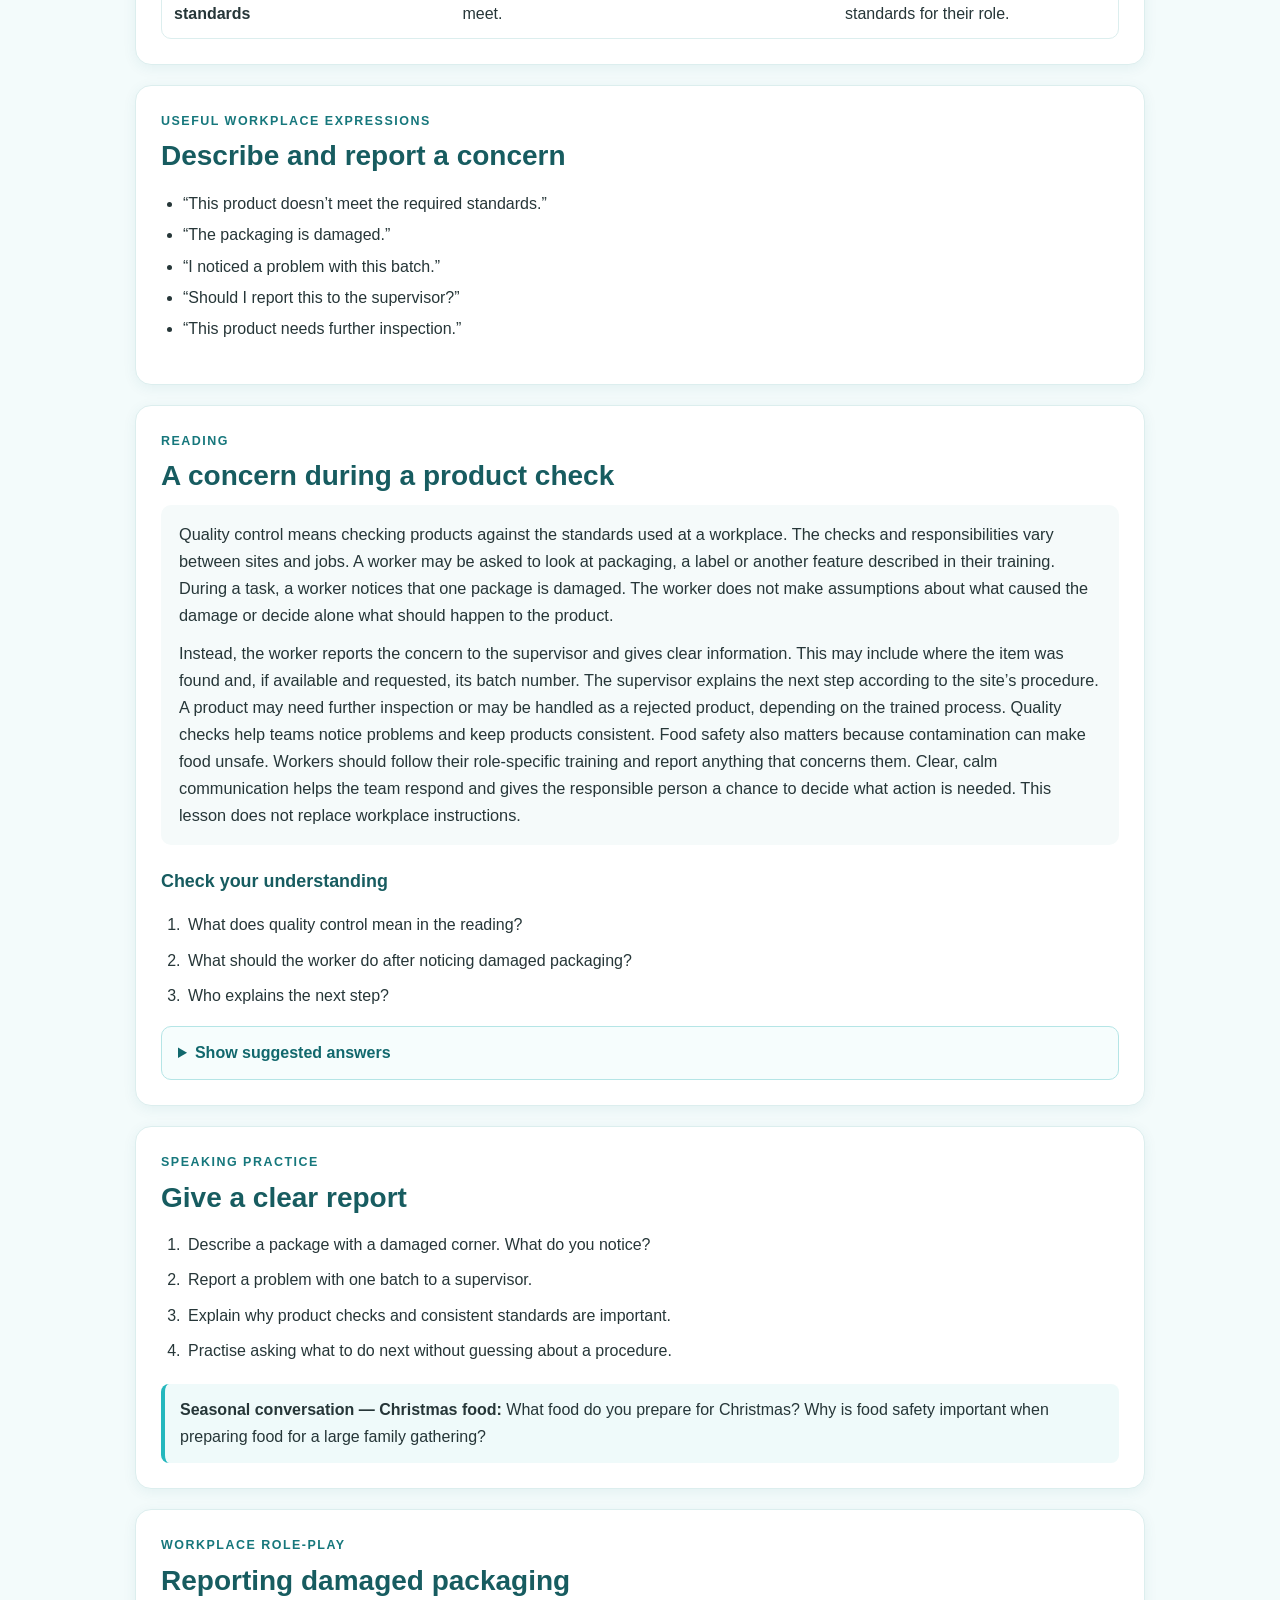
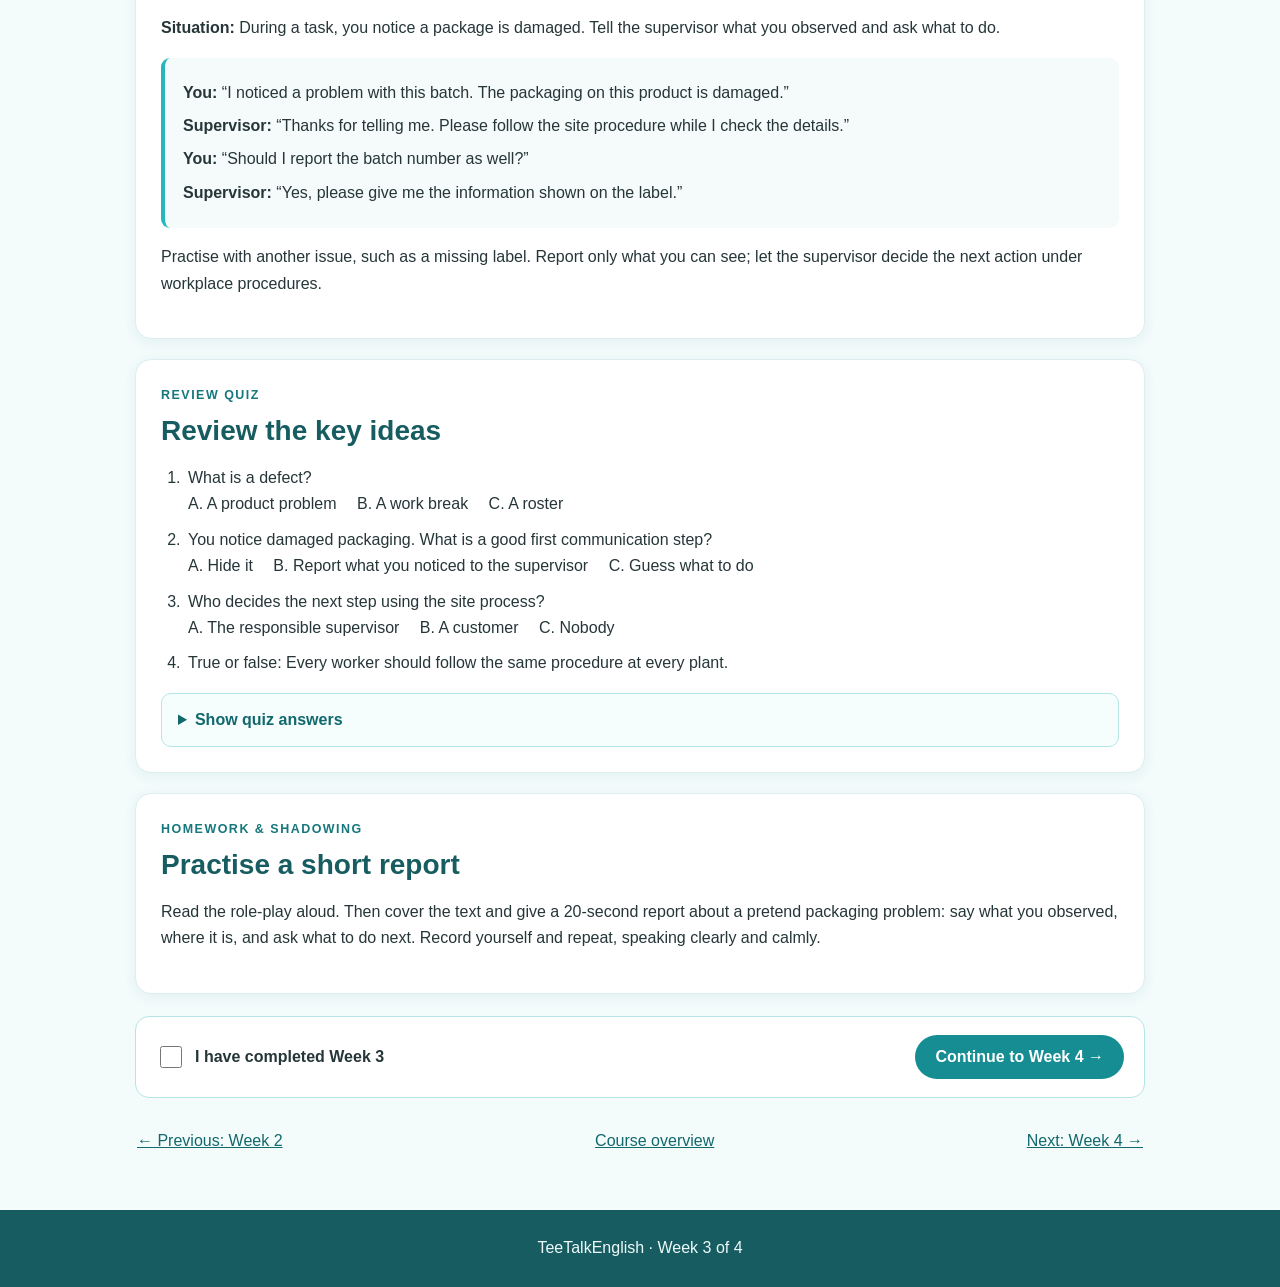
<file: meat-processing-workers-australia/week-3.html>
<!DOCTYPE html>
<html lang="en">
<head>
  <meta charset="UTF-8">
  <meta name="viewport" content="width=device-width, initial-scale=1">
  <meta name="description" content="Week 3: learn English for quality checks, product defects and reporting concerns.">
  <title>Week 3: Quality Control and Product Standards — TeeTalkEnglish</title>
  <link rel="stylesheet" href="style.css">
  <script src="progress.js" defer></script>
</head>
<body>
  <header class="course-header">
    <div class="header-icon" aria-hidden="true">🔎</div>
    <p class="eyebrow">WEEK 3 · A2–B1</p>
    <h1>Quality Control and Product Standards</h1>
    <p class="intro">Learn to describe a concern clearly and report it to the right person using workplace instructions.</p>
    <nav class="lesson-nav" aria-label="Course navigation"><a href="week-2.html">← Previous: Week 2</a><a href="index.html">Course overview</a><a href="week-4.html">Next: Week 4 →</a></nav>
  </header>
  <main>
    <section class="lesson-section" aria-labelledby="objectives-title">
      <p class="section-label">LEARNING OBJECTIVES</p><h2 id="objectives-title">By the end of this lesson, you can:</h2>
      <ul class="objective-list"><li>Understand why products may be checked against standards.</li><li>Describe damaged packaging or a possible product defect.</li><li>Report a concern and ask what to do next.</li></ul>
      <p class="caution-note">This lesson teaches communication, not inspection or food-safety procedures. Follow your workplace training and report concerns to the responsible supervisor.</p>
    </section>
    <section class="lesson-section" aria-labelledby="vocabulary-title">
      <p class="section-label">KEY VOCABULARY</p><h2 id="vocabulary-title">Words for product checks</h2>
      <div class="table-wrap"><table>
        <thead><tr><th scope="col">English word</th><th scope="col">Part of speech</th><th scope="col">Simple English definition</th><th scope="col">Example sentence</th></tr></thead>
        <tbody>
          <tr><th scope="row">quality control</th><td>noun</td><td>Checks to see if products meet the required standards.</td><td>Quality control is part of the production process.</td></tr>
          <tr><th scope="row">inspection</th><td>noun</td><td>A careful check of something.</td><td>The product needs further inspection.</td></tr>
          <tr><th scope="row">defect</th><td>noun</td><td>A problem or fault in a product.</td><td>I noticed a defect on this item.</td></tr>
          <tr><th scope="row">contamination</th><td>noun</td><td>Something unwanted getting into or onto food or a surface.</td><td>Workers follow site procedures to help prevent contamination.</td></tr>
          <tr><th scope="row">packaging</th><td>noun</td><td>The material used to wrap or protect a product.</td><td>The packaging looks damaged.</td></tr>
          <tr><th scope="row">label</th><td>noun</td><td>Information attached to a product or its package.</td><td>The label has information about the product.</td></tr>
          <tr><th scope="row">expiry date</th><td>noun</td><td>The date after which a food product should not be used or sold, according to its label and rules.</td><td>Check the expiry date as instructed.</td></tr>
          <tr><th scope="row">batch number</th><td>noun</td><td>A number used to identify a group of products made together.</td><td>Please tell the supervisor the batch number.</td></tr>
          <tr><th scope="row">temperature</th><td>noun</td><td>A measure of how hot or cold something is.</td><td>Follow the site instructions for temperature checks.</td></tr>
          <tr><th scope="row">rejected product</th><td>noun</td><td>A product that does not pass a required check.</td><td>The rejected product is handled according to the site procedure.</td></tr>
          <tr><th scope="row">product standards</th><td>plural noun</td><td>The agreed requirements a product needs to meet.</td><td>Workers follow the product standards for their role.</td></tr>
        </tbody>
      </table></div>
    </section>
    <section class="lesson-section" aria-labelledby="expressions-title">
      <p class="section-label">USEFUL WORKPLACE EXPRESSIONS</p><h2 id="expressions-title">Describe and report a concern</h2>
      <ul class="expression-list"><li>“This product doesn’t meet the required standards.”</li><li>“The packaging is damaged.”</li><li>“I noticed a problem with this batch.”</li><li>“Should I report this to the supervisor?”</li><li>“This product needs further inspection.”</li></ul>
    </section>
    <section class="lesson-section" aria-labelledby="reading-title">
      <p class="section-label">READING</p><h2 id="reading-title">A concern during a product check</h2>
      <div class="reading-passage">
        <p>Quality control means checking products against the standards used at a workplace. The checks and responsibilities vary between sites and jobs. A worker may be asked to look at packaging, a label or another feature described in their training. During a task, a worker notices that one package is damaged. The worker does not make assumptions about what caused the damage or decide alone what should happen to the product.</p>
        <p>Instead, the worker reports the concern to the supervisor and gives clear information. This may include where the item was found and, if available and requested, its batch number. The supervisor explains the next step according to the site’s procedure. A product may need further inspection or may be handled as a rejected product, depending on the trained process. Quality checks help teams notice problems and keep products consistent. Food safety also matters because contamination can make food unsafe. Workers should follow their role-specific training and report anything that concerns them. Clear, calm communication helps the team respond and gives the responsible person a chance to decide what action is needed. This lesson does not replace workplace instructions.</p>
      </div>
      <h3>Check your understanding</h3><ol class="question-list"><li>What does quality control mean in the reading?</li><li>What should the worker do after noticing damaged packaging?</li><li>Who explains the next step?</li></ol>
      <details class="answer-key"><summary>Show suggested answers</summary><ol><li>Checking products against workplace standards.</li><li>Report the concern clearly to the supervisor and give relevant details.</li><li>The supervisor explains the next step using the site procedure.</li></ol></details>
    </section>
    <section class="lesson-section" aria-labelledby="speaking-title">
      <p class="section-label">SPEAKING PRACTICE</p><h2 id="speaking-title">Give a clear report</h2>
      <ol class="question-list"><li>Describe a package with a damaged corner. What do you notice?</li><li>Report a problem with one batch to a supervisor.</li><li>Explain why product checks and consistent standards are important.</li><li>Practise asking what to do next without guessing about a procedure.</li></ol>
      <p class="prompt-note"><strong>Seasonal conversation — Christmas food:</strong> What food do you prepare for Christmas? Why is food safety important when preparing food for a large family gathering?</p>
    </section>
    <section class="lesson-section" aria-labelledby="roleplay-title">
      <p class="section-label">WORKPLACE ROLE-PLAY</p><h2 id="roleplay-title">Reporting damaged packaging</h2>
      <p><strong>Situation:</strong> During a task, you notice a package is damaged. Tell the supervisor what you observed and ask what to do.</p>
      <div class="roleplay"><p><strong>You:</strong> “I noticed a problem with this batch. The packaging on this product is damaged.”</p><p><strong>Supervisor:</strong> “Thanks for telling me. Please follow the site procedure while I check the details.”</p><p><strong>You:</strong> “Should I report the batch number as well?”</p><p><strong>Supervisor:</strong> “Yes, please give me the information shown on the label.”</p></div>
      <p>Practise with another issue, such as a missing label. Report only what you can see; let the supervisor decide the next action under workplace procedures.</p>
    </section>
    <section class="lesson-section" aria-labelledby="quiz-title">
      <p class="section-label">REVIEW QUIZ</p><h2 id="quiz-title">Review the key ideas</h2>
      <ol class="question-list"><li>What is a defect? <br>A. A product problem　 B. A work break　 C. A roster</li><li>You notice damaged packaging. What is a good first communication step? <br>A. Hide it　 B. Report what you noticed to the supervisor　 C. Guess what to do</li><li>Who decides the next step using the site process? <br>A. The responsible supervisor　 B. A customer　 C. Nobody</li><li>True or false: Every worker should follow the same procedure at every plant.</li></ol>
      <details class="answer-key"><summary>Show quiz answers</summary><ol><li>A — A defect is a product problem or fault.</li><li>B — Calmly report the concern to the supervisor.</li><li>A — The responsible supervisor explains the next step.</li><li>False — Follow the training and procedures at your own workplace.</li></ol></details>
    </section>
    <section class="lesson-section" aria-labelledby="homework-title">
      <p class="section-label">HOMEWORK &amp; SHADOWING</p><h2 id="homework-title">Practise a short report</h2>
      <p>Read the role-play aloud. Then cover the text and give a 20-second report about a pretend packaging problem: say what you observed, where it is, and ask what to do next. Record yourself and repeat, speaking clearly and calmly.</p>
    </section>
    <section class="completion-panel" aria-label="Lesson progress"><label><input class="completion-checkbox" type="checkbox" data-complete-week="3"> I have completed Week 3</label><a href="week-4.html" class="button-link">Continue to Week 4 →</a></section>
    <nav class="bottom-nav" aria-label="Course navigation"><a href="week-2.html">← Previous: Week 2</a><a href="index.html">Course overview</a><a href="week-4.html">Next: Week 4 →</a></nav>
  </main>
  <footer><p>TeeTalkEnglish · Week 3 of 4</p></footer>
</body>
</html>
</file>
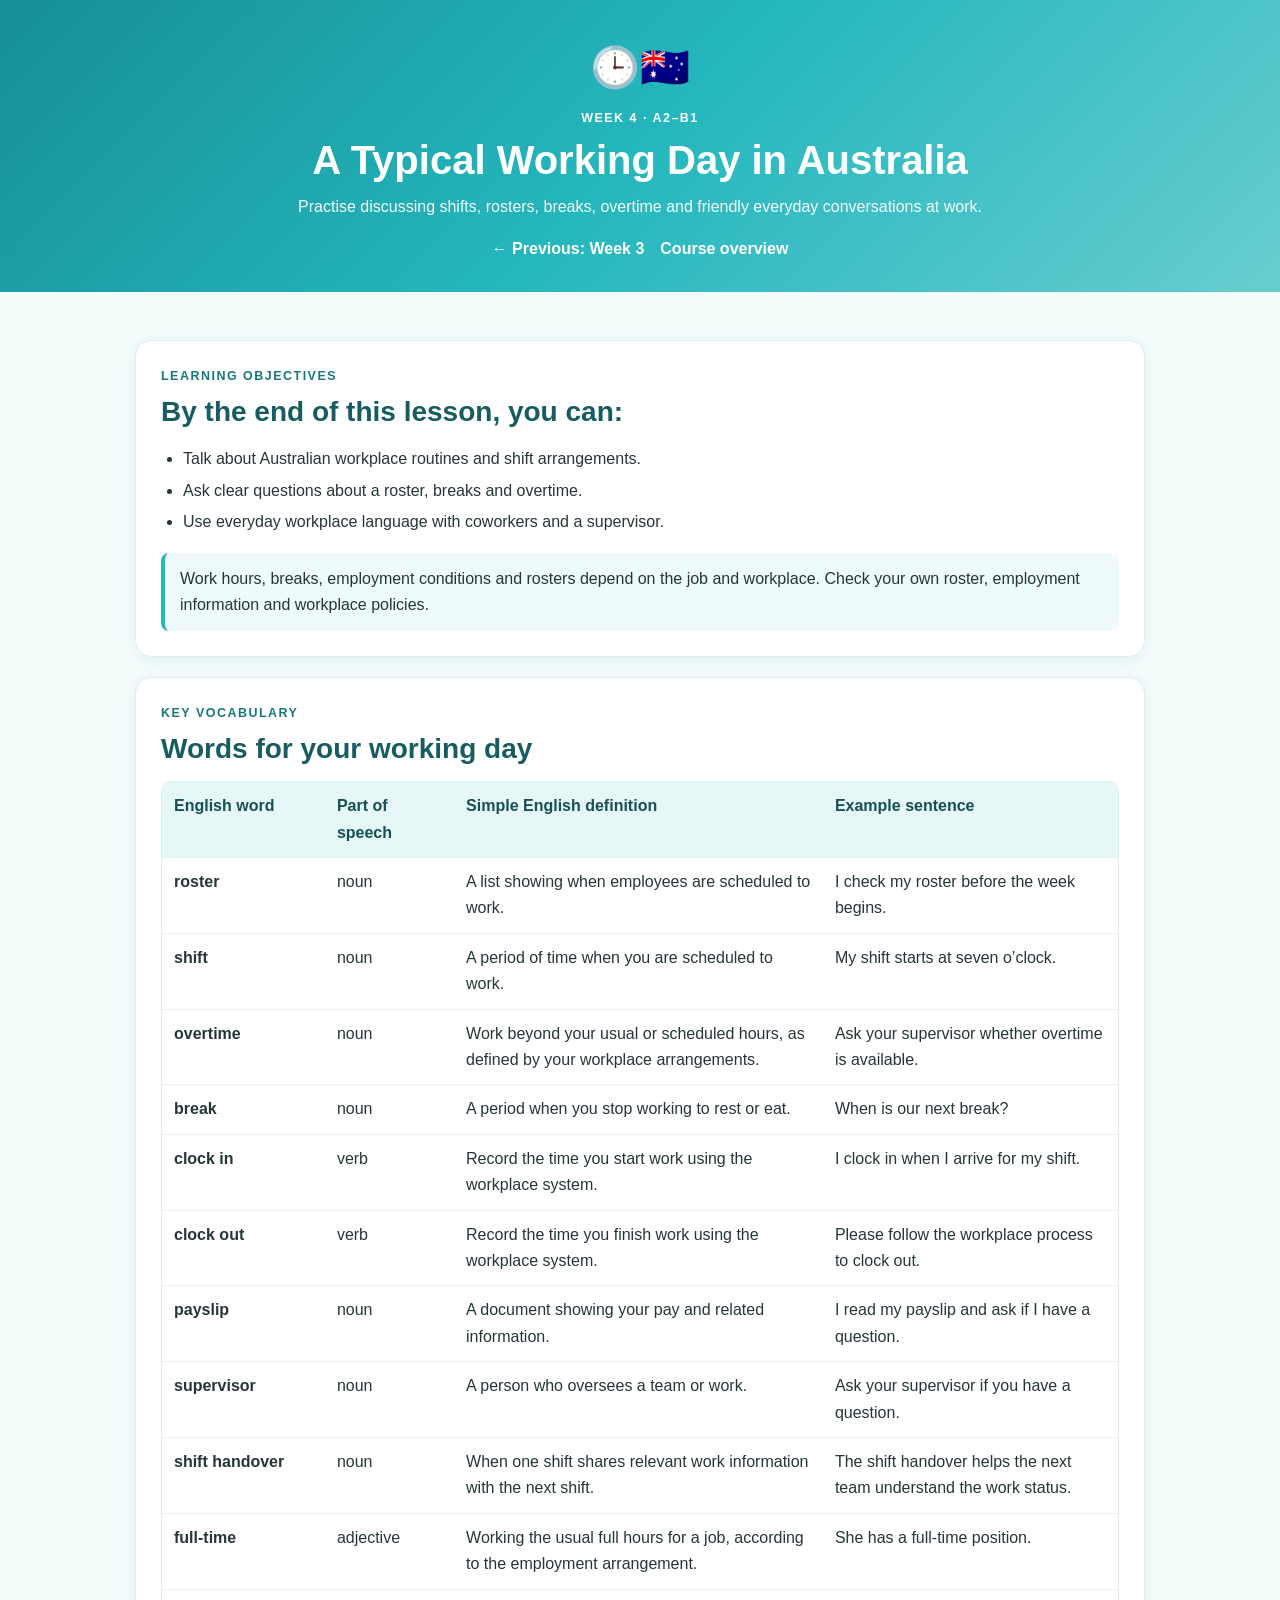
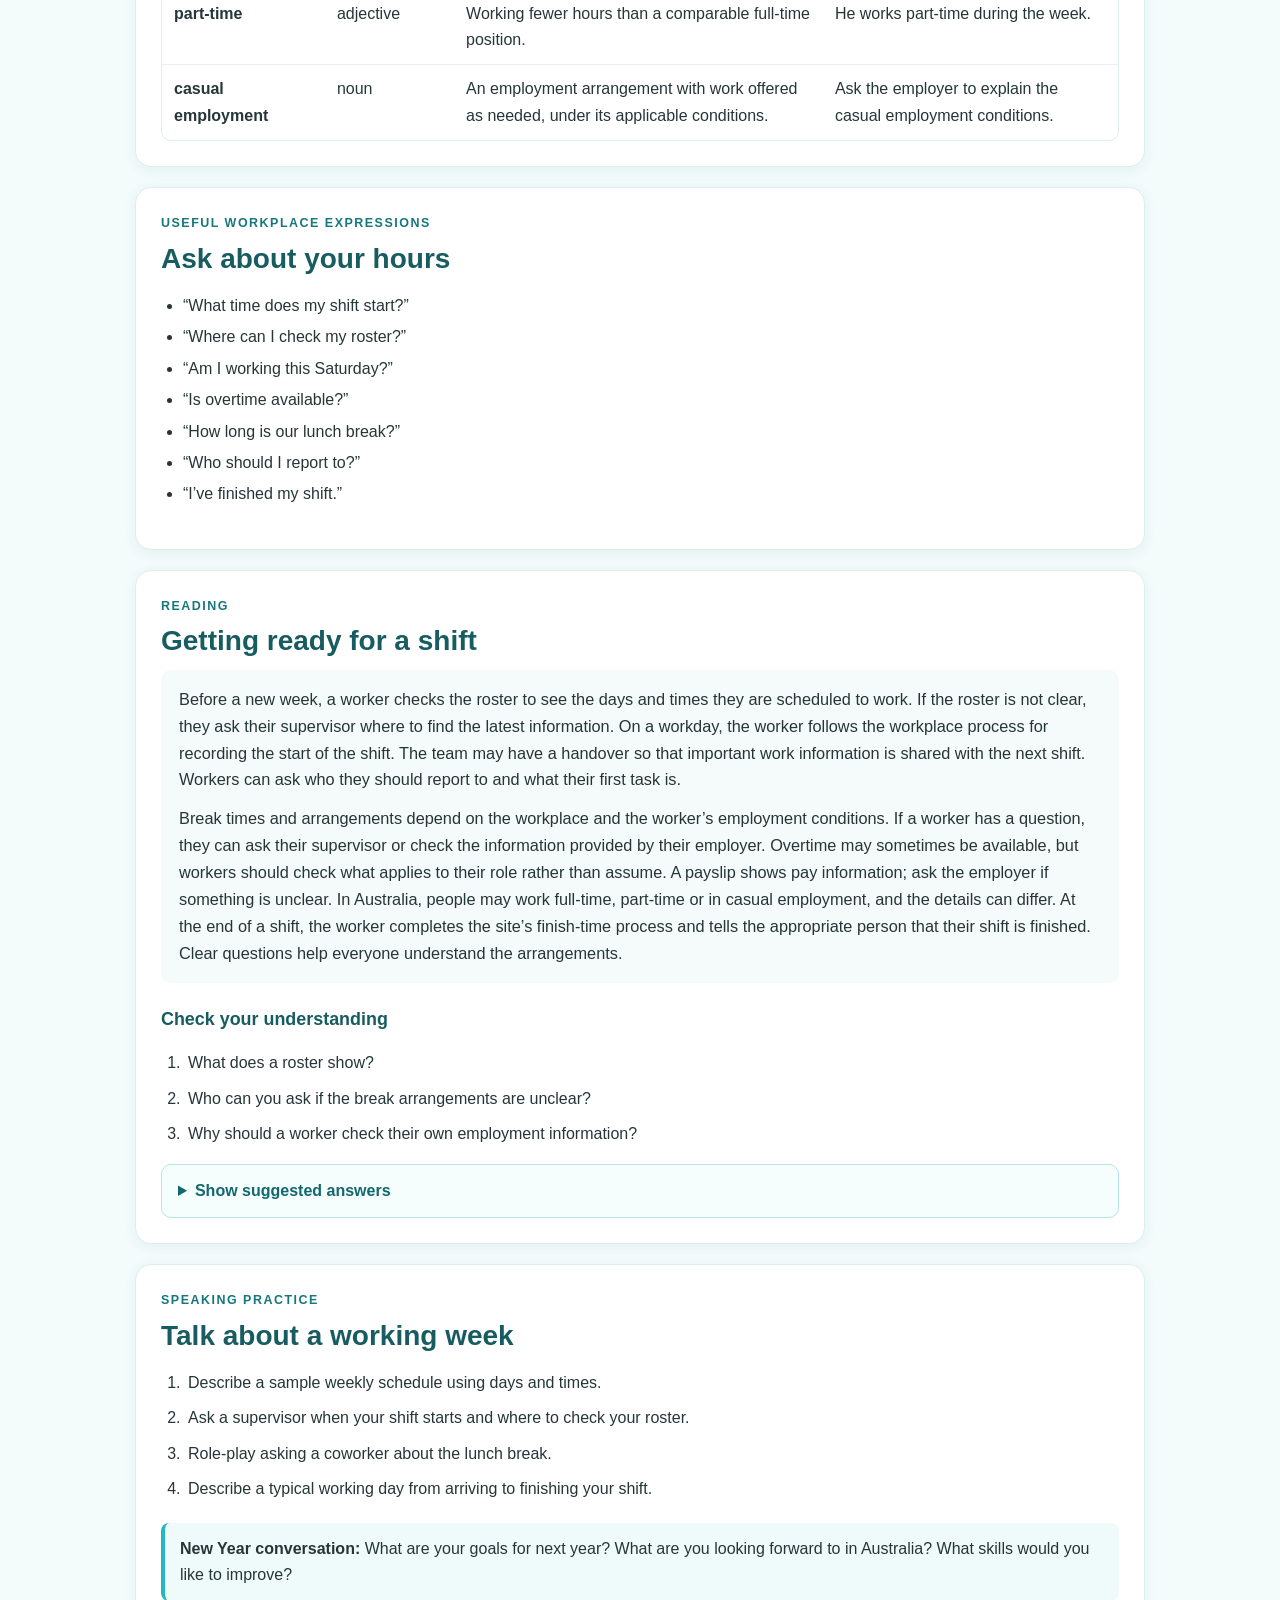
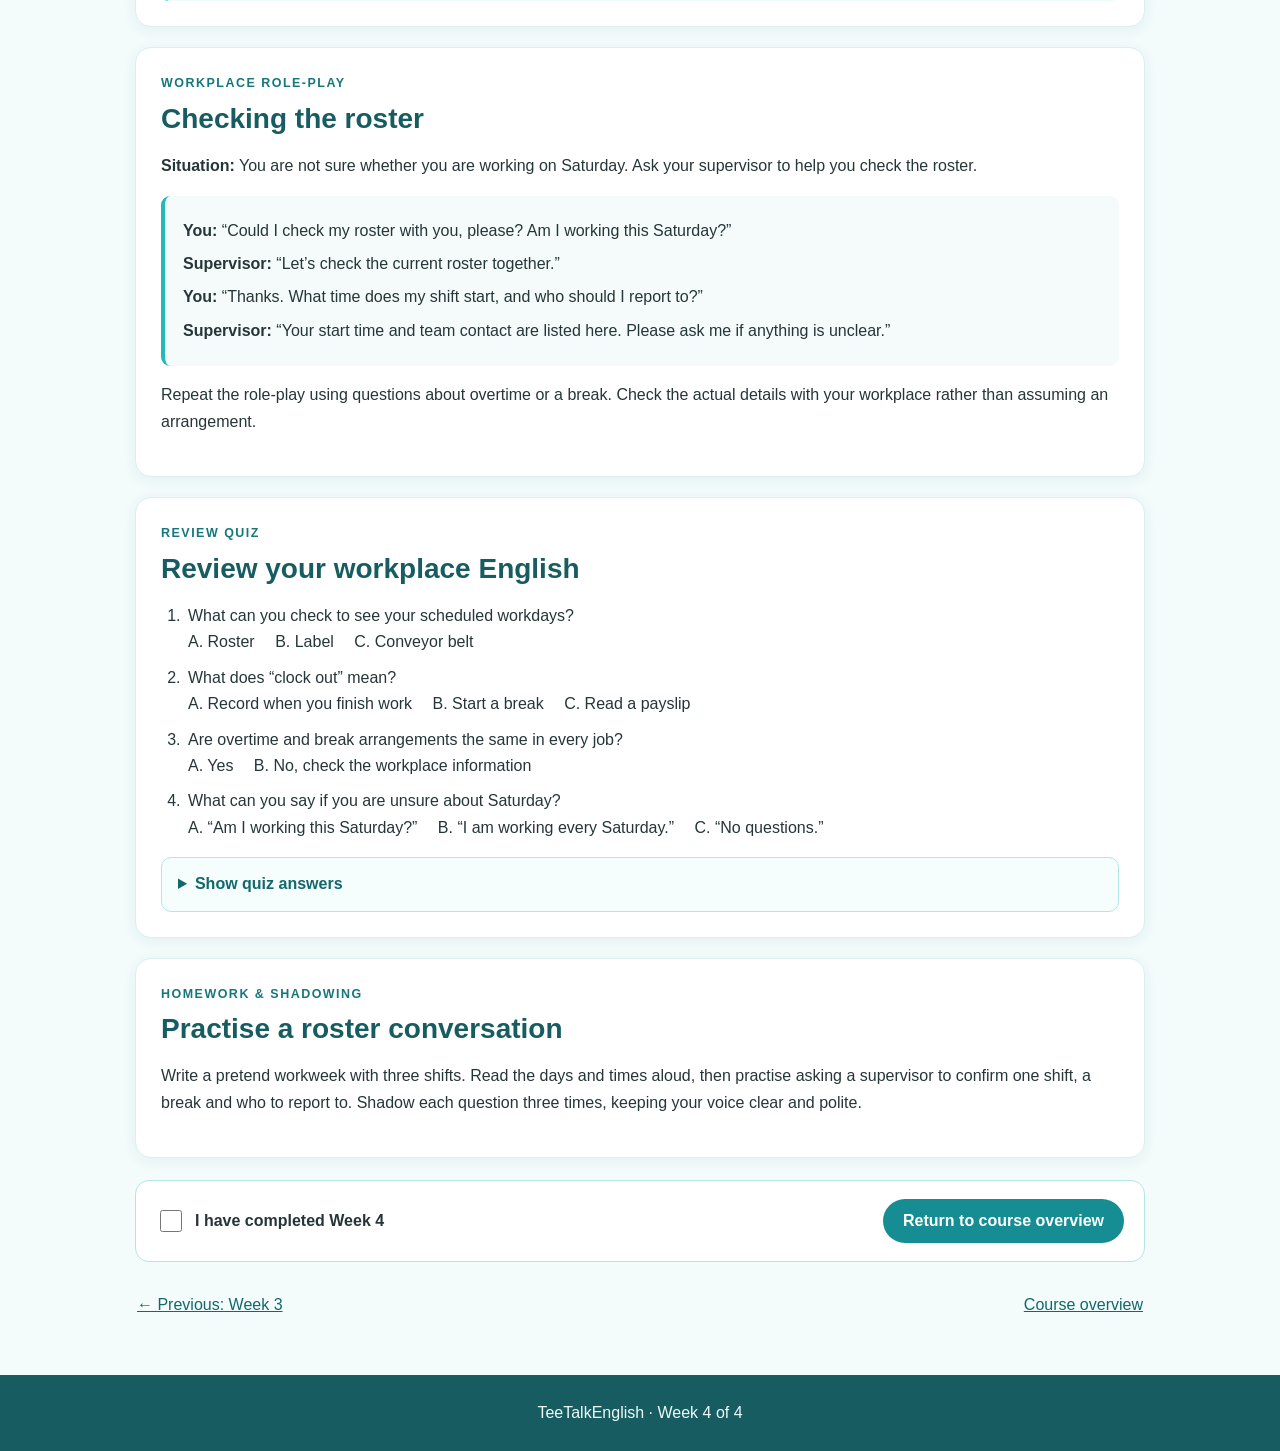
<file: meat-processing-workers-australia/week-4.html>
<!DOCTYPE html>
<html lang="en">
<head>
  <meta charset="UTF-8">
  <meta name="viewport" content="width=device-width, initial-scale=1">
  <meta name="description" content="Week 4: practise English for shifts, rosters, breaks and Australian workplace routines.">
  <title>Week 4: A Typical Working Day in Australia — TeeTalkEnglish</title>
  <link rel="stylesheet" href="style.css">
  <script src="progress.js" defer></script>
</head>
<body>
  <header class="course-header">
    <div class="header-icon" aria-hidden="true">🕒🇦🇺</div>
    <p class="eyebrow">WEEK 4 · A2–B1</p>
    <h1>A Typical Working Day in Australia</h1>
    <p class="intro">Practise discussing shifts, rosters, breaks, overtime and friendly everyday conversations at work.</p>
    <nav class="lesson-nav" aria-label="Course navigation"><a href="week-3.html">← Previous: Week 3</a><a href="index.html">Course overview</a></nav>
  </header>
  <main>
    <section class="lesson-section" aria-labelledby="objectives-title">
      <p class="section-label">LEARNING OBJECTIVES</p><h2 id="objectives-title">By the end of this lesson, you can:</h2>
      <ul class="objective-list"><li>Talk about Australian workplace routines and shift arrangements.</li><li>Ask clear questions about a roster, breaks and overtime.</li><li>Use everyday workplace language with coworkers and a supervisor.</li></ul>
      <p class="caution-note">Work hours, breaks, employment conditions and rosters depend on the job and workplace. Check your own roster, employment information and workplace policies.</p>
    </section>
    <section class="lesson-section" aria-labelledby="vocabulary-title">
      <p class="section-label">KEY VOCABULARY</p><h2 id="vocabulary-title">Words for your working day</h2>
      <div class="table-wrap"><table>
        <thead><tr><th scope="col">English word</th><th scope="col">Part of speech</th><th scope="col">Simple English definition</th><th scope="col">Example sentence</th></tr></thead>
        <tbody>
          <tr><th scope="row">roster</th><td>noun</td><td>A list showing when employees are scheduled to work.</td><td>I check my roster before the week begins.</td></tr>
          <tr><th scope="row">shift</th><td>noun</td><td>A period of time when you are scheduled to work.</td><td>My shift starts at seven o’clock.</td></tr>
          <tr><th scope="row">overtime</th><td>noun</td><td>Work beyond your usual or scheduled hours, as defined by your workplace arrangements.</td><td>Ask your supervisor whether overtime is available.</td></tr>
          <tr><th scope="row">break</th><td>noun</td><td>A period when you stop working to rest or eat.</td><td>When is our next break?</td></tr>
          <tr><th scope="row">clock in</th><td>verb</td><td>Record the time you start work using the workplace system.</td><td>I clock in when I arrive for my shift.</td></tr>
          <tr><th scope="row">clock out</th><td>verb</td><td>Record the time you finish work using the workplace system.</td><td>Please follow the workplace process to clock out.</td></tr>
          <tr><th scope="row">payslip</th><td>noun</td><td>A document showing your pay and related information.</td><td>I read my payslip and ask if I have a question.</td></tr>
          <tr><th scope="row">supervisor</th><td>noun</td><td>A person who oversees a team or work.</td><td>Ask your supervisor if you have a question.</td></tr>
          <tr><th scope="row">shift handover</th><td>noun</td><td>When one shift shares relevant work information with the next shift.</td><td>The shift handover helps the next team understand the work status.</td></tr>
          <tr><th scope="row">full-time</th><td>adjective</td><td>Working the usual full hours for a job, according to the employment arrangement.</td><td>She has a full-time position.</td></tr>
          <tr><th scope="row">part-time</th><td>adjective</td><td>Working fewer hours than a comparable full-time position.</td><td>He works part-time during the week.</td></tr>
          <tr><th scope="row">casual employment</th><td>noun</td><td>An employment arrangement with work offered as needed, under its applicable conditions.</td><td>Ask the employer to explain the casual employment conditions.</td></tr>
        </tbody>
      </table></div>
    </section>
    <section class="lesson-section" aria-labelledby="expressions-title">
      <p class="section-label">USEFUL WORKPLACE EXPRESSIONS</p><h2 id="expressions-title">Ask about your hours</h2>
      <ul class="expression-list"><li>“What time does my shift start?”</li><li>“Where can I check my roster?”</li><li>“Am I working this Saturday?”</li><li>“Is overtime available?”</li><li>“How long is our lunch break?”</li><li>“Who should I report to?”</li><li>“I’ve finished my shift.”</li></ul>
    </section>
    <section class="lesson-section" aria-labelledby="reading-title">
      <p class="section-label">READING</p><h2 id="reading-title">Getting ready for a shift</h2>
      <div class="reading-passage">
        <p>Before a new week, a worker checks the roster to see the days and times they are scheduled to work. If the roster is not clear, they ask their supervisor where to find the latest information. On a workday, the worker follows the workplace process for recording the start of the shift. The team may have a handover so that important work information is shared with the next shift. Workers can ask who they should report to and what their first task is.</p>
        <p>Break times and arrangements depend on the workplace and the worker’s employment conditions. If a worker has a question, they can ask their supervisor or check the information provided by their employer. Overtime may sometimes be available, but workers should check what applies to their role rather than assume. A payslip shows pay information; ask the employer if something is unclear. In Australia, people may work full-time, part-time or in casual employment, and the details can differ. At the end of a shift, the worker completes the site’s finish-time process and tells the appropriate person that their shift is finished. Clear questions help everyone understand the arrangements.</p>
      </div>
      <h3>Check your understanding</h3><ol class="question-list"><li>What does a roster show?</li><li>Who can you ask if the break arrangements are unclear?</li><li>Why should a worker check their own employment information?</li></ol>
      <details class="answer-key"><summary>Show suggested answers</summary><ol><li>It shows when employees are scheduled to work.</li><li>Ask the supervisor or check the information provided by the employer.</li><li>Arrangements differ between workplaces and employment conditions.</li></ol></details>
    </section>
    <section class="lesson-section" aria-labelledby="speaking-title">
      <p class="section-label">SPEAKING PRACTICE</p><h2 id="speaking-title">Talk about a working week</h2>
      <ol class="question-list"><li>Describe a sample weekly schedule using days and times.</li><li>Ask a supervisor when your shift starts and where to check your roster.</li><li>Role-play asking a coworker about the lunch break.</li><li>Describe a typical working day from arriving to finishing your shift.</li></ol>
      <p class="prompt-note"><strong>New Year conversation:</strong> What are your goals for next year? What are you looking forward to in Australia? What skills would you like to improve?</p>
    </section>
    <section class="lesson-section" aria-labelledby="roleplay-title">
      <p class="section-label">WORKPLACE ROLE-PLAY</p><h2 id="roleplay-title">Checking the roster</h2>
      <p><strong>Situation:</strong> You are not sure whether you are working on Saturday. Ask your supervisor to help you check the roster.</p>
      <div class="roleplay"><p><strong>You:</strong> “Could I check my roster with you, please? Am I working this Saturday?”</p><p><strong>Supervisor:</strong> “Let’s check the current roster together.”</p><p><strong>You:</strong> “Thanks. What time does my shift start, and who should I report to?”</p><p><strong>Supervisor:</strong> “Your start time and team contact are listed here. Please ask me if anything is unclear.”</p></div>
      <p>Repeat the role-play using questions about overtime or a break. Check the actual details with your workplace rather than assuming an arrangement.</p>
    </section>
    <section class="lesson-section" aria-labelledby="quiz-title">
      <p class="section-label">REVIEW QUIZ</p><h2 id="quiz-title">Review your workplace English</h2>
      <ol class="question-list"><li>What can you check to see your scheduled workdays? <br>A. Roster　 B. Label　 C. Conveyor belt</li><li>What does “clock out” mean? <br>A. Record when you finish work　 B. Start a break　 C. Read a payslip</li><li>Are overtime and break arrangements the same in every job? <br>A. Yes　 B. No, check the workplace information</li><li>What can you say if you are unsure about Saturday? <br>A. “Am I working this Saturday?”　 B. “I am working every Saturday.”　 C. “No questions.”</li></ol>
      <details class="answer-key"><summary>Show quiz answers</summary><ol><li>A — The roster shows scheduled work times.</li><li>A — Clocking out records the finish time.</li><li>B — Check the arrangements for your job and workplace.</li><li>A — Ask a clear question to confirm.</li></ol></details>
    </section>
    <section class="lesson-section" aria-labelledby="homework-title">
      <p class="section-label">HOMEWORK &amp; SHADOWING</p><h2 id="homework-title">Practise a roster conversation</h2>
      <p>Write a pretend workweek with three shifts. Read the days and times aloud, then practise asking a supervisor to confirm one shift, a break and who to report to. Shadow each question three times, keeping your voice clear and polite.</p>
    </section>
    <section class="completion-panel" aria-label="Lesson progress"><label><input class="completion-checkbox" type="checkbox" data-complete-week="4"> I have completed Week 4</label><a href="index.html" class="button-link">Return to course overview</a></section>
    <nav class="bottom-nav" aria-label="Course navigation"><a href="week-3.html">← Previous: Week 3</a><a href="index.html">Course overview</a></nav>
  </main>
  <footer><p>TeeTalkEnglish · Week 4 of 4</p></footer>
</body>
</html>
</file>
<file: style.css>
/* =============================================
   THE BUTCHER SHOP – Hub Page Styles
   ============================================= */

* {
  margin: 0;
  padding: 0;
  box-sizing: border-box;
}

body {
  font-family: -apple-system, BlinkMacSystemFont, 'Segoe UI', Roboto, sans-serif;
  background: #faf6f1;
  color: #2c2c2c;
  min-height: 100vh;
}

/* ---- Header ---- */
.header {
  background: linear-gradient(135deg, #8b1a1a, #c0392b, #a83232);
  color: white;
  text-align: center;
  padding: 30px 20px 25px;
}

.header-emoji {
  font-size: 2.5rem;
  display: block;
  margin-bottom: 8px;
}

.header h1 {
  font-size: 1.8rem;
  font-weight: 700;
  margin-bottom: 6px;
}

.header p {
  font-size: 0.95rem;
  opacity: 0.9;
}

.back-link {
  display: inline-block;
  margin-top: 12px;
  color: rgba(255,255,255,0.8);
  text-decoration: none;
  font-size: 0.85rem;
}

.back-link:hover {
  color: white;
}

/* ---- Main Content ---- */
.container {
  max-width: 900px;
  margin: 0 auto;
  padding: 30px 20px 50px;
}

.section-title {
  font-size: 1.1rem;
  color: #8b1a1a;
  text-transform: uppercase;
  letter-spacing: 2px;
  margin-bottom: 20px;
  text-align: center;
  font-weight: 700;
}

/* ---- Game Grid ---- */
.game-grid {
  display: grid;
  grid-template-columns: repeat(auto-fill, minmax(240px, 1fr));
  gap: 20px;
  margin-bottom: 40px;
}

.game-card {
  background: white;
  border-radius: 16px;
  padding: 28px 22px;
  text-align: center;
  box-shadow: 0 2px 12px rgba(0,0,0,0.06);
  border: 2px solid transparent;
  transition: all 0.3s ease;
  position: relative;
}

.game-card:hover {
  transform: translateY(-4px);
  box-shadow: 0 8px 24px rgba(139, 26, 26, 0.12);
  border-color: #c0392b;
}

.card-emoji {
  font-size: 2.8rem;
  display: block;
  margin-bottom: 12px;
}

.card-number {
  position: absolute;
  top: 12px;
  left: 12px;
  background: #2c2c2c;
  color: white;
  font-size: 0.7rem;
  font-weight: 700;
  width: 24px;
  height: 24px;
  line-height: 24px;
  border-radius: 50%;
  text-align: center;
}

.card-badge {
  position: absolute;
  top: 12px;
  right: 12px;
  color: white;
  font-size: 0.7rem;
  font-weight: 700;
  padding: 3px 8px;
  border-radius: 20px;
}

.card-badge.live {
  background: #27ae60;
}

.card-badge.new {
  background: #e67e22;
}

.card-type {
  display: inline-block;
  background: #f0e6da;
  color: #8b5e3c;
  font-size: 0.7rem;
  font-weight: 600;
  padding: 3px 10px;
  border-radius: 20px;
  margin-bottom: 10px;
  text-transform: uppercase;
  letter-spacing: 1px;
}

.game-card h3 {
  font-size: 1.1rem;
  margin-bottom: 8px;
  color: #2c2c2c;
}

.game-card p {
  font-size: 0.85rem;
  color: #666;
  line-height: 1.5;
  margin-bottom: 18px;
}

.btn-play {
  display: inline-block;
  background: #c0392b;
  color: white;
  text-decoration: none;
  padding: 10px 24px;
  border-radius: 25px;
  font-size: 0.9rem;
  font-weight: 600;
  transition: background 0.2s;
}

.btn-play:hover {
  background: #8b1a1a;
}

/* ---- Divider ---- */
.divider {
  height: 1px;
  background: #e0d5ca;
  margin: 10px 0 30px;
}

/* ---- Footer ---- */
.footer {
  text-align: center;
  padding: 20px;
  font-size: 0.8rem;
  color: #999;
}

/* ---- Responsive ---- */
@media (max-width: 540px) {
  .game-grid {
    grid-template-columns: 1fr;
  }
  .header h1 {
    font-size: 1.4rem;
  }
}
</file>
<file: game1-meat-cut-puzzle/styles.css>
/* =============================================
   GAME 1: Label the Cuts – Styles
   =============================================
   Drag & drop meat cut labeling game
   Color scheme: Deep reds & warm butcher tones
   ============================================= */

/* ---- Reset ---- */
* {
  margin: 0;
  padding: 0;
  box-sizing: border-box;
}

body {
  font-family: -apple-system, BlinkMacSystemFont, 'Segoe UI', Roboto, sans-serif;
  background: #1a0a0a;
  color: #e4e4e4;
  min-height: 100vh;
  display: flex;
  flex-direction: column;
  align-items: center;
  overflow-x: hidden;
}

/* =============================================
   HEADER
   ============================================= */

.header {
  width: 100%;
  background: linear-gradient(135deg, #8b1a1a, #c0392b);
  padding: 14px 20px 18px;
  text-align: center;
}

.back-link {
  display: inline-block;
  color: rgba(255, 255, 255, 0.7);
  text-decoration: none;
  font-size: 0.85rem;
  margin-bottom: 8px;
  transition: color 0.2s;
}

.back-link:hover {
  color: white;
}

.header-content {
  display: flex;
  flex-direction: column;
  align-items: center;
}

.header-emoji {
  font-size: 1.8rem;
  margin-bottom: 4px;
}

.header h1 {
  font-size: 1.4rem;
  font-weight: 700;
  margin-bottom: 2px;
}

.subtitle {
  font-size: 0.85rem;
  opacity: 0.85;
}

/* =============================================
   GAME CONTAINER
   ============================================= */

.game-container {
  width: 100%;
  max-width: 960px;
  padding: 16px 20px;
  display: flex;
  flex-direction: column;
  align-items: center;
}

/* =============================================
   ANIMAL SELECTOR
   ============================================= */

.animal-selector {
  width: 100%;
  text-align: center;
  margin-bottom: 14px;
}

.selector-label {
  font-size: 0.8rem;
  color: #888;
  margin-bottom: 8px;
  text-transform: uppercase;
  letter-spacing: 1px;
}

.selector-buttons {
  display: flex;
  gap: 10px;
  justify-content: center;
}

.animal-btn {
  padding: 8px 18px;
  font-size: 0.9rem;
  font-weight: 600;
  font-family: inherit;
  border: 2px solid #3a1a1a;
  background: #2a1010;
  color: #ccc;
  border-radius: 25px;
  cursor: pointer;
  transition: all 0.25s ease;
}

.animal-btn:hover {
  background: #3a1515;
  border-color: #c0392b;
  color: white;
}

.animal-btn.active {
  background: #c0392b;
  border-color: #c0392b;
  color: white;
  box-shadow: 0 0 12px rgba(192, 57, 43, 0.4);
}

/* =============================================
   STATS BAR
   ============================================= */

.stats-bar {
  display: flex;
  gap: 20px;
  background: #2a1010;
  padding: 12px 24px;
  border-radius: 12px;
  margin-bottom: 16px;
  width: 100%;
  max-width: 560px;
  justify-content: center;
  border: 1px solid #3a1a1a;
}

.stat {
  text-align: center;
}

.stat-label {
  display: block;
  font-size: 0.65rem;
  color: #888;
  text-transform: uppercase;
  letter-spacing: 1px;
  margin-bottom: 2px;
}

.stat-value {
  display: block;
  font-size: 1.2rem;
  font-weight: 700;
  color: #e8913a;
}

/* =============================================
   MAIN GAME AREA (Labels + Diagram)
   ============================================= */

.game-area {
  display: flex;
  gap: 16px;
  width: 100%;
  margin-bottom: 16px;
  align-items: flex-start;
}

/* =============================================
   LEFT: DRAGGABLE LABELS PANEL
   ============================================= */

.labels-panel {
  width: 200px;
  flex-shrink: 0;
  background: #2a1010;
  border-radius: 12px;
  padding: 14px;
  border: 1px solid #3a1a1a;
}

.panel-title {
  font-size: 0.85rem;
  color: #e8913a;
  text-align: center;
  margin-bottom: 12px;
  font-weight: 600;
}

.label-container {
  display: flex;
  flex-direction: column;
  gap: 8px;
  min-height: 100px;
}

/* ---- Draggable Label ---- */
.cut-label {
  padding: 10px 14px;
  background: #3a1a1a;
  border: 2px solid #5a2a2a;
  border-radius: 8px;
  font-size: 0.85rem;
  font-weight: 600;
  color: #e4e4e4;
  cursor: grab;
  transition: all 0.2s ease;
  user-select: none;
  text-align: center;
  position: relative;
}

.cut-label:hover {
  background: #4a2020;
  border-color: #c0392b;
  transform: translateX(4px);
}

.cut-label:active {
  cursor: grabbing;
  transform: scale(1.05);
  box-shadow: 0 4px 16px rgba(0, 0, 0, 0.4);
  z-index: 100;
}

.cut-label.dragging {
  opacity: 0.5;
  border-style: dashed;
}

.cut-label.placed {
  background: #1a3a1a;
  border-color: #27ae60;
  color: #27ae60;
  cursor: default;
  opacity: 0.6;
  pointer-events: none;
}

.cut-label .label-number {
  display: inline-block;
  background: #c0392b;
  color: white;
  width: 20px;
  height: 20px;
  line-height: 20px;
  border-radius: 50%;
  font-size: 0.7rem;
  font-weight: 700;
  text-align: center;
  margin-right: 6px;
  vertical-align: middle;
}

.cut-label.placed .label-number {
  background: #27ae60;
}

/* =============================================
   RIGHT: ANIMAL DIAGRAM PANEL
   ============================================= */

.diagram-panel {
  flex: 1;
  min-width: 0;
}

.animal-diagram {
  position: relative;
  background: #fdf6ee;
  border-radius: 12px;
  overflow: hidden;
  border: 2px solid #3a1a1a;
}

#animalCanvas {
  display: block;
  width: 100%;
  height: auto;
}

/* ---- Drop Zone Container (overlays the canvas) ---- */
.drop-zone-container {
  position: absolute;
  top: 0;
  left: 0;
  width: 100%;
  height: 100%;
  pointer-events: none;
}

/* ---- Individual Drop Zone ---- */
.drop-zone {
  position: absolute;
  border: 2px dashed rgba(139, 69, 19, 0.5);
  border-radius: 8px;
  background: rgba(232, 145, 58, 0.08);
  display: flex;
  align-items: center;
  justify-content: center;
  font-size: 0.7rem;
  color: rgba(139, 69, 19, 0.6);
  font-weight: 600;
  pointer-events: all;
  transition: all 0.2s ease;
  cursor: default;
}

.drop-zone .zone-number {
  display: inline-block;
  background: rgba(139, 69, 19, 0.3);
  color: rgba(139, 69, 19, 0.8);
  width: 22px;
  height: 22px;
  line-height: 22px;
  border-radius: 50%;
  text-align: center;
  font-size: 0.75rem;
  font-weight: 700;
}

.drop-zone .zone-label-text {
  display: none;
  font-size: 0.75rem;
  font-weight: 700;
  color: #fff;
  text-shadow: 0 1px 3px rgba(0,0,0,0.3);
}

/* Hover state when dragging over */
.drop-zone.drag-over {
  border-color: #e8913a;
  background: rgba(232, 145, 58, 0.2);
  transform: scale(1.05);
  box-shadow: 0 0 12px rgba(232, 145, 58, 0.3);
}

/* Correct placement */
.drop-zone.correct {
  border-color: #27ae60;
  background: rgba(39, 174, 96, 0.25);
  animation: correctPulse 0.5s ease;
}

.drop-zone.correct .zone-number {
  display: none;
}

.drop-zone.correct .zone-label-text {
  display: block;
  color: #155d30;
}

/* Wrong placement */
.drop-zone.wrong {
  border-color: #e74c3c;
  background: rgba(231, 76, 60, 0.2);
  animation: wrongShake 0.4s ease;
}

/* =============================================
   CONTROLS
   ============================================= */

.controls {
  display: flex;
  gap: 10px;
  flex-wrap: wrap;
  justify-content: center;
  margin-bottom: 20px;
}

.btn {
  padding: 11px 22px;
  font-size: 0.9rem;
  font-weight: 600;
  border: none;
  border-radius: 10px;
  cursor: pointer;
  transition: all 0.2s ease;
  font-family: inherit;
}

.btn:disabled {
  opacity: 0.4;
  cursor: not-allowed;
}

.btn-primary {
  background: #c0392b;
  color: white;
}

.btn-primary:hover:not(:disabled) {
  background: #a33025;
  transform: translateY(-1px);
}

.btn-secondary {
  background: #2a1010;
  color: #ccc;
  border: 1px solid #3a1a1a;
}

.btn-secondary:hover:not(:disabled) {
  background: #3a1515;
  color: white;
  border-color: #c0392b;
}

/* =============================================
   HINT TOOLTIP
   ============================================= */

.hint-tooltip {
  position: fixed;
  bottom: 20px;
  left: 50%;
  transform: translateX(-50%);
  background: #e8913a;
  color: #1a0a0a;
  padding: 10px 20px;
  border-radius: 8px;
  font-size: 0.9rem;
  font-weight: 600;
  z-index: 50;
  box-shadow: 0 4px 16px rgba(0, 0, 0, 0.3);
  animation: slideUp 0.3s ease;
}

.hint-tooltip.hidden {
  display: none;
}

/* =============================================
   MODALS
   ============================================= */

.modal-overlay {
  position: fixed;
  inset: 0;
  background: rgba(0, 0, 0, 0.8);
  display: flex;
  justify-content: center;
  align-items: center;
  z-index: 100;
  animation: fadeIn 0.3s ease;
  padding: 20px;
}

.modal-overlay.hidden {
  display: none;
}

.modal {
  background: #2a1010;
  border: 2px solid #3a1a1a;
  border-radius: 20px;
  padding: 30px;
  text-align: center;
  max-width: 500px;
  width: 100%;
  max-height: 90vh;
  overflow-y: auto;
  animation: popIn 0.3s ease;
}

.modal-emoji {
  font-size: 2.5rem;
  margin-bottom: 10px;
}

.modal h2 {
  font-size: 1.5rem;
  margin-bottom: 10px;
  color: #e8913a;
}

/* ---- Win Message ---- */
.win-message {
  font-size: 0.9rem;
  color: #ccc;
  margin-bottom: 16px;
  line-height: 1.5;
}

/* ---- Score Breakdown ---- */
.score-breakdown {
  background: #1a0808;
  border-radius: 10px;
  padding: 14px;
  margin-bottom: 16px;
  text-align: left;
}

.score-row {
  display: flex;
  justify-content: space-between;
  padding: 6px 0;
  font-size: 0.85rem;
  color: #ccc;
  border-bottom: 1px solid #2a1515;
}

.score-row:last-child {
  border-bottom: none;
}

.score-row.total {
  font-weight: 700;
  color: #e8913a;
  font-size: 1rem;
  padding-top: 10px;
  border-top: 2px solid #3a1a1a;
}

.score-val {
  font-weight: 700;
}

/* ---- Learned Section ---- */
.learned-section {
  text-align: left;
  margin-bottom: 20px;
}

.learned-section h3 {
  font-size: 0.9rem;
  color: #e8913a;
  margin-bottom: 10px;
}

.learned-list {
  display: grid;
  grid-template-columns: repeat(2, 1fr);
  gap: 6px;
}

.learned-item {
  display: flex;
  align-items: center;
  gap: 6px;
  padding: 6px 10px;
  background: #1a0808;
  border-radius: 6px;
  font-size: 0.8rem;
}

.learned-dot {
  width: 10px;
  height: 10px;
  border-radius: 50%;
  flex-shrink: 0;
}

.learned-name {
  color: #ddd;
  font-weight: 500;
}

/* ---- Modal Buttons ---- */
.modal-buttons {
  display: flex;
  gap: 10px;
  justify-content: center;
  flex-wrap: wrap;
}

/* ---- Intro Modal Specifics ---- */
.intro-text {
  font-size: 0.9rem;
  color: #ccc;
  line-height: 1.6;
  margin-bottom: 20px;
}

.intro-steps {
  text-align: left;
  margin-bottom: 16px;
}

.intro-step {
  display: flex;
  align-items: center;
  gap: 12px;
  padding: 10px 0;
  font-size: 0.9rem;
  color: #ddd;
  border-bottom: 1px solid #3a1a1a;
}

.intro-step:last-child {
  border-bottom: none;
}

.step-num {
  display: inline-block;
  background: #c0392b;
  color: white;
  width: 28px;
  height: 28px;
  line-height: 28px;
  border-radius: 50%;
  text-align: center;
  font-size: 0.85rem;
  font-weight: 700;
  flex-shrink: 0;
}

.intro-tip {
  font-size: 0.85rem;
  color: #e8913a;
  margin-bottom: 20px;
}

/* =============================================
   ANIMATIONS
   ============================================= */

@keyframes fadeIn {
  from { opacity: 0; }
  to { opacity: 1; }
}

@keyframes popIn {
  0% { transform: scale(0.85); opacity: 0; }
  100% { transform: scale(1); opacity: 1; }
}

@keyframes correctPulse {
  0% { transform: scale(1); }
  50% { transform: scale(1.08); box-shadow: 0 0 20px rgba(39, 174, 96, 0.5); }
  100% { transform: scale(1); }
}

@keyframes wrongShake {
  0% { transform: translateX(0); }
  20% { transform: translateX(-6px); }
  40% { transform: translateX(6px); }
  60% { transform: translateX(-4px); }
  80% { transform: translateX(4px); }
  100% { transform: translateX(0); }
}

@keyframes slideUp {
  from { transform: translateX(-50%) translateY(20px); opacity: 0; }
  to { transform: translateX(-50%) translateY(0); opacity: 1; }
}

@keyframes labelAppear {
  from { opacity: 0; transform: translateX(-20px); }
  to { opacity: 1; transform: translateX(0); }
}

.cut-label {
  animation: labelAppear 0.3s ease forwards;
}

/* =============================================
   RESPONSIVE
   ============================================= */

@media (max-width: 700px) {
  .game-area {
    flex-direction: column;
    align-items: center;
  }

  .labels-panel {
    width: 100%;
    order: 2;
  }

  .label-container {
    flex-direction: row;
    flex-wrap: wrap;
    justify-content: center;
  }

  .cut-label {
    padding: 8px 12px;
    font-size: 0.8rem;
  }

  .diagram-panel {
    width: 100%;
    order: 1;
  }

  .stats-bar {
    gap: 14px;
    padding: 10px 16px;
  }

  .stat-value {
    font-size: 1rem;
  }
}

@media (max-width: 480px) {
  .header h1 {
    font-size: 1.2rem;
  }

  .animal-btn {
    padding: 6px 12px;
    font-size: 0.8rem;
  }

  .btn {
    padding: 9px 16px;
    font-size: 0.8rem;
  }

  .modal {
    padding: 20px;
  }

  .learned-list {
    grid-template-columns: 1fr;
  }

  .stats-bar {
    gap: 10px;
    padding: 8px 12px;
  }

  .stat-label {
    font-size: 0.6rem;
  }

  .stat-value {
    font-size: 0.9rem;
  }
  /* ---- Label dot (replaces number) ---- */
.label-dot {
  display: inline-block;
  width: 12px;
  height: 12px;
  border-radius: 50%;
  margin-right: 8px;
  vertical-align: middle;
  flex-shrink: 0;
}

.cut-label.placed .label-dot {
  background: #27ae60 !important;
}

/* ---- Zone question mark ---- */
.zone-question {
  font-size: 1.2rem;
  font-weight: 700;
  color: rgba(139, 69, 19, 0.4);
}

.drop-zone.correct .zone-question {
  display: none;
}
}
</file>
<file: game2-tools-match/style.css>
/* ===== RESET ===== */
*, *::before, *::after {
  box-sizing: border-box;
  margin: 0;
  padding: 0;
}

body {
  font-family: 'Segoe UI', sans-serif;
  background: #fff5f5;
  color: #2c2c2c;
  min-height: 100vh;
}

/* ===== HEADER ===== */
header {
  background: linear-gradient(135deg, #b71c1c, #e53935);
  color: white;
  text-align: center;
  padding: 24px 16px 20px;
}

header h1 {
  font-size: 2rem;
  margin: 8px 0 6px;
}

header p {
  font-size: 1rem;
  opacity: 0.9;
}

.back-btn {
  display: inline-block;
  color: rgba(255,255,255,0.85);
  text-decoration: none;
  font-size: 0.9rem;
  margin-bottom: 8px;
}

.back-btn:hover { color: white; }

/* ===== HUD ===== */
.hud {
  display: flex;
  justify-content: center;
  gap: 20px;
  flex-wrap: wrap;
  padding: 18px 16px 0;
}

.hud-box {
  background: white;
  border: 2px solid #e53935;
  border-radius: 10px;
  padding: 8px 20px;
  font-weight: 600;
  font-size: 1rem;
  color: #b71c1c;
}

/* ===== GAME BOARD ===== */
.game-board {
  display: grid;
  grid-template-columns: 1fr 1fr;
  gap: 16px;
  max-width: 860px;
  margin: 24px auto;
  padding: 0 16px;
}

.column {
  display: flex;
  flex-direction: column;
  gap: 12px;
}

/* ===== BASE CARD ===== */
.card {
  background: white;
  border: 2px solid #ddd;
  border-radius: 12px;
  cursor: pointer;
  text-align: center;
  transition: all 0.2s ease;
  user-select: none;
  box-shadow: 0 2px 6px rgba(0,0,0,0.07);
  overflow: hidden;
}

/* ===== TOOL CARD (left) ===== */
.card.tool {
  display: flex;
  flex-direction: column;
  align-items: center;
  padding: 0;
}

/* ===== IMAGE WRAP — square with padding ===== */
.img-wrap {
  width: 100%;
  aspect-ratio: 1 / 1;      /* perfect square */
  background: #f9f9f9;
  display: flex;
  align-items: center;
  justify-content: center;
  padding: 16px;             /* breathing room */
  flex-shrink: 0;
}

.img-wrap img {
  width: 100%;
  height: 100%;
  object-fit: contain;       /* full image always visible */
  display: block;
  pointer-events: none;
  border-radius: 4px;
}

/* ===== LABEL ===== */
.card .label {
  display: block;
  width: 100%;
  padding: 10px 8px;
  font-size: 0.9rem;
  font-weight: 600;
  color: #444;
  background: white;
  border-top: 1px solid #eee;
  text-align: center;
}

/* ===== NAME CARD (right) ===== */
.card.name {
  display: flex;
  align-items: center;
  justify-content: center;
  /* Match tool card height = square + label */
  aspect-ratio: 1 / 1;
  padding: 16px;
  font-size: 1.05rem;
  font-weight: 700;
  color: #333;
  line-height: 1.4;
}

/* ===== HOVER ===== */
.card:hover:not(.matched):not(.selected) {
  border-color: #e53935;
  background: #fff0f0;
  transform: translateY(-2px);
  box-shadow: 0 4px 12px rgba(229,57,53,0.2);
}

/* ===== SELECTED ===== */
.card.selected {
  border-color: #e53935;
  border-width: 3px;
  background: #fce4e4;
  transform: scale(1.03);
  box-shadow: 0 4px 14px rgba(229,57,53,0.35);
}

.card.selected .img-wrap {
  background: #fce4e4;
}

/* ===== MATCHED ===== */
.card.matched {
  border-color: #43a047;
  border-width: 3px;
  background: #e8f5e9;
  cursor: default;
  transform: none;
}

.card.matched .img-wrap {
  background: #e8f5e9;
}

/* ===== Show label ONLY when matched ===== */
.card.matched .label {
  display: block !important;
  width: 100%;
  padding: 10px 8px;
  font-size: 0.9rem;
  font-weight: 600;
  color: #2e7d32;
  background: #e8f5e9;
  border-top: 1px solid #c8e6c9;
  text-align: center;
}

/* ===== WRONG ===== */
.card.wrong {
  border-color: #e53935;
  background: #ffebee;
  animation: shake 0.4s ease;
}

@keyframes shake {
  0%, 100% { transform: translateX(0); }
  25%       { transform: translateX(-8px); }
  75%       { transform: translateX(8px); }
}

/* ===== RESULT BANNER ===== */
.result-banner {
  text-align: center;
  background: white;
  border: 3px solid #43a047;
  border-radius: 16px;
  padding: 28px 24px;
  max-width: 480px;
  margin: 16px auto 40px;
  font-size: 1.15rem;
  font-weight: 600;
  color: #2e7d32;
  box-shadow: 0 6px 20px rgba(67,160,71,0.2);
  line-height: 1.8;
}

.result-banner button {
  margin-top: 16px;
  padding: 10px 28px;
  background: #e53935;
  color: white;
  border: none;
  border-radius: 30px;
  font-size: 1rem;
  font-weight: 600;
  cursor: pointer;
  transition: background 0.2s;
}

.result-banner button:hover { background: #b71c1c; }

.hidden { display: none; }

/* ===== RESPONSIVE ===== */
@media (max-width: 600px) {
  .game-board {
    grid-template-columns: 1fr 1fr;
    gap: 8px;
    padding: 0 8px;
  }

  .img-wrap {
    padding: 10px;
  }

 /* ===== LABEL — hidden by default ===== */
.card .label {
  display: none !important;
}

  .card.name {
    font-size: 0.85rem;
    padding: 10px;
  }

  header h1 { font-size: 1.4rem; }
}
</file>
<file: interview-meat-processing/style.css>
* {
  box-sizing: border-box;
}

html {
  scroll-behavior: smooth;
}

body {
  margin: 0;
  background: #faf6f1;
  color: #2c2c2c;
  font-family: -apple-system, BlinkMacSystemFont, "Segoe UI", Roboto, sans-serif;
  line-height: 1.6;
}

a {
  color: #8b1a1a;
}

a:focus-visible,
button:focus-visible,
input:focus-visible {
  outline: 3px solid #e67e22;
  outline-offset: 3px;
}

.lesson-header {
  padding: 32px 20px 28px;
  background: linear-gradient(135deg, #8b1a1a, #c0392b, #a83232);
  color: #fff;
  text-align: center;
}

.header-icon {
  margin-bottom: 8px;
  font-size: 2.5rem;
}

.eyebrow {
  margin: 0 0 8px;
  font-size: 0.8rem;
  font-weight: 700;
  letter-spacing: 1.5px;
  opacity: 0.9;
}

.lesson-header h1 {
  max-width: 920px;
  margin: 0 auto 10px;
  font-size: clamp(1.7rem, 4vw, 2.35rem);
  line-height: 1.2;
}

.intro {
  max-width: 680px;
  margin: 0 auto;
  opacity: 0.92;
}

.back-link {
  display: inline-block;
  margin-top: 16px;
  color: rgba(255, 255, 255, 0.9);
  text-decoration: none;
}

.back-link:hover {
  color: #fff;
  text-decoration: underline;
}

main {
  width: min(940px, 100%);
  margin: 0 auto;
  padding: 26px 20px 48px;
}

.lesson-note,
.information-box {
  padding: 16px 18px;
  border-left: 4px solid #c0392b;
  border-radius: 10px;
  background: #fff;
}

.lesson-note {
  margin-bottom: 22px;
}

.contents {
  padding: 20px 22px;
  margin-bottom: 28px;
  border: 1px solid #eaded2;
  border-radius: 14px;
  background: #fff;
}

.contents h2 {
  margin: 0 0 8px;
  color: #8b1a1a;
  font-size: 1.15rem;
}

.contents ol {
  display: grid;
  grid-template-columns: repeat(2, minmax(0, 1fr));
  gap: 4px 24px;
  margin: 0;
  padding-left: 22px;
}

.lesson-section {
  padding: 26px;
  margin: 24px 0;
  border-radius: 16px;
  background: #fff;
  box-shadow: 0 2px 12px rgba(0, 0, 0, 0.06);
  scroll-margin-top: 16px;
}

.section-label {
  margin: 0 0 4px;
  color: #a83232;
  font-size: 0.75rem;
  font-weight: 800;
  letter-spacing: 1.7px;
}

.lesson-section > h2 {
  margin: 0 0 8px;
  color: #8b1a1a;
  font-size: clamp(1.35rem, 3vw, 1.75rem);
  line-height: 1.3;
}

.lesson-section > p:not(.section-label) {
  margin-top: 0;
}

.question-list {
  padding-left: 24px;
}

.question-list li {
  margin: 8px 0;
}

.table-wrap {
  overflow-x: auto;
  margin-top: 16px;
  border: 1px solid #eaded2;
  border-radius: 10px;
}

table {
  width: 100%;
  border-collapse: collapse;
  text-align: left;
}

th,
td {
  padding: 11px 13px;
  border-bottom: 1px solid #eee5dc;
  vertical-align: top;
}

thead th {
  background: #f5e9e1;
  color: #702020;
}

tbody th {
  min-width: 175px;
  font-weight: 700;
}

tbody tr:last-child th,
tbody tr:last-child td {
  border-bottom: 0;
}

.practice-list {
  display: grid;
  gap: 14px;
  margin-top: 18px;
}

.practice-card {
  padding: 17px 18px;
  border: 1px solid #eee3d9;
  border-radius: 12px;
  background: #fffdfa;
}

.practice-card h3 {
  margin: 0 0 10px;
  color: #342b28;
  font-size: 1.05rem;
  line-height: 1.4;
}

.practice-card > p {
  margin: 8px 0;
}

.reveal-button {
  min-height: 42px;
  padding: 9px 16px;
  border: 0;
  border-radius: 22px;
  background: #c0392b;
  color: #fff;
  font: inherit;
  font-size: 0.9rem;
  font-weight: 700;
  cursor: pointer;
}

.reveal-button:hover {
  background: #8b1a1a;
}

.answer {
  padding: 12px 15px;
  margin-top: 12px;
  border-left: 3px solid #c0392b;
  border-radius: 0 8px 8px 0;
  background: #f8eee8;
}

.answer p {
  margin: 0;
}

.follow-up,
.vocab-line {
  color: #554b46;
  font-size: 0.94rem;
}

.information-box {
  margin: 16px 0;
  background: #fff8f1;
}

.information-box p {
  margin: 0 0 10px;
}

.information-box p:last-child {
  margin-bottom: 0;
}

.checklist {
  padding: 18px 20px;
  margin-top: 20px;
  border-radius: 12px;
  background: #f5eee8;
}

.checklist h3 {
  margin: 0 0 8px;
  color: #702020;
}

.checklist ul {
  padding-left: 0;
  margin: 0;
  list-style: none;
}

.checklist li {
  margin: 9px 0;
}

.checklist label {
  cursor: pointer;
}

.checklist input {
  margin-right: 8px;
  accent-color: #a83232;
}

.resources-section ul {
  padding-left: 22px;
}

.resources-section li {
  margin: 9px 0;
}

footer {
  padding: 24px 20px;
  background: #332a26;
  color: #eee;
  text-align: center;
}

footer p {
  margin: 0 0 4px;
}

footer a {
  color: #f0c7b6;
}

@media (max-width: 640px) {
  .lesson-header {
    padding: 26px 16px 24px;
  }

  main {
    padding: 18px 14px 34px;
  }

  .contents ol {
    grid-template-columns: 1fr;
  }

  .lesson-section {
    padding: 20px 16px;
    margin: 16px 0;
  }

  .practice-card {
    padding: 15px 14px;
  }

  table {
    min-width: 680px;
  }
}

@media (prefers-reduced-motion: reduce) {
  html {
    scroll-behavior: auto;
  }
}
</file>
<file: lesson-meat-processing/style.css>
* {
  box-sizing: border-box;
}

html {
  scroll-behavior: smooth;
}

body {
  margin: 0;
  background: #faf6f1;
  color: #2c2c2c;
  font-family: -apple-system, BlinkMacSystemFont, "Segoe UI", Roboto, sans-serif;
  line-height: 1.6;
}

a {
  color: #7d2424;
}

a:focus-visible,
button:focus-visible,
summary:focus-visible {
  outline: 3px solid #11686d;
  outline-offset: 3px;
}

.lesson-header {
  padding: 32px 20px 28px;
  background: linear-gradient(135deg, #8b1a1a, #c0392b, #a83232);
  color: #fff;
  text-align: center;
}

.header-icon {
  margin-bottom: 8px;
  font-size: 2.5rem;
}

.eyebrow {
  margin: 0 0 8px;
  font-size: 0.8rem;
  font-weight: 700;
  letter-spacing: 1.5px;
  opacity: 0.9;
}

.lesson-header h1 {
  max-width: 920px;
  margin: 0 auto 10px;
  font-size: clamp(1.7rem, 4vw, 2.35rem);
  line-height: 1.2;
}

.intro {
  max-width: 680px;
  margin: 0 auto;
  opacity: 0.92;
}

.back-link {
  display: inline-block;
  margin-top: 16px;
  color: rgba(255, 255, 255, 0.9);
  text-decoration: none;
}

.back-link:hover {
  color: #fff;
  text-decoration: underline;
}

main {
  width: min(940px, 100%);
  margin: 0 auto;
  padding: 26px 20px 48px;
}

.lesson-note {
  padding: 16px 18px;
  margin-bottom: 22px;
  border-left: 4px solid #24b7bd;
  border-radius: 10px;
  background: #fff;
}

.lesson-section {
  padding: 26px;
  margin: 24px 0;
  border-radius: 16px;
  background: #fff;
  box-shadow: 0 2px 12px rgba(0, 0, 0, 0.06);
  scroll-margin-top: 16px;
}

.section-label {
  margin: 0 0 4px;
  color: #a83232;
  font-size: 0.75rem;
  font-weight: 800;
  letter-spacing: 1.7px;
}

.lesson-section > h2 {
  margin: 0 0 8px;
  color: #8b1a1a;
  font-size: clamp(1.35rem, 3vw, 1.75rem);
  line-height: 1.3;
}

.lesson-section h3 {
  margin: 24px 0 8px;
  color: #702020;
  font-size: 1.12rem;
  line-height: 1.4;
}

.lesson-section > p:not(.section-label) {
  margin-top: 0;
}

.contents {
  padding: 20px 22px;
  margin-bottom: 28px;
  border: 1px solid #eaded2;
  border-radius: 14px;
  background: #fff;
}

.contents h2 {
  margin: 0 0 8px;
  color: #8b1a1a;
  font-size: 1.15rem;
}

.day-navigation ol {
  display: grid;
  grid-template-columns: repeat(2, minmax(0, 1fr));
  gap: 8px 24px;
  margin: 0;
  padding-left: 22px;
}

.day-navigation a {
  font-weight: 700;
}

.video-frame {
  overflow: hidden;
  width: 100%;
  margin: 18px 0 10px;
  border-radius: 12px;
  background: #171717;
  aspect-ratio: 16 / 9;
}

.video-frame iframe {
  display: block;
  width: 100%;
  height: 100%;
  border: 0;
}

.player-status,
.caption-note,
.day-instruction {
  color: #554b46;
  font-size: 0.94rem;
}

.caption-note {
  padding: 11px 13px;
  border-left: 3px solid #24b7bd;
  background: #f0fbfb;
}

.segment-time {
  padding: 9px 13px;
  border-radius: 8px;
  background: #f0fbfb;
}

.segment-actions {
  display: flex;
  flex-wrap: wrap;
  align-items: center;
  gap: 10px 16px;
  margin: 14px 0 18px;
}

.primary-button,
.reveal-button {
  min-height: 42px;
  padding: 9px 16px;
  border: 0;
  border-radius: 22px;
  color: #fff;
  font: inherit;
  font-size: 0.92rem;
  font-weight: 700;
  cursor: pointer;
}

.primary-button {
  background: #11686d;
}

.primary-button:hover {
  background: #0b5054;
}

.reveal-button {
  background: #c0392b;
}

.reveal-button:hover {
  background: #8b1a1a;
}

.text-button {
  display: inline-block;
  padding: 7px 0;
  font-weight: 700;
}

.vocabulary {
  margin: 16px 0 20px;
  border: 1px solid #b5e5e6;
  border-radius: 10px;
  background: #fbffff;
}

.vocabulary summary {
  padding: 13px 16px;
  color: #11686d;
  font-weight: 700;
  cursor: pointer;
}

.vocabulary[open] summary {
  border-bottom: 1px solid #d5eeee;
}

.table-wrap {
  overflow-x: auto;
  margin: 12px;
  border: 1px solid #eaded2;
  border-radius: 10px;
}

table {
  width: 100%;
  border-collapse: collapse;
  text-align: left;
}

th,
td {
  min-width: 140px;
  padding: 11px 13px;
  border-bottom: 1px solid #eee5dc;
  vertical-align: top;
}

thead th {
  background: #e5f7f7;
  color: #174f52;
}

tbody th {
  min-width: 220px;
  font-weight: 700;
}

tbody tr:last-child th,
tbody tr:last-child td {
  border-bottom: 0;
}

.source-label {
  display: inline-block;
  padding: 1px 6px;
  margin: 3px 0 0 4px;
  border-radius: 10px;
  background: #e5f7f7;
  color: #174f52;
  font-size: 0.75rem;
  font-weight: 600;
}

.day-vocabulary {
  padding: 10px 13px;
  border-left: 3px solid #24b7bd;
  background: #f0fbfb;
}

.day-vocabulary a {
  font-weight: 700;
}

.useful-language {
  padding: 12px 16px;
  border: 1px solid #b5e5e6;
  border-radius: 10px;
  background: #f6fdfd;
}

.useful-language p {
  margin: 7px 0;
}

.useful-language p:last-child {
  margin-bottom: 0;
}

.practice-list {
  display: grid;
  gap: 14px;
  margin-top: 16px;
}

.practice-card {
  padding: 17px 18px;
  border: 1px solid #eee3d9;
  border-radius: 12px;
  background: #fffdfa;
}

.practice-card h4 {
  margin: 0 0 10px;
  color: #342b28;
  font-size: 1.05rem;
  line-height: 1.4;
}

.practice-card > p {
  margin: 8px 0;
}

.answer {
  padding: 12px 15px;
  margin-top: 12px;
  border-left: 3px solid #c0392b;
  border-radius: 0 8px 8px 0;
  background: #f8eee8;
}

.answer p {
  margin: 8px 0;
}

.answer p:last-child {
  margin-bottom: 0;
}

.final-practice {
  padding: 14px 16px;
  margin-top: 22px;
  border-left: 4px solid #24b7bd;
  border-radius: 8px;
  background: #f0fbfb;
}

footer {
  padding: 24px 20px;
  background: #332a26;
  color: #eee;
  text-align: center;
}

footer p {
  margin: 0 0 4px;
}

footer a {
  color: #f0c7b6;
}

@media (max-width: 640px) {
  .lesson-header {
    padding: 26px 16px 24px;
  }

  main {
    padding: 18px 14px 34px;
  }

  .day-navigation ol {
    grid-template-columns: 1fr;
  }

  .lesson-section {
    padding: 20px 16px;
    margin: 16px 0;
  }

  .segment-actions {
    align-items: flex-start;
    flex-direction: column;
  }

  .practice-card {
    padding: 15px 14px;
  }

  table {
    min-width: 610px;
  }
}

@media (prefers-reduced-motion: reduce) {
  html {
    scroll-behavior: auto;
  }
}
</file>
<file: meat-processing-workers-australia/style.css>
* {
  box-sizing: border-box;
}

html {
  scroll-behavior: smooth;
}

body {
  margin: 0;
  background: #f3fbfb;
  color: #263638;
  font-family: -apple-system, BlinkMacSystemFont, "Segoe UI", Roboto, sans-serif;
  line-height: 1.65;
}

a {
  color: #11686d;
}

a:focus-visible,
button:focus-visible,
input:focus-visible,
summary:focus-visible {
  outline: 3px solid #11686d;
  outline-offset: 3px;
}

.course-header {
  padding: 34px 20px 30px;
  background: linear-gradient(135deg, #178f96, #24b7bd, #68cdd0);
  color: #fff;
  text-align: center;
}

.header-icon {
  margin-bottom: 8px;
  font-size: 2.5rem;
}

.eyebrow,
.section-label {
  margin: 0 0 7px;
  font-size: 0.78rem;
  font-weight: 800;
  letter-spacing: 1.5px;
}

.course-header h1 {
  max-width: 900px;
  margin: 0 auto 10px;
  font-size: clamp(1.7rem, 4vw, 2.5rem);
  line-height: 1.2;
}

.intro {
  max-width: 720px;
  margin: 0 auto;
  opacity: 0.96;
}

.back-link,
.lesson-nav a {
  display: inline-block;
  margin: 16px 8px 0;
  color: #fff;
  font-weight: 700;
  text-decoration: none;
}

.back-link:hover,
.lesson-nav a:hover {
  text-decoration: underline;
}

main {
  width: min(1050px, 100%);
  margin: 0 auto;
  padding: 28px 20px 48px;
}

.welcome-card,
.lesson-section,
.week-card {
  border: 1px solid #dceeee;
  border-radius: 16px;
  background: #fff;
  box-shadow: 0 3px 14px rgba(17, 104, 109, 0.07);
}

.welcome-card {
  padding: 24px;
  margin-bottom: 32px;
}

.section-label {
  color: #16777c;
}

.welcome-card h2,
.section-heading,
.lesson-section h2 {
  margin: 0 0 10px;
  color: #175c60;
  font-size: clamp(1.3rem, 3vw, 1.75rem);
  line-height: 1.3;
}

.welcome-card p {
  max-width: 820px;
}

.overall-progress {
  margin-top: 20px;
}

.progress-label,
.week-topline {
  display: flex;
  align-items: center;
  justify-content: space-between;
  gap: 12px;
}

.progress-label {
  margin-bottom: 7px;
}

progress {
  display: block;
  width: 100%;
  height: 12px;
  border: 0;
  border-radius: 999px;
  background: #e4f2f2;
  accent-color: #24b7bd;
}

progress::-webkit-progress-bar {
  border-radius: 999px;
  background: #e4f2f2;
}

progress::-webkit-progress-value {
  border-radius: 999px;
  background: #24b7bd;
}

progress::-moz-progress-bar {
  border-radius: 999px;
  background: #24b7bd;
}

.section-heading {
  margin-bottom: 16px;
}

.week-grid {
  display: grid;
  grid-template-columns: repeat(2, minmax(0, 1fr));
  gap: 18px;
}

.week-card {
  display: flex;
  flex-direction: column;
  padding: 22px;
}

.week-number {
  color: #16777c;
  font-size: 0.8rem;
  font-weight: 800;
  letter-spacing: 1px;
}

.week-status {
  padding: 3px 9px;
  border-radius: 20px;
  background: #eef4f4;
  color: #526467;
  font-size: 0.78rem;
  font-weight: 700;
}

.week-status.is-complete {
  background: #e1f6f1;
  color: #17684d;
}

.week-card h3 {
  margin: 16px 0 6px;
  color: #263638;
  font-size: 1.2rem;
  line-height: 1.35;
}

.week-card p {
  margin: 0 0 6px;
  color: #526467;
}

.week-card ul,
.objective-list,
.expression-list {
  padding-left: 22px;
}

.week-card li,
.objective-list li,
.expression-list li {
  margin: 5px 0;
}

.card-progress {
  margin: auto 0 14px;
  padding-top: 10px;
}

.button-link {
  display: inline-block;
  align-self: flex-start;
  min-height: 44px;
  padding: 10px 20px;
  border-radius: 24px;
  background: #168d93;
  color: #fff;
  font-weight: 750;
  line-height: 1.45;
  text-align: center;
  text-decoration: none;
}

.button-link:hover {
  background: #11686d;
}

.lesson-section {
  padding: 25px;
  margin: 20px 0;
  scroll-margin-top: 16px;
}

.lesson-section h3 {
  margin: 22px 0 8px;
  color: #175c60;
  font-size: 1.12rem;
}

.objective-list {
  margin-bottom: 0;
}

.caution-note,
.prompt-note {
  padding: 13px 15px;
  border-left: 4px solid #24b7bd;
  border-radius: 8px;
  background: #effafa;
}

.caution-note {
  margin: 17px 0 0;
}

.video-frame {
  overflow: hidden;
  width: 100%;
  margin: 16px 0;
  border-radius: 12px;
  background: #172426;
  aspect-ratio: 16 / 9;
}

.video-frame iframe {
  display: block;
  width: 100%;
  height: 100%;
  border: 0;
}

.table-wrap {
  overflow-x: auto;
  margin-top: 14px;
  border: 1px solid #dceeee;
  border-radius: 10px;
  -webkit-overflow-scrolling: touch;
}

.vocabulary-grid {
  display: grid;
  grid-template-columns: repeat(auto-fit, minmax(225px, 1fr));
  gap: 16px;
  margin-top: 14px;
}

.vocabulary-card {
  min-width: 0;
  padding: 14px;
  border: 1px solid #dceeee;
  border-radius: 14px;
  background: #fff;
  box-shadow: 0 2px 9px rgba(17, 104, 109, 0.06);
}

.vocabulary-card figure {
  margin: 0 0 12px;
}

.vocabulary-image,
.photo-unavailable {
  display: block;
  width: 100%;
  aspect-ratio: 4 / 3;
  border-radius: 10px;
}

.vocabulary-image {
  object-fit: cover;
  background: #e4f2f2;
}

.image-credit {
  padding: 7px 2px 0;
  color: #526467;
  font-size: 0.76rem;
  line-height: 1.45;
}

.image-credit a {
  color: #11686d;
}

.vocabulary-card h3 {
  margin: 8px 0 0;
  color: #175c60;
  font-size: 1.15rem;
  line-height: 1.3;
}

.vocabulary-card p {
  margin: 7px 0 0;
}

.vocabulary-card .part-of-speech {
  margin-top: 3px;
  color: #526467;
}

.vocabulary-card .example {
  padding-top: 9px;
  border-top: 1px solid #e8f0f0;
}

.photo-unavailable {
  display: flex;
  align-items: center;
  justify-content: center;
  padding: 16px;
  background: #f0f5f5;
  color: #526467;
  font-size: 0.92rem;
  line-height: 1.5;
  text-align: center;
}

.image-credit-note {
  margin: 16px 0 0;
  color: #526467;
  font-size: 0.88rem;
}

table {
  width: 100%;
  border-collapse: collapse;
  text-align: left;
}

th,
td {
  min-width: 125px;
  padding: 11px 12px;
  border-bottom: 1px solid #e8f0f0;
  vertical-align: top;
}

thead th {
  background: #e5f7f7;
  color: #174f52;
}

tbody th {
  min-width: 155px;
  font-weight: 750;
}

tbody tr:last-child th,
tbody tr:last-child td {
  border-bottom: 0;
}

.reading-passage {
  padding: 16px 18px;
  border-radius: 10px;
  background: #f5fafa;
  font-size: 1.02rem;
}

.reading-passage p {
  margin: 0 0 12px;
}

.reading-passage p:last-child {
  margin-bottom: 0;
}

.question-list {
  padding-left: 24px;
}

.question-list li {
  padding-left: 3px;
  margin: 9px 0;
}

.answer-key {
  padding: 13px 16px;
  margin-top: 14px;
  border: 1px solid #b5e5e6;
  border-radius: 10px;
  background: #f6fdfd;
}

.answer-key summary {
  color: #11686d;
  font-weight: 750;
  cursor: pointer;
}

.answer-key ol {
  margin-bottom: 0;
  padding-left: 22px;
}

.roleplay {
  padding: 15px 18px;
  border-left: 4px solid #24b7bd;
  border-radius: 9px;
  background: #f5fafa;
}

.roleplay p {
  margin: 7px 0;
}

.prompt-note {
  margin: 20px 0 0;
}

.completion-panel {
  display: flex;
  flex-wrap: wrap;
  align-items: center;
  justify-content: space-between;
  gap: 14px;
  padding: 18px 20px;
  margin: 22px 0;
  border: 1px solid #b5e5e6;
  border-radius: 14px;
  background: #fff;
}

.completion-panel label {
  display: inline-flex;
  align-items: center;
  gap: 10px;
  min-height: 44px;
  font-weight: 700;
  cursor: pointer;
}

.completion-checkbox {
  width: 22px;
  height: 22px;
  accent-color: #168d93;
}

.bottom-nav {
  display: flex;
  flex-wrap: wrap;
  justify-content: space-between;
  gap: 10px 20px;
  padding: 8px 2px;
}

footer {
  padding: 22px 16px;
  background: #175c60;
  color: #eefafa;
  text-align: center;
}

footer p {
  margin: 3px 0;
}

footer a {
  color: #fff;
}

@media (max-width: 640px) {
  .course-header {
    padding: 27px 16px 25px;
  }

  main {
    padding: 18px 14px 34px;
  }

  .week-grid {
    grid-template-columns: 1fr;
  }

  .welcome-card,
  .lesson-section {
    padding: 19px 16px;
  }

  .week-card {
    padding: 19px 16px;
  }

  .progress-label {
    align-items: flex-start;
    flex-direction: column;
    gap: 2px;
  }

  table {
    min-width: 700px;
  }

  .completion-panel {
    align-items: stretch;
    flex-direction: column;
  }

  .completion-panel .button-link {
    align-self: stretch;
  }
}

@media (prefers-reduced-motion: reduce) {
  html {
    scroll-behavior: auto;
  }
}
</file>
<file: ielts/read-speak/style.css>
* {
  box-sizing: border-box;
}

html {
  scroll-behavior: smooth;
}

body {
  margin: 0;
  background: #faf8f4;
  color: #252b2d;
  font-family: -apple-system, BlinkMacSystemFont, "Segoe UI", Roboto, sans-serif;
  line-height: 1.65;
}

a {
  color: #126b70;
}

a:focus-visible,
button:focus-visible,
input:focus-visible,
.reader-window:focus-visible {
  outline: 3px solid #126b70;
  outline-offset: 3px;
}

.lesson-header {
  padding: 34px 20px 30px;
  background: linear-gradient(135deg, #178f95, #24b7bd);
  color: #fff;
  text-align: center;
}

.eyebrow {
  margin: 0 0 8px;
  font-size: 0.8rem;
  font-weight: 800;
  letter-spacing: 1.5px;
}

.lesson-header h1 {
  margin: 0 0 8px;
  font-size: clamp(2rem, 5vw, 2.8rem);
  line-height: 1.2;
}

.intro {
  max-width: 650px;
  margin: 0 auto;
}

.back-link {
  display: inline-block;
  margin-top: 16px;
  color: #fff;
  font-weight: 700;
  text-decoration-thickness: 1px;
  text-underline-offset: 3px;
}

main {
  width: min(940px, 100%);
  margin: 0 auto;
  padding: 24px 20px 44px;
}

.contents,
.lesson-section {
  padding: 24px;
  margin: 22px 0;
  border: 1px solid #e8e3dc;
  border-radius: 16px;
  background: #fff;
  box-shadow: 0 2px 12px rgba(27, 44, 46, 0.06);
  scroll-margin-top: 16px;
}

.contents h2 {
  margin: 0 0 8px;
  color: #126b70;
  font-size: 1.2rem;
}

.contents ol {
  display: flex;
  flex-wrap: wrap;
  gap: 5px 24px;
  margin: 0;
  padding-left: 22px;
}

.contents a {
  font-weight: 650;
}

.section-label {
  margin: 0 0 4px;
  color: #126b70;
  font-size: 0.75rem;
  font-weight: 800;
  letter-spacing: 1.5px;
}

.lesson-section > h2 {
  margin: 0 0 8px;
  color: #153f42;
  font-size: clamp(1.35rem, 3vw, 1.75rem);
  line-height: 1.3;
}

.lesson-section h3 {
  margin: 24px 0 8px;
  color: #185b5f;
  font-size: 1.12rem;
  line-height: 1.4;
}

.section-intro {
  margin: 0 0 16px;
}

.video-frame {
  overflow: hidden;
  width: 100%;
  margin: 18px 0 8px;
  border-radius: 12px;
  background: #171717;
  aspect-ratio: 16 / 9;
}

.video-frame iframe {
  display: block;
  width: 100%;
  height: 100%;
  border: 0;
}

.text-link {
  font-weight: 700;
}

.transcript-note,
.empty-note,
.answer-frame {
  padding: 14px 16px;
  border-left: 4px solid #24b7bd;
  border-radius: 8px;
  background: #effafa;
}

.transcript-note {
  margin-top: 18px;
}

.objective-list {
  padding-left: 22px;
}

.table-wrap {
  overflow-x: auto;
  border: 1px solid #dfe9e8;
  border-radius: 10px;
}

table {
  width: 100%;
  border-collapse: collapse;
  text-align: left;
}

th,
td {
  min-width: 145px;
  padding: 11px 13px;
  border-bottom: 1px solid #e8eeed;
  vertical-align: top;
}

thead th {
  background: #e5f7f7;
  color: #174f52;
}

.empty-note {
  margin: 14px 0 0;
}

.visually-hidden {
  position: absolute;
  overflow: hidden;
  width: 1px;
  height: 1px;
  padding: 0;
  margin: -1px;
  clip: rect(0, 0, 0, 0);
  white-space: nowrap;
  border: 0;
}

.vocabulary-quiz {
  overflow: hidden;
  max-width: 700px;
  padding: clamp(14px, 3vw, 24px);
  margin: 20px auto 0;
  border: 1px solid #d6e8e7;
  border-radius: 16px;
  background: #f7fbfa;
}

.quiz-progress-row {
  display: flex;
  align-items: center;
  justify-content: space-between;
  gap: 12px;
  margin-bottom: 14px;
  color: #174f52;
  font-size: 0.9rem;
  font-weight: 750;
}

.quiz-progress {
  flex: 0 0 auto;
  padding: 5px 10px;
  border-radius: 20px;
  background: #e0f5f4;
  color: #124f52;
  font-variant-numeric: tabular-nums;
}

.quiz-figure {
  margin: 0;
  border: 1px solid #d8e0de;
  border-radius: 12px;
  background: #edf2f1;
}

.quiz-figure img {
  display: block;
  width: 100%;
  height: clamp(220px, 53vw, 380px);
  border-radius: 11px 11px 0 0;
  object-fit: contain;
}

.image-credit {
  min-height: 34px;
  padding: 6px 10px;
  color: #52615f;
  font-size: 0.76rem;
  line-height: 1.4;
}

.image-credit a {
  color: #315d5e;
}

.quiz-question {
  margin: 18px 0 4px !important;
  color: #173f42 !important;
  font-size: clamp(1.35rem, 4vw, 1.65rem) !important;
  text-align: center;
}

.quiz-countdown {
  min-height: 1.6em;
  margin: 0;
  color: #395858;
  font-weight: 700;
  text-align: center;
}

.quiz-answer {
  padding: 18px;
  margin: 16px 0;
  border: 1px solid #a9dddc;
  border-radius: 12px;
  background: #fff;
}

.quiz-answer h4 {
  margin: 0 0 8px;
  color: #126b70;
  font-size: clamp(1.4rem, 4vw, 1.8rem);
  line-height: 1.3;
}

.quiz-answer p {
  margin: 8px 0;
}

.pronounce-button {
  width: 100%;
  margin-top: 8px;
  background: #24b7bd;
  color: #102629;
}

.pronounce-button:hover {
  background: #53d0d4;
}

.quiz-navigation {
  display: grid;
  grid-template-columns: repeat(2, minmax(0, 1fr));
  gap: 12px;
  margin-top: 16px;
}

.quiz-navigation button {
  min-height: 50px;
}

.quiz-navigation button:disabled {
  border: 1px solid #d2d9d7;
  background: #e9edeb;
  color: #727d7b;
  cursor: not-allowed;
}

.quiz-status {
  margin: 10px 0 0;
  color: #395858;
  font-size: 0.84rem;
  text-align: center;
}

.quiz-status:empty {
  display: none;
}

.practice-group {
  padding: 18px;
  margin: 18px 0;
  border: 1px solid #e8e3dc;
  border-radius: 12px;
  background: #fffdfa;
}

.practice-group h3 {
  margin-top: 0;
}

.practice-group p {
  margin: 8px 0;
}

.question-list,
.cue-card ul {
  padding-left: 24px;
}

.question-list li,
.cue-card li {
  padding-left: 3px;
  margin: 8px 0;
}

.answer-frame {
  margin-bottom: 0;
}

.cue-card {
  padding: 14px 17px;
  border: 1px solid #b5e5e6;
  border-radius: 10px;
  background: #f7fdfd;
}

.cue-card p:first-child {
  margin-top: 0;
}

.cue-card ul {
  margin-bottom: 0;
}

.reader-shell {
  overflow: hidden;
  border: 1px solid #213d40;
  border-radius: 14px;
  background: #102629;
  color: #fff;
}

.reader-toolbar,
.reader-actions,
.control-group {
  display: flex;
  align-items: center;
  flex-wrap: wrap;
  gap: 10px;
}

.reader-toolbar {
  justify-content: space-between;
  padding: 14px;
  border-bottom: 1px solid #345053;
}

.control-group {
  min-height: 44px;
}

.control-group label,
.control-group span {
  font-size: 0.9rem;
  font-weight: 650;
}

.control-group input[type="range"] {
  width: 115px;
  accent-color: #24b7bd;
}

.reader-window {
  overflow-y: auto;
  height: min(54vh, 480px);
  min-height: 260px;
  padding: clamp(20px, 6vw, 44px);
  overscroll-behavior: contain;
  background: #102629;
  color: #fff;
}

.reader-content {
  max-width: 720px;
  margin: 0 auto;
  font-size: 28px;
  line-height: 1.8;
  letter-spacing: 0.01em;
}

.reader-placeholder {
  padding: 24px;
  margin: 0;
  border: 1px dashed #8cb8ba;
  border-radius: 10px;
  color: #f2ffff;
}

.reader-content p {
  margin: 0 0 1.3em;
}

.reader-actions {
  padding: 14px;
  border-top: 1px solid #345053;
}

button {
  min-height: 46px;
  padding: 10px 15px;
  border: 0;
  border-radius: 9px;
  font: inherit;
  font-size: 0.94rem;
  font-weight: 750;
  cursor: pointer;
  touch-action: manipulation;
}

.control-button {
  min-width: 48px;
  padding: 8px 12px;
  border: 1px solid #6c9597;
  background: #1c3b3e;
  color: #fff;
}

.primary-button {
  background: #24b7bd;
  color: #102629;
}

.primary-button:hover {
  background: #53d0d4;
}

.secondary-button {
  border: 1px solid #6c9597;
  background: #1c3b3e;
  color: #fff;
}

.secondary-button:hover,
.control-button:hover {
  background: #2b5154;
}

.reader-status {
  min-height: 1.5em;
  padding: 0 14px 14px;
  margin: 0;
  color: #d3eeee;
  font-size: 0.9rem;
}

.reader-shell:fullscreen {
  display: flex;
  flex-direction: column;
  border-radius: 0;
}

.reader-shell:fullscreen .reader-window {
  flex: 1;
  height: auto;
}

.reader-shell:-webkit-full-screen {
  display: flex;
  flex-direction: column;
  border-radius: 0;
}

.reader-shell:-webkit-full-screen .reader-window {
  flex: 1;
  height: auto;
}

.challenge-card {
  padding: 20px;
  border: 1px solid #b5e5e6;
  border-radius: 12px;
  background: #f4fbfb;
}

.challenge-question {
  margin-top: 0;
  font-size: 1.1rem;
}

.timer-display {
  margin: 16px 0;
  color: #153f42;
  font-size: clamp(2.5rem, 10vw, 4rem);
  font-variant-numeric: tabular-nums;
  font-weight: 800;
  line-height: 1.1;
  text-align: center;
}

.challenge-actions {
  display: flex;
  flex-wrap: wrap;
  justify-content: center;
  gap: 10px;
}

.challenge-status {
  min-height: 1.5em;
  text-align: center;
}

.reminder {
  padding: 12px 14px;
  margin-bottom: 0;
  border-left: 4px solid #24b7bd;
  background: #fff;
}

footer {
  padding: 24px 20px;
  background: #203639;
  color: #eefafa;
  text-align: center;
}

footer p {
  margin: 0 0 4px;
}

footer a {
  color: #b7f4f3;
}

@media (max-width: 640px) {
  main {
    padding: 16px 12px 30px;
  }

  .lesson-header {
    padding: 28px 16px 24px;
  }

  .contents,
  .lesson-section {
    padding: 19px 15px;
    margin: 16px 0;
  }

  .contents ol {
    display: block;
  }

  .contents li {
    margin: 5px 0;
  }

  .reader-toolbar {
    align-items: flex-start;
    flex-direction: column;
  }

  .reader-actions {
    display: grid;
    grid-template-columns: repeat(2, minmax(0, 1fr));
  }

  .reader-actions button {
    width: 100%;
    padding: 10px 8px;
  }

  .practice-group {
    padding: 15px 13px;
  }

  .quiz-progress-row {
    align-items: flex-start;
    flex-direction: column;
  }

  .quiz-figure img {
    height: clamp(220px, 68vw, 320px);
  }

  .quiz-answer {
    padding: 15px 13px;
  }

  table {
    min-width: 640px;
  }
}

@media (prefers-reduced-motion: reduce) {
  html {
    scroll-behavior: auto;
  }
}
</file>
